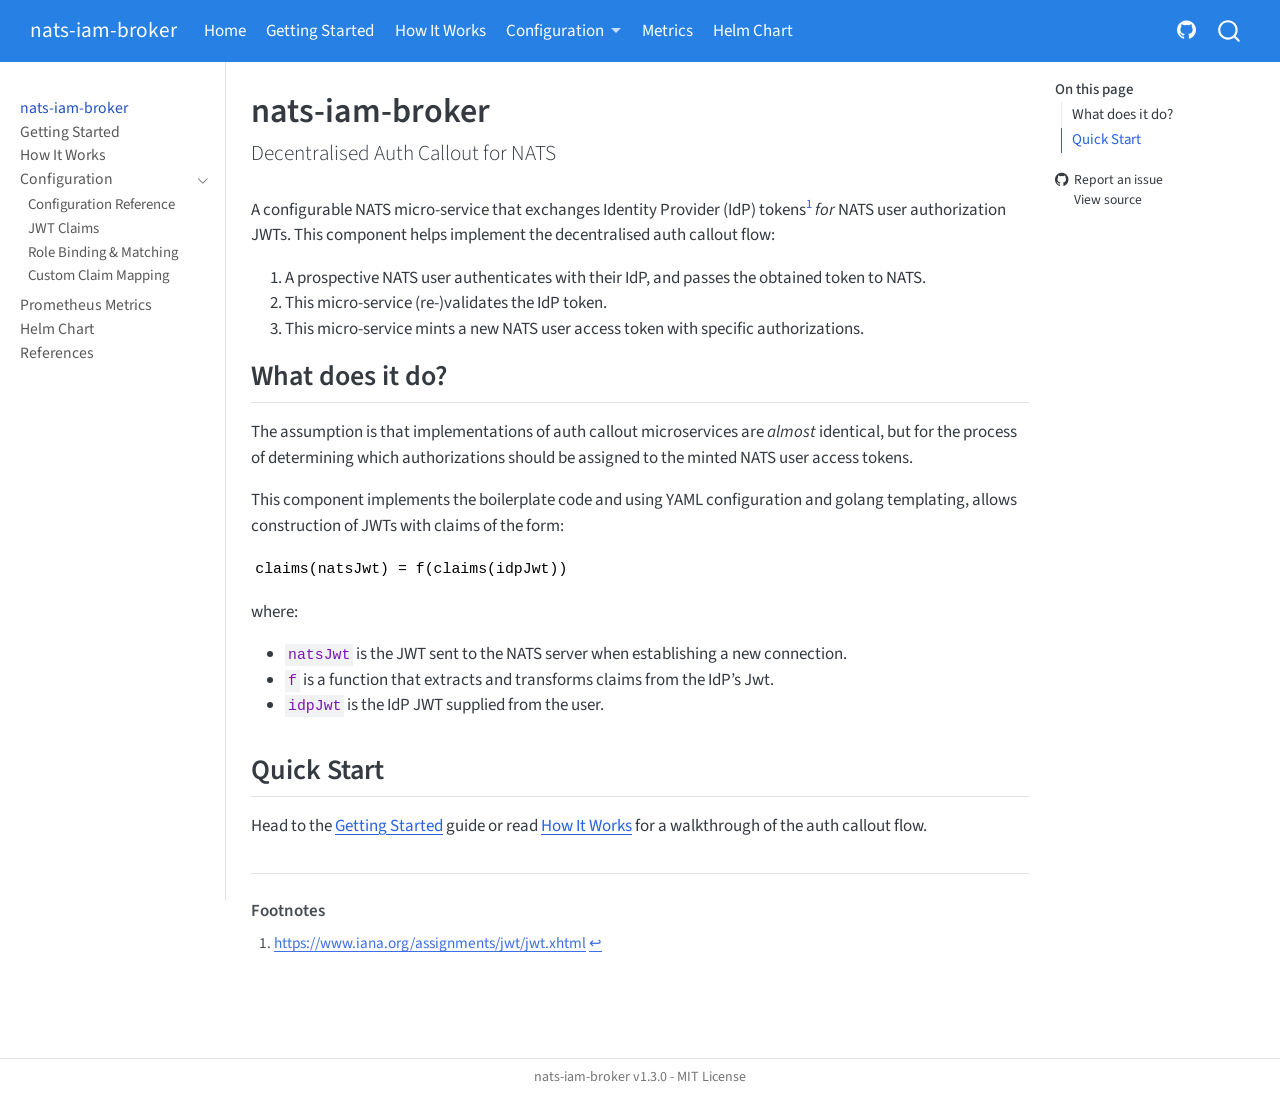
<file: index.html>
<!DOCTYPE html>
<html xmlns="http://www.w3.org/1999/xhtml" lang="en" xml:lang="en"><head>

<meta charset="utf-8">
<meta name="generator" content="quarto-1.9.37">

<meta name="viewport" content="width=device-width, initial-scale=1.0, user-scalable=yes">


<title>nats-iam-broker</title>
<style>
/* Default styles provided by pandoc.
** See https://pandoc.org/MANUAL.html#variables-for-html for config info.
*/
code{white-space: pre-wrap;}
span.smallcaps{font-variant: small-caps;}
div.columns{display: flex; gap: min(4vw, 1.5em);}
div.column{flex: auto; overflow-x: auto;}
div.hanging-indent{margin-left: 1.5em; text-indent: -1.5em;}
ul.task-list{list-style: none;}
ul.task-list li input[type="checkbox"] {
  width: 0.8em;
  margin: 0 0.8em 0.2em -1em; /* quarto-specific, see https://github.com/quarto-dev/quarto-cli/issues/4556 */ 
  vertical-align: middle;
}
</style>


<script src="site_libs/quarto-nav/quarto-nav.js"></script>
<script src="site_libs/quarto-nav/headroom.min.js"></script>
<script src="site_libs/clipboard/clipboard.min.js"></script>
<script src="site_libs/quarto-search/autocomplete.umd.js"></script>
<script src="site_libs/quarto-search/fuse.min.js"></script>
<script src="site_libs/quarto-search/quarto-search.js"></script>
<meta name="quarto:offset" content="./">
<script src="site_libs/quarto-html/quarto.js" type="module"></script>
<script src="site_libs/quarto-html/tabsets/tabsets.js" type="module"></script>
<script src="site_libs/quarto-html/popper.min.js"></script>
<script src="site_libs/quarto-html/tippy.umd.min.js"></script>
<script src="site_libs/quarto-html/anchor.min.js"></script>
<link href="site_libs/quarto-html/tippy.css" rel="stylesheet">
<link href="site_libs/quarto-html/quarto-syntax-highlighting-7f8f88aac4f3542376d5c11b86a4c14d.css" rel="stylesheet" id="quarto-text-highlighting-styles">
<script src="site_libs/bootstrap/bootstrap.min.js"></script>
<link href="site_libs/bootstrap/bootstrap-icons.css" rel="stylesheet">
<link href="site_libs/bootstrap/bootstrap-840aac0e753819e3ab1ae3d000c40c46.min.css" rel="stylesheet" append-hash="true" id="quarto-bootstrap" data-mode="light">
<script id="quarto-search-options" type="application/json">{
  "location": "navbar",
  "copy-button": false,
  "collapse-after": 3,
  "panel-placement": "end",
  "type": "overlay",
  "limit": 50,
  "keyboard-shortcut": [
    "f",
    "/",
    "s"
  ],
  "show-item-context": false,
  "language": {
    "search-no-results-text": "No results",
    "search-matching-documents-text": "matching documents",
    "search-copy-link-title": "Copy link to search",
    "search-hide-matches-text": "Hide additional matches",
    "search-more-match-text": "more match in this document",
    "search-more-matches-text": "more matches in this document",
    "search-clear-button-title": "Clear",
    "search-text-placeholder": "",
    "search-detached-cancel-button-title": "Cancel",
    "search-submit-button-title": "Submit",
    "search-label": "Search"
  }
}</script>


</head>

<body class="nav-sidebar docked nav-fixed quarto-light">

<div id="quarto-search-results"></div>
  <header id="quarto-header" class="headroom fixed-top">
    <nav class="navbar navbar-expand-lg " data-bs-theme="dark">
      <div class="navbar-container container-fluid">
      <div class="navbar-brand-container mx-auto">
    <a class="navbar-brand" href="./index.html">
    <span class="navbar-title">nats-iam-broker</span>
    </a>
  </div>
            <div id="quarto-search" class="" title="Search"></div>
          <button class="navbar-toggler" type="button" data-bs-toggle="collapse" data-bs-target="#navbarCollapse" aria-controls="navbarCollapse" role="menu" aria-expanded="false" aria-label="Toggle navigation" onclick="if (window.quartoToggleHeadroom) { window.quartoToggleHeadroom(); }">
  <span class="navbar-toggler-icon"></span>
</button>
          <div class="collapse navbar-collapse" id="navbarCollapse">
            <ul class="navbar-nav navbar-nav-scroll me-auto">
  <li class="nav-item">
    <a class="nav-link active" href="./index.html" aria-current="page"> 
<span class="menu-text">Home</span></a>
  </li>  
  <li class="nav-item">
    <a class="nav-link" href="./getting-started.html"> 
<span class="menu-text">Getting Started</span></a>
  </li>  
  <li class="nav-item">
    <a class="nav-link" href="./examples.html"> 
<span class="menu-text">How It Works</span></a>
  </li>  
  <li class="nav-item dropdown ">
    <a class="nav-link dropdown-toggle" href="#" id="nav-menu-configuration" role="link" data-bs-toggle="dropdown" aria-expanded="false">
 <span class="menu-text">Configuration</span>
    </a>
    <ul class="dropdown-menu" aria-labelledby="nav-menu-configuration">    
        <li>
    <a class="dropdown-item" href="./configuration.html">
 <span class="dropdown-text">Reference</span></a>
  </li>  
        <li>
    <a class="dropdown-item" href="./claims.html">
 <span class="dropdown-text">JWT Claims</span></a>
  </li>  
        <li>
    <a class="dropdown-item" href="./role-binding.html">
 <span class="dropdown-text">Role Binding &amp; Matching</span></a>
  </li>  
        <li>
    <a class="dropdown-item" href="./custom-claims.html">
 <span class="dropdown-text">Custom Claim Mapping</span></a>
  </li>  
    </ul>
  </li>
  <li class="nav-item">
    <a class="nav-link" href="./metrics.html"> 
<span class="menu-text">Metrics</span></a>
  </li>  
  <li class="nav-item">
    <a class="nav-link" href="./helm.html"> 
<span class="menu-text">Helm Chart</span></a>
  </li>  
</ul>
            <ul class="navbar-nav navbar-nav-scroll ms-auto">
  <li class="nav-item compact">
    <a class="nav-link" href="https://github.com/jr200-labs/nats-iam-broker"> <i class="bi bi-github" role="img">
</i> 
<span class="menu-text"></span></a>
  </li>  
</ul>
          </div> <!-- /navcollapse -->
            <div class="quarto-navbar-tools">
</div>
      </div> <!-- /container-fluid -->
    </nav>
  <nav class="quarto-secondary-nav">
    <div class="container-fluid d-flex">
      <button type="button" class="quarto-btn-toggle btn" data-bs-toggle="collapse" role="button" data-bs-target=".quarto-sidebar-collapse-item" aria-controls="quarto-sidebar" aria-expanded="false" aria-label="Toggle sidebar navigation" onclick="if (window.quartoToggleHeadroom) { window.quartoToggleHeadroom(); }">
        <i class="bi bi-layout-text-sidebar-reverse"></i>
      </button>
        <nav class="quarto-page-breadcrumbs" aria-label="breadcrumb"><ol class="breadcrumb"><li class="breadcrumb-item"><a href="./index.html">nats-iam-broker</a></li></ol></nav>
        <a class="flex-grow-1" role="navigation" data-bs-toggle="collapse" data-bs-target=".quarto-sidebar-collapse-item" aria-controls="quarto-sidebar" aria-expanded="false" aria-label="Toggle sidebar navigation" onclick="if (window.quartoToggleHeadroom) { window.quartoToggleHeadroom(); }">      
        </a>
    </div>
  </nav>
</header>
<!-- content -->
<div id="quarto-content" class="quarto-container page-columns page-rows-contents page-layout-article page-navbar">
<!-- sidebar -->
  <nav id="quarto-sidebar" class="sidebar collapse collapse-horizontal quarto-sidebar-collapse-item sidebar-navigation docked overflow-auto">
    <div class="sidebar-menu-container"> 
    <ul class="list-unstyled mt-1">
        <li class="sidebar-item">
  <div class="sidebar-item-container"> 
  <a href="./index.html" class="sidebar-item-text sidebar-link active">
 <span class="menu-text">nats-iam-broker</span></a>
  </div>
</li>
        <li class="sidebar-item">
  <div class="sidebar-item-container"> 
  <a href="./getting-started.html" class="sidebar-item-text sidebar-link">
 <span class="menu-text">Getting Started</span></a>
  </div>
</li>
        <li class="sidebar-item">
  <div class="sidebar-item-container"> 
  <a href="./examples.html" class="sidebar-item-text sidebar-link">
 <span class="menu-text">How It Works</span></a>
  </div>
</li>
        <li class="sidebar-item sidebar-item-section">
      <div class="sidebar-item-container"> 
            <a class="sidebar-item-text sidebar-link text-start" data-bs-toggle="collapse" data-bs-target="#quarto-sidebar-section-1" role="navigation" aria-expanded="true">
 <span class="menu-text">Configuration</span></a>
          <a class="sidebar-item-toggle text-start" data-bs-toggle="collapse" data-bs-target="#quarto-sidebar-section-1" role="navigation" aria-expanded="true" aria-label="Toggle section">
            <i class="bi bi-chevron-right ms-2"></i>
          </a> 
      </div>
      <ul id="quarto-sidebar-section-1" class="collapse list-unstyled sidebar-section depth1 show">  
          <li class="sidebar-item">
  <div class="sidebar-item-container"> 
  <a href="./configuration.html" class="sidebar-item-text sidebar-link">
 <span class="menu-text">Configuration Reference</span></a>
  </div>
</li>
          <li class="sidebar-item">
  <div class="sidebar-item-container"> 
  <a href="./claims.html" class="sidebar-item-text sidebar-link">
 <span class="menu-text">JWT Claims</span></a>
  </div>
</li>
          <li class="sidebar-item">
  <div class="sidebar-item-container"> 
  <a href="./role-binding.html" class="sidebar-item-text sidebar-link">
 <span class="menu-text">Role Binding &amp; Matching</span></a>
  </div>
</li>
          <li class="sidebar-item">
  <div class="sidebar-item-container"> 
  <a href="./custom-claims.html" class="sidebar-item-text sidebar-link">
 <span class="menu-text">Custom Claim Mapping</span></a>
  </div>
</li>
      </ul>
  </li>
        <li class="sidebar-item">
  <div class="sidebar-item-container"> 
  <a href="./metrics.html" class="sidebar-item-text sidebar-link">
 <span class="menu-text">Prometheus Metrics</span></a>
  </div>
</li>
        <li class="sidebar-item">
  <div class="sidebar-item-container"> 
  <a href="./helm.html" class="sidebar-item-text sidebar-link">
 <span class="menu-text">Helm Chart</span></a>
  </div>
</li>
        <li class="sidebar-item">
  <div class="sidebar-item-container"> 
  <a href="./references.html" class="sidebar-item-text sidebar-link">
 <span class="menu-text">References</span></a>
  </div>
</li>
    </ul>
    </div>
</nav>
<div id="quarto-sidebar-glass" class="quarto-sidebar-collapse-item" data-bs-toggle="collapse" data-bs-target=".quarto-sidebar-collapse-item"></div>
<!-- margin-sidebar -->
    <div id="quarto-margin-sidebar" class="sidebar margin-sidebar">
        <nav id="TOC" role="doc-toc" class="toc-active">
    <h2 id="toc-title">On this page</h2>
   
  <ul>
  <li><a href="#what-does-it-do" id="toc-what-does-it-do" class="nav-link active" data-scroll-target="#what-does-it-do">What does it do?</a></li>
  <li><a href="#quick-start" id="toc-quick-start" class="nav-link" data-scroll-target="#quick-start">Quick Start</a></li>
  </ul>
<div class="toc-actions"><ul><li><a href="https://github.com/jr200-labs/nats-iam-broker/issues/new" class="toc-action"><i class="bi bi-github"></i>Report an issue</a></li><li><a href="https://github.com/jr200-labs/nats-iam-broker/blob/main/index.qmd" class="toc-action"><i class="bi empty"></i>View source</a></li></ul></div></nav>
    </div>
<!-- main -->
<main class="content" id="quarto-document-content">

<header id="title-block-header" class="quarto-title-block default">
<div class="quarto-title">
<h1 class="title">nats-iam-broker</h1>
<p class="subtitle lead">Decentralised Auth Callout for NATS</p>
</div>



<div class="quarto-title-meta">

    
  
    
  </div>
  


</header>


<p>A configurable NATS micro-service that exchanges Identity Provider (IdP) tokens<a href="#fn1" class="footnote-ref" id="fnref1" role="doc-noteref"><sup>1</sup></a> <em>for</em> NATS user authorization JWTs. This component helps implement the decentralised auth callout flow:</p>
<ol type="1">
<li>A prospective NATS user authenticates with their IdP, and passes the obtained token to NATS.</li>
<li>This micro-service (re-)validates the IdP token.</li>
<li>This micro-service mints a new NATS user access token with specific authorizations.</li>
</ol>
<section id="what-does-it-do" class="level2">
<h2 class="anchored" data-anchor-id="what-does-it-do">What does it do?</h2>
<p>The assumption is that implementations of auth callout microservices are <em>almost</em> identical, but for the process of determining which authorizations should be assigned to the minted NATS user access tokens.</p>
<p>This component implements the boilerplate code and using YAML configuration and golang templating, allows construction of JWTs with claims of the form:</p>
<pre><code>claims(natsJwt) = f(claims(idpJwt))</code></pre>
<p>where:</p>
<ul>
<li><code>natsJwt</code> is the JWT sent to the NATS server when establishing a new connection.</li>
<li><code>f</code> is a function that extracts and transforms claims from the IdP’s Jwt.</li>
<li><code>idpJwt</code> is the IdP JWT supplied from the user.</li>
</ul>
</section>
<section id="quick-start" class="level2">
<h2 class="anchored" data-anchor-id="quick-start">Quick Start</h2>
<p>Head to the <a href="./getting-started.html">Getting Started</a> guide or read <a href="./examples.html">How It Works</a> for a walkthrough of the auth callout flow.</p>


</section>


<div id="quarto-appendix" class="default"><section id="footnotes" class="footnotes footnotes-end-of-document" role="doc-endnotes"><h2 class="anchored quarto-appendix-heading">Footnotes</h2>

<ol>
<li id="fn1"><p><a href="https://www.iana.org/assignments/jwt/jwt.xhtml" class="uri">https://www.iana.org/assignments/jwt/jwt.xhtml</a><a href="#fnref1" class="footnote-back" role="doc-backlink">↩︎</a></p></li>
</ol>
</section></div></main> <!-- /main -->
<script id="quarto-html-after-body" type="application/javascript">
  window.document.addEventListener("DOMContentLoaded", function (event) {
    const icon = "";
    const anchorJS = new window.AnchorJS();
    anchorJS.options = {
      placement: 'right',
      icon: icon
    };
    anchorJS.add('.anchored');
    const isCodeAnnotation = (el) => {
      for (const clz of el.classList) {
        if (clz.startsWith('code-annotation-')) {                     
          return true;
        }
      }
      return false;
    }
    const onCopySuccess = function(e) {
      // button target
      const button = e.trigger;
      // don't keep focus
      button.blur();
      // flash "checked"
      button.classList.add('code-copy-button-checked');
      var currentTitle = button.getAttribute("title");
      button.setAttribute("title", "Copied!");
      let tooltip;
      if (window.bootstrap) {
        button.setAttribute("data-bs-toggle", "tooltip");
        button.setAttribute("data-bs-placement", "left");
        button.setAttribute("data-bs-title", "Copied!");
        tooltip = new bootstrap.Tooltip(button, 
          { trigger: "manual", 
            customClass: "code-copy-button-tooltip",
            offset: [0, -8]});
        tooltip.show();    
      }
      setTimeout(function() {
        if (tooltip) {
          tooltip.hide();
          button.removeAttribute("data-bs-title");
          button.removeAttribute("data-bs-toggle");
          button.removeAttribute("data-bs-placement");
        }
        button.setAttribute("title", currentTitle);
        button.classList.remove('code-copy-button-checked');
      }, 1000);
      // clear code selection
      e.clearSelection();
    }
    const getTextToCopy = function(trigger) {
      const outerScaffold = trigger.parentElement.cloneNode(true);
      const codeEl = outerScaffold.querySelector('code');
      for (const childEl of codeEl.children) {
        if (isCodeAnnotation(childEl)) {
          childEl.remove();
        }
      }
      return codeEl.innerText;
    }
    const clipboard = new window.ClipboardJS('.code-copy-button:not([data-in-quarto-modal])', {
      text: getTextToCopy
    });
    clipboard.on('success', onCopySuccess);
    if (window.document.getElementById('quarto-embedded-source-code-modal')) {
      const clipboardModal = new window.ClipboardJS('.code-copy-button[data-in-quarto-modal]', {
        text: getTextToCopy,
        container: window.document.getElementById('quarto-embedded-source-code-modal')
      });
      clipboardModal.on('success', onCopySuccess);
    }
      var localhostRegex = new RegExp(/^(?:http|https):\/\/localhost\:?[0-9]*\//);
      var mailtoRegex = new RegExp(/^mailto:/);
        var filterRegex = new RegExp("https:\/\/jr200-labs\.github\.io\/nats-iam-broker\/");
      var isInternal = (href) => {
          return filterRegex.test(href) || localhostRegex.test(href) || mailtoRegex.test(href);
      }
      // Inspect non-navigation links and adorn them if external
     var links = window.document.querySelectorAll('a[href]:not(.nav-link):not(.navbar-brand):not(.toc-action):not(.sidebar-link):not(.sidebar-item-toggle):not(.pagination-link):not(.no-external):not([aria-hidden]):not(.dropdown-item):not(.quarto-navigation-tool):not(.about-link)');
      for (var i=0; i<links.length; i++) {
        const link = links[i];
        if (!isInternal(link.href)) {
          // undo the damage that might have been done by quarto-nav.js in the case of
          // links that we want to consider external
          if (link.dataset.originalHref !== undefined) {
            link.href = link.dataset.originalHref;
          }
        }
      }
    function tippyHover(el, contentFn, onTriggerFn, onUntriggerFn) {
      const config = {
        allowHTML: true,
        maxWidth: 500,
        delay: 100,
        arrow: false,
        appendTo: function(el) {
            return el.parentElement;
        },
        interactive: true,
        interactiveBorder: 10,
        theme: 'quarto',
        placement: 'bottom-start',
      };
      if (contentFn) {
        config.content = contentFn;
      }
      if (onTriggerFn) {
        config.onTrigger = onTriggerFn;
      }
      if (onUntriggerFn) {
        config.onUntrigger = onUntriggerFn;
      }
      window.tippy(el, config); 
    }
    const noterefs = window.document.querySelectorAll('a[role="doc-noteref"]');
    for (var i=0; i<noterefs.length; i++) {
      const ref = noterefs[i];
      tippyHover(ref, function() {
        // use id or data attribute instead here
        let href = ref.getAttribute('data-footnote-href') || ref.getAttribute('href');
        try { href = new URL(href).hash; } catch {}
        const id = href.replace(/^#\/?/, "");
        const note = window.document.getElementById(id);
        if (note) {
          return note.innerHTML;
        } else {
          return "";
        }
      });
    }
    const xrefs = window.document.querySelectorAll('a.quarto-xref');
    const processXRef = (id, note) => {
      // Strip column container classes
      const stripColumnClz = (el) => {
        el.classList.remove("page-full", "page-columns");
        if (el.children) {
          for (const child of el.children) {
            stripColumnClz(child);
          }
        }
      }
      stripColumnClz(note)
      if (id === null || id.startsWith('sec-')) {
        // Special case sections, only their first couple elements
        const container = document.createElement("div");
        if (note.children && note.children.length > 2) {
          container.appendChild(note.children[0].cloneNode(true));
          for (let i = 1; i < note.children.length; i++) {
            const child = note.children[i];
            if (child.tagName === "P" && child.innerText === "") {
              continue;
            } else {
              container.appendChild(child.cloneNode(true));
              break;
            }
          }
          if (window.Quarto?.typesetMath) {
            window.Quarto.typesetMath(container);
          }
          return container.innerHTML
        } else {
          if (window.Quarto?.typesetMath) {
            window.Quarto.typesetMath(note);
          }
          return note.innerHTML;
        }
      } else {
        // Remove any anchor links if they are present
        const anchorLink = note.querySelector('a.anchorjs-link');
        if (anchorLink) {
          anchorLink.remove();
        }
        if (window.Quarto?.typesetMath) {
          window.Quarto.typesetMath(note);
        }
        if (note.classList.contains("callout")) {
          return note.outerHTML;
        } else {
          return note.innerHTML;
        }
      }
    }
    for (var i=0; i<xrefs.length; i++) {
      const xref = xrefs[i];
      tippyHover(xref, undefined, function(instance) {
        instance.disable();
        let url = xref.getAttribute('href');
        let hash = undefined; 
        if (url.startsWith('#')) {
          hash = url;
        } else {
          try { hash = new URL(url).hash; } catch {}
        }
        if (hash) {
          const id = hash.replace(/^#\/?/, "");
          const note = window.document.getElementById(id);
          if (note !== null) {
            try {
              const html = processXRef(id, note.cloneNode(true));
              instance.setContent(html);
            } finally {
              instance.enable();
              instance.show();
            }
          } else {
            // See if we can fetch this
            fetch(url.split('#')[0])
            .then(res => res.text())
            .then(html => {
              const parser = new DOMParser();
              const htmlDoc = parser.parseFromString(html, "text/html");
              const note = htmlDoc.getElementById(id);
              if (note !== null) {
                const html = processXRef(id, note);
                instance.setContent(html);
              } 
            }).finally(() => {
              instance.enable();
              instance.show();
            });
          }
        } else {
          // See if we can fetch a full url (with no hash to target)
          // This is a special case and we should probably do some content thinning / targeting
          fetch(url)
          .then(res => res.text())
          .then(html => {
            const parser = new DOMParser();
            const htmlDoc = parser.parseFromString(html, "text/html");
            const note = htmlDoc.querySelector('main.content');
            if (note !== null) {
              // This should only happen for chapter cross references
              // (since there is no id in the URL)
              // remove the first header
              if (note.children.length > 0 && note.children[0].tagName === "HEADER") {
                note.children[0].remove();
              }
              const html = processXRef(null, note);
              instance.setContent(html);
            } 
          }).finally(() => {
            instance.enable();
            instance.show();
          });
        }
      }, function(instance) {
      });
    }
        let selectedAnnoteEl;
        const selectorForAnnotation = ( cell, annotation) => {
          let cellAttr = 'data-code-cell="' + cell + '"';
          let lineAttr = 'data-code-annotation="' +  annotation + '"';
          const selector = 'span[' + cellAttr + '][' + lineAttr + ']';
          return selector;
        }
        const selectCodeLines = (annoteEl) => {
          const doc = window.document;
          const targetCell = annoteEl.getAttribute("data-target-cell");
          const targetAnnotation = annoteEl.getAttribute("data-target-annotation");
          const annoteSpan = window.document.querySelector(selectorForAnnotation(targetCell, targetAnnotation));
          const lines = annoteSpan.getAttribute("data-code-lines").split(",");
          const lineIds = lines.map((line) => {
            return targetCell + "-" + line;
          })
          let top = null;
          let height = null;
          let parent = null;
          if (lineIds.length > 0) {
              //compute the position of the single el (top and bottom and make a div)
              const el = window.document.getElementById(lineIds[0]);
              top = el.offsetTop;
              height = el.offsetHeight;
              parent = el.parentElement.parentElement;
            if (lineIds.length > 1) {
              const lastEl = window.document.getElementById(lineIds[lineIds.length - 1]);
              const bottom = lastEl.offsetTop + lastEl.offsetHeight;
              height = bottom - top;
            }
            if (top !== null && height !== null && parent !== null) {
              // cook up a div (if necessary) and position it 
              let div = window.document.getElementById("code-annotation-line-highlight");
              if (div === null) {
                div = window.document.createElement("div");
                div.setAttribute("id", "code-annotation-line-highlight");
                div.style.position = 'absolute';
                parent.appendChild(div);
              }
              div.style.top = top - 2 + "px";
              div.style.height = height + 4 + "px";
              div.style.left = 0;
              let gutterDiv = window.document.getElementById("code-annotation-line-highlight-gutter");
              if (gutterDiv === null) {
                gutterDiv = window.document.createElement("div");
                gutterDiv.setAttribute("id", "code-annotation-line-highlight-gutter");
                gutterDiv.style.position = 'absolute';
                const codeCell = window.document.getElementById(targetCell);
                const gutter = codeCell.querySelector('.code-annotation-gutter');
                gutter.appendChild(gutterDiv);
              }
              gutterDiv.style.top = top - 2 + "px";
              gutterDiv.style.height = height + 4 + "px";
            }
            selectedAnnoteEl = annoteEl;
          }
        };
        const unselectCodeLines = () => {
          const elementsIds = ["code-annotation-line-highlight", "code-annotation-line-highlight-gutter"];
          elementsIds.forEach((elId) => {
            const div = window.document.getElementById(elId);
            if (div) {
              div.remove();
            }
          });
          selectedAnnoteEl = undefined;
        };
          // Handle positioning of the toggle
      window.addEventListener(
        "resize",
        throttle(() => {
          elRect = undefined;
          if (selectedAnnoteEl) {
            selectCodeLines(selectedAnnoteEl);
          }
        }, 10)
      );
      function throttle(fn, ms) {
      let throttle = false;
      let timer;
        return (...args) => {
          if(!throttle) { // first call gets through
              fn.apply(this, args);
              throttle = true;
          } else { // all the others get throttled
              if(timer) clearTimeout(timer); // cancel #2
              timer = setTimeout(() => {
                fn.apply(this, args);
                timer = throttle = false;
              }, ms);
          }
        };
      }
        // Attach click handler to the DT
        const annoteDls = window.document.querySelectorAll('dt[data-target-cell]');
        for (const annoteDlNode of annoteDls) {
          annoteDlNode.addEventListener('click', (event) => {
            const clickedEl = event.target;
            if (clickedEl !== selectedAnnoteEl) {
              unselectCodeLines();
              const activeEl = window.document.querySelector('dt[data-target-cell].code-annotation-active');
              if (activeEl) {
                activeEl.classList.remove('code-annotation-active');
              }
              selectCodeLines(clickedEl);
              clickedEl.classList.add('code-annotation-active');
            } else {
              // Unselect the line
              unselectCodeLines();
              clickedEl.classList.remove('code-annotation-active');
            }
          });
        }
    const findCites = (el) => {
      const parentEl = el.parentElement;
      if (parentEl) {
        const cites = parentEl.dataset.cites;
        if (cites) {
          return {
            el,
            cites: cites.split(' ')
          };
        } else {
          return findCites(el.parentElement)
        }
      } else {
        return undefined;
      }
    };
    var bibliorefs = window.document.querySelectorAll('a[role="doc-biblioref"]');
    for (var i=0; i<bibliorefs.length; i++) {
      const ref = bibliorefs[i];
      const citeInfo = findCites(ref);
      if (citeInfo) {
        tippyHover(citeInfo.el, function() {
          var popup = window.document.createElement('div');
          citeInfo.cites.forEach(function(cite) {
            var citeDiv = window.document.createElement('div');
            citeDiv.classList.add('hanging-indent');
            citeDiv.classList.add('csl-entry');
            var biblioDiv = window.document.getElementById('ref-' + cite);
            if (biblioDiv) {
              citeDiv.innerHTML = biblioDiv.innerHTML;
            }
            popup.appendChild(citeDiv);
          });
          return popup.innerHTML;
        });
      }
    }
  });
  </script>
</div> <!-- /content -->
<footer class="footer">
  <div class="nav-footer">
    <div class="nav-footer-left">
      &nbsp;
    </div>   
    <div class="nav-footer-center">
<p>nats-iam-broker v1.3.0 - MIT License</p>
<div class="toc-actions d-sm-block d-md-none"><ul><li><a href="https://github.com/jr200-labs/nats-iam-broker/issues/new" class="toc-action"><i class="bi bi-github"></i>Report an issue</a></li><li><a href="https://github.com/jr200-labs/nats-iam-broker/blob/main/index.qmd" class="toc-action"><i class="bi empty"></i>View source</a></li></ul></div></div>
    <div class="nav-footer-right">
      &nbsp;
    </div>
  </div>
</footer>




</body></html>
</file>
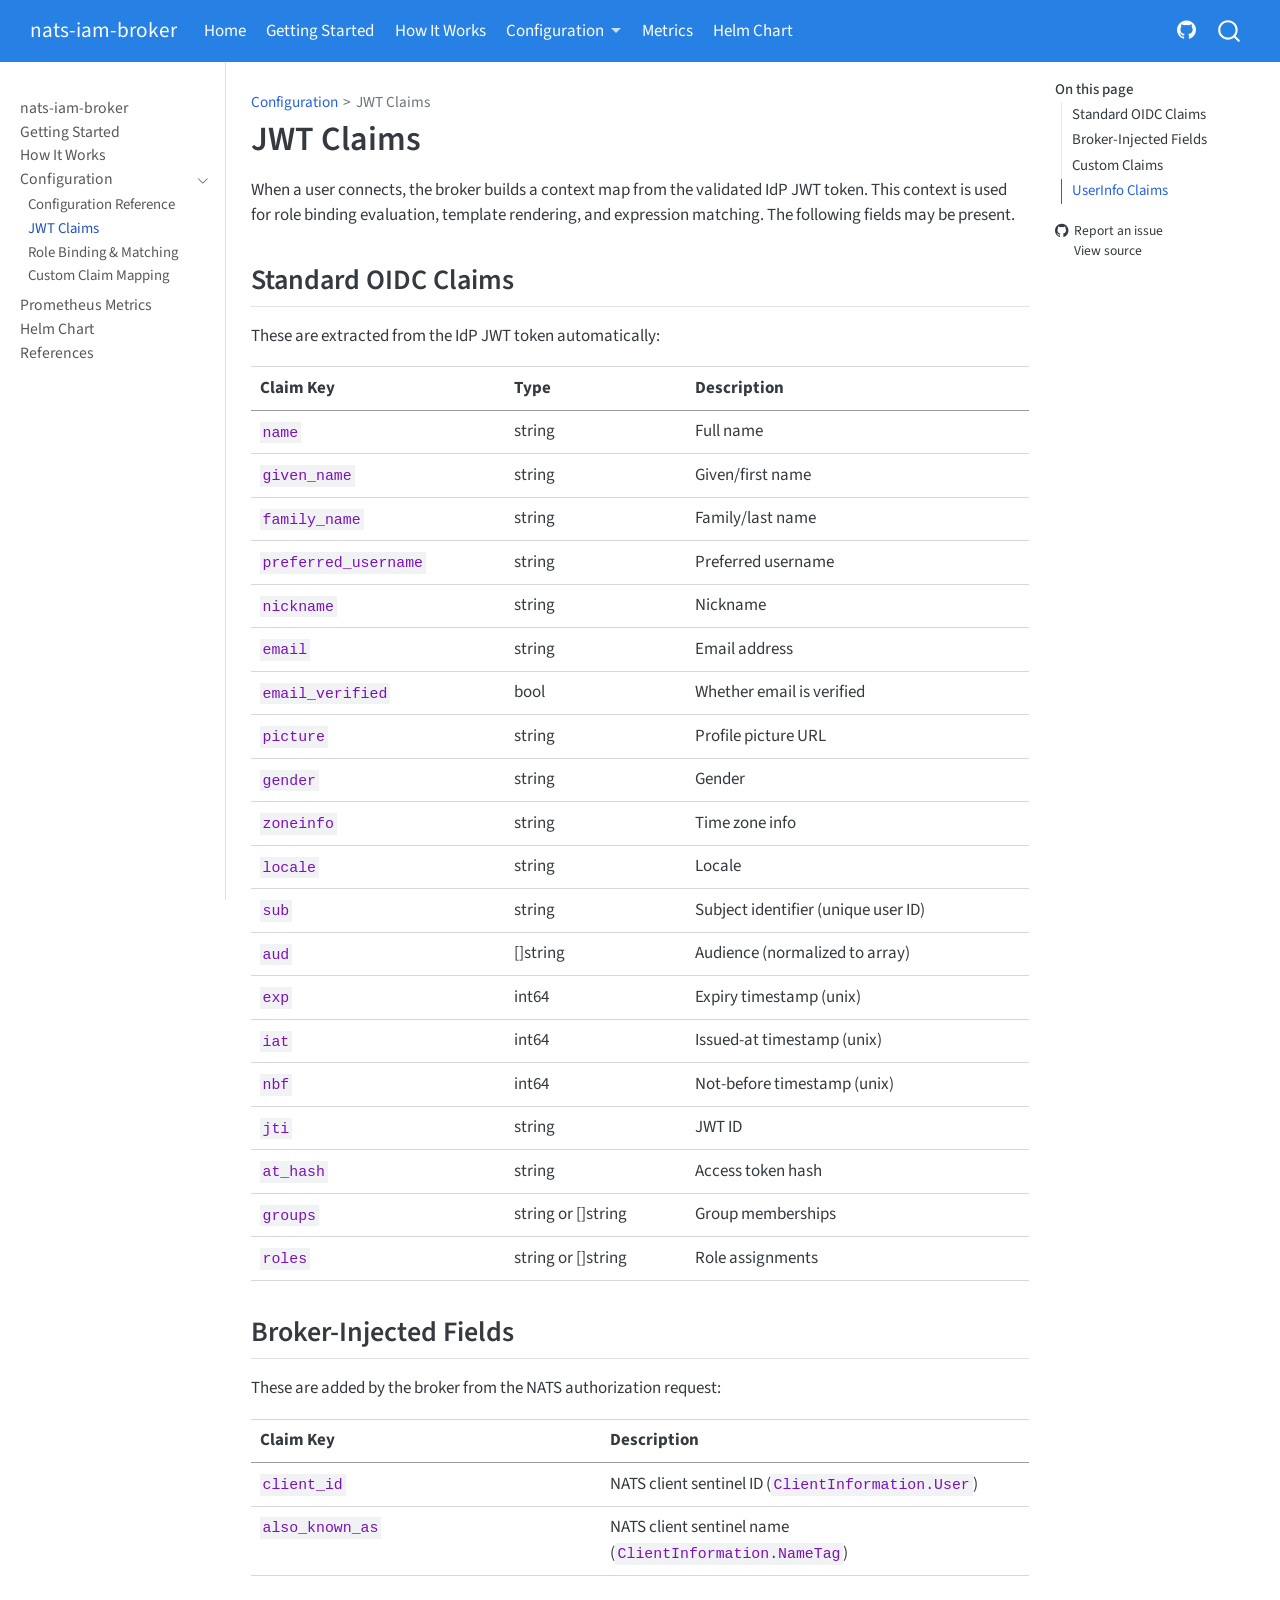
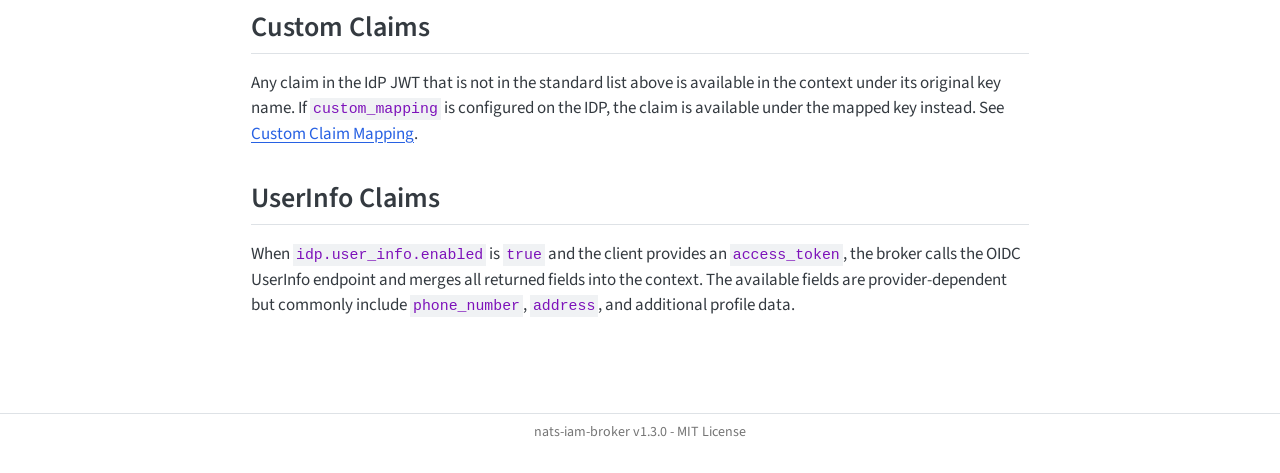
<file: claims.html>
<!DOCTYPE html>
<html xmlns="http://www.w3.org/1999/xhtml" lang="en" xml:lang="en"><head>

<meta charset="utf-8">
<meta name="generator" content="quarto-1.9.37">

<meta name="viewport" content="width=device-width, initial-scale=1.0, user-scalable=yes">


<title>JWT Claims – nats-iam-broker</title>
<style>
/* Default styles provided by pandoc.
** See https://pandoc.org/MANUAL.html#variables-for-html for config info.
*/
code{white-space: pre-wrap;}
span.smallcaps{font-variant: small-caps;}
div.columns{display: flex; gap: min(4vw, 1.5em);}
div.column{flex: auto; overflow-x: auto;}
div.hanging-indent{margin-left: 1.5em; text-indent: -1.5em;}
ul.task-list{list-style: none;}
ul.task-list li input[type="checkbox"] {
  width: 0.8em;
  margin: 0 0.8em 0.2em -1em; /* quarto-specific, see https://github.com/quarto-dev/quarto-cli/issues/4556 */ 
  vertical-align: middle;
}
</style>


<script src="site_libs/quarto-nav/quarto-nav.js"></script>
<script src="site_libs/quarto-nav/headroom.min.js"></script>
<script src="site_libs/clipboard/clipboard.min.js"></script>
<script src="site_libs/quarto-search/autocomplete.umd.js"></script>
<script src="site_libs/quarto-search/fuse.min.js"></script>
<script src="site_libs/quarto-search/quarto-search.js"></script>
<meta name="quarto:offset" content="./">
<script src="site_libs/quarto-html/quarto.js" type="module"></script>
<script src="site_libs/quarto-html/tabsets/tabsets.js" type="module"></script>
<script src="site_libs/quarto-html/popper.min.js"></script>
<script src="site_libs/quarto-html/tippy.umd.min.js"></script>
<script src="site_libs/quarto-html/anchor.min.js"></script>
<link href="site_libs/quarto-html/tippy.css" rel="stylesheet">
<link href="site_libs/quarto-html/quarto-syntax-highlighting-7f8f88aac4f3542376d5c11b86a4c14d.css" rel="stylesheet" id="quarto-text-highlighting-styles">
<script src="site_libs/bootstrap/bootstrap.min.js"></script>
<link href="site_libs/bootstrap/bootstrap-icons.css" rel="stylesheet">
<link href="site_libs/bootstrap/bootstrap-840aac0e753819e3ab1ae3d000c40c46.min.css" rel="stylesheet" append-hash="true" id="quarto-bootstrap" data-mode="light">
<script id="quarto-search-options" type="application/json">{
  "location": "navbar",
  "copy-button": false,
  "collapse-after": 3,
  "panel-placement": "end",
  "type": "overlay",
  "limit": 50,
  "keyboard-shortcut": [
    "f",
    "/",
    "s"
  ],
  "show-item-context": false,
  "language": {
    "search-no-results-text": "No results",
    "search-matching-documents-text": "matching documents",
    "search-copy-link-title": "Copy link to search",
    "search-hide-matches-text": "Hide additional matches",
    "search-more-match-text": "more match in this document",
    "search-more-matches-text": "more matches in this document",
    "search-clear-button-title": "Clear",
    "search-text-placeholder": "",
    "search-detached-cancel-button-title": "Cancel",
    "search-submit-button-title": "Submit",
    "search-label": "Search"
  }
}</script>


</head>

<body class="nav-sidebar docked nav-fixed quarto-light">

<div id="quarto-search-results"></div>
  <header id="quarto-header" class="headroom fixed-top">
    <nav class="navbar navbar-expand-lg " data-bs-theme="dark">
      <div class="navbar-container container-fluid">
      <div class="navbar-brand-container mx-auto">
    <a class="navbar-brand" href="./index.html">
    <span class="navbar-title">nats-iam-broker</span>
    </a>
  </div>
            <div id="quarto-search" class="" title="Search"></div>
          <button class="navbar-toggler" type="button" data-bs-toggle="collapse" data-bs-target="#navbarCollapse" aria-controls="navbarCollapse" role="menu" aria-expanded="false" aria-label="Toggle navigation" onclick="if (window.quartoToggleHeadroom) { window.quartoToggleHeadroom(); }">
  <span class="navbar-toggler-icon"></span>
</button>
          <div class="collapse navbar-collapse" id="navbarCollapse">
            <ul class="navbar-nav navbar-nav-scroll me-auto">
  <li class="nav-item">
    <a class="nav-link active" href="./index.html" aria-current="page"> 
<span class="menu-text">Home</span></a>
  </li>  
  <li class="nav-item">
    <a class="nav-link" href="./getting-started.html"> 
<span class="menu-text">Getting Started</span></a>
  </li>  
  <li class="nav-item">
    <a class="nav-link" href="./examples.html"> 
<span class="menu-text">How It Works</span></a>
  </li>  
  <li class="nav-item dropdown ">
    <a class="nav-link dropdown-toggle" href="#" id="nav-menu-configuration" role="link" data-bs-toggle="dropdown" aria-expanded="false">
 <span class="menu-text">Configuration</span>
    </a>
    <ul class="dropdown-menu" aria-labelledby="nav-menu-configuration">    
        <li>
    <a class="dropdown-item" href="./configuration.html">
 <span class="dropdown-text">Reference</span></a>
  </li>  
        <li>
    <a class="dropdown-item" href="./claims.html">
 <span class="dropdown-text">JWT Claims</span></a>
  </li>  
        <li>
    <a class="dropdown-item" href="./role-binding.html">
 <span class="dropdown-text">Role Binding &amp; Matching</span></a>
  </li>  
        <li>
    <a class="dropdown-item" href="./custom-claims.html">
 <span class="dropdown-text">Custom Claim Mapping</span></a>
  </li>  
    </ul>
  </li>
  <li class="nav-item">
    <a class="nav-link" href="./metrics.html"> 
<span class="menu-text">Metrics</span></a>
  </li>  
  <li class="nav-item">
    <a class="nav-link" href="./helm.html"> 
<span class="menu-text">Helm Chart</span></a>
  </li>  
</ul>
            <ul class="navbar-nav navbar-nav-scroll ms-auto">
  <li class="nav-item compact">
    <a class="nav-link" href="https://github.com/jr200-labs/nats-iam-broker"> <i class="bi bi-github" role="img">
</i> 
<span class="menu-text"></span></a>
  </li>  
</ul>
          </div> <!-- /navcollapse -->
            <div class="quarto-navbar-tools">
</div>
      </div> <!-- /container-fluid -->
    </nav>
  <nav class="quarto-secondary-nav">
    <div class="container-fluid d-flex">
      <button type="button" class="quarto-btn-toggle btn" data-bs-toggle="collapse" role="button" data-bs-target=".quarto-sidebar-collapse-item" aria-controls="quarto-sidebar" aria-expanded="false" aria-label="Toggle sidebar navigation" onclick="if (window.quartoToggleHeadroom) { window.quartoToggleHeadroom(); }">
        <i class="bi bi-layout-text-sidebar-reverse"></i>
      </button>
        <nav class="quarto-page-breadcrumbs" aria-label="breadcrumb"><ol class="breadcrumb"><li class="breadcrumb-item"><a href="./configuration.html">Configuration</a></li><li class="breadcrumb-item"><a href="./claims.html">JWT Claims</a></li></ol></nav>
        <a class="flex-grow-1" role="navigation" data-bs-toggle="collapse" data-bs-target=".quarto-sidebar-collapse-item" aria-controls="quarto-sidebar" aria-expanded="false" aria-label="Toggle sidebar navigation" onclick="if (window.quartoToggleHeadroom) { window.quartoToggleHeadroom(); }">      
        </a>
    </div>
  </nav>
</header>
<!-- content -->
<div id="quarto-content" class="quarto-container page-columns page-rows-contents page-layout-article page-navbar">
<!-- sidebar -->
  <nav id="quarto-sidebar" class="sidebar collapse collapse-horizontal quarto-sidebar-collapse-item sidebar-navigation docked overflow-auto">
    <div class="sidebar-menu-container"> 
    <ul class="list-unstyled mt-1">
        <li class="sidebar-item">
  <div class="sidebar-item-container"> 
  <a href="./index.html" class="sidebar-item-text sidebar-link">
 <span class="menu-text">nats-iam-broker</span></a>
  </div>
</li>
        <li class="sidebar-item">
  <div class="sidebar-item-container"> 
  <a href="./getting-started.html" class="sidebar-item-text sidebar-link">
 <span class="menu-text">Getting Started</span></a>
  </div>
</li>
        <li class="sidebar-item">
  <div class="sidebar-item-container"> 
  <a href="./examples.html" class="sidebar-item-text sidebar-link">
 <span class="menu-text">How It Works</span></a>
  </div>
</li>
        <li class="sidebar-item sidebar-item-section">
      <div class="sidebar-item-container"> 
            <a class="sidebar-item-text sidebar-link text-start" data-bs-toggle="collapse" data-bs-target="#quarto-sidebar-section-1" role="navigation" aria-expanded="true">
 <span class="menu-text">Configuration</span></a>
          <a class="sidebar-item-toggle text-start" data-bs-toggle="collapse" data-bs-target="#quarto-sidebar-section-1" role="navigation" aria-expanded="true" aria-label="Toggle section">
            <i class="bi bi-chevron-right ms-2"></i>
          </a> 
      </div>
      <ul id="quarto-sidebar-section-1" class="collapse list-unstyled sidebar-section depth1 show">  
          <li class="sidebar-item">
  <div class="sidebar-item-container"> 
  <a href="./configuration.html" class="sidebar-item-text sidebar-link">
 <span class="menu-text">Configuration Reference</span></a>
  </div>
</li>
          <li class="sidebar-item">
  <div class="sidebar-item-container"> 
  <a href="./claims.html" class="sidebar-item-text sidebar-link active">
 <span class="menu-text">JWT Claims</span></a>
  </div>
</li>
          <li class="sidebar-item">
  <div class="sidebar-item-container"> 
  <a href="./role-binding.html" class="sidebar-item-text sidebar-link">
 <span class="menu-text">Role Binding &amp; Matching</span></a>
  </div>
</li>
          <li class="sidebar-item">
  <div class="sidebar-item-container"> 
  <a href="./custom-claims.html" class="sidebar-item-text sidebar-link">
 <span class="menu-text">Custom Claim Mapping</span></a>
  </div>
</li>
      </ul>
  </li>
        <li class="sidebar-item">
  <div class="sidebar-item-container"> 
  <a href="./metrics.html" class="sidebar-item-text sidebar-link">
 <span class="menu-text">Prometheus Metrics</span></a>
  </div>
</li>
        <li class="sidebar-item">
  <div class="sidebar-item-container"> 
  <a href="./helm.html" class="sidebar-item-text sidebar-link">
 <span class="menu-text">Helm Chart</span></a>
  </div>
</li>
        <li class="sidebar-item">
  <div class="sidebar-item-container"> 
  <a href="./references.html" class="sidebar-item-text sidebar-link">
 <span class="menu-text">References</span></a>
  </div>
</li>
    </ul>
    </div>
</nav>
<div id="quarto-sidebar-glass" class="quarto-sidebar-collapse-item" data-bs-toggle="collapse" data-bs-target=".quarto-sidebar-collapse-item"></div>
<!-- margin-sidebar -->
    <div id="quarto-margin-sidebar" class="sidebar margin-sidebar">
        <nav id="TOC" role="doc-toc" class="toc-active">
    <h2 id="toc-title">On this page</h2>
   
  <ul>
  <li><a href="#standard-oidc-claims" id="toc-standard-oidc-claims" class="nav-link active" data-scroll-target="#standard-oidc-claims">Standard OIDC Claims</a></li>
  <li><a href="#broker-injected-fields" id="toc-broker-injected-fields" class="nav-link" data-scroll-target="#broker-injected-fields">Broker-Injected Fields</a></li>
  <li><a href="#custom-claims" id="toc-custom-claims" class="nav-link" data-scroll-target="#custom-claims">Custom Claims</a></li>
  <li><a href="#userinfo-claims" id="toc-userinfo-claims" class="nav-link" data-scroll-target="#userinfo-claims">UserInfo Claims</a></li>
  </ul>
<div class="toc-actions"><ul><li><a href="https://github.com/jr200-labs/nats-iam-broker/issues/new" class="toc-action"><i class="bi bi-github"></i>Report an issue</a></li><li><a href="https://github.com/jr200-labs/nats-iam-broker/blob/main/claims.qmd" class="toc-action"><i class="bi empty"></i>View source</a></li></ul></div></nav>
    </div>
<!-- main -->
<main class="content" id="quarto-document-content">

<header id="title-block-header" class="quarto-title-block default"><nav class="quarto-page-breadcrumbs quarto-title-breadcrumbs d-none d-lg-block" aria-label="breadcrumb"><ol class="breadcrumb"><li class="breadcrumb-item"><a href="./configuration.html">Configuration</a></li><li class="breadcrumb-item"><a href="./claims.html">JWT Claims</a></li></ol></nav>
<div class="quarto-title">
<h1 class="title">JWT Claims</h1>
</div>



<div class="quarto-title-meta">

    
  
    
  </div>
  


</header>


<p>When a user connects, the broker builds a context map from the validated IdP JWT token. This context is used for role binding evaluation, template rendering, and expression matching. The following fields may be present.</p>
<section id="standard-oidc-claims" class="level2">
<h2 class="anchored" data-anchor-id="standard-oidc-claims">Standard OIDC Claims</h2>
<p>These are extracted from the IdP JWT token automatically:</p>
<table class="caption-top table">
<thead>
<tr class="header">
<th>Claim Key</th>
<th>Type</th>
<th>Description</th>
</tr>
</thead>
<tbody>
<tr class="odd">
<td><code>name</code></td>
<td>string</td>
<td>Full name</td>
</tr>
<tr class="even">
<td><code>given_name</code></td>
<td>string</td>
<td>Given/first name</td>
</tr>
<tr class="odd">
<td><code>family_name</code></td>
<td>string</td>
<td>Family/last name</td>
</tr>
<tr class="even">
<td><code>preferred_username</code></td>
<td>string</td>
<td>Preferred username</td>
</tr>
<tr class="odd">
<td><code>nickname</code></td>
<td>string</td>
<td>Nickname</td>
</tr>
<tr class="even">
<td><code>email</code></td>
<td>string</td>
<td>Email address</td>
</tr>
<tr class="odd">
<td><code>email_verified</code></td>
<td>bool</td>
<td>Whether email is verified</td>
</tr>
<tr class="even">
<td><code>picture</code></td>
<td>string</td>
<td>Profile picture URL</td>
</tr>
<tr class="odd">
<td><code>gender</code></td>
<td>string</td>
<td>Gender</td>
</tr>
<tr class="even">
<td><code>zoneinfo</code></td>
<td>string</td>
<td>Time zone info</td>
</tr>
<tr class="odd">
<td><code>locale</code></td>
<td>string</td>
<td>Locale</td>
</tr>
<tr class="even">
<td><code>sub</code></td>
<td>string</td>
<td>Subject identifier (unique user ID)</td>
</tr>
<tr class="odd">
<td><code>aud</code></td>
<td>[]string</td>
<td>Audience (normalized to array)</td>
</tr>
<tr class="even">
<td><code>exp</code></td>
<td>int64</td>
<td>Expiry timestamp (unix)</td>
</tr>
<tr class="odd">
<td><code>iat</code></td>
<td>int64</td>
<td>Issued-at timestamp (unix)</td>
</tr>
<tr class="even">
<td><code>nbf</code></td>
<td>int64</td>
<td>Not-before timestamp (unix)</td>
</tr>
<tr class="odd">
<td><code>jti</code></td>
<td>string</td>
<td>JWT ID</td>
</tr>
<tr class="even">
<td><code>at_hash</code></td>
<td>string</td>
<td>Access token hash</td>
</tr>
<tr class="odd">
<td><code>groups</code></td>
<td>string or []string</td>
<td>Group memberships</td>
</tr>
<tr class="even">
<td><code>roles</code></td>
<td>string or []string</td>
<td>Role assignments</td>
</tr>
</tbody>
</table>
</section>
<section id="broker-injected-fields" class="level2">
<h2 class="anchored" data-anchor-id="broker-injected-fields">Broker-Injected Fields</h2>
<p>These are added by the broker from the NATS authorization request:</p>
<table class="caption-top table">
<colgroup>
<col style="width: 45%">
<col style="width: 55%">
</colgroup>
<thead>
<tr class="header">
<th>Claim Key</th>
<th>Description</th>
</tr>
</thead>
<tbody>
<tr class="odd">
<td><code>client_id</code></td>
<td>NATS client sentinel ID (<code>ClientInformation.User</code>)</td>
</tr>
<tr class="even">
<td><code>also_known_as</code></td>
<td>NATS client sentinel name (<code>ClientInformation.NameTag</code>)</td>
</tr>
</tbody>
</table>
</section>
<section id="custom-claims" class="level2">
<h2 class="anchored" data-anchor-id="custom-claims">Custom Claims</h2>
<p>Any claim in the IdP JWT that is not in the standard list above is available in the context under its original key name. If <code>custom_mapping</code> is configured on the IDP, the claim is available under the mapped key instead. See <a href="./custom-claims.html">Custom Claim Mapping</a>.</p>
</section>
<section id="userinfo-claims" class="level2">
<h2 class="anchored" data-anchor-id="userinfo-claims">UserInfo Claims</h2>
<p>When <code>idp.user_info.enabled</code> is <code>true</code> and the client provides an <code>access_token</code>, the broker calls the OIDC UserInfo endpoint and merges all returned fields into the context. The available fields are provider-dependent but commonly include <code>phone_number</code>, <code>address</code>, and additional profile data.</p>


</section>

</main> <!-- /main -->
<script id="quarto-html-after-body" type="application/javascript">
  window.document.addEventListener("DOMContentLoaded", function (event) {
    const icon = "";
    const anchorJS = new window.AnchorJS();
    anchorJS.options = {
      placement: 'right',
      icon: icon
    };
    anchorJS.add('.anchored');
    const isCodeAnnotation = (el) => {
      for (const clz of el.classList) {
        if (clz.startsWith('code-annotation-')) {                     
          return true;
        }
      }
      return false;
    }
    const onCopySuccess = function(e) {
      // button target
      const button = e.trigger;
      // don't keep focus
      button.blur();
      // flash "checked"
      button.classList.add('code-copy-button-checked');
      var currentTitle = button.getAttribute("title");
      button.setAttribute("title", "Copied!");
      let tooltip;
      if (window.bootstrap) {
        button.setAttribute("data-bs-toggle", "tooltip");
        button.setAttribute("data-bs-placement", "left");
        button.setAttribute("data-bs-title", "Copied!");
        tooltip = new bootstrap.Tooltip(button, 
          { trigger: "manual", 
            customClass: "code-copy-button-tooltip",
            offset: [0, -8]});
        tooltip.show();    
      }
      setTimeout(function() {
        if (tooltip) {
          tooltip.hide();
          button.removeAttribute("data-bs-title");
          button.removeAttribute("data-bs-toggle");
          button.removeAttribute("data-bs-placement");
        }
        button.setAttribute("title", currentTitle);
        button.classList.remove('code-copy-button-checked');
      }, 1000);
      // clear code selection
      e.clearSelection();
    }
    const getTextToCopy = function(trigger) {
      const outerScaffold = trigger.parentElement.cloneNode(true);
      const codeEl = outerScaffold.querySelector('code');
      for (const childEl of codeEl.children) {
        if (isCodeAnnotation(childEl)) {
          childEl.remove();
        }
      }
      return codeEl.innerText;
    }
    const clipboard = new window.ClipboardJS('.code-copy-button:not([data-in-quarto-modal])', {
      text: getTextToCopy
    });
    clipboard.on('success', onCopySuccess);
    if (window.document.getElementById('quarto-embedded-source-code-modal')) {
      const clipboardModal = new window.ClipboardJS('.code-copy-button[data-in-quarto-modal]', {
        text: getTextToCopy,
        container: window.document.getElementById('quarto-embedded-source-code-modal')
      });
      clipboardModal.on('success', onCopySuccess);
    }
      var localhostRegex = new RegExp(/^(?:http|https):\/\/localhost\:?[0-9]*\//);
      var mailtoRegex = new RegExp(/^mailto:/);
        var filterRegex = new RegExp("https:\/\/jr200-labs\.github\.io\/nats-iam-broker\/");
      var isInternal = (href) => {
          return filterRegex.test(href) || localhostRegex.test(href) || mailtoRegex.test(href);
      }
      // Inspect non-navigation links and adorn them if external
     var links = window.document.querySelectorAll('a[href]:not(.nav-link):not(.navbar-brand):not(.toc-action):not(.sidebar-link):not(.sidebar-item-toggle):not(.pagination-link):not(.no-external):not([aria-hidden]):not(.dropdown-item):not(.quarto-navigation-tool):not(.about-link)');
      for (var i=0; i<links.length; i++) {
        const link = links[i];
        if (!isInternal(link.href)) {
          // undo the damage that might have been done by quarto-nav.js in the case of
          // links that we want to consider external
          if (link.dataset.originalHref !== undefined) {
            link.href = link.dataset.originalHref;
          }
        }
      }
    function tippyHover(el, contentFn, onTriggerFn, onUntriggerFn) {
      const config = {
        allowHTML: true,
        maxWidth: 500,
        delay: 100,
        arrow: false,
        appendTo: function(el) {
            return el.parentElement;
        },
        interactive: true,
        interactiveBorder: 10,
        theme: 'quarto',
        placement: 'bottom-start',
      };
      if (contentFn) {
        config.content = contentFn;
      }
      if (onTriggerFn) {
        config.onTrigger = onTriggerFn;
      }
      if (onUntriggerFn) {
        config.onUntrigger = onUntriggerFn;
      }
      window.tippy(el, config); 
    }
    const noterefs = window.document.querySelectorAll('a[role="doc-noteref"]');
    for (var i=0; i<noterefs.length; i++) {
      const ref = noterefs[i];
      tippyHover(ref, function() {
        // use id or data attribute instead here
        let href = ref.getAttribute('data-footnote-href') || ref.getAttribute('href');
        try { href = new URL(href).hash; } catch {}
        const id = href.replace(/^#\/?/, "");
        const note = window.document.getElementById(id);
        if (note) {
          return note.innerHTML;
        } else {
          return "";
        }
      });
    }
    const xrefs = window.document.querySelectorAll('a.quarto-xref');
    const processXRef = (id, note) => {
      // Strip column container classes
      const stripColumnClz = (el) => {
        el.classList.remove("page-full", "page-columns");
        if (el.children) {
          for (const child of el.children) {
            stripColumnClz(child);
          }
        }
      }
      stripColumnClz(note)
      if (id === null || id.startsWith('sec-')) {
        // Special case sections, only their first couple elements
        const container = document.createElement("div");
        if (note.children && note.children.length > 2) {
          container.appendChild(note.children[0].cloneNode(true));
          for (let i = 1; i < note.children.length; i++) {
            const child = note.children[i];
            if (child.tagName === "P" && child.innerText === "") {
              continue;
            } else {
              container.appendChild(child.cloneNode(true));
              break;
            }
          }
          if (window.Quarto?.typesetMath) {
            window.Quarto.typesetMath(container);
          }
          return container.innerHTML
        } else {
          if (window.Quarto?.typesetMath) {
            window.Quarto.typesetMath(note);
          }
          return note.innerHTML;
        }
      } else {
        // Remove any anchor links if they are present
        const anchorLink = note.querySelector('a.anchorjs-link');
        if (anchorLink) {
          anchorLink.remove();
        }
        if (window.Quarto?.typesetMath) {
          window.Quarto.typesetMath(note);
        }
        if (note.classList.contains("callout")) {
          return note.outerHTML;
        } else {
          return note.innerHTML;
        }
      }
    }
    for (var i=0; i<xrefs.length; i++) {
      const xref = xrefs[i];
      tippyHover(xref, undefined, function(instance) {
        instance.disable();
        let url = xref.getAttribute('href');
        let hash = undefined; 
        if (url.startsWith('#')) {
          hash = url;
        } else {
          try { hash = new URL(url).hash; } catch {}
        }
        if (hash) {
          const id = hash.replace(/^#\/?/, "");
          const note = window.document.getElementById(id);
          if (note !== null) {
            try {
              const html = processXRef(id, note.cloneNode(true));
              instance.setContent(html);
            } finally {
              instance.enable();
              instance.show();
            }
          } else {
            // See if we can fetch this
            fetch(url.split('#')[0])
            .then(res => res.text())
            .then(html => {
              const parser = new DOMParser();
              const htmlDoc = parser.parseFromString(html, "text/html");
              const note = htmlDoc.getElementById(id);
              if (note !== null) {
                const html = processXRef(id, note);
                instance.setContent(html);
              } 
            }).finally(() => {
              instance.enable();
              instance.show();
            });
          }
        } else {
          // See if we can fetch a full url (with no hash to target)
          // This is a special case and we should probably do some content thinning / targeting
          fetch(url)
          .then(res => res.text())
          .then(html => {
            const parser = new DOMParser();
            const htmlDoc = parser.parseFromString(html, "text/html");
            const note = htmlDoc.querySelector('main.content');
            if (note !== null) {
              // This should only happen for chapter cross references
              // (since there is no id in the URL)
              // remove the first header
              if (note.children.length > 0 && note.children[0].tagName === "HEADER") {
                note.children[0].remove();
              }
              const html = processXRef(null, note);
              instance.setContent(html);
            } 
          }).finally(() => {
            instance.enable();
            instance.show();
          });
        }
      }, function(instance) {
      });
    }
        let selectedAnnoteEl;
        const selectorForAnnotation = ( cell, annotation) => {
          let cellAttr = 'data-code-cell="' + cell + '"';
          let lineAttr = 'data-code-annotation="' +  annotation + '"';
          const selector = 'span[' + cellAttr + '][' + lineAttr + ']';
          return selector;
        }
        const selectCodeLines = (annoteEl) => {
          const doc = window.document;
          const targetCell = annoteEl.getAttribute("data-target-cell");
          const targetAnnotation = annoteEl.getAttribute("data-target-annotation");
          const annoteSpan = window.document.querySelector(selectorForAnnotation(targetCell, targetAnnotation));
          const lines = annoteSpan.getAttribute("data-code-lines").split(",");
          const lineIds = lines.map((line) => {
            return targetCell + "-" + line;
          })
          let top = null;
          let height = null;
          let parent = null;
          if (lineIds.length > 0) {
              //compute the position of the single el (top and bottom and make a div)
              const el = window.document.getElementById(lineIds[0]);
              top = el.offsetTop;
              height = el.offsetHeight;
              parent = el.parentElement.parentElement;
            if (lineIds.length > 1) {
              const lastEl = window.document.getElementById(lineIds[lineIds.length - 1]);
              const bottom = lastEl.offsetTop + lastEl.offsetHeight;
              height = bottom - top;
            }
            if (top !== null && height !== null && parent !== null) {
              // cook up a div (if necessary) and position it 
              let div = window.document.getElementById("code-annotation-line-highlight");
              if (div === null) {
                div = window.document.createElement("div");
                div.setAttribute("id", "code-annotation-line-highlight");
                div.style.position = 'absolute';
                parent.appendChild(div);
              }
              div.style.top = top - 2 + "px";
              div.style.height = height + 4 + "px";
              div.style.left = 0;
              let gutterDiv = window.document.getElementById("code-annotation-line-highlight-gutter");
              if (gutterDiv === null) {
                gutterDiv = window.document.createElement("div");
                gutterDiv.setAttribute("id", "code-annotation-line-highlight-gutter");
                gutterDiv.style.position = 'absolute';
                const codeCell = window.document.getElementById(targetCell);
                const gutter = codeCell.querySelector('.code-annotation-gutter');
                gutter.appendChild(gutterDiv);
              }
              gutterDiv.style.top = top - 2 + "px";
              gutterDiv.style.height = height + 4 + "px";
            }
            selectedAnnoteEl = annoteEl;
          }
        };
        const unselectCodeLines = () => {
          const elementsIds = ["code-annotation-line-highlight", "code-annotation-line-highlight-gutter"];
          elementsIds.forEach((elId) => {
            const div = window.document.getElementById(elId);
            if (div) {
              div.remove();
            }
          });
          selectedAnnoteEl = undefined;
        };
          // Handle positioning of the toggle
      window.addEventListener(
        "resize",
        throttle(() => {
          elRect = undefined;
          if (selectedAnnoteEl) {
            selectCodeLines(selectedAnnoteEl);
          }
        }, 10)
      );
      function throttle(fn, ms) {
      let throttle = false;
      let timer;
        return (...args) => {
          if(!throttle) { // first call gets through
              fn.apply(this, args);
              throttle = true;
          } else { // all the others get throttled
              if(timer) clearTimeout(timer); // cancel #2
              timer = setTimeout(() => {
                fn.apply(this, args);
                timer = throttle = false;
              }, ms);
          }
        };
      }
        // Attach click handler to the DT
        const annoteDls = window.document.querySelectorAll('dt[data-target-cell]');
        for (const annoteDlNode of annoteDls) {
          annoteDlNode.addEventListener('click', (event) => {
            const clickedEl = event.target;
            if (clickedEl !== selectedAnnoteEl) {
              unselectCodeLines();
              const activeEl = window.document.querySelector('dt[data-target-cell].code-annotation-active');
              if (activeEl) {
                activeEl.classList.remove('code-annotation-active');
              }
              selectCodeLines(clickedEl);
              clickedEl.classList.add('code-annotation-active');
            } else {
              // Unselect the line
              unselectCodeLines();
              clickedEl.classList.remove('code-annotation-active');
            }
          });
        }
    const findCites = (el) => {
      const parentEl = el.parentElement;
      if (parentEl) {
        const cites = parentEl.dataset.cites;
        if (cites) {
          return {
            el,
            cites: cites.split(' ')
          };
        } else {
          return findCites(el.parentElement)
        }
      } else {
        return undefined;
      }
    };
    var bibliorefs = window.document.querySelectorAll('a[role="doc-biblioref"]');
    for (var i=0; i<bibliorefs.length; i++) {
      const ref = bibliorefs[i];
      const citeInfo = findCites(ref);
      if (citeInfo) {
        tippyHover(citeInfo.el, function() {
          var popup = window.document.createElement('div');
          citeInfo.cites.forEach(function(cite) {
            var citeDiv = window.document.createElement('div');
            citeDiv.classList.add('hanging-indent');
            citeDiv.classList.add('csl-entry');
            var biblioDiv = window.document.getElementById('ref-' + cite);
            if (biblioDiv) {
              citeDiv.innerHTML = biblioDiv.innerHTML;
            }
            popup.appendChild(citeDiv);
          });
          return popup.innerHTML;
        });
      }
    }
  });
  </script>
</div> <!-- /content -->
<footer class="footer">
  <div class="nav-footer">
    <div class="nav-footer-left">
      &nbsp;
    </div>   
    <div class="nav-footer-center">
<p>nats-iam-broker v1.3.0 - MIT License</p>
<div class="toc-actions d-sm-block d-md-none"><ul><li><a href="https://github.com/jr200-labs/nats-iam-broker/issues/new" class="toc-action"><i class="bi bi-github"></i>Report an issue</a></li><li><a href="https://github.com/jr200-labs/nats-iam-broker/blob/main/claims.qmd" class="toc-action"><i class="bi empty"></i>View source</a></li></ul></div></div>
    <div class="nav-footer-right">
      &nbsp;
    </div>
  </div>
</footer>




</body></html>
</file>
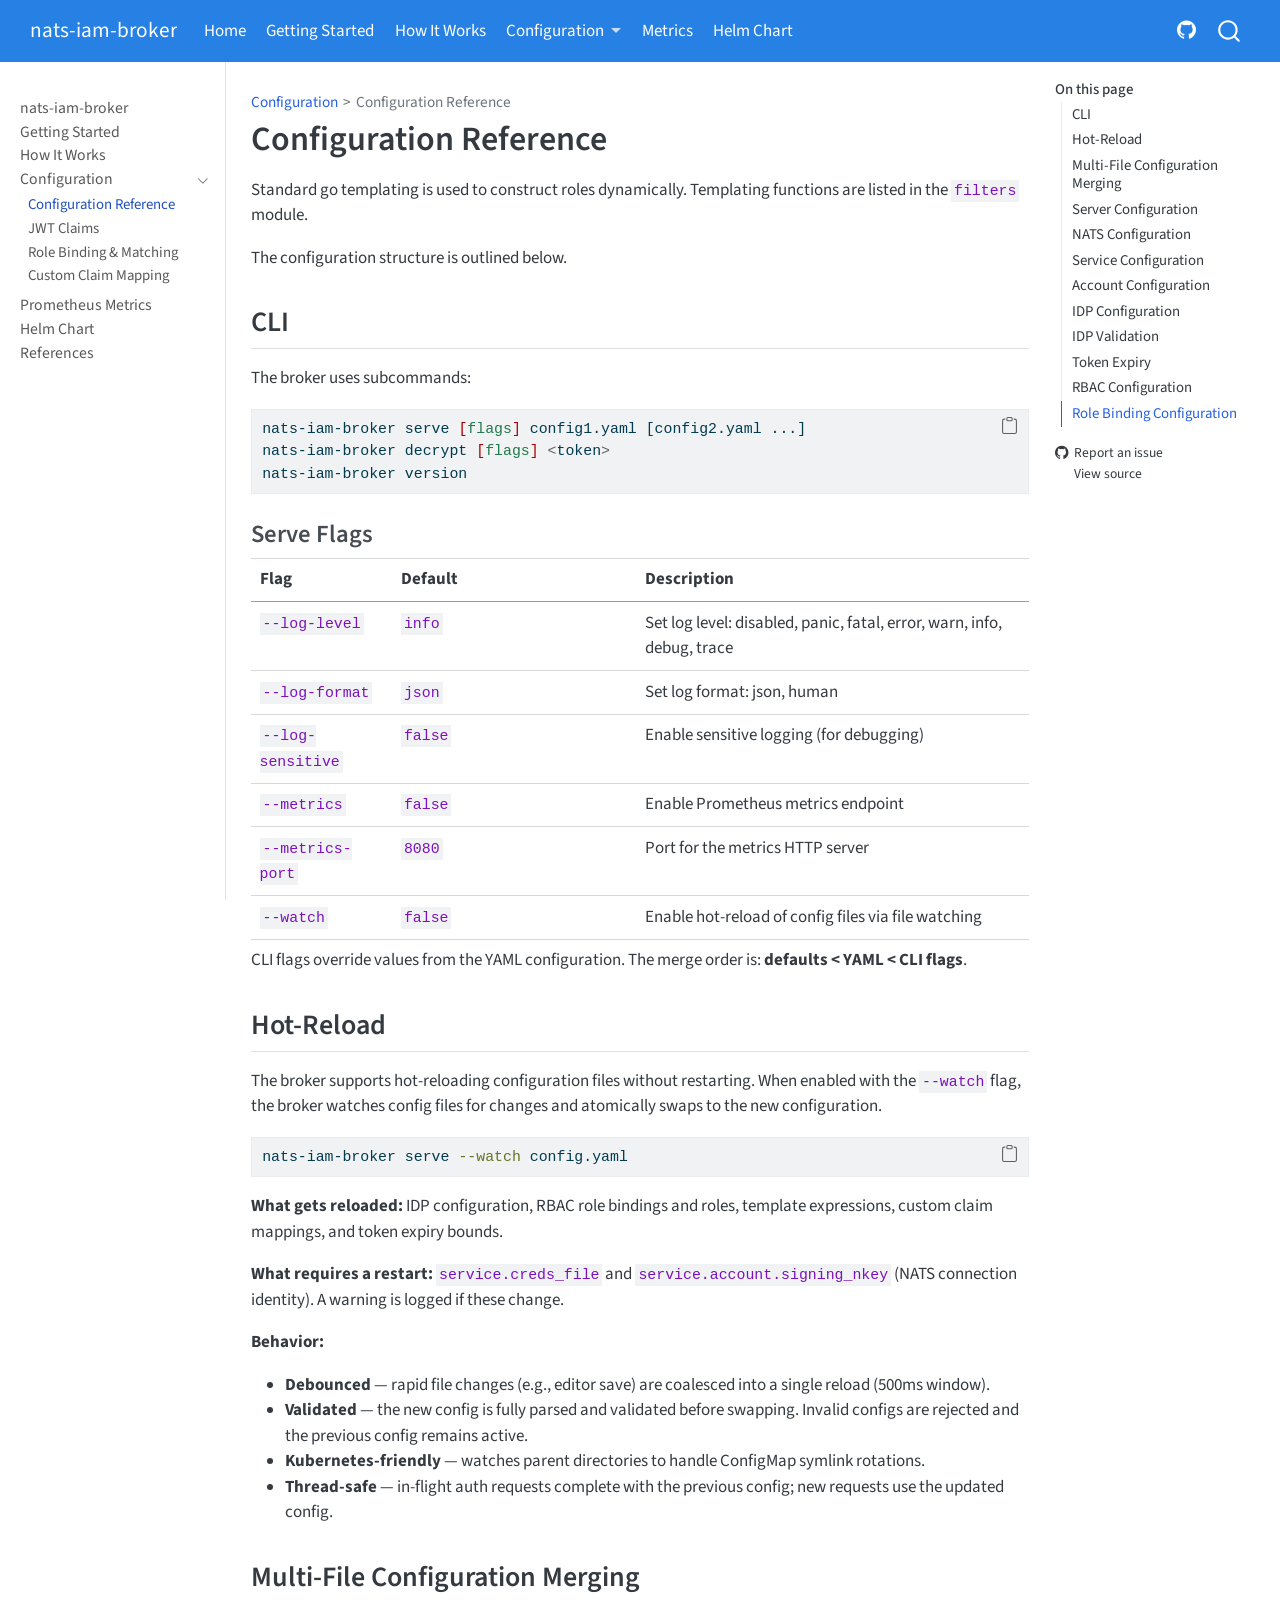
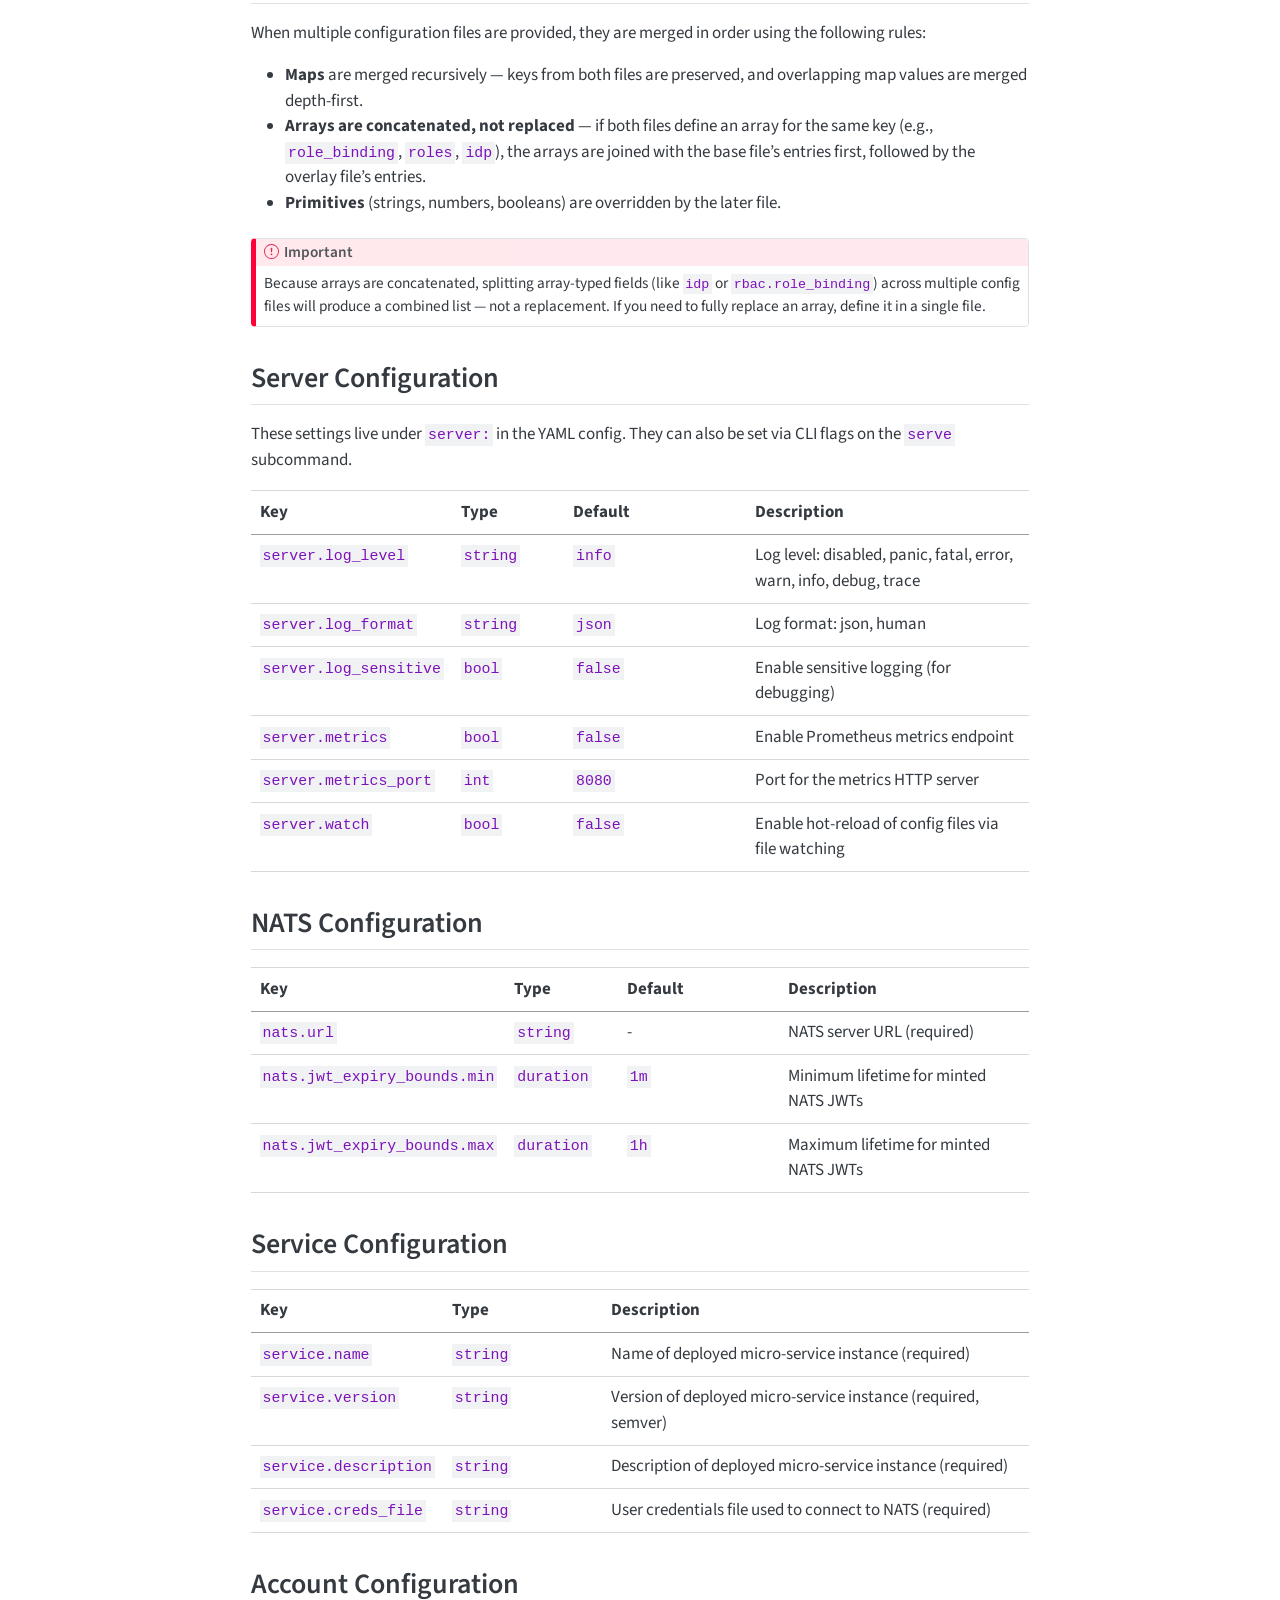
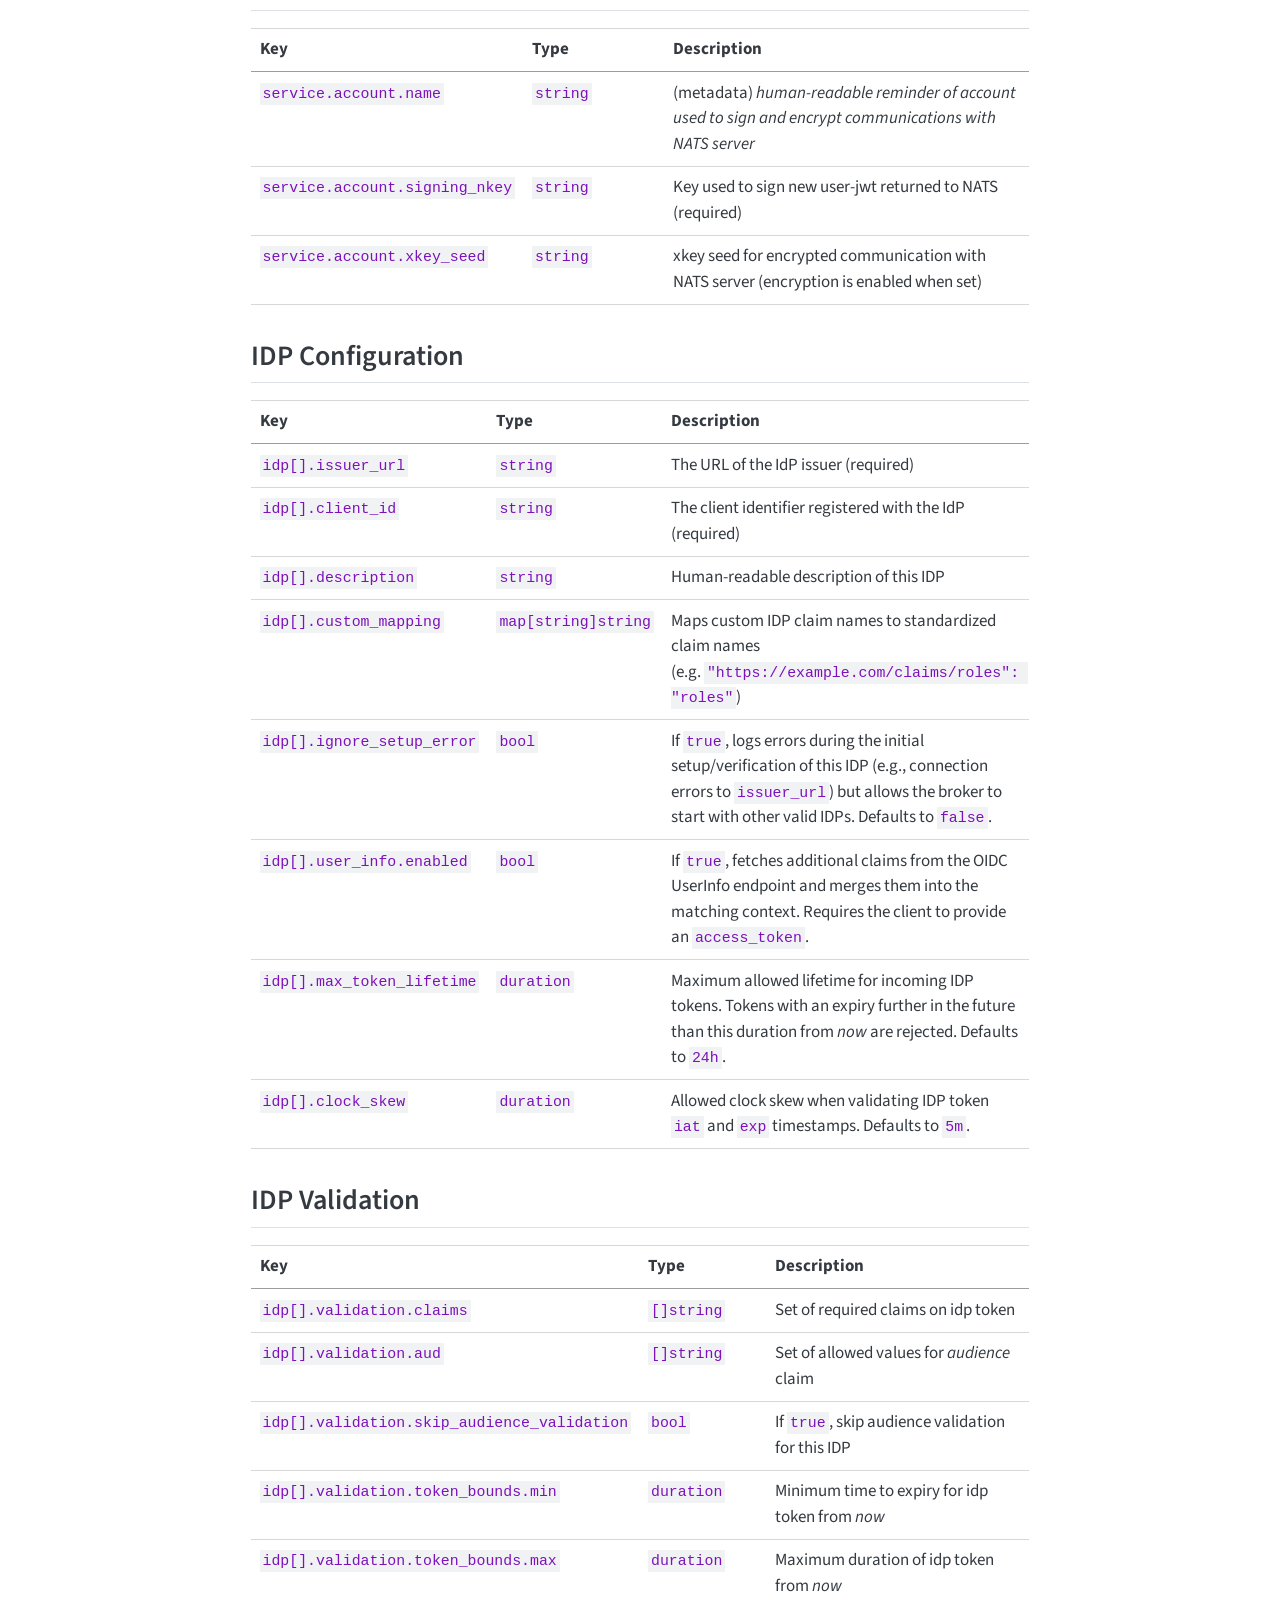
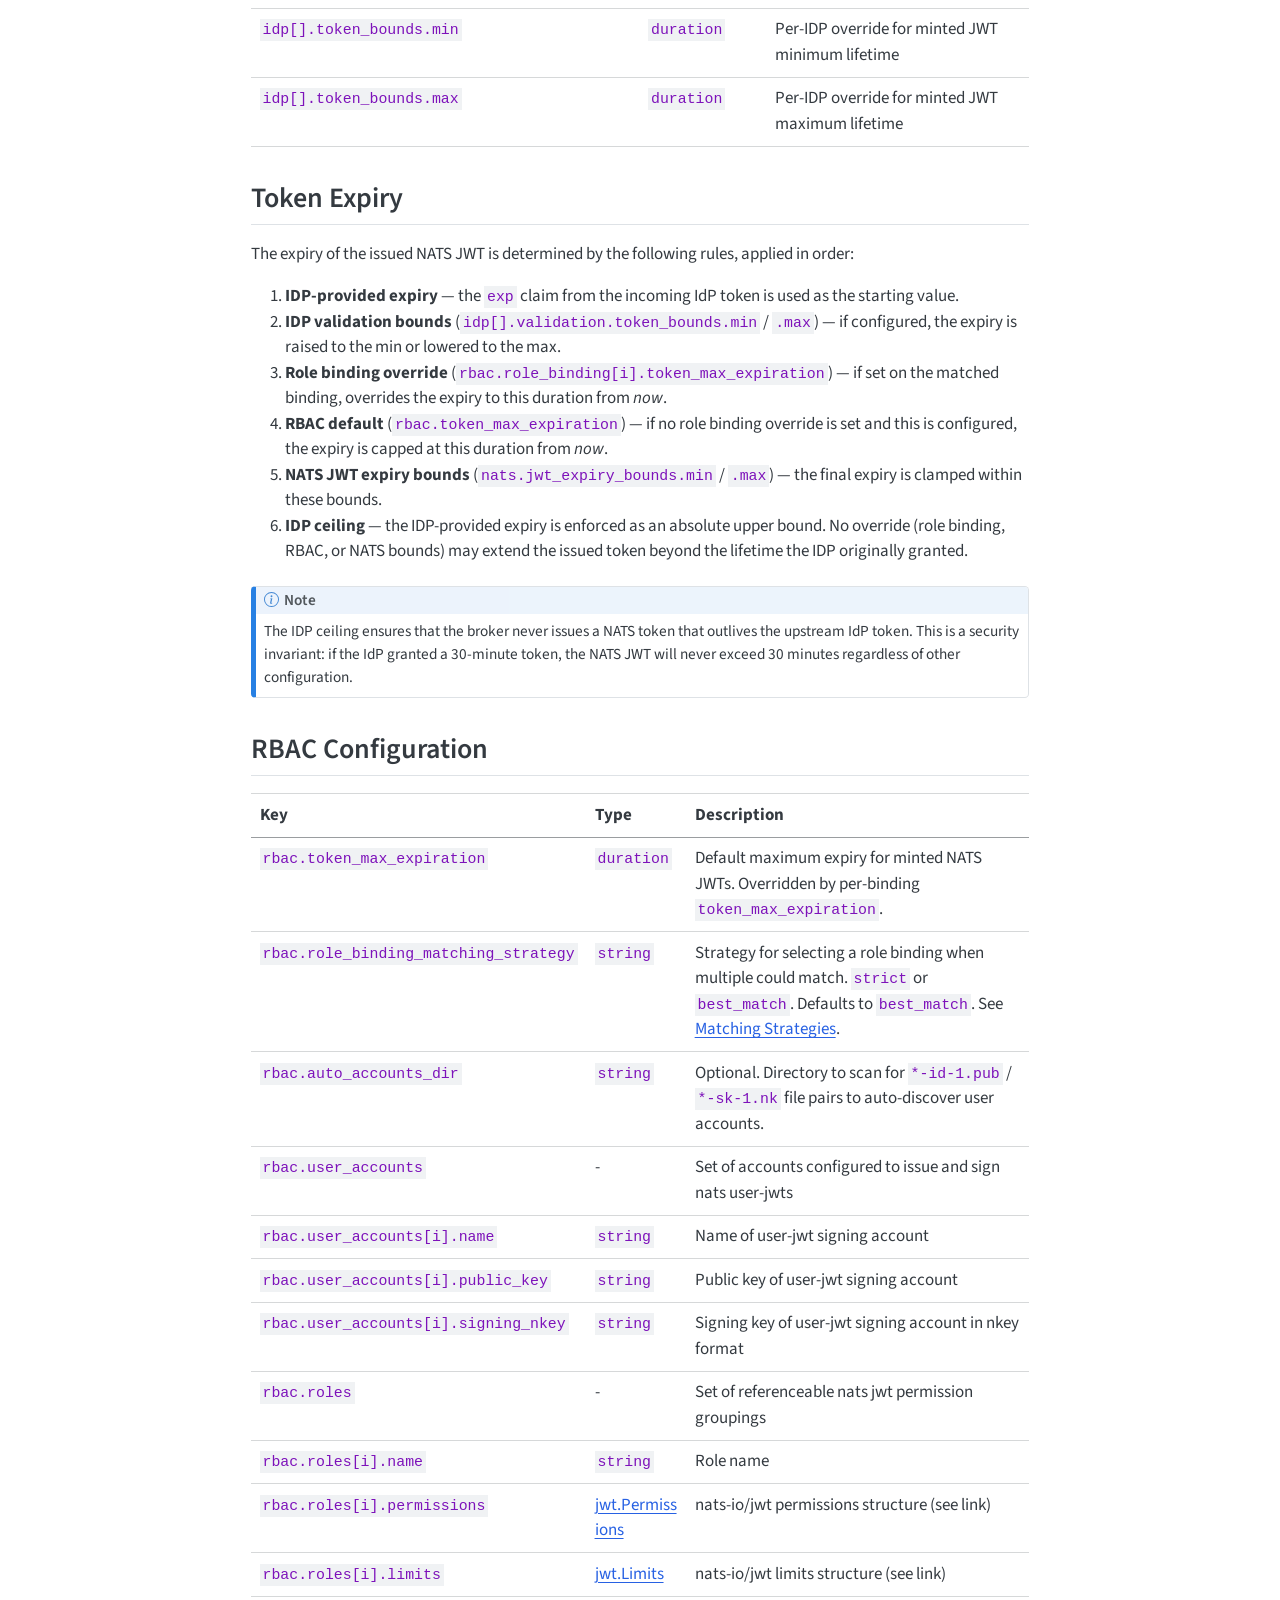
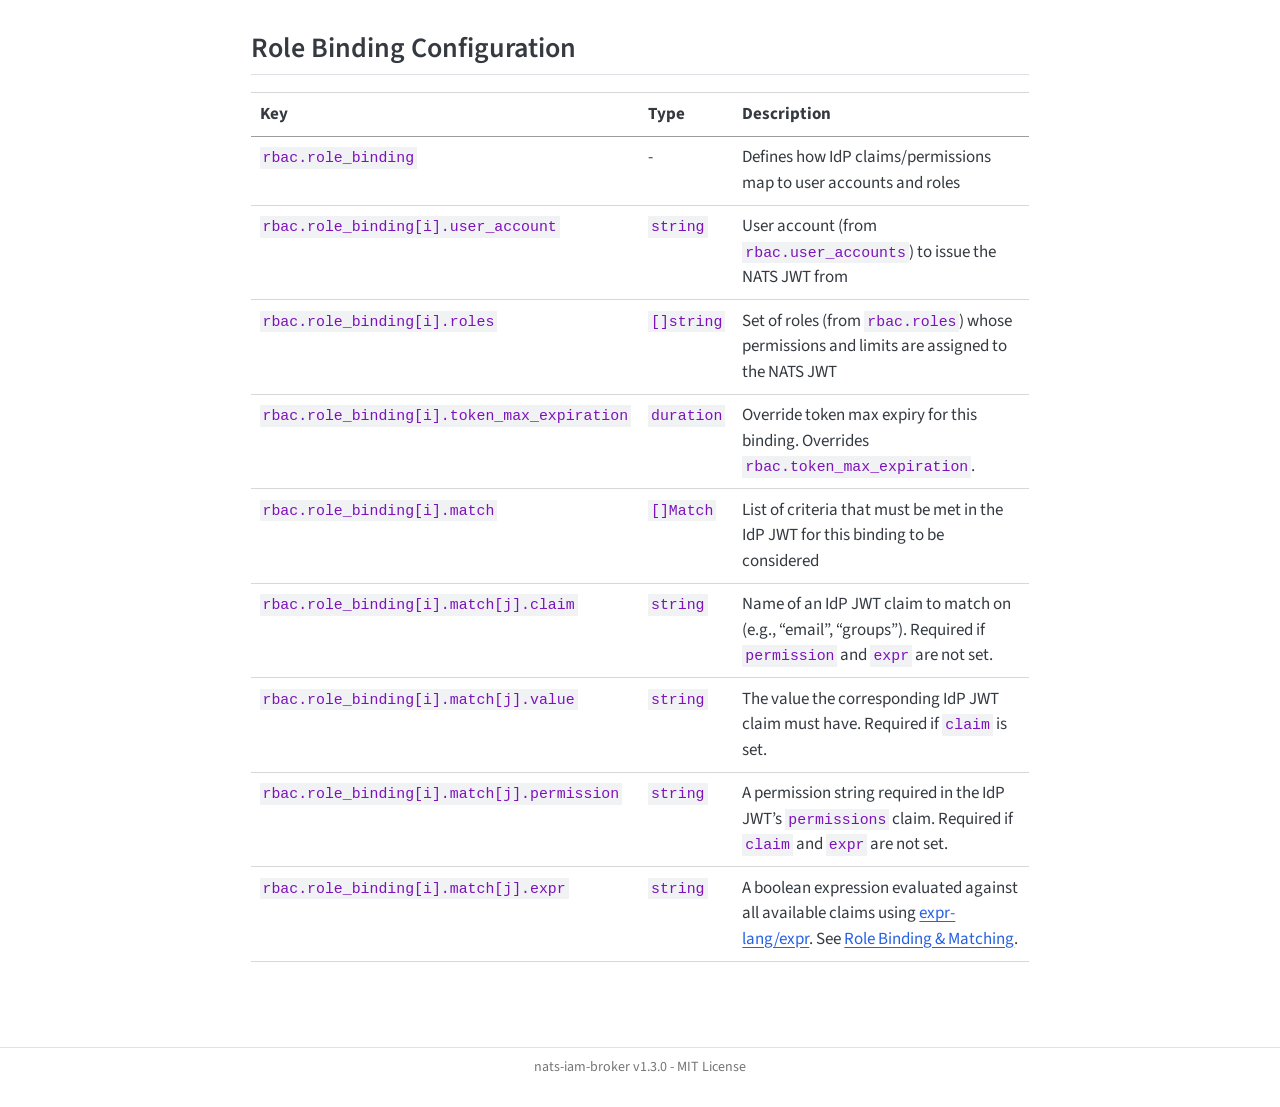
<file: configuration.html>
<!DOCTYPE html>
<html xmlns="http://www.w3.org/1999/xhtml" lang="en" xml:lang="en"><head>

<meta charset="utf-8">
<meta name="generator" content="quarto-1.9.37">

<meta name="viewport" content="width=device-width, initial-scale=1.0, user-scalable=yes">


<title>Configuration Reference – nats-iam-broker</title>
<style>
/* Default styles provided by pandoc.
** See https://pandoc.org/MANUAL.html#variables-for-html for config info.
*/
code{white-space: pre-wrap;}
span.smallcaps{font-variant: small-caps;}
div.columns{display: flex; gap: min(4vw, 1.5em);}
div.column{flex: auto; overflow-x: auto;}
div.hanging-indent{margin-left: 1.5em; text-indent: -1.5em;}
ul.task-list{list-style: none;}
ul.task-list li input[type="checkbox"] {
  width: 0.8em;
  margin: 0 0.8em 0.2em -1em; /* quarto-specific, see https://github.com/quarto-dev/quarto-cli/issues/4556 */ 
  vertical-align: middle;
}
/* CSS for syntax highlighting */
html { -webkit-text-size-adjust: 100%; }
pre > code.sourceCode { white-space: pre; position: relative; }
pre > code.sourceCode > span { display: inline-block; line-height: 1.25; }
pre > code.sourceCode > span:empty { height: 1.2em; }
.sourceCode { overflow: visible; }
code.sourceCode > span { color: inherit; text-decoration: inherit; }
div.sourceCode { margin: 1em 0; }
pre.sourceCode { margin: 0; }
@media screen {
div.sourceCode { overflow: auto; }
}
@media print {
pre > code.sourceCode { white-space: pre-wrap; }
pre > code.sourceCode > span { text-indent: -5em; padding-left: 5em; }
}
pre.numberSource code
  { counter-reset: source-line 0; }
pre.numberSource code > span
  { position: relative; left: -4em; counter-increment: source-line; }
pre.numberSource code > span > a:first-child::before
  { content: counter(source-line);
    position: relative; left: -1em; text-align: right; vertical-align: baseline;
    border: none; display: inline-block;
    -webkit-touch-callout: none; -webkit-user-select: none;
    -khtml-user-select: none; -moz-user-select: none;
    -ms-user-select: none; user-select: none;
    padding: 0 4px; width: 4em;
  }
pre.numberSource { margin-left: 3em;  padding-left: 4px; }
div.sourceCode
  {   }
@media screen {
pre > code.sourceCode > span > a:first-child::before { text-decoration: underline; }
}
</style>


<script src="site_libs/quarto-nav/quarto-nav.js"></script>
<script src="site_libs/quarto-nav/headroom.min.js"></script>
<script src="site_libs/clipboard/clipboard.min.js"></script>
<script src="site_libs/quarto-search/autocomplete.umd.js"></script>
<script src="site_libs/quarto-search/fuse.min.js"></script>
<script src="site_libs/quarto-search/quarto-search.js"></script>
<meta name="quarto:offset" content="./">
<script src="site_libs/quarto-html/quarto.js" type="module"></script>
<script src="site_libs/quarto-html/tabsets/tabsets.js" type="module"></script>
<script src="site_libs/quarto-html/popper.min.js"></script>
<script src="site_libs/quarto-html/tippy.umd.min.js"></script>
<script src="site_libs/quarto-html/anchor.min.js"></script>
<link href="site_libs/quarto-html/tippy.css" rel="stylesheet">
<link href="site_libs/quarto-html/quarto-syntax-highlighting-7f8f88aac4f3542376d5c11b86a4c14d.css" rel="stylesheet" id="quarto-text-highlighting-styles">
<script src="site_libs/bootstrap/bootstrap.min.js"></script>
<link href="site_libs/bootstrap/bootstrap-icons.css" rel="stylesheet">
<link href="site_libs/bootstrap/bootstrap-840aac0e753819e3ab1ae3d000c40c46.min.css" rel="stylesheet" append-hash="true" id="quarto-bootstrap" data-mode="light">
<script id="quarto-search-options" type="application/json">{
  "location": "navbar",
  "copy-button": false,
  "collapse-after": 3,
  "panel-placement": "end",
  "type": "overlay",
  "limit": 50,
  "keyboard-shortcut": [
    "f",
    "/",
    "s"
  ],
  "show-item-context": false,
  "language": {
    "search-no-results-text": "No results",
    "search-matching-documents-text": "matching documents",
    "search-copy-link-title": "Copy link to search",
    "search-hide-matches-text": "Hide additional matches",
    "search-more-match-text": "more match in this document",
    "search-more-matches-text": "more matches in this document",
    "search-clear-button-title": "Clear",
    "search-text-placeholder": "",
    "search-detached-cancel-button-title": "Cancel",
    "search-submit-button-title": "Submit",
    "search-label": "Search"
  }
}</script>


</head>

<body class="nav-sidebar docked nav-fixed quarto-light">

<div id="quarto-search-results"></div>
  <header id="quarto-header" class="headroom fixed-top">
    <nav class="navbar navbar-expand-lg " data-bs-theme="dark">
      <div class="navbar-container container-fluid">
      <div class="navbar-brand-container mx-auto">
    <a class="navbar-brand" href="./index.html">
    <span class="navbar-title">nats-iam-broker</span>
    </a>
  </div>
            <div id="quarto-search" class="" title="Search"></div>
          <button class="navbar-toggler" type="button" data-bs-toggle="collapse" data-bs-target="#navbarCollapse" aria-controls="navbarCollapse" role="menu" aria-expanded="false" aria-label="Toggle navigation" onclick="if (window.quartoToggleHeadroom) { window.quartoToggleHeadroom(); }">
  <span class="navbar-toggler-icon"></span>
</button>
          <div class="collapse navbar-collapse" id="navbarCollapse">
            <ul class="navbar-nav navbar-nav-scroll me-auto">
  <li class="nav-item">
    <a class="nav-link active" href="./index.html" aria-current="page"> 
<span class="menu-text">Home</span></a>
  </li>  
  <li class="nav-item">
    <a class="nav-link" href="./getting-started.html"> 
<span class="menu-text">Getting Started</span></a>
  </li>  
  <li class="nav-item">
    <a class="nav-link" href="./examples.html"> 
<span class="menu-text">How It Works</span></a>
  </li>  
  <li class="nav-item dropdown ">
    <a class="nav-link dropdown-toggle" href="#" id="nav-menu-configuration" role="link" data-bs-toggle="dropdown" aria-expanded="false">
 <span class="menu-text">Configuration</span>
    </a>
    <ul class="dropdown-menu" aria-labelledby="nav-menu-configuration">    
        <li>
    <a class="dropdown-item" href="./configuration.html">
 <span class="dropdown-text">Reference</span></a>
  </li>  
        <li>
    <a class="dropdown-item" href="./claims.html">
 <span class="dropdown-text">JWT Claims</span></a>
  </li>  
        <li>
    <a class="dropdown-item" href="./role-binding.html">
 <span class="dropdown-text">Role Binding &amp; Matching</span></a>
  </li>  
        <li>
    <a class="dropdown-item" href="./custom-claims.html">
 <span class="dropdown-text">Custom Claim Mapping</span></a>
  </li>  
    </ul>
  </li>
  <li class="nav-item">
    <a class="nav-link" href="./metrics.html"> 
<span class="menu-text">Metrics</span></a>
  </li>  
  <li class="nav-item">
    <a class="nav-link" href="./helm.html"> 
<span class="menu-text">Helm Chart</span></a>
  </li>  
</ul>
            <ul class="navbar-nav navbar-nav-scroll ms-auto">
  <li class="nav-item compact">
    <a class="nav-link" href="https://github.com/jr200-labs/nats-iam-broker"> <i class="bi bi-github" role="img">
</i> 
<span class="menu-text"></span></a>
  </li>  
</ul>
          </div> <!-- /navcollapse -->
            <div class="quarto-navbar-tools">
</div>
      </div> <!-- /container-fluid -->
    </nav>
  <nav class="quarto-secondary-nav">
    <div class="container-fluid d-flex">
      <button type="button" class="quarto-btn-toggle btn" data-bs-toggle="collapse" role="button" data-bs-target=".quarto-sidebar-collapse-item" aria-controls="quarto-sidebar" aria-expanded="false" aria-label="Toggle sidebar navigation" onclick="if (window.quartoToggleHeadroom) { window.quartoToggleHeadroom(); }">
        <i class="bi bi-layout-text-sidebar-reverse"></i>
      </button>
        <nav class="quarto-page-breadcrumbs" aria-label="breadcrumb"><ol class="breadcrumb"><li class="breadcrumb-item"><a href="./configuration.html">Configuration</a></li><li class="breadcrumb-item"><a href="./configuration.html">Configuration Reference</a></li></ol></nav>
        <a class="flex-grow-1" role="navigation" data-bs-toggle="collapse" data-bs-target=".quarto-sidebar-collapse-item" aria-controls="quarto-sidebar" aria-expanded="false" aria-label="Toggle sidebar navigation" onclick="if (window.quartoToggleHeadroom) { window.quartoToggleHeadroom(); }">      
        </a>
    </div>
  </nav>
</header>
<!-- content -->
<div id="quarto-content" class="quarto-container page-columns page-rows-contents page-layout-article page-navbar">
<!-- sidebar -->
  <nav id="quarto-sidebar" class="sidebar collapse collapse-horizontal quarto-sidebar-collapse-item sidebar-navigation docked overflow-auto">
    <div class="sidebar-menu-container"> 
    <ul class="list-unstyled mt-1">
        <li class="sidebar-item">
  <div class="sidebar-item-container"> 
  <a href="./index.html" class="sidebar-item-text sidebar-link">
 <span class="menu-text">nats-iam-broker</span></a>
  </div>
</li>
        <li class="sidebar-item">
  <div class="sidebar-item-container"> 
  <a href="./getting-started.html" class="sidebar-item-text sidebar-link">
 <span class="menu-text">Getting Started</span></a>
  </div>
</li>
        <li class="sidebar-item">
  <div class="sidebar-item-container"> 
  <a href="./examples.html" class="sidebar-item-text sidebar-link">
 <span class="menu-text">How It Works</span></a>
  </div>
</li>
        <li class="sidebar-item sidebar-item-section">
      <div class="sidebar-item-container"> 
            <a class="sidebar-item-text sidebar-link text-start" data-bs-toggle="collapse" data-bs-target="#quarto-sidebar-section-1" role="navigation" aria-expanded="true">
 <span class="menu-text">Configuration</span></a>
          <a class="sidebar-item-toggle text-start" data-bs-toggle="collapse" data-bs-target="#quarto-sidebar-section-1" role="navigation" aria-expanded="true" aria-label="Toggle section">
            <i class="bi bi-chevron-right ms-2"></i>
          </a> 
      </div>
      <ul id="quarto-sidebar-section-1" class="collapse list-unstyled sidebar-section depth1 show">  
          <li class="sidebar-item">
  <div class="sidebar-item-container"> 
  <a href="./configuration.html" class="sidebar-item-text sidebar-link active">
 <span class="menu-text">Configuration Reference</span></a>
  </div>
</li>
          <li class="sidebar-item">
  <div class="sidebar-item-container"> 
  <a href="./claims.html" class="sidebar-item-text sidebar-link">
 <span class="menu-text">JWT Claims</span></a>
  </div>
</li>
          <li class="sidebar-item">
  <div class="sidebar-item-container"> 
  <a href="./role-binding.html" class="sidebar-item-text sidebar-link">
 <span class="menu-text">Role Binding &amp; Matching</span></a>
  </div>
</li>
          <li class="sidebar-item">
  <div class="sidebar-item-container"> 
  <a href="./custom-claims.html" class="sidebar-item-text sidebar-link">
 <span class="menu-text">Custom Claim Mapping</span></a>
  </div>
</li>
      </ul>
  </li>
        <li class="sidebar-item">
  <div class="sidebar-item-container"> 
  <a href="./metrics.html" class="sidebar-item-text sidebar-link">
 <span class="menu-text">Prometheus Metrics</span></a>
  </div>
</li>
        <li class="sidebar-item">
  <div class="sidebar-item-container"> 
  <a href="./helm.html" class="sidebar-item-text sidebar-link">
 <span class="menu-text">Helm Chart</span></a>
  </div>
</li>
        <li class="sidebar-item">
  <div class="sidebar-item-container"> 
  <a href="./references.html" class="sidebar-item-text sidebar-link">
 <span class="menu-text">References</span></a>
  </div>
</li>
    </ul>
    </div>
</nav>
<div id="quarto-sidebar-glass" class="quarto-sidebar-collapse-item" data-bs-toggle="collapse" data-bs-target=".quarto-sidebar-collapse-item"></div>
<!-- margin-sidebar -->
    <div id="quarto-margin-sidebar" class="sidebar margin-sidebar">
        <nav id="TOC" role="doc-toc" class="toc-active">
    <h2 id="toc-title">On this page</h2>
   
  <ul>
  <li><a href="#cli" id="toc-cli" class="nav-link active" data-scroll-target="#cli">CLI</a>
  <ul class="collapse">
  <li><a href="#serve-flags" id="toc-serve-flags" class="nav-link" data-scroll-target="#serve-flags">Serve Flags</a></li>
  </ul></li>
  <li><a href="#sec-hot-reload" id="toc-sec-hot-reload" class="nav-link" data-scroll-target="#sec-hot-reload">Hot-Reload</a></li>
  <li><a href="#sec-multi-file-merging" id="toc-sec-multi-file-merging" class="nav-link" data-scroll-target="#sec-multi-file-merging">Multi-File Configuration Merging</a></li>
  <li><a href="#server-configuration" id="toc-server-configuration" class="nav-link" data-scroll-target="#server-configuration">Server Configuration</a></li>
  <li><a href="#nats-configuration" id="toc-nats-configuration" class="nav-link" data-scroll-target="#nats-configuration">NATS Configuration</a></li>
  <li><a href="#service-configuration" id="toc-service-configuration" class="nav-link" data-scroll-target="#service-configuration">Service Configuration</a></li>
  <li><a href="#account-configuration" id="toc-account-configuration" class="nav-link" data-scroll-target="#account-configuration">Account Configuration</a></li>
  <li><a href="#idp-configuration" id="toc-idp-configuration" class="nav-link" data-scroll-target="#idp-configuration">IDP Configuration</a></li>
  <li><a href="#idp-validation" id="toc-idp-validation" class="nav-link" data-scroll-target="#idp-validation">IDP Validation</a></li>
  <li><a href="#sec-token-expiry" id="toc-sec-token-expiry" class="nav-link" data-scroll-target="#sec-token-expiry">Token Expiry</a></li>
  <li><a href="#rbac-configuration" id="toc-rbac-configuration" class="nav-link" data-scroll-target="#rbac-configuration">RBAC Configuration</a></li>
  <li><a href="#role-binding-configuration" id="toc-role-binding-configuration" class="nav-link" data-scroll-target="#role-binding-configuration">Role Binding Configuration</a></li>
  </ul>
<div class="toc-actions"><ul><li><a href="https://github.com/jr200-labs/nats-iam-broker/issues/new" class="toc-action"><i class="bi bi-github"></i>Report an issue</a></li><li><a href="https://github.com/jr200-labs/nats-iam-broker/blob/main/configuration.qmd" class="toc-action"><i class="bi empty"></i>View source</a></li></ul></div></nav>
    </div>
<!-- main -->
<main class="content" id="quarto-document-content">

<header id="title-block-header" class="quarto-title-block default"><nav class="quarto-page-breadcrumbs quarto-title-breadcrumbs d-none d-lg-block" aria-label="breadcrumb"><ol class="breadcrumb"><li class="breadcrumb-item"><a href="./configuration.html">Configuration</a></li><li class="breadcrumb-item"><a href="./configuration.html">Configuration Reference</a></li></ol></nav>
<div class="quarto-title">
<h1 class="title">Configuration Reference</h1>
</div>



<div class="quarto-title-meta">

    
  
    
  </div>
  


</header>


<p>Standard go templating is used to construct roles dynamically. Templating functions are listed in the <code>filters</code> module.</p>
<p>The configuration structure is outlined below.</p>
<section id="cli" class="level2">
<h2 class="anchored" data-anchor-id="cli">CLI</h2>
<p>The broker uses subcommands:</p>
<div class="code-copy-outer-scaffold"><div class="sourceCode" id="cb1"><pre class="sourceCode bash code-with-copy"><code class="sourceCode bash"><span id="cb1-1"><a href="#cb1-1" aria-hidden="true" tabindex="-1"></a><span class="ex">nats-iam-broker</span> serve <span class="pp">[</span><span class="ss">flags</span><span class="pp">]</span> config1.yaml [config2.yaml ...]</span>
<span id="cb1-2"><a href="#cb1-2" aria-hidden="true" tabindex="-1"></a><span class="ex">nats-iam-broker</span> decrypt <span class="pp">[</span><span class="ss">flags</span><span class="pp">]</span> <span class="op">&lt;</span>token<span class="op">&gt;</span></span>
<span id="cb1-3"><a href="#cb1-3" aria-hidden="true" tabindex="-1"></a><span class="ex">nats-iam-broker</span> version</span></code></pre></div><button title="Copy to Clipboard" class="code-copy-button"><i class="bi"></i></button></div>
<section id="serve-flags" class="level3">
<h3 class="anchored" data-anchor-id="serve-flags">Serve Flags</h3>
<table class="caption-top table">
<colgroup>
<col style="width: 18%">
<col style="width: 31%">
<col style="width: 50%">
</colgroup>
<thead>
<tr class="header">
<th>Flag</th>
<th>Default</th>
<th>Description</th>
</tr>
</thead>
<tbody>
<tr class="odd">
<td><code>--log-level</code></td>
<td><code>info</code></td>
<td>Set log level: disabled, panic, fatal, error, warn, info, debug, trace</td>
</tr>
<tr class="even">
<td><code>--log-format</code></td>
<td><code>json</code></td>
<td>Set log format: json, human</td>
</tr>
<tr class="odd">
<td><code>--log-sensitive</code></td>
<td><code>false</code></td>
<td>Enable sensitive logging (for debugging)</td>
</tr>
<tr class="even">
<td><code>--metrics</code></td>
<td><code>false</code></td>
<td>Enable Prometheus metrics endpoint</td>
</tr>
<tr class="odd">
<td><code>--metrics-port</code></td>
<td><code>8080</code></td>
<td>Port for the metrics HTTP server</td>
</tr>
<tr class="even">
<td><code>--watch</code></td>
<td><code>false</code></td>
<td>Enable hot-reload of config files via file watching</td>
</tr>
</tbody>
</table>
<p>CLI flags override values from the YAML configuration. The merge order is: <strong>defaults &lt; YAML &lt; CLI flags</strong>.</p>
</section>
</section>
<section id="sec-hot-reload" class="level2">
<h2 class="anchored" data-anchor-id="sec-hot-reload">Hot-Reload</h2>
<p>The broker supports hot-reloading configuration files without restarting. When enabled with the <code>--watch</code> flag, the broker watches config files for changes and atomically swaps to the new configuration.</p>
<div class="code-copy-outer-scaffold"><div class="sourceCode" id="cb2"><pre class="sourceCode bash code-with-copy"><code class="sourceCode bash"><span id="cb2-1"><a href="#cb2-1" aria-hidden="true" tabindex="-1"></a><span class="ex">nats-iam-broker</span> serve <span class="at">--watch</span> config.yaml</span></code></pre></div><button title="Copy to Clipboard" class="code-copy-button"><i class="bi"></i></button></div>
<p><strong>What gets reloaded:</strong> IDP configuration, RBAC role bindings and roles, template expressions, custom claim mappings, and token expiry bounds.</p>
<p><strong>What requires a restart:</strong> <code>service.creds_file</code> and <code>service.account.signing_nkey</code> (NATS connection identity). A warning is logged if these change.</p>
<p><strong>Behavior:</strong></p>
<ul>
<li><strong>Debounced</strong> — rapid file changes (e.g., editor save) are coalesced into a single reload (500ms window).</li>
<li><strong>Validated</strong> — the new config is fully parsed and validated before swapping. Invalid configs are rejected and the previous config remains active.</li>
<li><strong>Kubernetes-friendly</strong> — watches parent directories to handle ConfigMap symlink rotations.</li>
<li><strong>Thread-safe</strong> — in-flight auth requests complete with the previous config; new requests use the updated config.</li>
</ul>
</section>
<section id="sec-multi-file-merging" class="level2">
<h2 class="anchored" data-anchor-id="sec-multi-file-merging">Multi-File Configuration Merging</h2>
<p>When multiple configuration files are provided, they are merged in order using the following rules:</p>
<ul>
<li><strong>Maps</strong> are merged recursively — keys from both files are preserved, and overlapping map values are merged depth-first.</li>
<li><strong>Arrays are concatenated, not replaced</strong> — if both files define an array for the same key (e.g., <code>role_binding</code>, <code>roles</code>, <code>idp</code>), the arrays are joined with the base file’s entries first, followed by the overlay file’s entries.</li>
<li><strong>Primitives</strong> (strings, numbers, booleans) are overridden by the later file.</li>
</ul>
<div class="callout callout-style-default callout-important callout-titled">
<div class="callout-header d-flex align-content-center">
<div class="callout-icon-container">
<i class="callout-icon"></i>
</div>
<div class="callout-title-container flex-fill">
Important
</div>
</div>
<div class="callout-body-container callout-body">
<p>Because arrays are concatenated, splitting array-typed fields (like <code>idp</code> or <code>rbac.role_binding</code>) across multiple config files will produce a combined list — not a replacement. If you need to fully replace an array, define it in a single file.</p>
</div>
</div>
</section>
<section id="server-configuration" class="level2">
<h2 class="anchored" data-anchor-id="server-configuration">Server Configuration</h2>
<p>These settings live under <code>server:</code> in the YAML config. They can also be set via CLI flags on the <code>serve</code> subcommand.</p>
<table class="caption-top table">
<colgroup>
<col style="width: 12%">
<col style="width: 16%">
<col style="width: 28%">
<col style="width: 44%">
</colgroup>
<thead>
<tr class="header">
<th>Key</th>
<th>Type</th>
<th>Default</th>
<th>Description</th>
</tr>
</thead>
<tbody>
<tr class="odd">
<td><code>server.log_level</code></td>
<td><code>string</code></td>
<td><code>info</code></td>
<td>Log level: disabled, panic, fatal, error, warn, info, debug, trace</td>
</tr>
<tr class="even">
<td><code>server.log_format</code></td>
<td><code>string</code></td>
<td><code>json</code></td>
<td>Log format: json, human</td>
</tr>
<tr class="odd">
<td><code>server.log_sensitive</code></td>
<td><code>bool</code></td>
<td><code>false</code></td>
<td>Enable sensitive logging (for debugging)</td>
</tr>
<tr class="even">
<td><code>server.metrics</code></td>
<td><code>bool</code></td>
<td><code>false</code></td>
<td>Enable Prometheus metrics endpoint</td>
</tr>
<tr class="odd">
<td><code>server.metrics_port</code></td>
<td><code>int</code></td>
<td><code>8080</code></td>
<td>Port for the metrics HTTP server</td>
</tr>
<tr class="even">
<td><code>server.watch</code></td>
<td><code>bool</code></td>
<td><code>false</code></td>
<td>Enable hot-reload of config files via file watching</td>
</tr>
</tbody>
</table>
</section>
<section id="nats-configuration" class="level2">
<h2 class="anchored" data-anchor-id="nats-configuration">NATS Configuration</h2>
<table class="caption-top table">
<colgroup>
<col style="width: 12%">
<col style="width: 16%">
<col style="width: 28%">
<col style="width: 44%">
</colgroup>
<thead>
<tr class="header">
<th>Key</th>
<th>Type</th>
<th>Default</th>
<th>Description</th>
</tr>
</thead>
<tbody>
<tr class="odd">
<td><code>nats.url</code></td>
<td><code>string</code></td>
<td>-</td>
<td>NATS server URL (required)</td>
</tr>
<tr class="even">
<td><code>nats.jwt_expiry_bounds.min</code></td>
<td><code>duration</code></td>
<td><code>1m</code></td>
<td>Minimum lifetime for minted NATS JWTs</td>
</tr>
<tr class="odd">
<td><code>nats.jwt_expiry_bounds.max</code></td>
<td><code>duration</code></td>
<td><code>1h</code></td>
<td>Maximum lifetime for minted NATS JWTs</td>
</tr>
</tbody>
</table>
</section>
<section id="service-configuration" class="level2">
<h2 class="anchored" data-anchor-id="service-configuration">Service Configuration</h2>
<table class="caption-top table">
<colgroup>
<col style="width: 16%">
<col style="width: 22%">
<col style="width: 61%">
</colgroup>
<thead>
<tr class="header">
<th>Key</th>
<th>Type</th>
<th>Description</th>
</tr>
</thead>
<tbody>
<tr class="odd">
<td><code>service.name</code></td>
<td><code>string</code></td>
<td>Name of deployed micro-service instance (required)</td>
</tr>
<tr class="even">
<td><code>service.version</code></td>
<td><code>string</code></td>
<td>Version of deployed micro-service instance (required, semver)</td>
</tr>
<tr class="odd">
<td><code>service.description</code></td>
<td><code>string</code></td>
<td>Description of deployed micro-service instance (required)</td>
</tr>
<tr class="even">
<td><code>service.creds_file</code></td>
<td><code>string</code></td>
<td>User credentials file used to connect to NATS (required)</td>
</tr>
</tbody>
</table>
</section>
<section id="account-configuration" class="level2">
<h2 class="anchored" data-anchor-id="account-configuration">Account Configuration</h2>
<table class="caption-top table">
<colgroup>
<col style="width: 16%">
<col style="width: 22%">
<col style="width: 61%">
</colgroup>
<thead>
<tr class="header">
<th>Key</th>
<th>Type</th>
<th>Description</th>
</tr>
</thead>
<tbody>
<tr class="odd">
<td><code>service.account.name</code></td>
<td><code>string</code></td>
<td>(metadata) <em>human-readable reminder of account used to sign and encrypt communications with NATS server</em></td>
</tr>
<tr class="even">
<td><code>service.account.signing_nkey</code></td>
<td><code>string</code></td>
<td>Key used to sign new user-jwt returned to NATS (required)</td>
</tr>
<tr class="odd">
<td><code>service.account.xkey_seed</code></td>
<td><code>string</code></td>
<td>xkey seed for encrypted communication with NATS server (encryption is enabled when set)</td>
</tr>
</tbody>
</table>
</section>
<section id="idp-configuration" class="level2">
<h2 class="anchored" data-anchor-id="idp-configuration">IDP Configuration</h2>
<table class="caption-top table">
<colgroup>
<col style="width: 16%">
<col style="width: 22%">
<col style="width: 61%">
</colgroup>
<thead>
<tr class="header">
<th>Key</th>
<th>Type</th>
<th>Description</th>
</tr>
</thead>
<tbody>
<tr class="odd">
<td><code>idp[].issuer_url</code></td>
<td><code>string</code></td>
<td>The URL of the IdP issuer (required)</td>
</tr>
<tr class="even">
<td><code>idp[].client_id</code></td>
<td><code>string</code></td>
<td>The client identifier registered with the IdP (required)</td>
</tr>
<tr class="odd">
<td><code>idp[].description</code></td>
<td><code>string</code></td>
<td>Human-readable description of this IDP</td>
</tr>
<tr class="even">
<td><code>idp[].custom_mapping</code></td>
<td><code>map[string]string</code></td>
<td>Maps custom IDP claim names to standardized claim names (e.g.&nbsp;<code>"https://example.com/claims/roles": "roles"</code>)</td>
</tr>
<tr class="odd">
<td><code>idp[].ignore_setup_error</code></td>
<td><code>bool</code></td>
<td>If <code>true</code>, logs errors during the initial setup/verification of this IDP (e.g., connection errors to <code>issuer_url</code>) but allows the broker to start with other valid IDPs. Defaults to <code>false</code>.</td>
</tr>
<tr class="even">
<td><code>idp[].user_info.enabled</code></td>
<td><code>bool</code></td>
<td>If <code>true</code>, fetches additional claims from the OIDC UserInfo endpoint and merges them into the matching context. Requires the client to provide an <code>access_token</code>.</td>
</tr>
<tr class="odd">
<td><code>idp[].max_token_lifetime</code></td>
<td><code>duration</code></td>
<td>Maximum allowed lifetime for incoming IDP tokens. Tokens with an expiry further in the future than this duration from <em>now</em> are rejected. Defaults to <code>24h</code>.</td>
</tr>
<tr class="even">
<td><code>idp[].clock_skew</code></td>
<td><code>duration</code></td>
<td>Allowed clock skew when validating IDP token <code>iat</code> and <code>exp</code> timestamps. Defaults to <code>5m</code>.</td>
</tr>
</tbody>
</table>
</section>
<section id="idp-validation" class="level2">
<h2 class="anchored" data-anchor-id="idp-validation">IDP Validation</h2>
<table class="caption-top table">
<colgroup>
<col style="width: 16%">
<col style="width: 22%">
<col style="width: 61%">
</colgroup>
<thead>
<tr class="header">
<th>Key</th>
<th>Type</th>
<th>Description</th>
</tr>
</thead>
<tbody>
<tr class="odd">
<td><code>idp[].validation.claims</code></td>
<td><code>[]string</code></td>
<td>Set of required claims on idp token</td>
</tr>
<tr class="even">
<td><code>idp[].validation.aud</code></td>
<td><code>[]string</code></td>
<td>Set of allowed values for <em>audience</em> claim</td>
</tr>
<tr class="odd">
<td><code>idp[].validation.skip_audience_validation</code></td>
<td><code>bool</code></td>
<td>If <code>true</code>, skip audience validation for this IDP</td>
</tr>
<tr class="even">
<td><code>idp[].validation.token_bounds.min</code></td>
<td><code>duration</code></td>
<td>Minimum time to expiry for idp token from <em>now</em></td>
</tr>
<tr class="odd">
<td><code>idp[].validation.token_bounds.max</code></td>
<td><code>duration</code></td>
<td>Maximum duration of idp token from <em>now</em></td>
</tr>
<tr class="even">
<td><code>idp[].token_bounds.min</code></td>
<td><code>duration</code></td>
<td>Per-IDP override for minted JWT minimum lifetime</td>
</tr>
<tr class="odd">
<td><code>idp[].token_bounds.max</code></td>
<td><code>duration</code></td>
<td>Per-IDP override for minted JWT maximum lifetime</td>
</tr>
</tbody>
</table>
</section>
<section id="sec-token-expiry" class="level2">
<h2 class="anchored" data-anchor-id="sec-token-expiry">Token Expiry</h2>
<p>The expiry of the issued NATS JWT is determined by the following rules, applied in order:</p>
<ol type="1">
<li><strong>IDP-provided expiry</strong> — the <code>exp</code> claim from the incoming IdP token is used as the starting value.</li>
<li><strong>IDP validation bounds</strong> (<code>idp[].validation.token_bounds.min</code> / <code>.max</code>) — if configured, the expiry is raised to the min or lowered to the max.</li>
<li><strong>Role binding override</strong> (<code>rbac.role_binding[i].token_max_expiration</code>) — if set on the matched binding, overrides the expiry to this duration from <em>now</em>.</li>
<li><strong>RBAC default</strong> (<code>rbac.token_max_expiration</code>) — if no role binding override is set and this is configured, the expiry is capped at this duration from <em>now</em>.</li>
<li><strong>NATS JWT expiry bounds</strong> (<code>nats.jwt_expiry_bounds.min</code> / <code>.max</code>) — the final expiry is clamped within these bounds.</li>
<li><strong>IDP ceiling</strong> — the IDP-provided expiry is enforced as an absolute upper bound. No override (role binding, RBAC, or NATS bounds) may extend the issued token beyond the lifetime the IDP originally granted.</li>
</ol>
<div class="callout callout-style-default callout-note callout-titled">
<div class="callout-header d-flex align-content-center">
<div class="callout-icon-container">
<i class="callout-icon"></i>
</div>
<div class="callout-title-container flex-fill">
Note
</div>
</div>
<div class="callout-body-container callout-body">
<p>The IDP ceiling ensures that the broker never issues a NATS token that outlives the upstream IdP token. This is a security invariant: if the IdP granted a 30-minute token, the NATS JWT will never exceed 30 minutes regardless of other configuration.</p>
</div>
</div>
</section>
<section id="rbac-configuration" class="level2">
<h2 class="anchored" data-anchor-id="rbac-configuration">RBAC Configuration</h2>
<table class="caption-top table">
<thead>
<tr class="header">
<th>Key</th>
<th>Type</th>
<th>Description</th>
</tr>
</thead>
<tbody>
<tr class="odd">
<td><code>rbac.token_max_expiration</code></td>
<td><code>duration</code></td>
<td>Default maximum expiry for minted NATS JWTs. Overridden by per-binding <code>token_max_expiration</code>.</td>
</tr>
<tr class="even">
<td><code>rbac.role_binding_matching_strategy</code></td>
<td><code>string</code></td>
<td>Strategy for selecting a role binding when multiple could match. <code>strict</code> or <code>best_match</code>. Defaults to <code>best_match</code>. See <a href="./role-binding.html#sec-matching-strategies">Matching Strategies</a>.</td>
</tr>
<tr class="odd">
<td><code>rbac.auto_accounts_dir</code></td>
<td><code>string</code></td>
<td>Optional. Directory to scan for <code>*-id-1.pub</code> / <code>*-sk-1.nk</code> file pairs to auto-discover user accounts.</td>
</tr>
<tr class="even">
<td><code>rbac.user_accounts</code></td>
<td>-</td>
<td>Set of accounts configured to issue and sign nats user-jwts</td>
</tr>
<tr class="odd">
<td><code>rbac.user_accounts[i].name</code></td>
<td><code>string</code></td>
<td>Name of user-jwt signing account</td>
</tr>
<tr class="even">
<td><code>rbac.user_accounts[i].public_key</code></td>
<td><code>string</code></td>
<td>Public key of user-jwt signing account</td>
</tr>
<tr class="odd">
<td><code>rbac.user_accounts[i].signing_nkey</code></td>
<td><code>string</code></td>
<td>Signing key of user-jwt signing account in nkey format</td>
</tr>
<tr class="even">
<td><code>rbac.roles</code></td>
<td>-</td>
<td>Set of referenceable nats jwt permission groupings</td>
</tr>
<tr class="odd">
<td><code>rbac.roles[i].name</code></td>
<td><code>string</code></td>
<td>Role name</td>
</tr>
<tr class="even">
<td><code>rbac.roles[i].permissions</code></td>
<td><a href="https://github.com/nats-io/jwt/blob/main/v2/types.go">jwt.Permissions</a></td>
<td>nats-io/jwt permissions structure (see link)</td>
</tr>
<tr class="odd">
<td><code>rbac.roles[i].limits</code></td>
<td><a href="https://github.com/nats-io/jwt/blob/main/v2/types.go">jwt.Limits</a></td>
<td>nats-io/jwt limits structure (see link)</td>
</tr>
</tbody>
</table>
</section>
<section id="role-binding-configuration" class="level2">
<h2 class="anchored" data-anchor-id="role-binding-configuration">Role Binding Configuration</h2>
<table class="caption-top table">
<thead>
<tr class="header">
<th>Key</th>
<th>Type</th>
<th>Description</th>
</tr>
</thead>
<tbody>
<tr class="odd">
<td><code>rbac.role_binding</code></td>
<td>-</td>
<td>Defines how IdP claims/permissions map to user accounts and roles</td>
</tr>
<tr class="even">
<td><code>rbac.role_binding[i].user_account</code></td>
<td><code>string</code></td>
<td>User account (from <code>rbac.user_accounts</code>) to issue the NATS JWT from</td>
</tr>
<tr class="odd">
<td><code>rbac.role_binding[i].roles</code></td>
<td><code>[]string</code></td>
<td>Set of roles (from <code>rbac.roles</code>) whose permissions and limits are assigned to the NATS JWT</td>
</tr>
<tr class="even">
<td><code>rbac.role_binding[i].token_max_expiration</code></td>
<td><code>duration</code></td>
<td>Override token max expiry for this binding. Overrides <code>rbac.token_max_expiration</code>.</td>
</tr>
<tr class="odd">
<td><code>rbac.role_binding[i].match</code></td>
<td><code>[]Match</code></td>
<td>List of criteria that must be met in the IdP JWT for this binding to be considered</td>
</tr>
<tr class="even">
<td><code>rbac.role_binding[i].match[j].claim</code></td>
<td><code>string</code></td>
<td>Name of an IdP JWT claim to match on (e.g., “email”, “groups”). Required if <code>permission</code> and <code>expr</code> are not set.</td>
</tr>
<tr class="odd">
<td><code>rbac.role_binding[i].match[j].value</code></td>
<td><code>string</code></td>
<td>The value the corresponding IdP JWT claim must have. Required if <code>claim</code> is set.</td>
</tr>
<tr class="even">
<td><code>rbac.role_binding[i].match[j].permission</code></td>
<td><code>string</code></td>
<td>A permission string required in the IdP JWT’s <code>permissions</code> claim. Required if <code>claim</code> and <code>expr</code> are not set.</td>
</tr>
<tr class="odd">
<td><code>rbac.role_binding[i].match[j].expr</code></td>
<td><code>string</code></td>
<td>A boolean expression evaluated against all available claims using <a href="https://github.com/expr-lang/expr">expr-lang/expr</a>. See <a href="./role-binding.html">Role Binding &amp; Matching</a>.</td>
</tr>
</tbody>
</table>


</section>

</main> <!-- /main -->
<script id="quarto-html-after-body" type="application/javascript">
  window.document.addEventListener("DOMContentLoaded", function (event) {
    const icon = "";
    const anchorJS = new window.AnchorJS();
    anchorJS.options = {
      placement: 'right',
      icon: icon
    };
    anchorJS.add('.anchored');
    const isCodeAnnotation = (el) => {
      for (const clz of el.classList) {
        if (clz.startsWith('code-annotation-')) {                     
          return true;
        }
      }
      return false;
    }
    const onCopySuccess = function(e) {
      // button target
      const button = e.trigger;
      // don't keep focus
      button.blur();
      // flash "checked"
      button.classList.add('code-copy-button-checked');
      var currentTitle = button.getAttribute("title");
      button.setAttribute("title", "Copied!");
      let tooltip;
      if (window.bootstrap) {
        button.setAttribute("data-bs-toggle", "tooltip");
        button.setAttribute("data-bs-placement", "left");
        button.setAttribute("data-bs-title", "Copied!");
        tooltip = new bootstrap.Tooltip(button, 
          { trigger: "manual", 
            customClass: "code-copy-button-tooltip",
            offset: [0, -8]});
        tooltip.show();    
      }
      setTimeout(function() {
        if (tooltip) {
          tooltip.hide();
          button.removeAttribute("data-bs-title");
          button.removeAttribute("data-bs-toggle");
          button.removeAttribute("data-bs-placement");
        }
        button.setAttribute("title", currentTitle);
        button.classList.remove('code-copy-button-checked');
      }, 1000);
      // clear code selection
      e.clearSelection();
    }
    const getTextToCopy = function(trigger) {
      const outerScaffold = trigger.parentElement.cloneNode(true);
      const codeEl = outerScaffold.querySelector('code');
      for (const childEl of codeEl.children) {
        if (isCodeAnnotation(childEl)) {
          childEl.remove();
        }
      }
      return codeEl.innerText;
    }
    const clipboard = new window.ClipboardJS('.code-copy-button:not([data-in-quarto-modal])', {
      text: getTextToCopy
    });
    clipboard.on('success', onCopySuccess);
    if (window.document.getElementById('quarto-embedded-source-code-modal')) {
      const clipboardModal = new window.ClipboardJS('.code-copy-button[data-in-quarto-modal]', {
        text: getTextToCopy,
        container: window.document.getElementById('quarto-embedded-source-code-modal')
      });
      clipboardModal.on('success', onCopySuccess);
    }
      var localhostRegex = new RegExp(/^(?:http|https):\/\/localhost\:?[0-9]*\//);
      var mailtoRegex = new RegExp(/^mailto:/);
        var filterRegex = new RegExp("https:\/\/jr200-labs\.github\.io\/nats-iam-broker\/");
      var isInternal = (href) => {
          return filterRegex.test(href) || localhostRegex.test(href) || mailtoRegex.test(href);
      }
      // Inspect non-navigation links and adorn them if external
     var links = window.document.querySelectorAll('a[href]:not(.nav-link):not(.navbar-brand):not(.toc-action):not(.sidebar-link):not(.sidebar-item-toggle):not(.pagination-link):not(.no-external):not([aria-hidden]):not(.dropdown-item):not(.quarto-navigation-tool):not(.about-link)');
      for (var i=0; i<links.length; i++) {
        const link = links[i];
        if (!isInternal(link.href)) {
          // undo the damage that might have been done by quarto-nav.js in the case of
          // links that we want to consider external
          if (link.dataset.originalHref !== undefined) {
            link.href = link.dataset.originalHref;
          }
        }
      }
    function tippyHover(el, contentFn, onTriggerFn, onUntriggerFn) {
      const config = {
        allowHTML: true,
        maxWidth: 500,
        delay: 100,
        arrow: false,
        appendTo: function(el) {
            return el.parentElement;
        },
        interactive: true,
        interactiveBorder: 10,
        theme: 'quarto',
        placement: 'bottom-start',
      };
      if (contentFn) {
        config.content = contentFn;
      }
      if (onTriggerFn) {
        config.onTrigger = onTriggerFn;
      }
      if (onUntriggerFn) {
        config.onUntrigger = onUntriggerFn;
      }
      window.tippy(el, config); 
    }
    const noterefs = window.document.querySelectorAll('a[role="doc-noteref"]');
    for (var i=0; i<noterefs.length; i++) {
      const ref = noterefs[i];
      tippyHover(ref, function() {
        // use id or data attribute instead here
        let href = ref.getAttribute('data-footnote-href') || ref.getAttribute('href');
        try { href = new URL(href).hash; } catch {}
        const id = href.replace(/^#\/?/, "");
        const note = window.document.getElementById(id);
        if (note) {
          return note.innerHTML;
        } else {
          return "";
        }
      });
    }
    const xrefs = window.document.querySelectorAll('a.quarto-xref');
    const processXRef = (id, note) => {
      // Strip column container classes
      const stripColumnClz = (el) => {
        el.classList.remove("page-full", "page-columns");
        if (el.children) {
          for (const child of el.children) {
            stripColumnClz(child);
          }
        }
      }
      stripColumnClz(note)
      if (id === null || id.startsWith('sec-')) {
        // Special case sections, only their first couple elements
        const container = document.createElement("div");
        if (note.children && note.children.length > 2) {
          container.appendChild(note.children[0].cloneNode(true));
          for (let i = 1; i < note.children.length; i++) {
            const child = note.children[i];
            if (child.tagName === "P" && child.innerText === "") {
              continue;
            } else {
              container.appendChild(child.cloneNode(true));
              break;
            }
          }
          if (window.Quarto?.typesetMath) {
            window.Quarto.typesetMath(container);
          }
          return container.innerHTML
        } else {
          if (window.Quarto?.typesetMath) {
            window.Quarto.typesetMath(note);
          }
          return note.innerHTML;
        }
      } else {
        // Remove any anchor links if they are present
        const anchorLink = note.querySelector('a.anchorjs-link');
        if (anchorLink) {
          anchorLink.remove();
        }
        if (window.Quarto?.typesetMath) {
          window.Quarto.typesetMath(note);
        }
        if (note.classList.contains("callout")) {
          return note.outerHTML;
        } else {
          return note.innerHTML;
        }
      }
    }
    for (var i=0; i<xrefs.length; i++) {
      const xref = xrefs[i];
      tippyHover(xref, undefined, function(instance) {
        instance.disable();
        let url = xref.getAttribute('href');
        let hash = undefined; 
        if (url.startsWith('#')) {
          hash = url;
        } else {
          try { hash = new URL(url).hash; } catch {}
        }
        if (hash) {
          const id = hash.replace(/^#\/?/, "");
          const note = window.document.getElementById(id);
          if (note !== null) {
            try {
              const html = processXRef(id, note.cloneNode(true));
              instance.setContent(html);
            } finally {
              instance.enable();
              instance.show();
            }
          } else {
            // See if we can fetch this
            fetch(url.split('#')[0])
            .then(res => res.text())
            .then(html => {
              const parser = new DOMParser();
              const htmlDoc = parser.parseFromString(html, "text/html");
              const note = htmlDoc.getElementById(id);
              if (note !== null) {
                const html = processXRef(id, note);
                instance.setContent(html);
              } 
            }).finally(() => {
              instance.enable();
              instance.show();
            });
          }
        } else {
          // See if we can fetch a full url (with no hash to target)
          // This is a special case and we should probably do some content thinning / targeting
          fetch(url)
          .then(res => res.text())
          .then(html => {
            const parser = new DOMParser();
            const htmlDoc = parser.parseFromString(html, "text/html");
            const note = htmlDoc.querySelector('main.content');
            if (note !== null) {
              // This should only happen for chapter cross references
              // (since there is no id in the URL)
              // remove the first header
              if (note.children.length > 0 && note.children[0].tagName === "HEADER") {
                note.children[0].remove();
              }
              const html = processXRef(null, note);
              instance.setContent(html);
            } 
          }).finally(() => {
            instance.enable();
            instance.show();
          });
        }
      }, function(instance) {
      });
    }
        let selectedAnnoteEl;
        const selectorForAnnotation = ( cell, annotation) => {
          let cellAttr = 'data-code-cell="' + cell + '"';
          let lineAttr = 'data-code-annotation="' +  annotation + '"';
          const selector = 'span[' + cellAttr + '][' + lineAttr + ']';
          return selector;
        }
        const selectCodeLines = (annoteEl) => {
          const doc = window.document;
          const targetCell = annoteEl.getAttribute("data-target-cell");
          const targetAnnotation = annoteEl.getAttribute("data-target-annotation");
          const annoteSpan = window.document.querySelector(selectorForAnnotation(targetCell, targetAnnotation));
          const lines = annoteSpan.getAttribute("data-code-lines").split(",");
          const lineIds = lines.map((line) => {
            return targetCell + "-" + line;
          })
          let top = null;
          let height = null;
          let parent = null;
          if (lineIds.length > 0) {
              //compute the position of the single el (top and bottom and make a div)
              const el = window.document.getElementById(lineIds[0]);
              top = el.offsetTop;
              height = el.offsetHeight;
              parent = el.parentElement.parentElement;
            if (lineIds.length > 1) {
              const lastEl = window.document.getElementById(lineIds[lineIds.length - 1]);
              const bottom = lastEl.offsetTop + lastEl.offsetHeight;
              height = bottom - top;
            }
            if (top !== null && height !== null && parent !== null) {
              // cook up a div (if necessary) and position it 
              let div = window.document.getElementById("code-annotation-line-highlight");
              if (div === null) {
                div = window.document.createElement("div");
                div.setAttribute("id", "code-annotation-line-highlight");
                div.style.position = 'absolute';
                parent.appendChild(div);
              }
              div.style.top = top - 2 + "px";
              div.style.height = height + 4 + "px";
              div.style.left = 0;
              let gutterDiv = window.document.getElementById("code-annotation-line-highlight-gutter");
              if (gutterDiv === null) {
                gutterDiv = window.document.createElement("div");
                gutterDiv.setAttribute("id", "code-annotation-line-highlight-gutter");
                gutterDiv.style.position = 'absolute';
                const codeCell = window.document.getElementById(targetCell);
                const gutter = codeCell.querySelector('.code-annotation-gutter');
                gutter.appendChild(gutterDiv);
              }
              gutterDiv.style.top = top - 2 + "px";
              gutterDiv.style.height = height + 4 + "px";
            }
            selectedAnnoteEl = annoteEl;
          }
        };
        const unselectCodeLines = () => {
          const elementsIds = ["code-annotation-line-highlight", "code-annotation-line-highlight-gutter"];
          elementsIds.forEach((elId) => {
            const div = window.document.getElementById(elId);
            if (div) {
              div.remove();
            }
          });
          selectedAnnoteEl = undefined;
        };
          // Handle positioning of the toggle
      window.addEventListener(
        "resize",
        throttle(() => {
          elRect = undefined;
          if (selectedAnnoteEl) {
            selectCodeLines(selectedAnnoteEl);
          }
        }, 10)
      );
      function throttle(fn, ms) {
      let throttle = false;
      let timer;
        return (...args) => {
          if(!throttle) { // first call gets through
              fn.apply(this, args);
              throttle = true;
          } else { // all the others get throttled
              if(timer) clearTimeout(timer); // cancel #2
              timer = setTimeout(() => {
                fn.apply(this, args);
                timer = throttle = false;
              }, ms);
          }
        };
      }
        // Attach click handler to the DT
        const annoteDls = window.document.querySelectorAll('dt[data-target-cell]');
        for (const annoteDlNode of annoteDls) {
          annoteDlNode.addEventListener('click', (event) => {
            const clickedEl = event.target;
            if (clickedEl !== selectedAnnoteEl) {
              unselectCodeLines();
              const activeEl = window.document.querySelector('dt[data-target-cell].code-annotation-active');
              if (activeEl) {
                activeEl.classList.remove('code-annotation-active');
              }
              selectCodeLines(clickedEl);
              clickedEl.classList.add('code-annotation-active');
            } else {
              // Unselect the line
              unselectCodeLines();
              clickedEl.classList.remove('code-annotation-active');
            }
          });
        }
    const findCites = (el) => {
      const parentEl = el.parentElement;
      if (parentEl) {
        const cites = parentEl.dataset.cites;
        if (cites) {
          return {
            el,
            cites: cites.split(' ')
          };
        } else {
          return findCites(el.parentElement)
        }
      } else {
        return undefined;
      }
    };
    var bibliorefs = window.document.querySelectorAll('a[role="doc-biblioref"]');
    for (var i=0; i<bibliorefs.length; i++) {
      const ref = bibliorefs[i];
      const citeInfo = findCites(ref);
      if (citeInfo) {
        tippyHover(citeInfo.el, function() {
          var popup = window.document.createElement('div');
          citeInfo.cites.forEach(function(cite) {
            var citeDiv = window.document.createElement('div');
            citeDiv.classList.add('hanging-indent');
            citeDiv.classList.add('csl-entry');
            var biblioDiv = window.document.getElementById('ref-' + cite);
            if (biblioDiv) {
              citeDiv.innerHTML = biblioDiv.innerHTML;
            }
            popup.appendChild(citeDiv);
          });
          return popup.innerHTML;
        });
      }
    }
  });
  </script>
</div> <!-- /content -->
<footer class="footer">
  <div class="nav-footer">
    <div class="nav-footer-left">
      &nbsp;
    </div>   
    <div class="nav-footer-center">
<p>nats-iam-broker v1.3.0 - MIT License</p>
<div class="toc-actions d-sm-block d-md-none"><ul><li><a href="https://github.com/jr200-labs/nats-iam-broker/issues/new" class="toc-action"><i class="bi bi-github"></i>Report an issue</a></li><li><a href="https://github.com/jr200-labs/nats-iam-broker/blob/main/configuration.qmd" class="toc-action"><i class="bi empty"></i>View source</a></li></ul></div></div>
    <div class="nav-footer-right">
      &nbsp;
    </div>
  </div>
</footer>




</body></html>
</file>
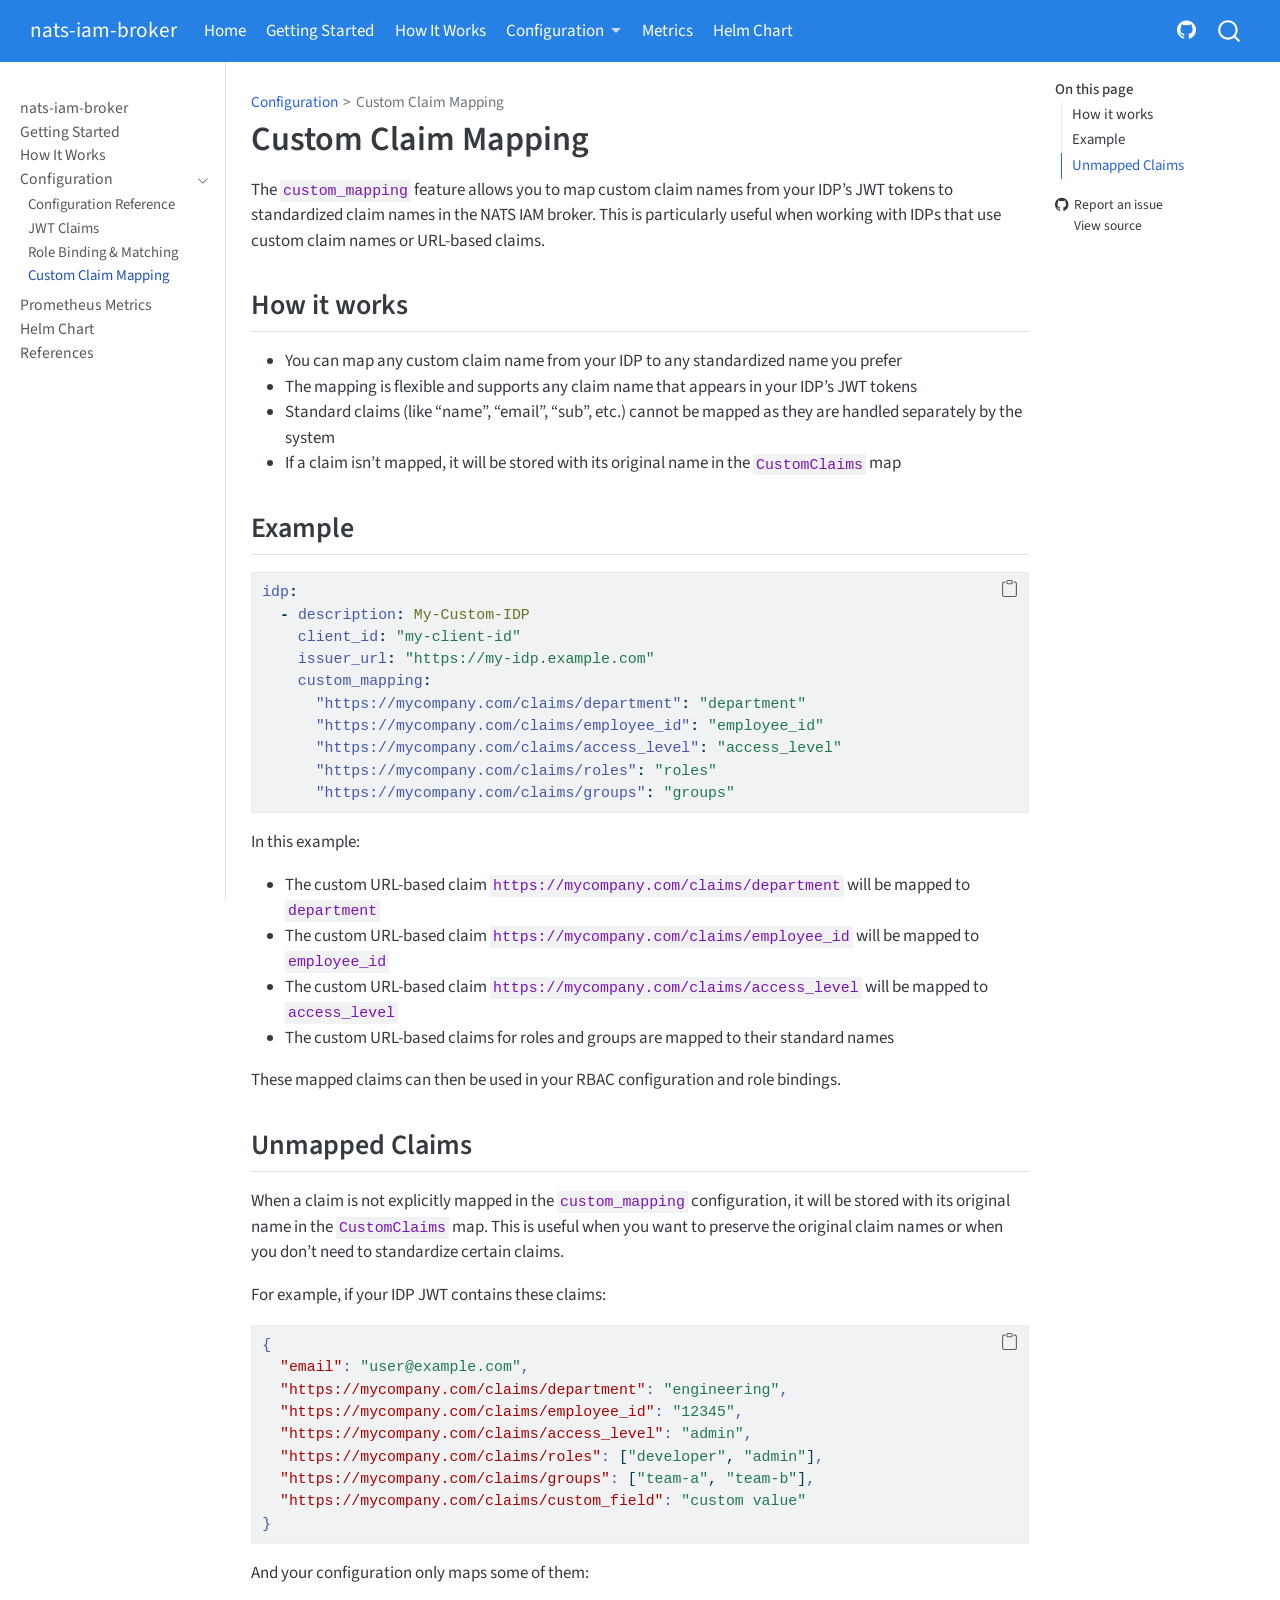
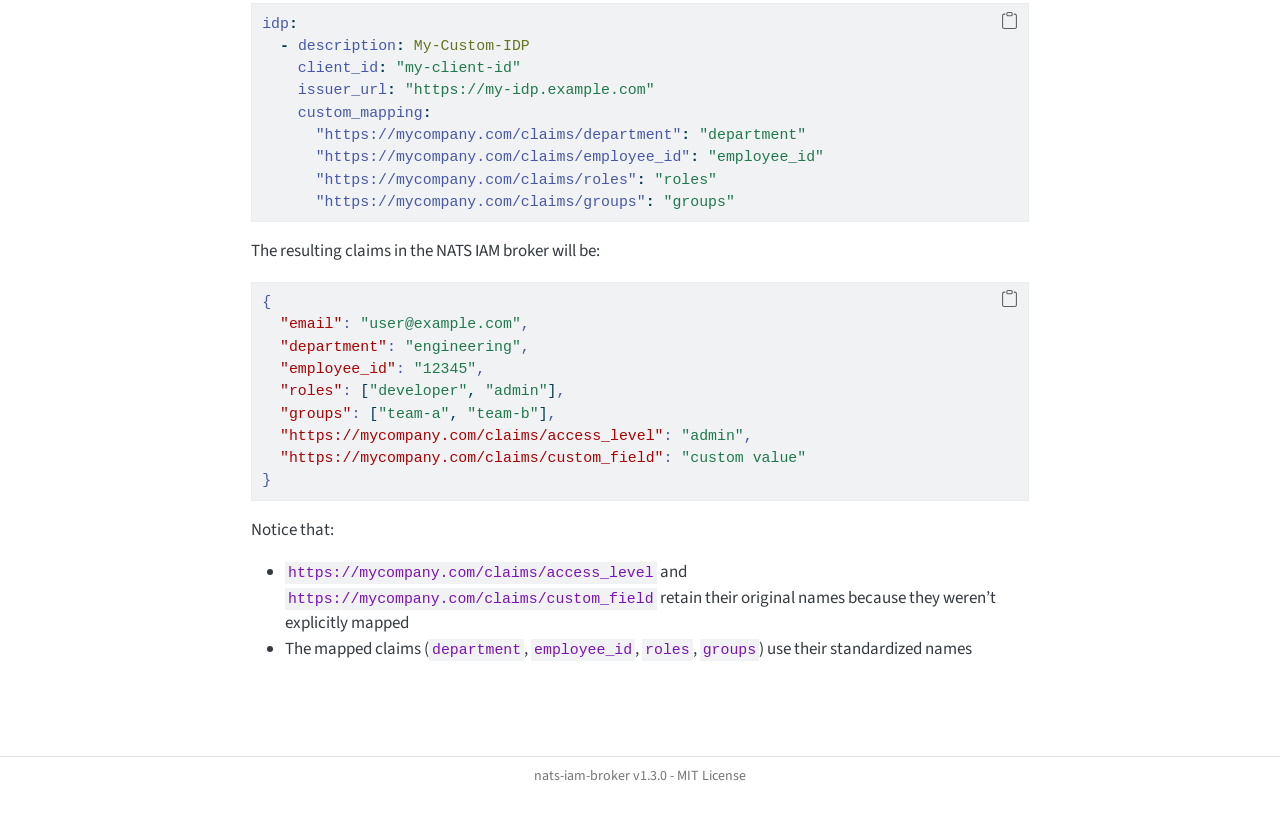
<file: custom-claims.html>
<!DOCTYPE html>
<html xmlns="http://www.w3.org/1999/xhtml" lang="en" xml:lang="en"><head>

<meta charset="utf-8">
<meta name="generator" content="quarto-1.9.37">

<meta name="viewport" content="width=device-width, initial-scale=1.0, user-scalable=yes">


<title>Custom Claim Mapping – nats-iam-broker</title>
<style>
/* Default styles provided by pandoc.
** See https://pandoc.org/MANUAL.html#variables-for-html for config info.
*/
code{white-space: pre-wrap;}
span.smallcaps{font-variant: small-caps;}
div.columns{display: flex; gap: min(4vw, 1.5em);}
div.column{flex: auto; overflow-x: auto;}
div.hanging-indent{margin-left: 1.5em; text-indent: -1.5em;}
ul.task-list{list-style: none;}
ul.task-list li input[type="checkbox"] {
  width: 0.8em;
  margin: 0 0.8em 0.2em -1em; /* quarto-specific, see https://github.com/quarto-dev/quarto-cli/issues/4556 */ 
  vertical-align: middle;
}
/* CSS for syntax highlighting */
html { -webkit-text-size-adjust: 100%; }
pre > code.sourceCode { white-space: pre; position: relative; }
pre > code.sourceCode > span { display: inline-block; line-height: 1.25; }
pre > code.sourceCode > span:empty { height: 1.2em; }
.sourceCode { overflow: visible; }
code.sourceCode > span { color: inherit; text-decoration: inherit; }
div.sourceCode { margin: 1em 0; }
pre.sourceCode { margin: 0; }
@media screen {
div.sourceCode { overflow: auto; }
}
@media print {
pre > code.sourceCode { white-space: pre-wrap; }
pre > code.sourceCode > span { text-indent: -5em; padding-left: 5em; }
}
pre.numberSource code
  { counter-reset: source-line 0; }
pre.numberSource code > span
  { position: relative; left: -4em; counter-increment: source-line; }
pre.numberSource code > span > a:first-child::before
  { content: counter(source-line);
    position: relative; left: -1em; text-align: right; vertical-align: baseline;
    border: none; display: inline-block;
    -webkit-touch-callout: none; -webkit-user-select: none;
    -khtml-user-select: none; -moz-user-select: none;
    -ms-user-select: none; user-select: none;
    padding: 0 4px; width: 4em;
  }
pre.numberSource { margin-left: 3em;  padding-left: 4px; }
div.sourceCode
  {   }
@media screen {
pre > code.sourceCode > span > a:first-child::before { text-decoration: underline; }
}
</style>


<script src="site_libs/quarto-nav/quarto-nav.js"></script>
<script src="site_libs/quarto-nav/headroom.min.js"></script>
<script src="site_libs/clipboard/clipboard.min.js"></script>
<script src="site_libs/quarto-search/autocomplete.umd.js"></script>
<script src="site_libs/quarto-search/fuse.min.js"></script>
<script src="site_libs/quarto-search/quarto-search.js"></script>
<meta name="quarto:offset" content="./">
<script src="site_libs/quarto-html/quarto.js" type="module"></script>
<script src="site_libs/quarto-html/tabsets/tabsets.js" type="module"></script>
<script src="site_libs/quarto-html/popper.min.js"></script>
<script src="site_libs/quarto-html/tippy.umd.min.js"></script>
<script src="site_libs/quarto-html/anchor.min.js"></script>
<link href="site_libs/quarto-html/tippy.css" rel="stylesheet">
<link href="site_libs/quarto-html/quarto-syntax-highlighting-7f8f88aac4f3542376d5c11b86a4c14d.css" rel="stylesheet" id="quarto-text-highlighting-styles">
<script src="site_libs/bootstrap/bootstrap.min.js"></script>
<link href="site_libs/bootstrap/bootstrap-icons.css" rel="stylesheet">
<link href="site_libs/bootstrap/bootstrap-840aac0e753819e3ab1ae3d000c40c46.min.css" rel="stylesheet" append-hash="true" id="quarto-bootstrap" data-mode="light">
<script id="quarto-search-options" type="application/json">{
  "location": "navbar",
  "copy-button": false,
  "collapse-after": 3,
  "panel-placement": "end",
  "type": "overlay",
  "limit": 50,
  "keyboard-shortcut": [
    "f",
    "/",
    "s"
  ],
  "show-item-context": false,
  "language": {
    "search-no-results-text": "No results",
    "search-matching-documents-text": "matching documents",
    "search-copy-link-title": "Copy link to search",
    "search-hide-matches-text": "Hide additional matches",
    "search-more-match-text": "more match in this document",
    "search-more-matches-text": "more matches in this document",
    "search-clear-button-title": "Clear",
    "search-text-placeholder": "",
    "search-detached-cancel-button-title": "Cancel",
    "search-submit-button-title": "Submit",
    "search-label": "Search"
  }
}</script>


</head>

<body class="nav-sidebar docked nav-fixed quarto-light">

<div id="quarto-search-results"></div>
  <header id="quarto-header" class="headroom fixed-top">
    <nav class="navbar navbar-expand-lg " data-bs-theme="dark">
      <div class="navbar-container container-fluid">
      <div class="navbar-brand-container mx-auto">
    <a class="navbar-brand" href="./index.html">
    <span class="navbar-title">nats-iam-broker</span>
    </a>
  </div>
            <div id="quarto-search" class="" title="Search"></div>
          <button class="navbar-toggler" type="button" data-bs-toggle="collapse" data-bs-target="#navbarCollapse" aria-controls="navbarCollapse" role="menu" aria-expanded="false" aria-label="Toggle navigation" onclick="if (window.quartoToggleHeadroom) { window.quartoToggleHeadroom(); }">
  <span class="navbar-toggler-icon"></span>
</button>
          <div class="collapse navbar-collapse" id="navbarCollapse">
            <ul class="navbar-nav navbar-nav-scroll me-auto">
  <li class="nav-item">
    <a class="nav-link active" href="./index.html" aria-current="page"> 
<span class="menu-text">Home</span></a>
  </li>  
  <li class="nav-item">
    <a class="nav-link" href="./getting-started.html"> 
<span class="menu-text">Getting Started</span></a>
  </li>  
  <li class="nav-item">
    <a class="nav-link" href="./examples.html"> 
<span class="menu-text">How It Works</span></a>
  </li>  
  <li class="nav-item dropdown ">
    <a class="nav-link dropdown-toggle" href="#" id="nav-menu-configuration" role="link" data-bs-toggle="dropdown" aria-expanded="false">
 <span class="menu-text">Configuration</span>
    </a>
    <ul class="dropdown-menu" aria-labelledby="nav-menu-configuration">    
        <li>
    <a class="dropdown-item" href="./configuration.html">
 <span class="dropdown-text">Reference</span></a>
  </li>  
        <li>
    <a class="dropdown-item" href="./claims.html">
 <span class="dropdown-text">JWT Claims</span></a>
  </li>  
        <li>
    <a class="dropdown-item" href="./role-binding.html">
 <span class="dropdown-text">Role Binding &amp; Matching</span></a>
  </li>  
        <li>
    <a class="dropdown-item" href="./custom-claims.html">
 <span class="dropdown-text">Custom Claim Mapping</span></a>
  </li>  
    </ul>
  </li>
  <li class="nav-item">
    <a class="nav-link" href="./metrics.html"> 
<span class="menu-text">Metrics</span></a>
  </li>  
  <li class="nav-item">
    <a class="nav-link" href="./helm.html"> 
<span class="menu-text">Helm Chart</span></a>
  </li>  
</ul>
            <ul class="navbar-nav navbar-nav-scroll ms-auto">
  <li class="nav-item compact">
    <a class="nav-link" href="https://github.com/jr200-labs/nats-iam-broker"> <i class="bi bi-github" role="img">
</i> 
<span class="menu-text"></span></a>
  </li>  
</ul>
          </div> <!-- /navcollapse -->
            <div class="quarto-navbar-tools">
</div>
      </div> <!-- /container-fluid -->
    </nav>
  <nav class="quarto-secondary-nav">
    <div class="container-fluid d-flex">
      <button type="button" class="quarto-btn-toggle btn" data-bs-toggle="collapse" role="button" data-bs-target=".quarto-sidebar-collapse-item" aria-controls="quarto-sidebar" aria-expanded="false" aria-label="Toggle sidebar navigation" onclick="if (window.quartoToggleHeadroom) { window.quartoToggleHeadroom(); }">
        <i class="bi bi-layout-text-sidebar-reverse"></i>
      </button>
        <nav class="quarto-page-breadcrumbs" aria-label="breadcrumb"><ol class="breadcrumb"><li class="breadcrumb-item"><a href="./configuration.html">Configuration</a></li><li class="breadcrumb-item"><a href="./custom-claims.html">Custom Claim Mapping</a></li></ol></nav>
        <a class="flex-grow-1" role="navigation" data-bs-toggle="collapse" data-bs-target=".quarto-sidebar-collapse-item" aria-controls="quarto-sidebar" aria-expanded="false" aria-label="Toggle sidebar navigation" onclick="if (window.quartoToggleHeadroom) { window.quartoToggleHeadroom(); }">      
        </a>
    </div>
  </nav>
</header>
<!-- content -->
<div id="quarto-content" class="quarto-container page-columns page-rows-contents page-layout-article page-navbar">
<!-- sidebar -->
  <nav id="quarto-sidebar" class="sidebar collapse collapse-horizontal quarto-sidebar-collapse-item sidebar-navigation docked overflow-auto">
    <div class="sidebar-menu-container"> 
    <ul class="list-unstyled mt-1">
        <li class="sidebar-item">
  <div class="sidebar-item-container"> 
  <a href="./index.html" class="sidebar-item-text sidebar-link">
 <span class="menu-text">nats-iam-broker</span></a>
  </div>
</li>
        <li class="sidebar-item">
  <div class="sidebar-item-container"> 
  <a href="./getting-started.html" class="sidebar-item-text sidebar-link">
 <span class="menu-text">Getting Started</span></a>
  </div>
</li>
        <li class="sidebar-item">
  <div class="sidebar-item-container"> 
  <a href="./examples.html" class="sidebar-item-text sidebar-link">
 <span class="menu-text">How It Works</span></a>
  </div>
</li>
        <li class="sidebar-item sidebar-item-section">
      <div class="sidebar-item-container"> 
            <a class="sidebar-item-text sidebar-link text-start" data-bs-toggle="collapse" data-bs-target="#quarto-sidebar-section-1" role="navigation" aria-expanded="true">
 <span class="menu-text">Configuration</span></a>
          <a class="sidebar-item-toggle text-start" data-bs-toggle="collapse" data-bs-target="#quarto-sidebar-section-1" role="navigation" aria-expanded="true" aria-label="Toggle section">
            <i class="bi bi-chevron-right ms-2"></i>
          </a> 
      </div>
      <ul id="quarto-sidebar-section-1" class="collapse list-unstyled sidebar-section depth1 show">  
          <li class="sidebar-item">
  <div class="sidebar-item-container"> 
  <a href="./configuration.html" class="sidebar-item-text sidebar-link">
 <span class="menu-text">Configuration Reference</span></a>
  </div>
</li>
          <li class="sidebar-item">
  <div class="sidebar-item-container"> 
  <a href="./claims.html" class="sidebar-item-text sidebar-link">
 <span class="menu-text">JWT Claims</span></a>
  </div>
</li>
          <li class="sidebar-item">
  <div class="sidebar-item-container"> 
  <a href="./role-binding.html" class="sidebar-item-text sidebar-link">
 <span class="menu-text">Role Binding &amp; Matching</span></a>
  </div>
</li>
          <li class="sidebar-item">
  <div class="sidebar-item-container"> 
  <a href="./custom-claims.html" class="sidebar-item-text sidebar-link active">
 <span class="menu-text">Custom Claim Mapping</span></a>
  </div>
</li>
      </ul>
  </li>
        <li class="sidebar-item">
  <div class="sidebar-item-container"> 
  <a href="./metrics.html" class="sidebar-item-text sidebar-link">
 <span class="menu-text">Prometheus Metrics</span></a>
  </div>
</li>
        <li class="sidebar-item">
  <div class="sidebar-item-container"> 
  <a href="./helm.html" class="sidebar-item-text sidebar-link">
 <span class="menu-text">Helm Chart</span></a>
  </div>
</li>
        <li class="sidebar-item">
  <div class="sidebar-item-container"> 
  <a href="./references.html" class="sidebar-item-text sidebar-link">
 <span class="menu-text">References</span></a>
  </div>
</li>
    </ul>
    </div>
</nav>
<div id="quarto-sidebar-glass" class="quarto-sidebar-collapse-item" data-bs-toggle="collapse" data-bs-target=".quarto-sidebar-collapse-item"></div>
<!-- margin-sidebar -->
    <div id="quarto-margin-sidebar" class="sidebar margin-sidebar">
        <nav id="TOC" role="doc-toc" class="toc-active">
    <h2 id="toc-title">On this page</h2>
   
  <ul>
  <li><a href="#how-it-works" id="toc-how-it-works" class="nav-link active" data-scroll-target="#how-it-works">How it works</a></li>
  <li><a href="#example" id="toc-example" class="nav-link" data-scroll-target="#example">Example</a></li>
  <li><a href="#unmapped-claims" id="toc-unmapped-claims" class="nav-link" data-scroll-target="#unmapped-claims">Unmapped Claims</a></li>
  </ul>
<div class="toc-actions"><ul><li><a href="https://github.com/jr200-labs/nats-iam-broker/issues/new" class="toc-action"><i class="bi bi-github"></i>Report an issue</a></li><li><a href="https://github.com/jr200-labs/nats-iam-broker/blob/main/custom-claims.qmd" class="toc-action"><i class="bi empty"></i>View source</a></li></ul></div></nav>
    </div>
<!-- main -->
<main class="content" id="quarto-document-content">

<header id="title-block-header" class="quarto-title-block default"><nav class="quarto-page-breadcrumbs quarto-title-breadcrumbs d-none d-lg-block" aria-label="breadcrumb"><ol class="breadcrumb"><li class="breadcrumb-item"><a href="./configuration.html">Configuration</a></li><li class="breadcrumb-item"><a href="./custom-claims.html">Custom Claim Mapping</a></li></ol></nav>
<div class="quarto-title">
<h1 class="title">Custom Claim Mapping</h1>
</div>



<div class="quarto-title-meta">

    
  
    
  </div>
  


</header>


<p>The <code>custom_mapping</code> feature allows you to map custom claim names from your IDP’s JWT tokens to standardized claim names in the NATS IAM broker. This is particularly useful when working with IDPs that use custom claim names or URL-based claims.</p>
<section id="how-it-works" class="level2">
<h2 class="anchored" data-anchor-id="how-it-works">How it works</h2>
<ul>
<li>You can map any custom claim name from your IDP to any standardized name you prefer</li>
<li>The mapping is flexible and supports any claim name that appears in your IDP’s JWT tokens</li>
<li>Standard claims (like “name”, “email”, “sub”, etc.) cannot be mapped as they are handled separately by the system</li>
<li>If a claim isn’t mapped, it will be stored with its original name in the <code>CustomClaims</code> map</li>
</ul>
</section>
<section id="example" class="level2">
<h2 class="anchored" data-anchor-id="example">Example</h2>
<div class="code-copy-outer-scaffold"><div class="sourceCode" id="cb1"><pre class="sourceCode yaml code-with-copy"><code class="sourceCode yaml"><span id="cb1-1"><a href="#cb1-1" aria-hidden="true" tabindex="-1"></a><span class="fu">idp</span><span class="kw">:</span></span>
<span id="cb1-2"><a href="#cb1-2" aria-hidden="true" tabindex="-1"></a><span class="at">  </span><span class="kw">-</span><span class="at"> </span><span class="fu">description</span><span class="kw">:</span><span class="at"> My-Custom-IDP</span></span>
<span id="cb1-3"><a href="#cb1-3" aria-hidden="true" tabindex="-1"></a><span class="at">    </span><span class="fu">client_id</span><span class="kw">:</span><span class="at"> </span><span class="st">"my-client-id"</span></span>
<span id="cb1-4"><a href="#cb1-4" aria-hidden="true" tabindex="-1"></a><span class="at">    </span><span class="fu">issuer_url</span><span class="kw">:</span><span class="at"> </span><span class="st">"https://my-idp.example.com"</span></span>
<span id="cb1-5"><a href="#cb1-5" aria-hidden="true" tabindex="-1"></a><span class="at">    </span><span class="fu">custom_mapping</span><span class="kw">:</span></span>
<span id="cb1-6"><a href="#cb1-6" aria-hidden="true" tabindex="-1"></a><span class="at">      </span><span class="fu">"https://mycompany.com/claims/department"</span><span class="kw">:</span><span class="at"> </span><span class="st">"department"</span></span>
<span id="cb1-7"><a href="#cb1-7" aria-hidden="true" tabindex="-1"></a><span class="at">      </span><span class="fu">"https://mycompany.com/claims/employee_id"</span><span class="kw">:</span><span class="at"> </span><span class="st">"employee_id"</span></span>
<span id="cb1-8"><a href="#cb1-8" aria-hidden="true" tabindex="-1"></a><span class="at">      </span><span class="fu">"https://mycompany.com/claims/access_level"</span><span class="kw">:</span><span class="at"> </span><span class="st">"access_level"</span></span>
<span id="cb1-9"><a href="#cb1-9" aria-hidden="true" tabindex="-1"></a><span class="at">      </span><span class="fu">"https://mycompany.com/claims/roles"</span><span class="kw">:</span><span class="at"> </span><span class="st">"roles"</span></span>
<span id="cb1-10"><a href="#cb1-10" aria-hidden="true" tabindex="-1"></a><span class="at">      </span><span class="fu">"https://mycompany.com/claims/groups"</span><span class="kw">:</span><span class="at"> </span><span class="st">"groups"</span></span></code></pre></div><button title="Copy to Clipboard" class="code-copy-button"><i class="bi"></i></button></div>
<p>In this example:</p>
<ul>
<li>The custom URL-based claim <code>https://mycompany.com/claims/department</code> will be mapped to <code>department</code></li>
<li>The custom URL-based claim <code>https://mycompany.com/claims/employee_id</code> will be mapped to <code>employee_id</code></li>
<li>The custom URL-based claim <code>https://mycompany.com/claims/access_level</code> will be mapped to <code>access_level</code></li>
<li>The custom URL-based claims for roles and groups are mapped to their standard names</li>
</ul>
<p>These mapped claims can then be used in your RBAC configuration and role bindings.</p>
</section>
<section id="unmapped-claims" class="level2">
<h2 class="anchored" data-anchor-id="unmapped-claims">Unmapped Claims</h2>
<p>When a claim is not explicitly mapped in the <code>custom_mapping</code> configuration, it will be stored with its original name in the <code>CustomClaims</code> map. This is useful when you want to preserve the original claim names or when you don’t need to standardize certain claims.</p>
<p>For example, if your IDP JWT contains these claims:</p>
<div class="code-copy-outer-scaffold"><div class="sourceCode" id="cb2"><pre class="sourceCode json code-with-copy"><code class="sourceCode json"><span id="cb2-1"><a href="#cb2-1" aria-hidden="true" tabindex="-1"></a><span class="fu">{</span></span>
<span id="cb2-2"><a href="#cb2-2" aria-hidden="true" tabindex="-1"></a>  <span class="dt">"email"</span><span class="fu">:</span> <span class="st">"user@example.com"</span><span class="fu">,</span></span>
<span id="cb2-3"><a href="#cb2-3" aria-hidden="true" tabindex="-1"></a>  <span class="dt">"https://mycompany.com/claims/department"</span><span class="fu">:</span> <span class="st">"engineering"</span><span class="fu">,</span></span>
<span id="cb2-4"><a href="#cb2-4" aria-hidden="true" tabindex="-1"></a>  <span class="dt">"https://mycompany.com/claims/employee_id"</span><span class="fu">:</span> <span class="st">"12345"</span><span class="fu">,</span></span>
<span id="cb2-5"><a href="#cb2-5" aria-hidden="true" tabindex="-1"></a>  <span class="dt">"https://mycompany.com/claims/access_level"</span><span class="fu">:</span> <span class="st">"admin"</span><span class="fu">,</span></span>
<span id="cb2-6"><a href="#cb2-6" aria-hidden="true" tabindex="-1"></a>  <span class="dt">"https://mycompany.com/claims/roles"</span><span class="fu">:</span> <span class="ot">[</span><span class="st">"developer"</span><span class="ot">,</span> <span class="st">"admin"</span><span class="ot">]</span><span class="fu">,</span></span>
<span id="cb2-7"><a href="#cb2-7" aria-hidden="true" tabindex="-1"></a>  <span class="dt">"https://mycompany.com/claims/groups"</span><span class="fu">:</span> <span class="ot">[</span><span class="st">"team-a"</span><span class="ot">,</span> <span class="st">"team-b"</span><span class="ot">]</span><span class="fu">,</span></span>
<span id="cb2-8"><a href="#cb2-8" aria-hidden="true" tabindex="-1"></a>  <span class="dt">"https://mycompany.com/claims/custom_field"</span><span class="fu">:</span> <span class="st">"custom value"</span></span>
<span id="cb2-9"><a href="#cb2-9" aria-hidden="true" tabindex="-1"></a><span class="fu">}</span></span></code></pre></div><button title="Copy to Clipboard" class="code-copy-button"><i class="bi"></i></button></div>
<p>And your configuration only maps some of them:</p>
<div class="code-copy-outer-scaffold"><div class="sourceCode" id="cb3"><pre class="sourceCode yaml code-with-copy"><code class="sourceCode yaml"><span id="cb3-1"><a href="#cb3-1" aria-hidden="true" tabindex="-1"></a><span class="fu">idp</span><span class="kw">:</span></span>
<span id="cb3-2"><a href="#cb3-2" aria-hidden="true" tabindex="-1"></a><span class="at">  </span><span class="kw">-</span><span class="at"> </span><span class="fu">description</span><span class="kw">:</span><span class="at"> My-Custom-IDP</span></span>
<span id="cb3-3"><a href="#cb3-3" aria-hidden="true" tabindex="-1"></a><span class="at">    </span><span class="fu">client_id</span><span class="kw">:</span><span class="at"> </span><span class="st">"my-client-id"</span></span>
<span id="cb3-4"><a href="#cb3-4" aria-hidden="true" tabindex="-1"></a><span class="at">    </span><span class="fu">issuer_url</span><span class="kw">:</span><span class="at"> </span><span class="st">"https://my-idp.example.com"</span></span>
<span id="cb3-5"><a href="#cb3-5" aria-hidden="true" tabindex="-1"></a><span class="at">    </span><span class="fu">custom_mapping</span><span class="kw">:</span></span>
<span id="cb3-6"><a href="#cb3-6" aria-hidden="true" tabindex="-1"></a><span class="at">      </span><span class="fu">"https://mycompany.com/claims/department"</span><span class="kw">:</span><span class="at"> </span><span class="st">"department"</span></span>
<span id="cb3-7"><a href="#cb3-7" aria-hidden="true" tabindex="-1"></a><span class="at">      </span><span class="fu">"https://mycompany.com/claims/employee_id"</span><span class="kw">:</span><span class="at"> </span><span class="st">"employee_id"</span></span>
<span id="cb3-8"><a href="#cb3-8" aria-hidden="true" tabindex="-1"></a><span class="at">      </span><span class="fu">"https://mycompany.com/claims/roles"</span><span class="kw">:</span><span class="at"> </span><span class="st">"roles"</span></span>
<span id="cb3-9"><a href="#cb3-9" aria-hidden="true" tabindex="-1"></a><span class="at">      </span><span class="fu">"https://mycompany.com/claims/groups"</span><span class="kw">:</span><span class="at"> </span><span class="st">"groups"</span></span></code></pre></div><button title="Copy to Clipboard" class="code-copy-button"><i class="bi"></i></button></div>
<p>The resulting claims in the NATS IAM broker will be:</p>
<div class="code-copy-outer-scaffold"><div class="sourceCode" id="cb4"><pre class="sourceCode json code-with-copy"><code class="sourceCode json"><span id="cb4-1"><a href="#cb4-1" aria-hidden="true" tabindex="-1"></a><span class="fu">{</span></span>
<span id="cb4-2"><a href="#cb4-2" aria-hidden="true" tabindex="-1"></a>  <span class="dt">"email"</span><span class="fu">:</span> <span class="st">"user@example.com"</span><span class="fu">,</span></span>
<span id="cb4-3"><a href="#cb4-3" aria-hidden="true" tabindex="-1"></a>  <span class="dt">"department"</span><span class="fu">:</span> <span class="st">"engineering"</span><span class="fu">,</span></span>
<span id="cb4-4"><a href="#cb4-4" aria-hidden="true" tabindex="-1"></a>  <span class="dt">"employee_id"</span><span class="fu">:</span> <span class="st">"12345"</span><span class="fu">,</span></span>
<span id="cb4-5"><a href="#cb4-5" aria-hidden="true" tabindex="-1"></a>  <span class="dt">"roles"</span><span class="fu">:</span> <span class="ot">[</span><span class="st">"developer"</span><span class="ot">,</span> <span class="st">"admin"</span><span class="ot">]</span><span class="fu">,</span></span>
<span id="cb4-6"><a href="#cb4-6" aria-hidden="true" tabindex="-1"></a>  <span class="dt">"groups"</span><span class="fu">:</span> <span class="ot">[</span><span class="st">"team-a"</span><span class="ot">,</span> <span class="st">"team-b"</span><span class="ot">]</span><span class="fu">,</span></span>
<span id="cb4-7"><a href="#cb4-7" aria-hidden="true" tabindex="-1"></a>  <span class="dt">"https://mycompany.com/claims/access_level"</span><span class="fu">:</span> <span class="st">"admin"</span><span class="fu">,</span></span>
<span id="cb4-8"><a href="#cb4-8" aria-hidden="true" tabindex="-1"></a>  <span class="dt">"https://mycompany.com/claims/custom_field"</span><span class="fu">:</span> <span class="st">"custom value"</span></span>
<span id="cb4-9"><a href="#cb4-9" aria-hidden="true" tabindex="-1"></a><span class="fu">}</span></span></code></pre></div><button title="Copy to Clipboard" class="code-copy-button"><i class="bi"></i></button></div>
<p>Notice that:</p>
<ul>
<li><code>https://mycompany.com/claims/access_level</code> and <code>https://mycompany.com/claims/custom_field</code> retain their original names because they weren’t explicitly mapped</li>
<li>The mapped claims (<code>department</code>, <code>employee_id</code>, <code>roles</code>, <code>groups</code>) use their standardized names</li>
</ul>


</section>

</main> <!-- /main -->
<script id="quarto-html-after-body" type="application/javascript">
  window.document.addEventListener("DOMContentLoaded", function (event) {
    const icon = "";
    const anchorJS = new window.AnchorJS();
    anchorJS.options = {
      placement: 'right',
      icon: icon
    };
    anchorJS.add('.anchored');
    const isCodeAnnotation = (el) => {
      for (const clz of el.classList) {
        if (clz.startsWith('code-annotation-')) {                     
          return true;
        }
      }
      return false;
    }
    const onCopySuccess = function(e) {
      // button target
      const button = e.trigger;
      // don't keep focus
      button.blur();
      // flash "checked"
      button.classList.add('code-copy-button-checked');
      var currentTitle = button.getAttribute("title");
      button.setAttribute("title", "Copied!");
      let tooltip;
      if (window.bootstrap) {
        button.setAttribute("data-bs-toggle", "tooltip");
        button.setAttribute("data-bs-placement", "left");
        button.setAttribute("data-bs-title", "Copied!");
        tooltip = new bootstrap.Tooltip(button, 
          { trigger: "manual", 
            customClass: "code-copy-button-tooltip",
            offset: [0, -8]});
        tooltip.show();    
      }
      setTimeout(function() {
        if (tooltip) {
          tooltip.hide();
          button.removeAttribute("data-bs-title");
          button.removeAttribute("data-bs-toggle");
          button.removeAttribute("data-bs-placement");
        }
        button.setAttribute("title", currentTitle);
        button.classList.remove('code-copy-button-checked');
      }, 1000);
      // clear code selection
      e.clearSelection();
    }
    const getTextToCopy = function(trigger) {
      const outerScaffold = trigger.parentElement.cloneNode(true);
      const codeEl = outerScaffold.querySelector('code');
      for (const childEl of codeEl.children) {
        if (isCodeAnnotation(childEl)) {
          childEl.remove();
        }
      }
      return codeEl.innerText;
    }
    const clipboard = new window.ClipboardJS('.code-copy-button:not([data-in-quarto-modal])', {
      text: getTextToCopy
    });
    clipboard.on('success', onCopySuccess);
    if (window.document.getElementById('quarto-embedded-source-code-modal')) {
      const clipboardModal = new window.ClipboardJS('.code-copy-button[data-in-quarto-modal]', {
        text: getTextToCopy,
        container: window.document.getElementById('quarto-embedded-source-code-modal')
      });
      clipboardModal.on('success', onCopySuccess);
    }
      var localhostRegex = new RegExp(/^(?:http|https):\/\/localhost\:?[0-9]*\//);
      var mailtoRegex = new RegExp(/^mailto:/);
        var filterRegex = new RegExp("https:\/\/jr200-labs\.github\.io\/nats-iam-broker\/");
      var isInternal = (href) => {
          return filterRegex.test(href) || localhostRegex.test(href) || mailtoRegex.test(href);
      }
      // Inspect non-navigation links and adorn them if external
     var links = window.document.querySelectorAll('a[href]:not(.nav-link):not(.navbar-brand):not(.toc-action):not(.sidebar-link):not(.sidebar-item-toggle):not(.pagination-link):not(.no-external):not([aria-hidden]):not(.dropdown-item):not(.quarto-navigation-tool):not(.about-link)');
      for (var i=0; i<links.length; i++) {
        const link = links[i];
        if (!isInternal(link.href)) {
          // undo the damage that might have been done by quarto-nav.js in the case of
          // links that we want to consider external
          if (link.dataset.originalHref !== undefined) {
            link.href = link.dataset.originalHref;
          }
        }
      }
    function tippyHover(el, contentFn, onTriggerFn, onUntriggerFn) {
      const config = {
        allowHTML: true,
        maxWidth: 500,
        delay: 100,
        arrow: false,
        appendTo: function(el) {
            return el.parentElement;
        },
        interactive: true,
        interactiveBorder: 10,
        theme: 'quarto',
        placement: 'bottom-start',
      };
      if (contentFn) {
        config.content = contentFn;
      }
      if (onTriggerFn) {
        config.onTrigger = onTriggerFn;
      }
      if (onUntriggerFn) {
        config.onUntrigger = onUntriggerFn;
      }
      window.tippy(el, config); 
    }
    const noterefs = window.document.querySelectorAll('a[role="doc-noteref"]');
    for (var i=0; i<noterefs.length; i++) {
      const ref = noterefs[i];
      tippyHover(ref, function() {
        // use id or data attribute instead here
        let href = ref.getAttribute('data-footnote-href') || ref.getAttribute('href');
        try { href = new URL(href).hash; } catch {}
        const id = href.replace(/^#\/?/, "");
        const note = window.document.getElementById(id);
        if (note) {
          return note.innerHTML;
        } else {
          return "";
        }
      });
    }
    const xrefs = window.document.querySelectorAll('a.quarto-xref');
    const processXRef = (id, note) => {
      // Strip column container classes
      const stripColumnClz = (el) => {
        el.classList.remove("page-full", "page-columns");
        if (el.children) {
          for (const child of el.children) {
            stripColumnClz(child);
          }
        }
      }
      stripColumnClz(note)
      if (id === null || id.startsWith('sec-')) {
        // Special case sections, only their first couple elements
        const container = document.createElement("div");
        if (note.children && note.children.length > 2) {
          container.appendChild(note.children[0].cloneNode(true));
          for (let i = 1; i < note.children.length; i++) {
            const child = note.children[i];
            if (child.tagName === "P" && child.innerText === "") {
              continue;
            } else {
              container.appendChild(child.cloneNode(true));
              break;
            }
          }
          if (window.Quarto?.typesetMath) {
            window.Quarto.typesetMath(container);
          }
          return container.innerHTML
        } else {
          if (window.Quarto?.typesetMath) {
            window.Quarto.typesetMath(note);
          }
          return note.innerHTML;
        }
      } else {
        // Remove any anchor links if they are present
        const anchorLink = note.querySelector('a.anchorjs-link');
        if (anchorLink) {
          anchorLink.remove();
        }
        if (window.Quarto?.typesetMath) {
          window.Quarto.typesetMath(note);
        }
        if (note.classList.contains("callout")) {
          return note.outerHTML;
        } else {
          return note.innerHTML;
        }
      }
    }
    for (var i=0; i<xrefs.length; i++) {
      const xref = xrefs[i];
      tippyHover(xref, undefined, function(instance) {
        instance.disable();
        let url = xref.getAttribute('href');
        let hash = undefined; 
        if (url.startsWith('#')) {
          hash = url;
        } else {
          try { hash = new URL(url).hash; } catch {}
        }
        if (hash) {
          const id = hash.replace(/^#\/?/, "");
          const note = window.document.getElementById(id);
          if (note !== null) {
            try {
              const html = processXRef(id, note.cloneNode(true));
              instance.setContent(html);
            } finally {
              instance.enable();
              instance.show();
            }
          } else {
            // See if we can fetch this
            fetch(url.split('#')[0])
            .then(res => res.text())
            .then(html => {
              const parser = new DOMParser();
              const htmlDoc = parser.parseFromString(html, "text/html");
              const note = htmlDoc.getElementById(id);
              if (note !== null) {
                const html = processXRef(id, note);
                instance.setContent(html);
              } 
            }).finally(() => {
              instance.enable();
              instance.show();
            });
          }
        } else {
          // See if we can fetch a full url (with no hash to target)
          // This is a special case and we should probably do some content thinning / targeting
          fetch(url)
          .then(res => res.text())
          .then(html => {
            const parser = new DOMParser();
            const htmlDoc = parser.parseFromString(html, "text/html");
            const note = htmlDoc.querySelector('main.content');
            if (note !== null) {
              // This should only happen for chapter cross references
              // (since there is no id in the URL)
              // remove the first header
              if (note.children.length > 0 && note.children[0].tagName === "HEADER") {
                note.children[0].remove();
              }
              const html = processXRef(null, note);
              instance.setContent(html);
            } 
          }).finally(() => {
            instance.enable();
            instance.show();
          });
        }
      }, function(instance) {
      });
    }
        let selectedAnnoteEl;
        const selectorForAnnotation = ( cell, annotation) => {
          let cellAttr = 'data-code-cell="' + cell + '"';
          let lineAttr = 'data-code-annotation="' +  annotation + '"';
          const selector = 'span[' + cellAttr + '][' + lineAttr + ']';
          return selector;
        }
        const selectCodeLines = (annoteEl) => {
          const doc = window.document;
          const targetCell = annoteEl.getAttribute("data-target-cell");
          const targetAnnotation = annoteEl.getAttribute("data-target-annotation");
          const annoteSpan = window.document.querySelector(selectorForAnnotation(targetCell, targetAnnotation));
          const lines = annoteSpan.getAttribute("data-code-lines").split(",");
          const lineIds = lines.map((line) => {
            return targetCell + "-" + line;
          })
          let top = null;
          let height = null;
          let parent = null;
          if (lineIds.length > 0) {
              //compute the position of the single el (top and bottom and make a div)
              const el = window.document.getElementById(lineIds[0]);
              top = el.offsetTop;
              height = el.offsetHeight;
              parent = el.parentElement.parentElement;
            if (lineIds.length > 1) {
              const lastEl = window.document.getElementById(lineIds[lineIds.length - 1]);
              const bottom = lastEl.offsetTop + lastEl.offsetHeight;
              height = bottom - top;
            }
            if (top !== null && height !== null && parent !== null) {
              // cook up a div (if necessary) and position it 
              let div = window.document.getElementById("code-annotation-line-highlight");
              if (div === null) {
                div = window.document.createElement("div");
                div.setAttribute("id", "code-annotation-line-highlight");
                div.style.position = 'absolute';
                parent.appendChild(div);
              }
              div.style.top = top - 2 + "px";
              div.style.height = height + 4 + "px";
              div.style.left = 0;
              let gutterDiv = window.document.getElementById("code-annotation-line-highlight-gutter");
              if (gutterDiv === null) {
                gutterDiv = window.document.createElement("div");
                gutterDiv.setAttribute("id", "code-annotation-line-highlight-gutter");
                gutterDiv.style.position = 'absolute';
                const codeCell = window.document.getElementById(targetCell);
                const gutter = codeCell.querySelector('.code-annotation-gutter');
                gutter.appendChild(gutterDiv);
              }
              gutterDiv.style.top = top - 2 + "px";
              gutterDiv.style.height = height + 4 + "px";
            }
            selectedAnnoteEl = annoteEl;
          }
        };
        const unselectCodeLines = () => {
          const elementsIds = ["code-annotation-line-highlight", "code-annotation-line-highlight-gutter"];
          elementsIds.forEach((elId) => {
            const div = window.document.getElementById(elId);
            if (div) {
              div.remove();
            }
          });
          selectedAnnoteEl = undefined;
        };
          // Handle positioning of the toggle
      window.addEventListener(
        "resize",
        throttle(() => {
          elRect = undefined;
          if (selectedAnnoteEl) {
            selectCodeLines(selectedAnnoteEl);
          }
        }, 10)
      );
      function throttle(fn, ms) {
      let throttle = false;
      let timer;
        return (...args) => {
          if(!throttle) { // first call gets through
              fn.apply(this, args);
              throttle = true;
          } else { // all the others get throttled
              if(timer) clearTimeout(timer); // cancel #2
              timer = setTimeout(() => {
                fn.apply(this, args);
                timer = throttle = false;
              }, ms);
          }
        };
      }
        // Attach click handler to the DT
        const annoteDls = window.document.querySelectorAll('dt[data-target-cell]');
        for (const annoteDlNode of annoteDls) {
          annoteDlNode.addEventListener('click', (event) => {
            const clickedEl = event.target;
            if (clickedEl !== selectedAnnoteEl) {
              unselectCodeLines();
              const activeEl = window.document.querySelector('dt[data-target-cell].code-annotation-active');
              if (activeEl) {
                activeEl.classList.remove('code-annotation-active');
              }
              selectCodeLines(clickedEl);
              clickedEl.classList.add('code-annotation-active');
            } else {
              // Unselect the line
              unselectCodeLines();
              clickedEl.classList.remove('code-annotation-active');
            }
          });
        }
    const findCites = (el) => {
      const parentEl = el.parentElement;
      if (parentEl) {
        const cites = parentEl.dataset.cites;
        if (cites) {
          return {
            el,
            cites: cites.split(' ')
          };
        } else {
          return findCites(el.parentElement)
        }
      } else {
        return undefined;
      }
    };
    var bibliorefs = window.document.querySelectorAll('a[role="doc-biblioref"]');
    for (var i=0; i<bibliorefs.length; i++) {
      const ref = bibliorefs[i];
      const citeInfo = findCites(ref);
      if (citeInfo) {
        tippyHover(citeInfo.el, function() {
          var popup = window.document.createElement('div');
          citeInfo.cites.forEach(function(cite) {
            var citeDiv = window.document.createElement('div');
            citeDiv.classList.add('hanging-indent');
            citeDiv.classList.add('csl-entry');
            var biblioDiv = window.document.getElementById('ref-' + cite);
            if (biblioDiv) {
              citeDiv.innerHTML = biblioDiv.innerHTML;
            }
            popup.appendChild(citeDiv);
          });
          return popup.innerHTML;
        });
      }
    }
  });
  </script>
</div> <!-- /content -->
<footer class="footer">
  <div class="nav-footer">
    <div class="nav-footer-left">
      &nbsp;
    </div>   
    <div class="nav-footer-center">
<p>nats-iam-broker v1.3.0 - MIT License</p>
<div class="toc-actions d-sm-block d-md-none"><ul><li><a href="https://github.com/jr200-labs/nats-iam-broker/issues/new" class="toc-action"><i class="bi bi-github"></i>Report an issue</a></li><li><a href="https://github.com/jr200-labs/nats-iam-broker/blob/main/custom-claims.qmd" class="toc-action"><i class="bi empty"></i>View source</a></li></ul></div></div>
    <div class="nav-footer-right">
      &nbsp;
    </div>
  </div>
</footer>




</body></html>
</file>
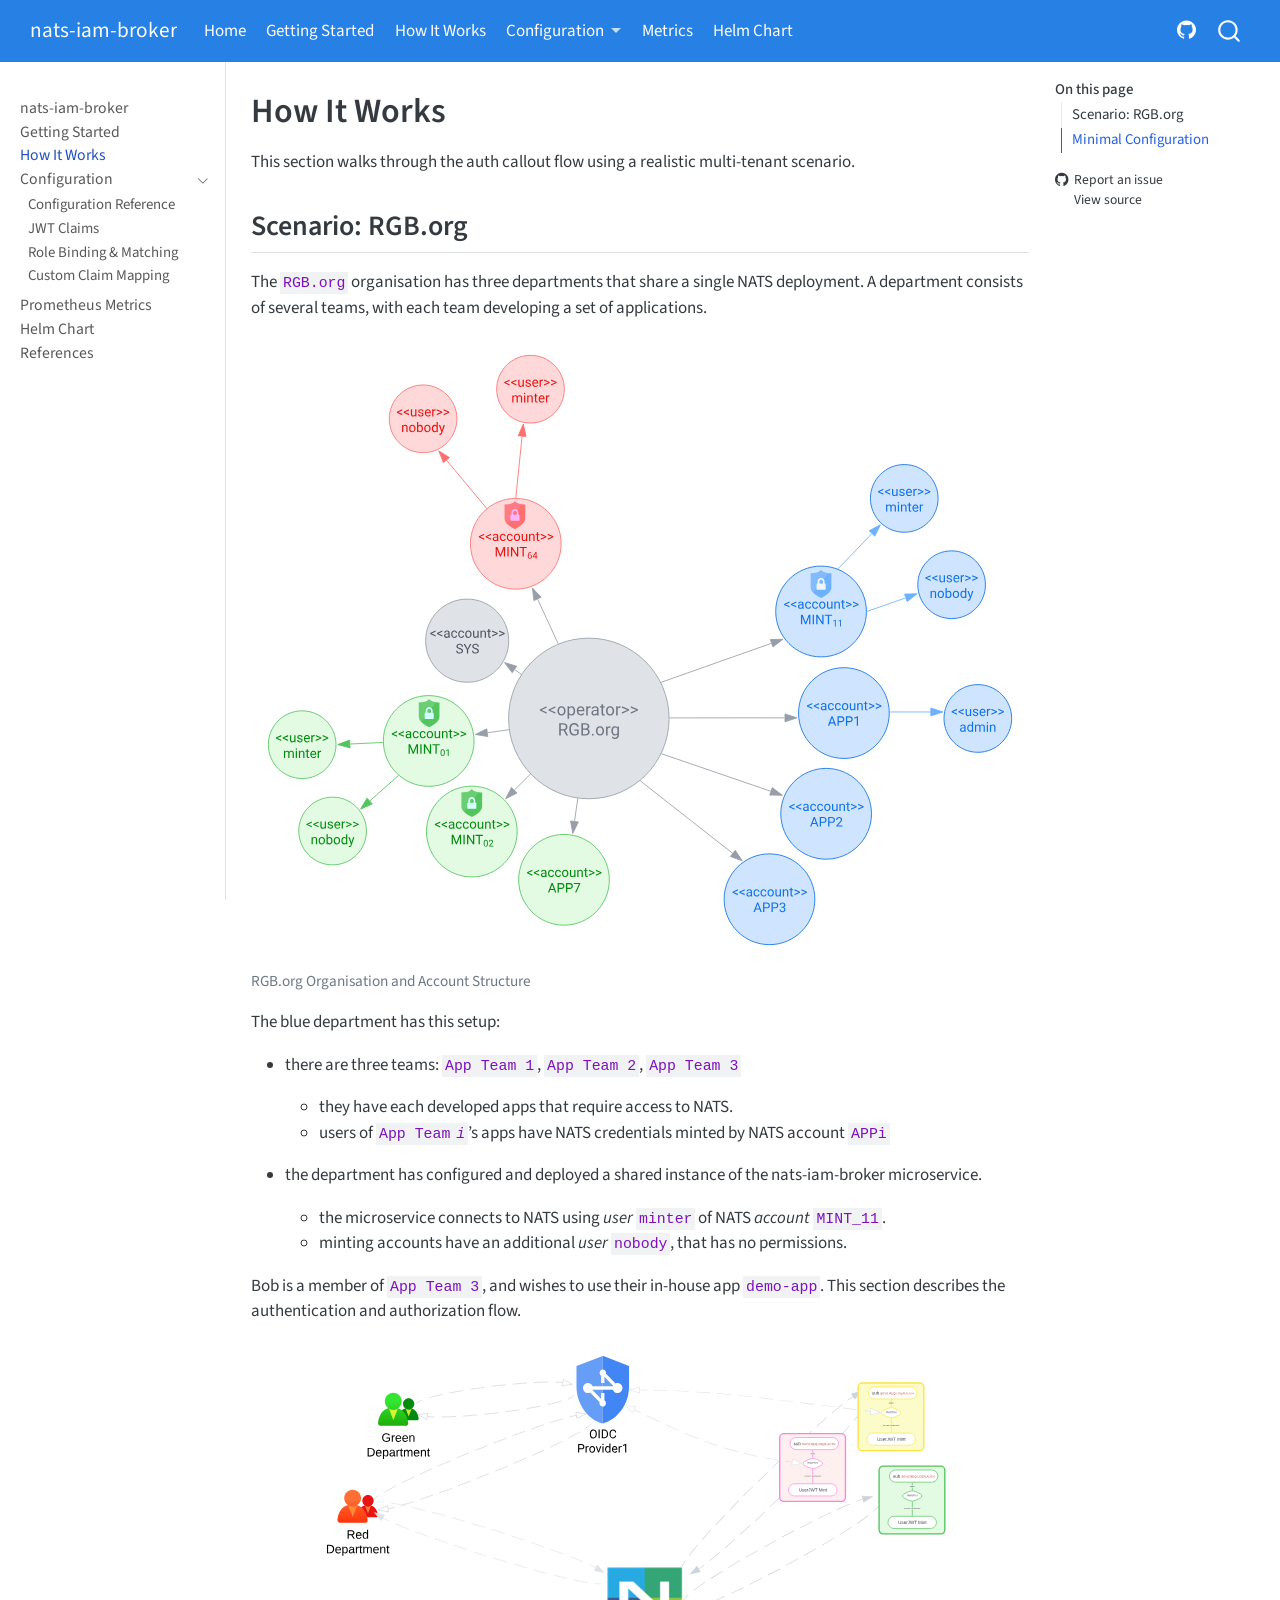
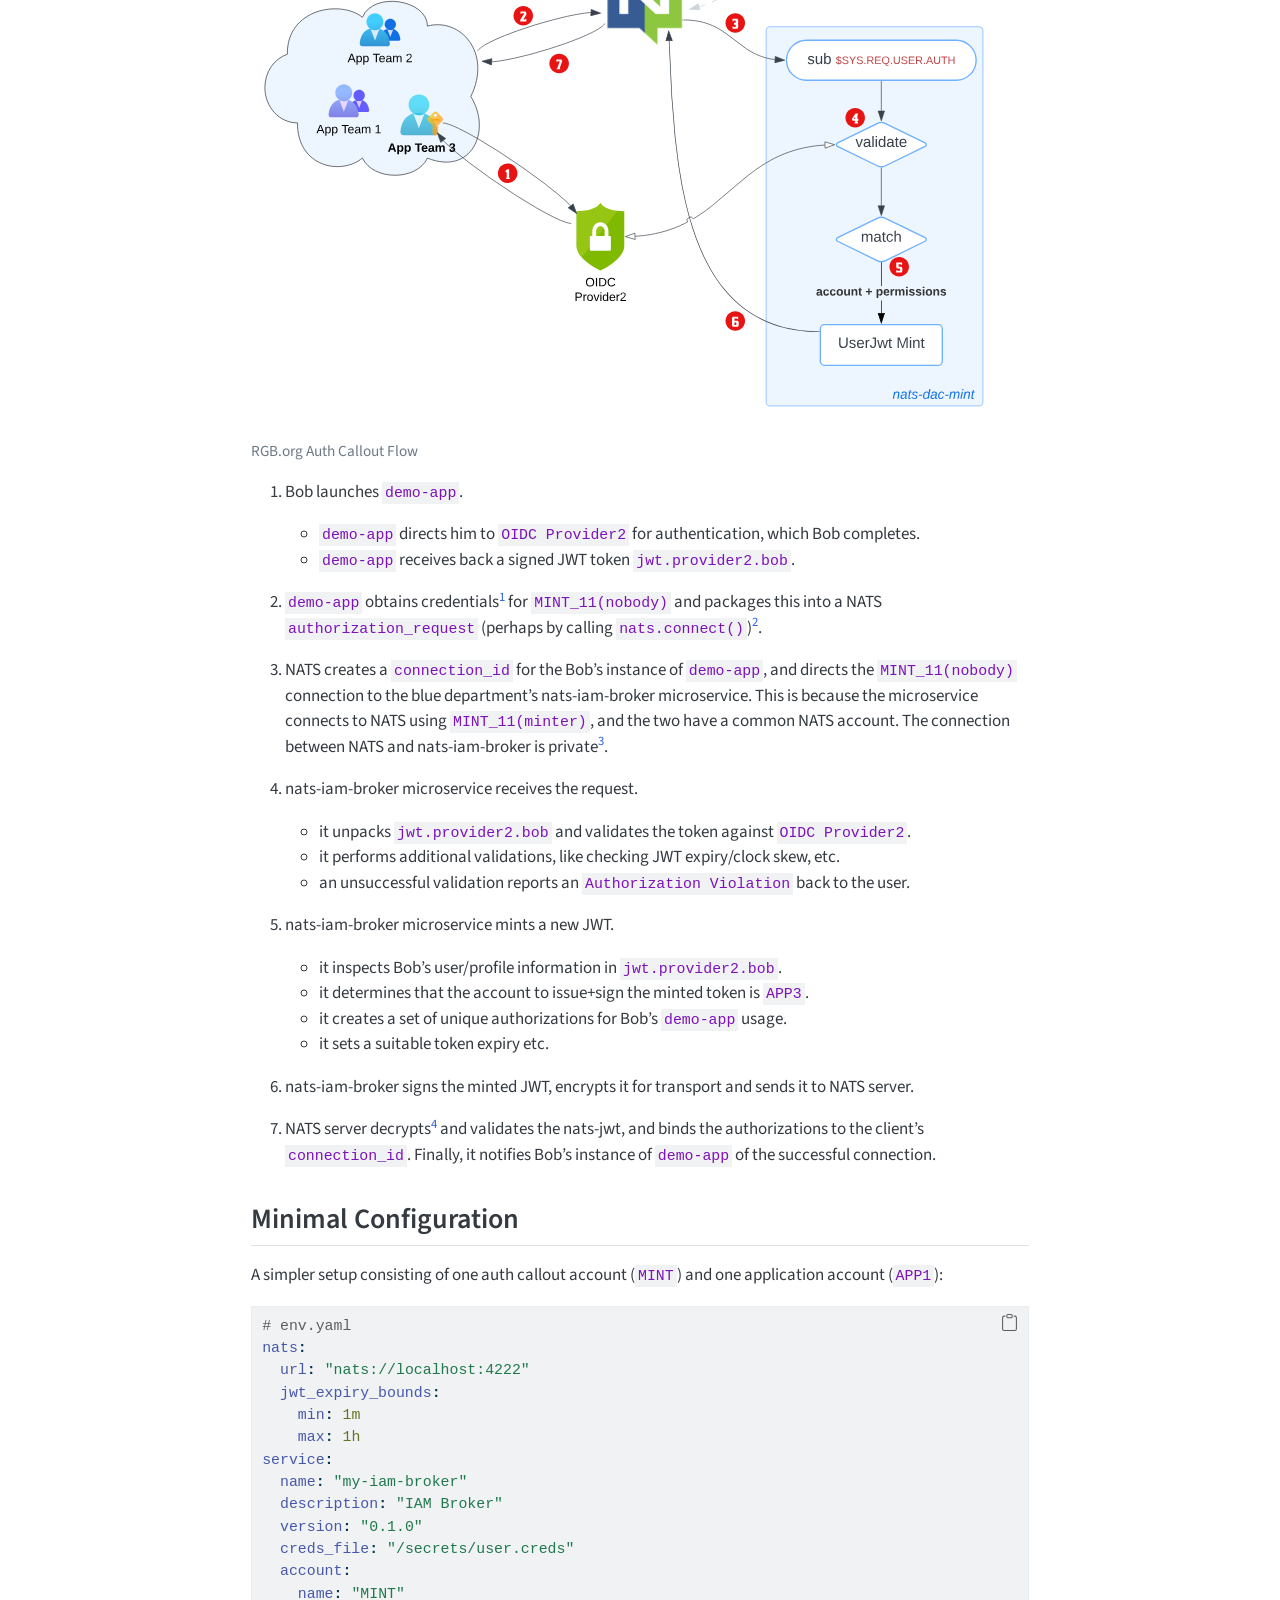
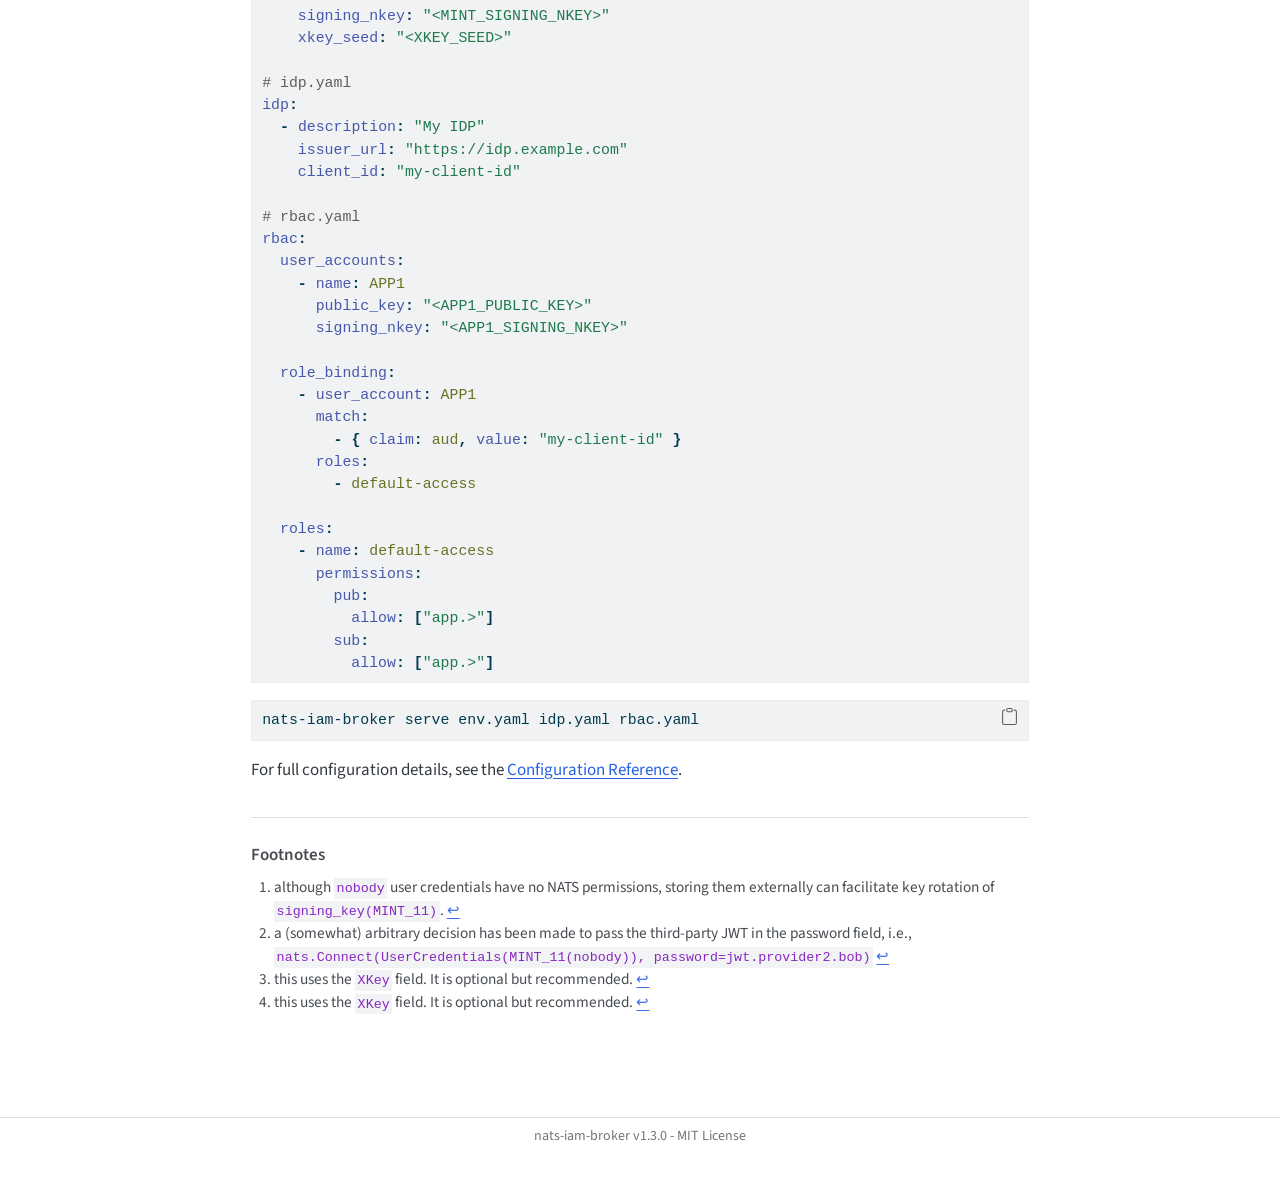
<file: examples.html>
<!DOCTYPE html>
<html xmlns="http://www.w3.org/1999/xhtml" lang="en" xml:lang="en"><head>

<meta charset="utf-8">
<meta name="generator" content="quarto-1.9.37">

<meta name="viewport" content="width=device-width, initial-scale=1.0, user-scalable=yes">


<title>How It Works – nats-iam-broker</title>
<style>
/* Default styles provided by pandoc.
** See https://pandoc.org/MANUAL.html#variables-for-html for config info.
*/
code{white-space: pre-wrap;}
span.smallcaps{font-variant: small-caps;}
div.columns{display: flex; gap: min(4vw, 1.5em);}
div.column{flex: auto; overflow-x: auto;}
div.hanging-indent{margin-left: 1.5em; text-indent: -1.5em;}
ul.task-list{list-style: none;}
ul.task-list li input[type="checkbox"] {
  width: 0.8em;
  margin: 0 0.8em 0.2em -1em; /* quarto-specific, see https://github.com/quarto-dev/quarto-cli/issues/4556 */ 
  vertical-align: middle;
}
/* CSS for syntax highlighting */
html { -webkit-text-size-adjust: 100%; }
pre > code.sourceCode { white-space: pre; position: relative; }
pre > code.sourceCode > span { display: inline-block; line-height: 1.25; }
pre > code.sourceCode > span:empty { height: 1.2em; }
.sourceCode { overflow: visible; }
code.sourceCode > span { color: inherit; text-decoration: inherit; }
div.sourceCode { margin: 1em 0; }
pre.sourceCode { margin: 0; }
@media screen {
div.sourceCode { overflow: auto; }
}
@media print {
pre > code.sourceCode { white-space: pre-wrap; }
pre > code.sourceCode > span { text-indent: -5em; padding-left: 5em; }
}
pre.numberSource code
  { counter-reset: source-line 0; }
pre.numberSource code > span
  { position: relative; left: -4em; counter-increment: source-line; }
pre.numberSource code > span > a:first-child::before
  { content: counter(source-line);
    position: relative; left: -1em; text-align: right; vertical-align: baseline;
    border: none; display: inline-block;
    -webkit-touch-callout: none; -webkit-user-select: none;
    -khtml-user-select: none; -moz-user-select: none;
    -ms-user-select: none; user-select: none;
    padding: 0 4px; width: 4em;
  }
pre.numberSource { margin-left: 3em;  padding-left: 4px; }
div.sourceCode
  {   }
@media screen {
pre > code.sourceCode > span > a:first-child::before { text-decoration: underline; }
}
</style>


<script src="site_libs/quarto-nav/quarto-nav.js"></script>
<script src="site_libs/quarto-nav/headroom.min.js"></script>
<script src="site_libs/clipboard/clipboard.min.js"></script>
<script src="site_libs/quarto-search/autocomplete.umd.js"></script>
<script src="site_libs/quarto-search/fuse.min.js"></script>
<script src="site_libs/quarto-search/quarto-search.js"></script>
<meta name="quarto:offset" content="./">
<script src="site_libs/quarto-html/quarto.js" type="module"></script>
<script src="site_libs/quarto-html/tabsets/tabsets.js" type="module"></script>
<script src="site_libs/quarto-html/popper.min.js"></script>
<script src="site_libs/quarto-html/tippy.umd.min.js"></script>
<script src="site_libs/quarto-html/anchor.min.js"></script>
<link href="site_libs/quarto-html/tippy.css" rel="stylesheet">
<link href="site_libs/quarto-html/quarto-syntax-highlighting-7f8f88aac4f3542376d5c11b86a4c14d.css" rel="stylesheet" id="quarto-text-highlighting-styles">
<script src="site_libs/bootstrap/bootstrap.min.js"></script>
<link href="site_libs/bootstrap/bootstrap-icons.css" rel="stylesheet">
<link href="site_libs/bootstrap/bootstrap-840aac0e753819e3ab1ae3d000c40c46.min.css" rel="stylesheet" append-hash="true" id="quarto-bootstrap" data-mode="light">
<script id="quarto-search-options" type="application/json">{
  "location": "navbar",
  "copy-button": false,
  "collapse-after": 3,
  "panel-placement": "end",
  "type": "overlay",
  "limit": 50,
  "keyboard-shortcut": [
    "f",
    "/",
    "s"
  ],
  "show-item-context": false,
  "language": {
    "search-no-results-text": "No results",
    "search-matching-documents-text": "matching documents",
    "search-copy-link-title": "Copy link to search",
    "search-hide-matches-text": "Hide additional matches",
    "search-more-match-text": "more match in this document",
    "search-more-matches-text": "more matches in this document",
    "search-clear-button-title": "Clear",
    "search-text-placeholder": "",
    "search-detached-cancel-button-title": "Cancel",
    "search-submit-button-title": "Submit",
    "search-label": "Search"
  }
}</script>


</head>

<body class="nav-sidebar docked nav-fixed quarto-light">

<div id="quarto-search-results"></div>
  <header id="quarto-header" class="headroom fixed-top">
    <nav class="navbar navbar-expand-lg " data-bs-theme="dark">
      <div class="navbar-container container-fluid">
      <div class="navbar-brand-container mx-auto">
    <a class="navbar-brand" href="./index.html">
    <span class="navbar-title">nats-iam-broker</span>
    </a>
  </div>
            <div id="quarto-search" class="" title="Search"></div>
          <button class="navbar-toggler" type="button" data-bs-toggle="collapse" data-bs-target="#navbarCollapse" aria-controls="navbarCollapse" role="menu" aria-expanded="false" aria-label="Toggle navigation" onclick="if (window.quartoToggleHeadroom) { window.quartoToggleHeadroom(); }">
  <span class="navbar-toggler-icon"></span>
</button>
          <div class="collapse navbar-collapse" id="navbarCollapse">
            <ul class="navbar-nav navbar-nav-scroll me-auto">
  <li class="nav-item">
    <a class="nav-link active" href="./index.html" aria-current="page"> 
<span class="menu-text">Home</span></a>
  </li>  
  <li class="nav-item">
    <a class="nav-link" href="./getting-started.html"> 
<span class="menu-text">Getting Started</span></a>
  </li>  
  <li class="nav-item">
    <a class="nav-link" href="./examples.html"> 
<span class="menu-text">How It Works</span></a>
  </li>  
  <li class="nav-item dropdown ">
    <a class="nav-link dropdown-toggle" href="#" id="nav-menu-configuration" role="link" data-bs-toggle="dropdown" aria-expanded="false">
 <span class="menu-text">Configuration</span>
    </a>
    <ul class="dropdown-menu" aria-labelledby="nav-menu-configuration">    
        <li>
    <a class="dropdown-item" href="./configuration.html">
 <span class="dropdown-text">Reference</span></a>
  </li>  
        <li>
    <a class="dropdown-item" href="./claims.html">
 <span class="dropdown-text">JWT Claims</span></a>
  </li>  
        <li>
    <a class="dropdown-item" href="./role-binding.html">
 <span class="dropdown-text">Role Binding &amp; Matching</span></a>
  </li>  
        <li>
    <a class="dropdown-item" href="./custom-claims.html">
 <span class="dropdown-text">Custom Claim Mapping</span></a>
  </li>  
    </ul>
  </li>
  <li class="nav-item">
    <a class="nav-link" href="./metrics.html"> 
<span class="menu-text">Metrics</span></a>
  </li>  
  <li class="nav-item">
    <a class="nav-link" href="./helm.html"> 
<span class="menu-text">Helm Chart</span></a>
  </li>  
</ul>
            <ul class="navbar-nav navbar-nav-scroll ms-auto">
  <li class="nav-item compact">
    <a class="nav-link" href="https://github.com/jr200-labs/nats-iam-broker"> <i class="bi bi-github" role="img">
</i> 
<span class="menu-text"></span></a>
  </li>  
</ul>
          </div> <!-- /navcollapse -->
            <div class="quarto-navbar-tools">
</div>
      </div> <!-- /container-fluid -->
    </nav>
  <nav class="quarto-secondary-nav">
    <div class="container-fluid d-flex">
      <button type="button" class="quarto-btn-toggle btn" data-bs-toggle="collapse" role="button" data-bs-target=".quarto-sidebar-collapse-item" aria-controls="quarto-sidebar" aria-expanded="false" aria-label="Toggle sidebar navigation" onclick="if (window.quartoToggleHeadroom) { window.quartoToggleHeadroom(); }">
        <i class="bi bi-layout-text-sidebar-reverse"></i>
      </button>
        <nav class="quarto-page-breadcrumbs" aria-label="breadcrumb"><ol class="breadcrumb"><li class="breadcrumb-item"><a href="./examples.html">How It Works</a></li></ol></nav>
        <a class="flex-grow-1" role="navigation" data-bs-toggle="collapse" data-bs-target=".quarto-sidebar-collapse-item" aria-controls="quarto-sidebar" aria-expanded="false" aria-label="Toggle sidebar navigation" onclick="if (window.quartoToggleHeadroom) { window.quartoToggleHeadroom(); }">      
        </a>
    </div>
  </nav>
</header>
<!-- content -->
<div id="quarto-content" class="quarto-container page-columns page-rows-contents page-layout-article page-navbar">
<!-- sidebar -->
  <nav id="quarto-sidebar" class="sidebar collapse collapse-horizontal quarto-sidebar-collapse-item sidebar-navigation docked overflow-auto">
    <div class="sidebar-menu-container"> 
    <ul class="list-unstyled mt-1">
        <li class="sidebar-item">
  <div class="sidebar-item-container"> 
  <a href="./index.html" class="sidebar-item-text sidebar-link">
 <span class="menu-text">nats-iam-broker</span></a>
  </div>
</li>
        <li class="sidebar-item">
  <div class="sidebar-item-container"> 
  <a href="./getting-started.html" class="sidebar-item-text sidebar-link">
 <span class="menu-text">Getting Started</span></a>
  </div>
</li>
        <li class="sidebar-item">
  <div class="sidebar-item-container"> 
  <a href="./examples.html" class="sidebar-item-text sidebar-link active">
 <span class="menu-text">How It Works</span></a>
  </div>
</li>
        <li class="sidebar-item sidebar-item-section">
      <div class="sidebar-item-container"> 
            <a class="sidebar-item-text sidebar-link text-start" data-bs-toggle="collapse" data-bs-target="#quarto-sidebar-section-1" role="navigation" aria-expanded="true">
 <span class="menu-text">Configuration</span></a>
          <a class="sidebar-item-toggle text-start" data-bs-toggle="collapse" data-bs-target="#quarto-sidebar-section-1" role="navigation" aria-expanded="true" aria-label="Toggle section">
            <i class="bi bi-chevron-right ms-2"></i>
          </a> 
      </div>
      <ul id="quarto-sidebar-section-1" class="collapse list-unstyled sidebar-section depth1 show">  
          <li class="sidebar-item">
  <div class="sidebar-item-container"> 
  <a href="./configuration.html" class="sidebar-item-text sidebar-link">
 <span class="menu-text">Configuration Reference</span></a>
  </div>
</li>
          <li class="sidebar-item">
  <div class="sidebar-item-container"> 
  <a href="./claims.html" class="sidebar-item-text sidebar-link">
 <span class="menu-text">JWT Claims</span></a>
  </div>
</li>
          <li class="sidebar-item">
  <div class="sidebar-item-container"> 
  <a href="./role-binding.html" class="sidebar-item-text sidebar-link">
 <span class="menu-text">Role Binding &amp; Matching</span></a>
  </div>
</li>
          <li class="sidebar-item">
  <div class="sidebar-item-container"> 
  <a href="./custom-claims.html" class="sidebar-item-text sidebar-link">
 <span class="menu-text">Custom Claim Mapping</span></a>
  </div>
</li>
      </ul>
  </li>
        <li class="sidebar-item">
  <div class="sidebar-item-container"> 
  <a href="./metrics.html" class="sidebar-item-text sidebar-link">
 <span class="menu-text">Prometheus Metrics</span></a>
  </div>
</li>
        <li class="sidebar-item">
  <div class="sidebar-item-container"> 
  <a href="./helm.html" class="sidebar-item-text sidebar-link">
 <span class="menu-text">Helm Chart</span></a>
  </div>
</li>
        <li class="sidebar-item">
  <div class="sidebar-item-container"> 
  <a href="./references.html" class="sidebar-item-text sidebar-link">
 <span class="menu-text">References</span></a>
  </div>
</li>
    </ul>
    </div>
</nav>
<div id="quarto-sidebar-glass" class="quarto-sidebar-collapse-item" data-bs-toggle="collapse" data-bs-target=".quarto-sidebar-collapse-item"></div>
<!-- margin-sidebar -->
    <div id="quarto-margin-sidebar" class="sidebar margin-sidebar">
        <nav id="TOC" role="doc-toc" class="toc-active">
    <h2 id="toc-title">On this page</h2>
   
  <ul>
  <li><a href="#sec-rgb-org" id="toc-sec-rgb-org" class="nav-link active" data-scroll-target="#sec-rgb-org">Scenario: RGB.org</a></li>
  <li><a href="#minimal-configuration" id="toc-minimal-configuration" class="nav-link" data-scroll-target="#minimal-configuration">Minimal Configuration</a></li>
  </ul>
<div class="toc-actions"><ul><li><a href="https://github.com/jr200-labs/nats-iam-broker/issues/new" class="toc-action"><i class="bi bi-github"></i>Report an issue</a></li><li><a href="https://github.com/jr200-labs/nats-iam-broker/blob/main/examples.qmd" class="toc-action"><i class="bi empty"></i>View source</a></li></ul></div></nav>
    </div>
<!-- main -->
<main class="content" id="quarto-document-content">

<header id="title-block-header" class="quarto-title-block default">
<div class="quarto-title">
<h1 class="title">How It Works</h1>
</div>



<div class="quarto-title-meta">

    
  
    
  </div>
  


</header>


<p>This section walks through the auth callout flow using a realistic multi-tenant scenario.</p>
<section id="sec-rgb-org" class="level2">
<h2 class="anchored" data-anchor-id="sec-rgb-org">Scenario: RGB.org</h2>
<p>The <code>RGB.org</code> organisation has three departments that share a single NATS deployment. A department consists of several teams, with each team developing a set of applications.</p>
<div class="quarto-figure quarto-figure-center">
<figure class="figure">
<p><img src="images/example_rgb_org_oac.svg" class="img-fluid figure-img"></p>
<figcaption>RGB.org Organisation and Account Structure</figcaption>
</figure>
</div>
<p>The blue department has this setup:</p>
<ul>
<li><p>there are three teams: <code>App Team 1</code>, <code>App Team 2</code>, <code>App Team 3</code></p>
<ul>
<li>they have each developed apps that require access to NATS.</li>
<li>users of <code>App Team</code><em><code>i</code></em>’s apps have NATS credentials minted by NATS account <code>APPi</code></li>
</ul></li>
<li><p>the department has configured and deployed a shared instance of the nats-iam-broker microservice.</p>
<ul>
<li>the microservice connects to NATS using <em>user</em> <code>minter</code> of NATS <em>account</em> <code>MINT_11</code>.</li>
<li>minting accounts have an additional <em>user</em> <code>nobody</code>, that has no permissions.</li>
</ul></li>
</ul>
<p>Bob is a member of <code>App Team 3</code>, and wishes to use their in-house app <code>demo-app</code>. This section describes the authentication and authorization flow.</p>
<div class="quarto-figure quarto-figure-center">
<figure class="figure">
<p><img src="images/example_rgb_org_flow.svg" class="img-fluid figure-img"></p>
<figcaption>RGB.org Auth Callout Flow</figcaption>
</figure>
</div>
<ol type="1">
<li><p>Bob launches <code>demo-app</code>.</p>
<ul>
<li><code>demo-app</code> directs him to <code>OIDC Provider2</code> for authentication, which Bob completes.</li>
<li><code>demo-app</code> receives back a signed JWT token <code>jwt.provider2.bob</code>.</li>
</ul></li>
<li><p><code>demo-app</code> obtains credentials<a href="#fn1" class="footnote-ref" id="fnref1" role="doc-noteref"><sup>1</sup></a> for <code>MINT_11(nobody)</code> and packages this into a NATS <code>authorization_request</code> (perhaps by calling <code>nats.connect()</code>)<a href="#fn2" class="footnote-ref" id="fnref2" role="doc-noteref"><sup>2</sup></a>.</p></li>
<li><p>NATS creates a <code>connection_id</code> for the Bob’s instance of <code>demo-app</code>, and directs the <code>MINT_11(nobody)</code> connection to the blue department’s nats-iam-broker microservice. This is because the microservice connects to NATS using <code>MINT_11(minter)</code>, and the two have a common NATS account. The connection between NATS and nats-iam-broker is private<a href="#fn3" class="footnote-ref" id="fnref3" role="doc-noteref"><sup>3</sup></a>.</p></li>
<li><p>nats-iam-broker microservice receives the request.</p>
<ul>
<li>it unpacks <code>jwt.provider2.bob</code> and validates the token against <code>OIDC Provider2</code>.</li>
<li>it performs additional validations, like checking JWT expiry/clock skew, etc.</li>
<li>an unsuccessful validation reports an <code>Authorization Violation</code> back to the user.</li>
</ul></li>
<li><p>nats-iam-broker microservice mints a new JWT.</p>
<ul>
<li>it inspects Bob’s user/profile information in <code>jwt.provider2.bob</code>.</li>
<li>it determines that the account to issue+sign the minted token is <code>APP3</code>.</li>
<li>it creates a set of unique authorizations for Bob’s <code>demo-app</code> usage.</li>
<li>it sets a suitable token expiry etc.</li>
</ul></li>
<li><p>nats-iam-broker signs the minted JWT, encrypts it for transport and sends it to NATS server.</p></li>
<li><p>NATS server decrypts<a href="#fn4" class="footnote-ref" id="fnref4" role="doc-noteref"><sup>4</sup></a> and validates the nats-jwt, and binds the authorizations to the client’s <code>connection_id</code>. Finally, it notifies Bob’s instance of <code>demo-app</code> of the successful connection.</p></li>
</ol>
</section>
<section id="minimal-configuration" class="level2">
<h2 class="anchored" data-anchor-id="minimal-configuration">Minimal Configuration</h2>
<p>A simpler setup consisting of one auth callout account (<code>MINT</code>) and one application account (<code>APP1</code>):</p>
<div class="code-copy-outer-scaffold"><div class="sourceCode" id="cb1"><pre class="sourceCode yaml code-with-copy"><code class="sourceCode yaml"><span id="cb1-1"><a href="#cb1-1" aria-hidden="true" tabindex="-1"></a><span class="co"># env.yaml</span></span>
<span id="cb1-2"><a href="#cb1-2" aria-hidden="true" tabindex="-1"></a><span class="fu">nats</span><span class="kw">:</span></span>
<span id="cb1-3"><a href="#cb1-3" aria-hidden="true" tabindex="-1"></a><span class="at">  </span><span class="fu">url</span><span class="kw">:</span><span class="at"> </span><span class="st">"nats://localhost:4222"</span></span>
<span id="cb1-4"><a href="#cb1-4" aria-hidden="true" tabindex="-1"></a><span class="at">  </span><span class="fu">jwt_expiry_bounds</span><span class="kw">:</span></span>
<span id="cb1-5"><a href="#cb1-5" aria-hidden="true" tabindex="-1"></a><span class="at">    </span><span class="fu">min</span><span class="kw">:</span><span class="at"> 1m</span></span>
<span id="cb1-6"><a href="#cb1-6" aria-hidden="true" tabindex="-1"></a><span class="at">    </span><span class="fu">max</span><span class="kw">:</span><span class="at"> 1h</span></span>
<span id="cb1-7"><a href="#cb1-7" aria-hidden="true" tabindex="-1"></a><span class="fu">service</span><span class="kw">:</span></span>
<span id="cb1-8"><a href="#cb1-8" aria-hidden="true" tabindex="-1"></a><span class="at">  </span><span class="fu">name</span><span class="kw">:</span><span class="at"> </span><span class="st">"my-iam-broker"</span></span>
<span id="cb1-9"><a href="#cb1-9" aria-hidden="true" tabindex="-1"></a><span class="at">  </span><span class="fu">description</span><span class="kw">:</span><span class="at"> </span><span class="st">"IAM Broker"</span></span>
<span id="cb1-10"><a href="#cb1-10" aria-hidden="true" tabindex="-1"></a><span class="at">  </span><span class="fu">version</span><span class="kw">:</span><span class="at"> </span><span class="st">"0.1.0"</span></span>
<span id="cb1-11"><a href="#cb1-11" aria-hidden="true" tabindex="-1"></a><span class="at">  </span><span class="fu">creds_file</span><span class="kw">:</span><span class="at"> </span><span class="st">"/secrets/user.creds"</span></span>
<span id="cb1-12"><a href="#cb1-12" aria-hidden="true" tabindex="-1"></a><span class="at">  </span><span class="fu">account</span><span class="kw">:</span></span>
<span id="cb1-13"><a href="#cb1-13" aria-hidden="true" tabindex="-1"></a><span class="at">    </span><span class="fu">name</span><span class="kw">:</span><span class="at"> </span><span class="st">"MINT"</span></span>
<span id="cb1-14"><a href="#cb1-14" aria-hidden="true" tabindex="-1"></a><span class="at">    </span><span class="fu">signing_nkey</span><span class="kw">:</span><span class="at"> </span><span class="st">"&lt;MINT_SIGNING_NKEY&gt;"</span></span>
<span id="cb1-15"><a href="#cb1-15" aria-hidden="true" tabindex="-1"></a><span class="at">    </span><span class="fu">xkey_seed</span><span class="kw">:</span><span class="at"> </span><span class="st">"&lt;XKEY_SEED&gt;"</span></span>
<span id="cb1-16"><a href="#cb1-16" aria-hidden="true" tabindex="-1"></a></span>
<span id="cb1-17"><a href="#cb1-17" aria-hidden="true" tabindex="-1"></a><span class="co"># idp.yaml</span></span>
<span id="cb1-18"><a href="#cb1-18" aria-hidden="true" tabindex="-1"></a><span class="fu">idp</span><span class="kw">:</span></span>
<span id="cb1-19"><a href="#cb1-19" aria-hidden="true" tabindex="-1"></a><span class="at">  </span><span class="kw">-</span><span class="at"> </span><span class="fu">description</span><span class="kw">:</span><span class="at"> </span><span class="st">"My IDP"</span></span>
<span id="cb1-20"><a href="#cb1-20" aria-hidden="true" tabindex="-1"></a><span class="at">    </span><span class="fu">issuer_url</span><span class="kw">:</span><span class="at"> </span><span class="st">"https://idp.example.com"</span></span>
<span id="cb1-21"><a href="#cb1-21" aria-hidden="true" tabindex="-1"></a><span class="at">    </span><span class="fu">client_id</span><span class="kw">:</span><span class="at"> </span><span class="st">"my-client-id"</span></span>
<span id="cb1-22"><a href="#cb1-22" aria-hidden="true" tabindex="-1"></a></span>
<span id="cb1-23"><a href="#cb1-23" aria-hidden="true" tabindex="-1"></a><span class="co"># rbac.yaml</span></span>
<span id="cb1-24"><a href="#cb1-24" aria-hidden="true" tabindex="-1"></a><span class="fu">rbac</span><span class="kw">:</span></span>
<span id="cb1-25"><a href="#cb1-25" aria-hidden="true" tabindex="-1"></a><span class="at">  </span><span class="fu">user_accounts</span><span class="kw">:</span></span>
<span id="cb1-26"><a href="#cb1-26" aria-hidden="true" tabindex="-1"></a><span class="at">    </span><span class="kw">-</span><span class="at"> </span><span class="fu">name</span><span class="kw">:</span><span class="at"> APP1</span></span>
<span id="cb1-27"><a href="#cb1-27" aria-hidden="true" tabindex="-1"></a><span class="at">      </span><span class="fu">public_key</span><span class="kw">:</span><span class="at"> </span><span class="st">"&lt;APP1_PUBLIC_KEY&gt;"</span></span>
<span id="cb1-28"><a href="#cb1-28" aria-hidden="true" tabindex="-1"></a><span class="at">      </span><span class="fu">signing_nkey</span><span class="kw">:</span><span class="at"> </span><span class="st">"&lt;APP1_SIGNING_NKEY&gt;"</span></span>
<span id="cb1-29"><a href="#cb1-29" aria-hidden="true" tabindex="-1"></a></span>
<span id="cb1-30"><a href="#cb1-30" aria-hidden="true" tabindex="-1"></a><span class="at">  </span><span class="fu">role_binding</span><span class="kw">:</span></span>
<span id="cb1-31"><a href="#cb1-31" aria-hidden="true" tabindex="-1"></a><span class="at">    </span><span class="kw">-</span><span class="at"> </span><span class="fu">user_account</span><span class="kw">:</span><span class="at"> APP1</span></span>
<span id="cb1-32"><a href="#cb1-32" aria-hidden="true" tabindex="-1"></a><span class="at">      </span><span class="fu">match</span><span class="kw">:</span></span>
<span id="cb1-33"><a href="#cb1-33" aria-hidden="true" tabindex="-1"></a><span class="at">        </span><span class="kw">-</span><span class="at"> </span><span class="kw">{</span><span class="at"> </span><span class="fu">claim</span><span class="kw">:</span><span class="at"> aud</span><span class="kw">,</span><span class="at"> </span><span class="fu">value</span><span class="kw">:</span><span class="at"> </span><span class="st">"my-client-id"</span><span class="at"> </span><span class="kw">}</span></span>
<span id="cb1-34"><a href="#cb1-34" aria-hidden="true" tabindex="-1"></a><span class="at">      </span><span class="fu">roles</span><span class="kw">:</span></span>
<span id="cb1-35"><a href="#cb1-35" aria-hidden="true" tabindex="-1"></a><span class="at">        </span><span class="kw">-</span><span class="at"> default-access</span></span>
<span id="cb1-36"><a href="#cb1-36" aria-hidden="true" tabindex="-1"></a></span>
<span id="cb1-37"><a href="#cb1-37" aria-hidden="true" tabindex="-1"></a><span class="at">  </span><span class="fu">roles</span><span class="kw">:</span></span>
<span id="cb1-38"><a href="#cb1-38" aria-hidden="true" tabindex="-1"></a><span class="at">    </span><span class="kw">-</span><span class="at"> </span><span class="fu">name</span><span class="kw">:</span><span class="at"> default-access</span></span>
<span id="cb1-39"><a href="#cb1-39" aria-hidden="true" tabindex="-1"></a><span class="at">      </span><span class="fu">permissions</span><span class="kw">:</span></span>
<span id="cb1-40"><a href="#cb1-40" aria-hidden="true" tabindex="-1"></a><span class="at">        </span><span class="fu">pub</span><span class="kw">:</span></span>
<span id="cb1-41"><a href="#cb1-41" aria-hidden="true" tabindex="-1"></a><span class="at">          </span><span class="fu">allow</span><span class="kw">:</span><span class="at"> </span><span class="kw">[</span><span class="st">"app.&gt;"</span><span class="kw">]</span></span>
<span id="cb1-42"><a href="#cb1-42" aria-hidden="true" tabindex="-1"></a><span class="at">        </span><span class="fu">sub</span><span class="kw">:</span></span>
<span id="cb1-43"><a href="#cb1-43" aria-hidden="true" tabindex="-1"></a><span class="at">          </span><span class="fu">allow</span><span class="kw">:</span><span class="at"> </span><span class="kw">[</span><span class="st">"app.&gt;"</span><span class="kw">]</span></span></code></pre></div><button title="Copy to Clipboard" class="code-copy-button"><i class="bi"></i></button></div>
<div class="code-copy-outer-scaffold"><div class="sourceCode" id="cb2"><pre class="sourceCode bash code-with-copy"><code class="sourceCode bash"><span id="cb2-1"><a href="#cb2-1" aria-hidden="true" tabindex="-1"></a><span class="ex">nats-iam-broker</span> serve env.yaml idp.yaml rbac.yaml</span></code></pre></div><button title="Copy to Clipboard" class="code-copy-button"><i class="bi"></i></button></div>
<p>For full configuration details, see the <a href="./configuration.html">Configuration Reference</a>.</p>


</section>


<div id="quarto-appendix" class="default"><section id="footnotes" class="footnotes footnotes-end-of-document" role="doc-endnotes"><h2 class="anchored quarto-appendix-heading">Footnotes</h2>

<ol>
<li id="fn1"><p>although <code>nobody</code> user credentials have no NATS permissions, storing them externally can facilitate key rotation of <code>signing_key(MINT_11)</code>.<a href="#fnref1" class="footnote-back" role="doc-backlink">↩︎</a></p></li>
<li id="fn2"><p>a (somewhat) arbitrary decision has been made to pass the third-party JWT in the password field, i.e., <code>nats.Connect(UserCredentials(MINT_11(nobody)), password=jwt.provider2.bob)</code><a href="#fnref2" class="footnote-back" role="doc-backlink">↩︎</a></p></li>
<li id="fn3"><p>this uses the <code>XKey</code> field. It is optional but recommended.<a href="#fnref3" class="footnote-back" role="doc-backlink">↩︎</a></p></li>
<li id="fn4"><p>this uses the <code>XKey</code> field. It is optional but recommended.<a href="#fnref4" class="footnote-back" role="doc-backlink">↩︎</a></p></li>
</ol>
</section></div></main> <!-- /main -->
<script id="quarto-html-after-body" type="application/javascript">
  window.document.addEventListener("DOMContentLoaded", function (event) {
    const icon = "";
    const anchorJS = new window.AnchorJS();
    anchorJS.options = {
      placement: 'right',
      icon: icon
    };
    anchorJS.add('.anchored');
    const isCodeAnnotation = (el) => {
      for (const clz of el.classList) {
        if (clz.startsWith('code-annotation-')) {                     
          return true;
        }
      }
      return false;
    }
    const onCopySuccess = function(e) {
      // button target
      const button = e.trigger;
      // don't keep focus
      button.blur();
      // flash "checked"
      button.classList.add('code-copy-button-checked');
      var currentTitle = button.getAttribute("title");
      button.setAttribute("title", "Copied!");
      let tooltip;
      if (window.bootstrap) {
        button.setAttribute("data-bs-toggle", "tooltip");
        button.setAttribute("data-bs-placement", "left");
        button.setAttribute("data-bs-title", "Copied!");
        tooltip = new bootstrap.Tooltip(button, 
          { trigger: "manual", 
            customClass: "code-copy-button-tooltip",
            offset: [0, -8]});
        tooltip.show();    
      }
      setTimeout(function() {
        if (tooltip) {
          tooltip.hide();
          button.removeAttribute("data-bs-title");
          button.removeAttribute("data-bs-toggle");
          button.removeAttribute("data-bs-placement");
        }
        button.setAttribute("title", currentTitle);
        button.classList.remove('code-copy-button-checked');
      }, 1000);
      // clear code selection
      e.clearSelection();
    }
    const getTextToCopy = function(trigger) {
      const outerScaffold = trigger.parentElement.cloneNode(true);
      const codeEl = outerScaffold.querySelector('code');
      for (const childEl of codeEl.children) {
        if (isCodeAnnotation(childEl)) {
          childEl.remove();
        }
      }
      return codeEl.innerText;
    }
    const clipboard = new window.ClipboardJS('.code-copy-button:not([data-in-quarto-modal])', {
      text: getTextToCopy
    });
    clipboard.on('success', onCopySuccess);
    if (window.document.getElementById('quarto-embedded-source-code-modal')) {
      const clipboardModal = new window.ClipboardJS('.code-copy-button[data-in-quarto-modal]', {
        text: getTextToCopy,
        container: window.document.getElementById('quarto-embedded-source-code-modal')
      });
      clipboardModal.on('success', onCopySuccess);
    }
      var localhostRegex = new RegExp(/^(?:http|https):\/\/localhost\:?[0-9]*\//);
      var mailtoRegex = new RegExp(/^mailto:/);
        var filterRegex = new RegExp("https:\/\/jr200-labs\.github\.io\/nats-iam-broker\/");
      var isInternal = (href) => {
          return filterRegex.test(href) || localhostRegex.test(href) || mailtoRegex.test(href);
      }
      // Inspect non-navigation links and adorn them if external
     var links = window.document.querySelectorAll('a[href]:not(.nav-link):not(.navbar-brand):not(.toc-action):not(.sidebar-link):not(.sidebar-item-toggle):not(.pagination-link):not(.no-external):not([aria-hidden]):not(.dropdown-item):not(.quarto-navigation-tool):not(.about-link)');
      for (var i=0; i<links.length; i++) {
        const link = links[i];
        if (!isInternal(link.href)) {
          // undo the damage that might have been done by quarto-nav.js in the case of
          // links that we want to consider external
          if (link.dataset.originalHref !== undefined) {
            link.href = link.dataset.originalHref;
          }
        }
      }
    function tippyHover(el, contentFn, onTriggerFn, onUntriggerFn) {
      const config = {
        allowHTML: true,
        maxWidth: 500,
        delay: 100,
        arrow: false,
        appendTo: function(el) {
            return el.parentElement;
        },
        interactive: true,
        interactiveBorder: 10,
        theme: 'quarto',
        placement: 'bottom-start',
      };
      if (contentFn) {
        config.content = contentFn;
      }
      if (onTriggerFn) {
        config.onTrigger = onTriggerFn;
      }
      if (onUntriggerFn) {
        config.onUntrigger = onUntriggerFn;
      }
      window.tippy(el, config); 
    }
    const noterefs = window.document.querySelectorAll('a[role="doc-noteref"]');
    for (var i=0; i<noterefs.length; i++) {
      const ref = noterefs[i];
      tippyHover(ref, function() {
        // use id or data attribute instead here
        let href = ref.getAttribute('data-footnote-href') || ref.getAttribute('href');
        try { href = new URL(href).hash; } catch {}
        const id = href.replace(/^#\/?/, "");
        const note = window.document.getElementById(id);
        if (note) {
          return note.innerHTML;
        } else {
          return "";
        }
      });
    }
    const xrefs = window.document.querySelectorAll('a.quarto-xref');
    const processXRef = (id, note) => {
      // Strip column container classes
      const stripColumnClz = (el) => {
        el.classList.remove("page-full", "page-columns");
        if (el.children) {
          for (const child of el.children) {
            stripColumnClz(child);
          }
        }
      }
      stripColumnClz(note)
      if (id === null || id.startsWith('sec-')) {
        // Special case sections, only their first couple elements
        const container = document.createElement("div");
        if (note.children && note.children.length > 2) {
          container.appendChild(note.children[0].cloneNode(true));
          for (let i = 1; i < note.children.length; i++) {
            const child = note.children[i];
            if (child.tagName === "P" && child.innerText === "") {
              continue;
            } else {
              container.appendChild(child.cloneNode(true));
              break;
            }
          }
          if (window.Quarto?.typesetMath) {
            window.Quarto.typesetMath(container);
          }
          return container.innerHTML
        } else {
          if (window.Quarto?.typesetMath) {
            window.Quarto.typesetMath(note);
          }
          return note.innerHTML;
        }
      } else {
        // Remove any anchor links if they are present
        const anchorLink = note.querySelector('a.anchorjs-link');
        if (anchorLink) {
          anchorLink.remove();
        }
        if (window.Quarto?.typesetMath) {
          window.Quarto.typesetMath(note);
        }
        if (note.classList.contains("callout")) {
          return note.outerHTML;
        } else {
          return note.innerHTML;
        }
      }
    }
    for (var i=0; i<xrefs.length; i++) {
      const xref = xrefs[i];
      tippyHover(xref, undefined, function(instance) {
        instance.disable();
        let url = xref.getAttribute('href');
        let hash = undefined; 
        if (url.startsWith('#')) {
          hash = url;
        } else {
          try { hash = new URL(url).hash; } catch {}
        }
        if (hash) {
          const id = hash.replace(/^#\/?/, "");
          const note = window.document.getElementById(id);
          if (note !== null) {
            try {
              const html = processXRef(id, note.cloneNode(true));
              instance.setContent(html);
            } finally {
              instance.enable();
              instance.show();
            }
          } else {
            // See if we can fetch this
            fetch(url.split('#')[0])
            .then(res => res.text())
            .then(html => {
              const parser = new DOMParser();
              const htmlDoc = parser.parseFromString(html, "text/html");
              const note = htmlDoc.getElementById(id);
              if (note !== null) {
                const html = processXRef(id, note);
                instance.setContent(html);
              } 
            }).finally(() => {
              instance.enable();
              instance.show();
            });
          }
        } else {
          // See if we can fetch a full url (with no hash to target)
          // This is a special case and we should probably do some content thinning / targeting
          fetch(url)
          .then(res => res.text())
          .then(html => {
            const parser = new DOMParser();
            const htmlDoc = parser.parseFromString(html, "text/html");
            const note = htmlDoc.querySelector('main.content');
            if (note !== null) {
              // This should only happen for chapter cross references
              // (since there is no id in the URL)
              // remove the first header
              if (note.children.length > 0 && note.children[0].tagName === "HEADER") {
                note.children[0].remove();
              }
              const html = processXRef(null, note);
              instance.setContent(html);
            } 
          }).finally(() => {
            instance.enable();
            instance.show();
          });
        }
      }, function(instance) {
      });
    }
        let selectedAnnoteEl;
        const selectorForAnnotation = ( cell, annotation) => {
          let cellAttr = 'data-code-cell="' + cell + '"';
          let lineAttr = 'data-code-annotation="' +  annotation + '"';
          const selector = 'span[' + cellAttr + '][' + lineAttr + ']';
          return selector;
        }
        const selectCodeLines = (annoteEl) => {
          const doc = window.document;
          const targetCell = annoteEl.getAttribute("data-target-cell");
          const targetAnnotation = annoteEl.getAttribute("data-target-annotation");
          const annoteSpan = window.document.querySelector(selectorForAnnotation(targetCell, targetAnnotation));
          const lines = annoteSpan.getAttribute("data-code-lines").split(",");
          const lineIds = lines.map((line) => {
            return targetCell + "-" + line;
          })
          let top = null;
          let height = null;
          let parent = null;
          if (lineIds.length > 0) {
              //compute the position of the single el (top and bottom and make a div)
              const el = window.document.getElementById(lineIds[0]);
              top = el.offsetTop;
              height = el.offsetHeight;
              parent = el.parentElement.parentElement;
            if (lineIds.length > 1) {
              const lastEl = window.document.getElementById(lineIds[lineIds.length - 1]);
              const bottom = lastEl.offsetTop + lastEl.offsetHeight;
              height = bottom - top;
            }
            if (top !== null && height !== null && parent !== null) {
              // cook up a div (if necessary) and position it 
              let div = window.document.getElementById("code-annotation-line-highlight");
              if (div === null) {
                div = window.document.createElement("div");
                div.setAttribute("id", "code-annotation-line-highlight");
                div.style.position = 'absolute';
                parent.appendChild(div);
              }
              div.style.top = top - 2 + "px";
              div.style.height = height + 4 + "px";
              div.style.left = 0;
              let gutterDiv = window.document.getElementById("code-annotation-line-highlight-gutter");
              if (gutterDiv === null) {
                gutterDiv = window.document.createElement("div");
                gutterDiv.setAttribute("id", "code-annotation-line-highlight-gutter");
                gutterDiv.style.position = 'absolute';
                const codeCell = window.document.getElementById(targetCell);
                const gutter = codeCell.querySelector('.code-annotation-gutter');
                gutter.appendChild(gutterDiv);
              }
              gutterDiv.style.top = top - 2 + "px";
              gutterDiv.style.height = height + 4 + "px";
            }
            selectedAnnoteEl = annoteEl;
          }
        };
        const unselectCodeLines = () => {
          const elementsIds = ["code-annotation-line-highlight", "code-annotation-line-highlight-gutter"];
          elementsIds.forEach((elId) => {
            const div = window.document.getElementById(elId);
            if (div) {
              div.remove();
            }
          });
          selectedAnnoteEl = undefined;
        };
          // Handle positioning of the toggle
      window.addEventListener(
        "resize",
        throttle(() => {
          elRect = undefined;
          if (selectedAnnoteEl) {
            selectCodeLines(selectedAnnoteEl);
          }
        }, 10)
      );
      function throttle(fn, ms) {
      let throttle = false;
      let timer;
        return (...args) => {
          if(!throttle) { // first call gets through
              fn.apply(this, args);
              throttle = true;
          } else { // all the others get throttled
              if(timer) clearTimeout(timer); // cancel #2
              timer = setTimeout(() => {
                fn.apply(this, args);
                timer = throttle = false;
              }, ms);
          }
        };
      }
        // Attach click handler to the DT
        const annoteDls = window.document.querySelectorAll('dt[data-target-cell]');
        for (const annoteDlNode of annoteDls) {
          annoteDlNode.addEventListener('click', (event) => {
            const clickedEl = event.target;
            if (clickedEl !== selectedAnnoteEl) {
              unselectCodeLines();
              const activeEl = window.document.querySelector('dt[data-target-cell].code-annotation-active');
              if (activeEl) {
                activeEl.classList.remove('code-annotation-active');
              }
              selectCodeLines(clickedEl);
              clickedEl.classList.add('code-annotation-active');
            } else {
              // Unselect the line
              unselectCodeLines();
              clickedEl.classList.remove('code-annotation-active');
            }
          });
        }
    const findCites = (el) => {
      const parentEl = el.parentElement;
      if (parentEl) {
        const cites = parentEl.dataset.cites;
        if (cites) {
          return {
            el,
            cites: cites.split(' ')
          };
        } else {
          return findCites(el.parentElement)
        }
      } else {
        return undefined;
      }
    };
    var bibliorefs = window.document.querySelectorAll('a[role="doc-biblioref"]');
    for (var i=0; i<bibliorefs.length; i++) {
      const ref = bibliorefs[i];
      const citeInfo = findCites(ref);
      if (citeInfo) {
        tippyHover(citeInfo.el, function() {
          var popup = window.document.createElement('div');
          citeInfo.cites.forEach(function(cite) {
            var citeDiv = window.document.createElement('div');
            citeDiv.classList.add('hanging-indent');
            citeDiv.classList.add('csl-entry');
            var biblioDiv = window.document.getElementById('ref-' + cite);
            if (biblioDiv) {
              citeDiv.innerHTML = biblioDiv.innerHTML;
            }
            popup.appendChild(citeDiv);
          });
          return popup.innerHTML;
        });
      }
    }
  });
  </script>
</div> <!-- /content -->
<footer class="footer">
  <div class="nav-footer">
    <div class="nav-footer-left">
      &nbsp;
    </div>   
    <div class="nav-footer-center">
<p>nats-iam-broker v1.3.0 - MIT License</p>
<div class="toc-actions d-sm-block d-md-none"><ul><li><a href="https://github.com/jr200-labs/nats-iam-broker/issues/new" class="toc-action"><i class="bi bi-github"></i>Report an issue</a></li><li><a href="https://github.com/jr200-labs/nats-iam-broker/blob/main/examples.qmd" class="toc-action"><i class="bi empty"></i>View source</a></li></ul></div></div>
    <div class="nav-footer-right">
      &nbsp;
    </div>
  </div>
</footer>




</body></html>
</file>
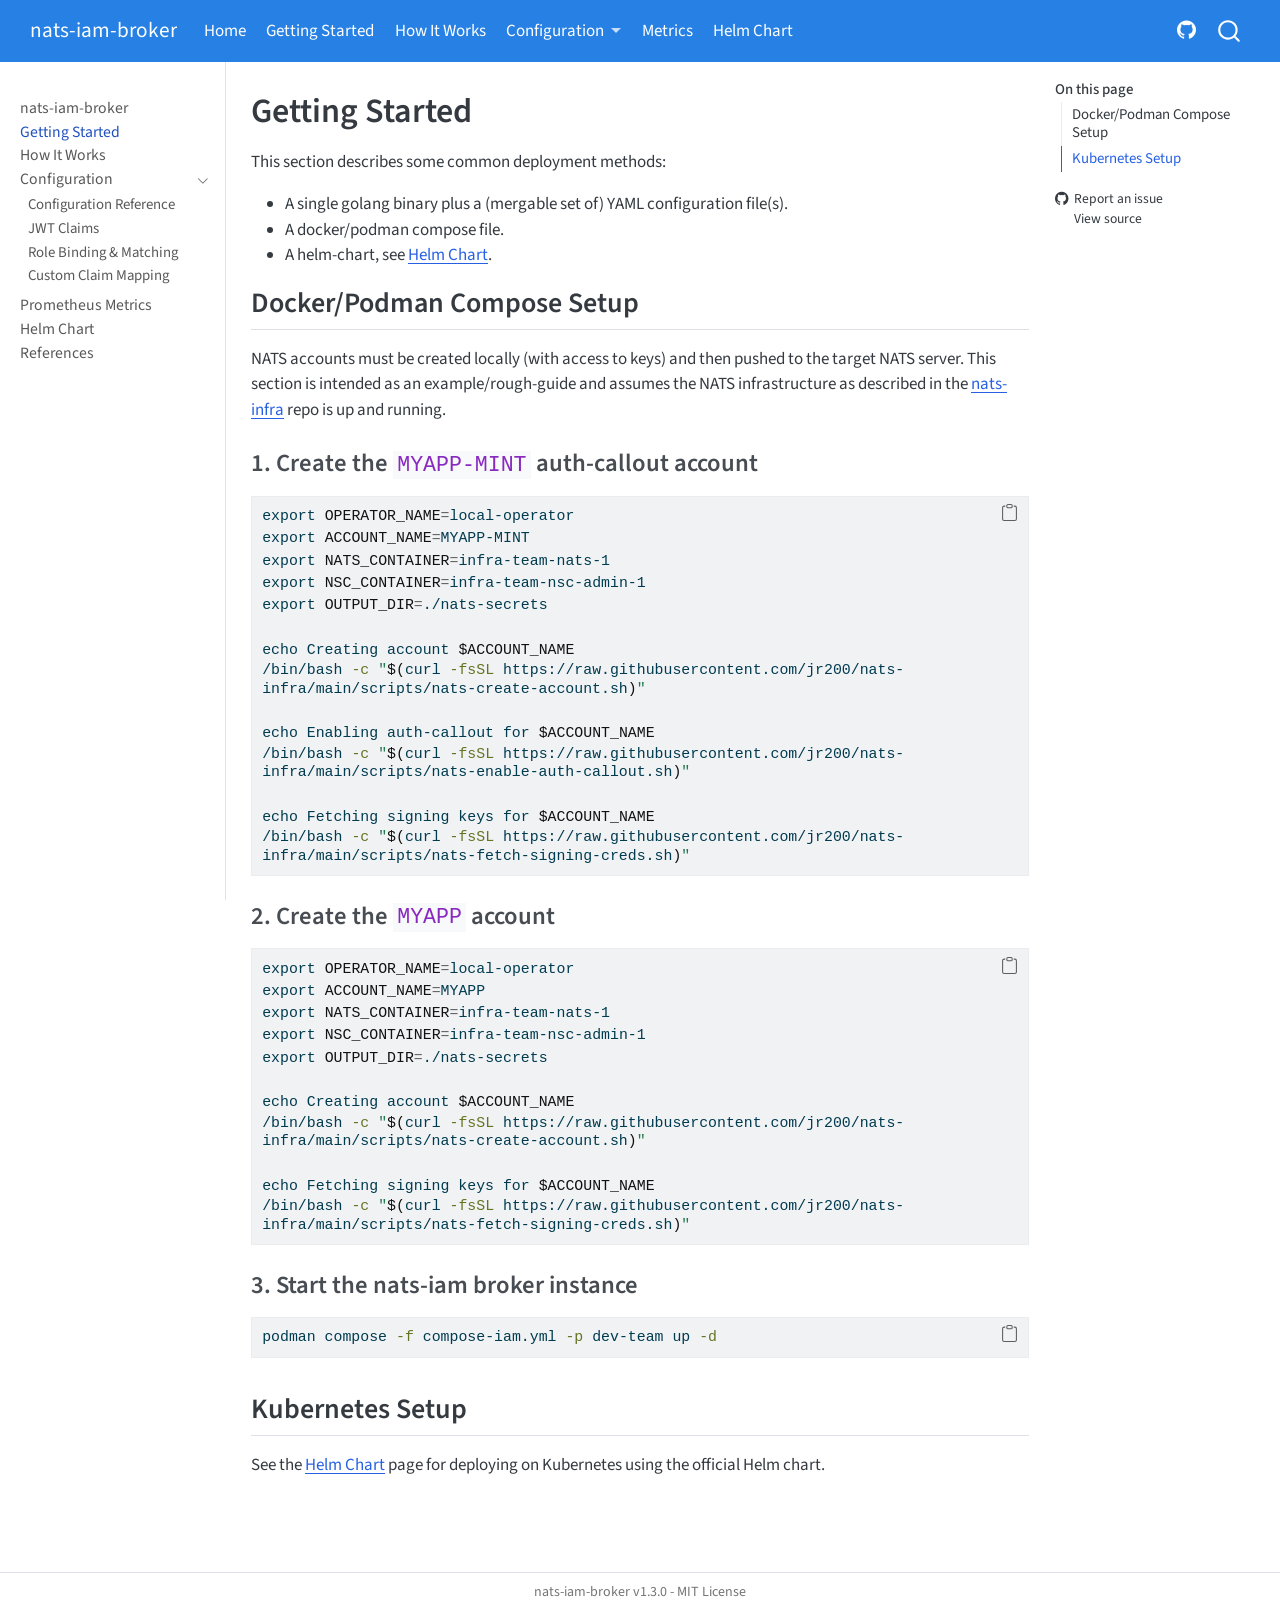
<file: getting-started.html>
<!DOCTYPE html>
<html xmlns="http://www.w3.org/1999/xhtml" lang="en" xml:lang="en"><head>

<meta charset="utf-8">
<meta name="generator" content="quarto-1.9.37">

<meta name="viewport" content="width=device-width, initial-scale=1.0, user-scalable=yes">


<title>Getting Started – nats-iam-broker</title>
<style>
/* Default styles provided by pandoc.
** See https://pandoc.org/MANUAL.html#variables-for-html for config info.
*/
code{white-space: pre-wrap;}
span.smallcaps{font-variant: small-caps;}
div.columns{display: flex; gap: min(4vw, 1.5em);}
div.column{flex: auto; overflow-x: auto;}
div.hanging-indent{margin-left: 1.5em; text-indent: -1.5em;}
ul.task-list{list-style: none;}
ul.task-list li input[type="checkbox"] {
  width: 0.8em;
  margin: 0 0.8em 0.2em -1em; /* quarto-specific, see https://github.com/quarto-dev/quarto-cli/issues/4556 */ 
  vertical-align: middle;
}
/* CSS for syntax highlighting */
html { -webkit-text-size-adjust: 100%; }
pre > code.sourceCode { white-space: pre; position: relative; }
pre > code.sourceCode > span { display: inline-block; line-height: 1.25; }
pre > code.sourceCode > span:empty { height: 1.2em; }
.sourceCode { overflow: visible; }
code.sourceCode > span { color: inherit; text-decoration: inherit; }
div.sourceCode { margin: 1em 0; }
pre.sourceCode { margin: 0; }
@media screen {
div.sourceCode { overflow: auto; }
}
@media print {
pre > code.sourceCode { white-space: pre-wrap; }
pre > code.sourceCode > span { text-indent: -5em; padding-left: 5em; }
}
pre.numberSource code
  { counter-reset: source-line 0; }
pre.numberSource code > span
  { position: relative; left: -4em; counter-increment: source-line; }
pre.numberSource code > span > a:first-child::before
  { content: counter(source-line);
    position: relative; left: -1em; text-align: right; vertical-align: baseline;
    border: none; display: inline-block;
    -webkit-touch-callout: none; -webkit-user-select: none;
    -khtml-user-select: none; -moz-user-select: none;
    -ms-user-select: none; user-select: none;
    padding: 0 4px; width: 4em;
  }
pre.numberSource { margin-left: 3em;  padding-left: 4px; }
div.sourceCode
  {   }
@media screen {
pre > code.sourceCode > span > a:first-child::before { text-decoration: underline; }
}
</style>


<script src="site_libs/quarto-nav/quarto-nav.js"></script>
<script src="site_libs/quarto-nav/headroom.min.js"></script>
<script src="site_libs/clipboard/clipboard.min.js"></script>
<script src="site_libs/quarto-search/autocomplete.umd.js"></script>
<script src="site_libs/quarto-search/fuse.min.js"></script>
<script src="site_libs/quarto-search/quarto-search.js"></script>
<meta name="quarto:offset" content="./">
<script src="site_libs/quarto-html/quarto.js" type="module"></script>
<script src="site_libs/quarto-html/tabsets/tabsets.js" type="module"></script>
<script src="site_libs/quarto-html/popper.min.js"></script>
<script src="site_libs/quarto-html/tippy.umd.min.js"></script>
<script src="site_libs/quarto-html/anchor.min.js"></script>
<link href="site_libs/quarto-html/tippy.css" rel="stylesheet">
<link href="site_libs/quarto-html/quarto-syntax-highlighting-7f8f88aac4f3542376d5c11b86a4c14d.css" rel="stylesheet" id="quarto-text-highlighting-styles">
<script src="site_libs/bootstrap/bootstrap.min.js"></script>
<link href="site_libs/bootstrap/bootstrap-icons.css" rel="stylesheet">
<link href="site_libs/bootstrap/bootstrap-840aac0e753819e3ab1ae3d000c40c46.min.css" rel="stylesheet" append-hash="true" id="quarto-bootstrap" data-mode="light">
<script id="quarto-search-options" type="application/json">{
  "location": "navbar",
  "copy-button": false,
  "collapse-after": 3,
  "panel-placement": "end",
  "type": "overlay",
  "limit": 50,
  "keyboard-shortcut": [
    "f",
    "/",
    "s"
  ],
  "show-item-context": false,
  "language": {
    "search-no-results-text": "No results",
    "search-matching-documents-text": "matching documents",
    "search-copy-link-title": "Copy link to search",
    "search-hide-matches-text": "Hide additional matches",
    "search-more-match-text": "more match in this document",
    "search-more-matches-text": "more matches in this document",
    "search-clear-button-title": "Clear",
    "search-text-placeholder": "",
    "search-detached-cancel-button-title": "Cancel",
    "search-submit-button-title": "Submit",
    "search-label": "Search"
  }
}</script>


</head>

<body class="nav-sidebar docked nav-fixed quarto-light">

<div id="quarto-search-results"></div>
  <header id="quarto-header" class="headroom fixed-top">
    <nav class="navbar navbar-expand-lg " data-bs-theme="dark">
      <div class="navbar-container container-fluid">
      <div class="navbar-brand-container mx-auto">
    <a class="navbar-brand" href="./index.html">
    <span class="navbar-title">nats-iam-broker</span>
    </a>
  </div>
            <div id="quarto-search" class="" title="Search"></div>
          <button class="navbar-toggler" type="button" data-bs-toggle="collapse" data-bs-target="#navbarCollapse" aria-controls="navbarCollapse" role="menu" aria-expanded="false" aria-label="Toggle navigation" onclick="if (window.quartoToggleHeadroom) { window.quartoToggleHeadroom(); }">
  <span class="navbar-toggler-icon"></span>
</button>
          <div class="collapse navbar-collapse" id="navbarCollapse">
            <ul class="navbar-nav navbar-nav-scroll me-auto">
  <li class="nav-item">
    <a class="nav-link active" href="./index.html" aria-current="page"> 
<span class="menu-text">Home</span></a>
  </li>  
  <li class="nav-item">
    <a class="nav-link" href="./getting-started.html"> 
<span class="menu-text">Getting Started</span></a>
  </li>  
  <li class="nav-item">
    <a class="nav-link" href="./examples.html"> 
<span class="menu-text">How It Works</span></a>
  </li>  
  <li class="nav-item dropdown ">
    <a class="nav-link dropdown-toggle" href="#" id="nav-menu-configuration" role="link" data-bs-toggle="dropdown" aria-expanded="false">
 <span class="menu-text">Configuration</span>
    </a>
    <ul class="dropdown-menu" aria-labelledby="nav-menu-configuration">    
        <li>
    <a class="dropdown-item" href="./configuration.html">
 <span class="dropdown-text">Reference</span></a>
  </li>  
        <li>
    <a class="dropdown-item" href="./claims.html">
 <span class="dropdown-text">JWT Claims</span></a>
  </li>  
        <li>
    <a class="dropdown-item" href="./role-binding.html">
 <span class="dropdown-text">Role Binding &amp; Matching</span></a>
  </li>  
        <li>
    <a class="dropdown-item" href="./custom-claims.html">
 <span class="dropdown-text">Custom Claim Mapping</span></a>
  </li>  
    </ul>
  </li>
  <li class="nav-item">
    <a class="nav-link" href="./metrics.html"> 
<span class="menu-text">Metrics</span></a>
  </li>  
  <li class="nav-item">
    <a class="nav-link" href="./helm.html"> 
<span class="menu-text">Helm Chart</span></a>
  </li>  
</ul>
            <ul class="navbar-nav navbar-nav-scroll ms-auto">
  <li class="nav-item compact">
    <a class="nav-link" href="https://github.com/jr200-labs/nats-iam-broker"> <i class="bi bi-github" role="img">
</i> 
<span class="menu-text"></span></a>
  </li>  
</ul>
          </div> <!-- /navcollapse -->
            <div class="quarto-navbar-tools">
</div>
      </div> <!-- /container-fluid -->
    </nav>
  <nav class="quarto-secondary-nav">
    <div class="container-fluid d-flex">
      <button type="button" class="quarto-btn-toggle btn" data-bs-toggle="collapse" role="button" data-bs-target=".quarto-sidebar-collapse-item" aria-controls="quarto-sidebar" aria-expanded="false" aria-label="Toggle sidebar navigation" onclick="if (window.quartoToggleHeadroom) { window.quartoToggleHeadroom(); }">
        <i class="bi bi-layout-text-sidebar-reverse"></i>
      </button>
        <nav class="quarto-page-breadcrumbs" aria-label="breadcrumb"><ol class="breadcrumb"><li class="breadcrumb-item"><a href="./getting-started.html">Getting Started</a></li></ol></nav>
        <a class="flex-grow-1" role="navigation" data-bs-toggle="collapse" data-bs-target=".quarto-sidebar-collapse-item" aria-controls="quarto-sidebar" aria-expanded="false" aria-label="Toggle sidebar navigation" onclick="if (window.quartoToggleHeadroom) { window.quartoToggleHeadroom(); }">      
        </a>
    </div>
  </nav>
</header>
<!-- content -->
<div id="quarto-content" class="quarto-container page-columns page-rows-contents page-layout-article page-navbar">
<!-- sidebar -->
  <nav id="quarto-sidebar" class="sidebar collapse collapse-horizontal quarto-sidebar-collapse-item sidebar-navigation docked overflow-auto">
    <div class="sidebar-menu-container"> 
    <ul class="list-unstyled mt-1">
        <li class="sidebar-item">
  <div class="sidebar-item-container"> 
  <a href="./index.html" class="sidebar-item-text sidebar-link">
 <span class="menu-text">nats-iam-broker</span></a>
  </div>
</li>
        <li class="sidebar-item">
  <div class="sidebar-item-container"> 
  <a href="./getting-started.html" class="sidebar-item-text sidebar-link active">
 <span class="menu-text">Getting Started</span></a>
  </div>
</li>
        <li class="sidebar-item">
  <div class="sidebar-item-container"> 
  <a href="./examples.html" class="sidebar-item-text sidebar-link">
 <span class="menu-text">How It Works</span></a>
  </div>
</li>
        <li class="sidebar-item sidebar-item-section">
      <div class="sidebar-item-container"> 
            <a class="sidebar-item-text sidebar-link text-start" data-bs-toggle="collapse" data-bs-target="#quarto-sidebar-section-1" role="navigation" aria-expanded="true">
 <span class="menu-text">Configuration</span></a>
          <a class="sidebar-item-toggle text-start" data-bs-toggle="collapse" data-bs-target="#quarto-sidebar-section-1" role="navigation" aria-expanded="true" aria-label="Toggle section">
            <i class="bi bi-chevron-right ms-2"></i>
          </a> 
      </div>
      <ul id="quarto-sidebar-section-1" class="collapse list-unstyled sidebar-section depth1 show">  
          <li class="sidebar-item">
  <div class="sidebar-item-container"> 
  <a href="./configuration.html" class="sidebar-item-text sidebar-link">
 <span class="menu-text">Configuration Reference</span></a>
  </div>
</li>
          <li class="sidebar-item">
  <div class="sidebar-item-container"> 
  <a href="./claims.html" class="sidebar-item-text sidebar-link">
 <span class="menu-text">JWT Claims</span></a>
  </div>
</li>
          <li class="sidebar-item">
  <div class="sidebar-item-container"> 
  <a href="./role-binding.html" class="sidebar-item-text sidebar-link">
 <span class="menu-text">Role Binding &amp; Matching</span></a>
  </div>
</li>
          <li class="sidebar-item">
  <div class="sidebar-item-container"> 
  <a href="./custom-claims.html" class="sidebar-item-text sidebar-link">
 <span class="menu-text">Custom Claim Mapping</span></a>
  </div>
</li>
      </ul>
  </li>
        <li class="sidebar-item">
  <div class="sidebar-item-container"> 
  <a href="./metrics.html" class="sidebar-item-text sidebar-link">
 <span class="menu-text">Prometheus Metrics</span></a>
  </div>
</li>
        <li class="sidebar-item">
  <div class="sidebar-item-container"> 
  <a href="./helm.html" class="sidebar-item-text sidebar-link">
 <span class="menu-text">Helm Chart</span></a>
  </div>
</li>
        <li class="sidebar-item">
  <div class="sidebar-item-container"> 
  <a href="./references.html" class="sidebar-item-text sidebar-link">
 <span class="menu-text">References</span></a>
  </div>
</li>
    </ul>
    </div>
</nav>
<div id="quarto-sidebar-glass" class="quarto-sidebar-collapse-item" data-bs-toggle="collapse" data-bs-target=".quarto-sidebar-collapse-item"></div>
<!-- margin-sidebar -->
    <div id="quarto-margin-sidebar" class="sidebar margin-sidebar">
        <nav id="TOC" role="doc-toc" class="toc-active">
    <h2 id="toc-title">On this page</h2>
   
  <ul>
  <li><a href="#dockerpodman-compose-setup" id="toc-dockerpodman-compose-setup" class="nav-link active" data-scroll-target="#dockerpodman-compose-setup">Docker/Podman Compose Setup</a>
  <ul class="collapse">
  <li><a href="#create-the-myapp-mint-auth-callout-account" id="toc-create-the-myapp-mint-auth-callout-account" class="nav-link" data-scroll-target="#create-the-myapp-mint-auth-callout-account">1. Create the <code>MYAPP-MINT</code> auth-callout account</a></li>
  <li><a href="#create-the-myapp-account" id="toc-create-the-myapp-account" class="nav-link" data-scroll-target="#create-the-myapp-account">2. Create the <code>MYAPP</code> account</a></li>
  <li><a href="#start-the-nats-iam-broker-instance" id="toc-start-the-nats-iam-broker-instance" class="nav-link" data-scroll-target="#start-the-nats-iam-broker-instance">3. Start the nats-iam broker instance</a></li>
  </ul></li>
  <li><a href="#kubernetes-setup" id="toc-kubernetes-setup" class="nav-link" data-scroll-target="#kubernetes-setup">Kubernetes Setup</a></li>
  </ul>
<div class="toc-actions"><ul><li><a href="https://github.com/jr200-labs/nats-iam-broker/issues/new" class="toc-action"><i class="bi bi-github"></i>Report an issue</a></li><li><a href="https://github.com/jr200-labs/nats-iam-broker/blob/main/getting-started.qmd" class="toc-action"><i class="bi empty"></i>View source</a></li></ul></div></nav>
    </div>
<!-- main -->
<main class="content" id="quarto-document-content">

<header id="title-block-header" class="quarto-title-block default">
<div class="quarto-title">
<h1 class="title">Getting Started</h1>
</div>



<div class="quarto-title-meta">

    
  
    
  </div>
  


</header>


<p>This section describes some common deployment methods:</p>
<ul>
<li>A single golang binary plus a (mergable set of) YAML configuration file(s).</li>
<li>A docker/podman compose file.</li>
<li>A helm-chart, see <a href="./helm.html">Helm Chart</a>.</li>
</ul>
<section id="dockerpodman-compose-setup" class="level2">
<h2 class="anchored" data-anchor-id="dockerpodman-compose-setup">Docker/Podman Compose Setup</h2>
<p>NATS accounts must be created locally (with access to keys) and then pushed to the target NATS server. This section is intended as an example/rough-guide and assumes the NATS infrastructure as described in the <a href="https://github.com/jr200/nats-infra/tree/main">nats-infra</a> repo is up and running.</p>
<section id="create-the-myapp-mint-auth-callout-account" class="level3">
<h3 class="anchored" data-anchor-id="create-the-myapp-mint-auth-callout-account">1. Create the <code>MYAPP-MINT</code> auth-callout account</h3>
<div class="code-copy-outer-scaffold"><div class="sourceCode" id="cb1"><pre class="sourceCode bash code-with-copy"><code class="sourceCode bash"><span id="cb1-1"><a href="#cb1-1" aria-hidden="true" tabindex="-1"></a><span class="bu">export</span> <span class="va">OPERATOR_NAME</span><span class="op">=</span>local-operator</span>
<span id="cb1-2"><a href="#cb1-2" aria-hidden="true" tabindex="-1"></a><span class="bu">export</span> <span class="va">ACCOUNT_NAME</span><span class="op">=</span>MYAPP-MINT</span>
<span id="cb1-3"><a href="#cb1-3" aria-hidden="true" tabindex="-1"></a><span class="bu">export</span> <span class="va">NATS_CONTAINER</span><span class="op">=</span>infra-team-nats-1</span>
<span id="cb1-4"><a href="#cb1-4" aria-hidden="true" tabindex="-1"></a><span class="bu">export</span> <span class="va">NSC_CONTAINER</span><span class="op">=</span>infra-team-nsc-admin-1</span>
<span id="cb1-5"><a href="#cb1-5" aria-hidden="true" tabindex="-1"></a><span class="bu">export</span> <span class="va">OUTPUT_DIR</span><span class="op">=</span>./nats-secrets</span>
<span id="cb1-6"><a href="#cb1-6" aria-hidden="true" tabindex="-1"></a></span>
<span id="cb1-7"><a href="#cb1-7" aria-hidden="true" tabindex="-1"></a><span class="bu">echo</span> Creating account <span class="va">$ACCOUNT_NAME</span></span>
<span id="cb1-8"><a href="#cb1-8" aria-hidden="true" tabindex="-1"></a><span class="ex">/bin/bash</span> <span class="at">-c</span> <span class="st">"</span><span class="va">$(</span><span class="ex">curl</span> <span class="at">-fsSL</span> https://raw.githubusercontent.com/jr200/nats-infra/main/scripts/nats-create-account.sh<span class="va">)</span><span class="st">"</span></span>
<span id="cb1-9"><a href="#cb1-9" aria-hidden="true" tabindex="-1"></a></span>
<span id="cb1-10"><a href="#cb1-10" aria-hidden="true" tabindex="-1"></a><span class="bu">echo</span> Enabling auth-callout for <span class="va">$ACCOUNT_NAME</span></span>
<span id="cb1-11"><a href="#cb1-11" aria-hidden="true" tabindex="-1"></a><span class="ex">/bin/bash</span> <span class="at">-c</span> <span class="st">"</span><span class="va">$(</span><span class="ex">curl</span> <span class="at">-fsSL</span> https://raw.githubusercontent.com/jr200/nats-infra/main/scripts/nats-enable-auth-callout.sh<span class="va">)</span><span class="st">"</span></span>
<span id="cb1-12"><a href="#cb1-12" aria-hidden="true" tabindex="-1"></a></span>
<span id="cb1-13"><a href="#cb1-13" aria-hidden="true" tabindex="-1"></a><span class="bu">echo</span> Fetching signing keys for <span class="va">$ACCOUNT_NAME</span></span>
<span id="cb1-14"><a href="#cb1-14" aria-hidden="true" tabindex="-1"></a><span class="ex">/bin/bash</span> <span class="at">-c</span> <span class="st">"</span><span class="va">$(</span><span class="ex">curl</span> <span class="at">-fsSL</span> https://raw.githubusercontent.com/jr200/nats-infra/main/scripts/nats-fetch-signing-creds.sh<span class="va">)</span><span class="st">"</span></span></code></pre></div><button title="Copy to Clipboard" class="code-copy-button"><i class="bi"></i></button></div>
</section>
<section id="create-the-myapp-account" class="level3">
<h3 class="anchored" data-anchor-id="create-the-myapp-account">2. Create the <code>MYAPP</code> account</h3>
<div class="code-copy-outer-scaffold"><div class="sourceCode" id="cb2"><pre class="sourceCode bash code-with-copy"><code class="sourceCode bash"><span id="cb2-1"><a href="#cb2-1" aria-hidden="true" tabindex="-1"></a><span class="bu">export</span> <span class="va">OPERATOR_NAME</span><span class="op">=</span>local-operator</span>
<span id="cb2-2"><a href="#cb2-2" aria-hidden="true" tabindex="-1"></a><span class="bu">export</span> <span class="va">ACCOUNT_NAME</span><span class="op">=</span>MYAPP</span>
<span id="cb2-3"><a href="#cb2-3" aria-hidden="true" tabindex="-1"></a><span class="bu">export</span> <span class="va">NATS_CONTAINER</span><span class="op">=</span>infra-team-nats-1</span>
<span id="cb2-4"><a href="#cb2-4" aria-hidden="true" tabindex="-1"></a><span class="bu">export</span> <span class="va">NSC_CONTAINER</span><span class="op">=</span>infra-team-nsc-admin-1</span>
<span id="cb2-5"><a href="#cb2-5" aria-hidden="true" tabindex="-1"></a><span class="bu">export</span> <span class="va">OUTPUT_DIR</span><span class="op">=</span>./nats-secrets</span>
<span id="cb2-6"><a href="#cb2-6" aria-hidden="true" tabindex="-1"></a></span>
<span id="cb2-7"><a href="#cb2-7" aria-hidden="true" tabindex="-1"></a><span class="bu">echo</span> Creating account <span class="va">$ACCOUNT_NAME</span></span>
<span id="cb2-8"><a href="#cb2-8" aria-hidden="true" tabindex="-1"></a><span class="ex">/bin/bash</span> <span class="at">-c</span> <span class="st">"</span><span class="va">$(</span><span class="ex">curl</span> <span class="at">-fsSL</span> https://raw.githubusercontent.com/jr200/nats-infra/main/scripts/nats-create-account.sh<span class="va">)</span><span class="st">"</span></span>
<span id="cb2-9"><a href="#cb2-9" aria-hidden="true" tabindex="-1"></a></span>
<span id="cb2-10"><a href="#cb2-10" aria-hidden="true" tabindex="-1"></a><span class="bu">echo</span> Fetching signing keys for <span class="va">$ACCOUNT_NAME</span></span>
<span id="cb2-11"><a href="#cb2-11" aria-hidden="true" tabindex="-1"></a><span class="ex">/bin/bash</span> <span class="at">-c</span> <span class="st">"</span><span class="va">$(</span><span class="ex">curl</span> <span class="at">-fsSL</span> https://raw.githubusercontent.com/jr200/nats-infra/main/scripts/nats-fetch-signing-creds.sh<span class="va">)</span><span class="st">"</span></span></code></pre></div><button title="Copy to Clipboard" class="code-copy-button"><i class="bi"></i></button></div>
</section>
<section id="start-the-nats-iam-broker-instance" class="level3">
<h3 class="anchored" data-anchor-id="start-the-nats-iam-broker-instance">3. Start the nats-iam broker instance</h3>
<div class="code-copy-outer-scaffold"><div class="sourceCode" id="cb3"><pre class="sourceCode bash code-with-copy"><code class="sourceCode bash"><span id="cb3-1"><a href="#cb3-1" aria-hidden="true" tabindex="-1"></a><span class="ex">podman</span> compose <span class="at">-f</span> compose-iam.yml <span class="at">-p</span> dev-team up <span class="at">-d</span></span></code></pre></div><button title="Copy to Clipboard" class="code-copy-button"><i class="bi"></i></button></div>
</section>
</section>
<section id="kubernetes-setup" class="level2">
<h2 class="anchored" data-anchor-id="kubernetes-setup">Kubernetes Setup</h2>
<p>See the <a href="./helm.html">Helm Chart</a> page for deploying on Kubernetes using the official Helm chart.</p>


</section>

</main> <!-- /main -->
<script id="quarto-html-after-body" type="application/javascript">
  window.document.addEventListener("DOMContentLoaded", function (event) {
    const icon = "";
    const anchorJS = new window.AnchorJS();
    anchorJS.options = {
      placement: 'right',
      icon: icon
    };
    anchorJS.add('.anchored');
    const isCodeAnnotation = (el) => {
      for (const clz of el.classList) {
        if (clz.startsWith('code-annotation-')) {                     
          return true;
        }
      }
      return false;
    }
    const onCopySuccess = function(e) {
      // button target
      const button = e.trigger;
      // don't keep focus
      button.blur();
      // flash "checked"
      button.classList.add('code-copy-button-checked');
      var currentTitle = button.getAttribute("title");
      button.setAttribute("title", "Copied!");
      let tooltip;
      if (window.bootstrap) {
        button.setAttribute("data-bs-toggle", "tooltip");
        button.setAttribute("data-bs-placement", "left");
        button.setAttribute("data-bs-title", "Copied!");
        tooltip = new bootstrap.Tooltip(button, 
          { trigger: "manual", 
            customClass: "code-copy-button-tooltip",
            offset: [0, -8]});
        tooltip.show();    
      }
      setTimeout(function() {
        if (tooltip) {
          tooltip.hide();
          button.removeAttribute("data-bs-title");
          button.removeAttribute("data-bs-toggle");
          button.removeAttribute("data-bs-placement");
        }
        button.setAttribute("title", currentTitle);
        button.classList.remove('code-copy-button-checked');
      }, 1000);
      // clear code selection
      e.clearSelection();
    }
    const getTextToCopy = function(trigger) {
      const outerScaffold = trigger.parentElement.cloneNode(true);
      const codeEl = outerScaffold.querySelector('code');
      for (const childEl of codeEl.children) {
        if (isCodeAnnotation(childEl)) {
          childEl.remove();
        }
      }
      return codeEl.innerText;
    }
    const clipboard = new window.ClipboardJS('.code-copy-button:not([data-in-quarto-modal])', {
      text: getTextToCopy
    });
    clipboard.on('success', onCopySuccess);
    if (window.document.getElementById('quarto-embedded-source-code-modal')) {
      const clipboardModal = new window.ClipboardJS('.code-copy-button[data-in-quarto-modal]', {
        text: getTextToCopy,
        container: window.document.getElementById('quarto-embedded-source-code-modal')
      });
      clipboardModal.on('success', onCopySuccess);
    }
      var localhostRegex = new RegExp(/^(?:http|https):\/\/localhost\:?[0-9]*\//);
      var mailtoRegex = new RegExp(/^mailto:/);
        var filterRegex = new RegExp("https:\/\/jr200-labs\.github\.io\/nats-iam-broker\/");
      var isInternal = (href) => {
          return filterRegex.test(href) || localhostRegex.test(href) || mailtoRegex.test(href);
      }
      // Inspect non-navigation links and adorn them if external
     var links = window.document.querySelectorAll('a[href]:not(.nav-link):not(.navbar-brand):not(.toc-action):not(.sidebar-link):not(.sidebar-item-toggle):not(.pagination-link):not(.no-external):not([aria-hidden]):not(.dropdown-item):not(.quarto-navigation-tool):not(.about-link)');
      for (var i=0; i<links.length; i++) {
        const link = links[i];
        if (!isInternal(link.href)) {
          // undo the damage that might have been done by quarto-nav.js in the case of
          // links that we want to consider external
          if (link.dataset.originalHref !== undefined) {
            link.href = link.dataset.originalHref;
          }
        }
      }
    function tippyHover(el, contentFn, onTriggerFn, onUntriggerFn) {
      const config = {
        allowHTML: true,
        maxWidth: 500,
        delay: 100,
        arrow: false,
        appendTo: function(el) {
            return el.parentElement;
        },
        interactive: true,
        interactiveBorder: 10,
        theme: 'quarto',
        placement: 'bottom-start',
      };
      if (contentFn) {
        config.content = contentFn;
      }
      if (onTriggerFn) {
        config.onTrigger = onTriggerFn;
      }
      if (onUntriggerFn) {
        config.onUntrigger = onUntriggerFn;
      }
      window.tippy(el, config); 
    }
    const noterefs = window.document.querySelectorAll('a[role="doc-noteref"]');
    for (var i=0; i<noterefs.length; i++) {
      const ref = noterefs[i];
      tippyHover(ref, function() {
        // use id or data attribute instead here
        let href = ref.getAttribute('data-footnote-href') || ref.getAttribute('href');
        try { href = new URL(href).hash; } catch {}
        const id = href.replace(/^#\/?/, "");
        const note = window.document.getElementById(id);
        if (note) {
          return note.innerHTML;
        } else {
          return "";
        }
      });
    }
    const xrefs = window.document.querySelectorAll('a.quarto-xref');
    const processXRef = (id, note) => {
      // Strip column container classes
      const stripColumnClz = (el) => {
        el.classList.remove("page-full", "page-columns");
        if (el.children) {
          for (const child of el.children) {
            stripColumnClz(child);
          }
        }
      }
      stripColumnClz(note)
      if (id === null || id.startsWith('sec-')) {
        // Special case sections, only their first couple elements
        const container = document.createElement("div");
        if (note.children && note.children.length > 2) {
          container.appendChild(note.children[0].cloneNode(true));
          for (let i = 1; i < note.children.length; i++) {
            const child = note.children[i];
            if (child.tagName === "P" && child.innerText === "") {
              continue;
            } else {
              container.appendChild(child.cloneNode(true));
              break;
            }
          }
          if (window.Quarto?.typesetMath) {
            window.Quarto.typesetMath(container);
          }
          return container.innerHTML
        } else {
          if (window.Quarto?.typesetMath) {
            window.Quarto.typesetMath(note);
          }
          return note.innerHTML;
        }
      } else {
        // Remove any anchor links if they are present
        const anchorLink = note.querySelector('a.anchorjs-link');
        if (anchorLink) {
          anchorLink.remove();
        }
        if (window.Quarto?.typesetMath) {
          window.Quarto.typesetMath(note);
        }
        if (note.classList.contains("callout")) {
          return note.outerHTML;
        } else {
          return note.innerHTML;
        }
      }
    }
    for (var i=0; i<xrefs.length; i++) {
      const xref = xrefs[i];
      tippyHover(xref, undefined, function(instance) {
        instance.disable();
        let url = xref.getAttribute('href');
        let hash = undefined; 
        if (url.startsWith('#')) {
          hash = url;
        } else {
          try { hash = new URL(url).hash; } catch {}
        }
        if (hash) {
          const id = hash.replace(/^#\/?/, "");
          const note = window.document.getElementById(id);
          if (note !== null) {
            try {
              const html = processXRef(id, note.cloneNode(true));
              instance.setContent(html);
            } finally {
              instance.enable();
              instance.show();
            }
          } else {
            // See if we can fetch this
            fetch(url.split('#')[0])
            .then(res => res.text())
            .then(html => {
              const parser = new DOMParser();
              const htmlDoc = parser.parseFromString(html, "text/html");
              const note = htmlDoc.getElementById(id);
              if (note !== null) {
                const html = processXRef(id, note);
                instance.setContent(html);
              } 
            }).finally(() => {
              instance.enable();
              instance.show();
            });
          }
        } else {
          // See if we can fetch a full url (with no hash to target)
          // This is a special case and we should probably do some content thinning / targeting
          fetch(url)
          .then(res => res.text())
          .then(html => {
            const parser = new DOMParser();
            const htmlDoc = parser.parseFromString(html, "text/html");
            const note = htmlDoc.querySelector('main.content');
            if (note !== null) {
              // This should only happen for chapter cross references
              // (since there is no id in the URL)
              // remove the first header
              if (note.children.length > 0 && note.children[0].tagName === "HEADER") {
                note.children[0].remove();
              }
              const html = processXRef(null, note);
              instance.setContent(html);
            } 
          }).finally(() => {
            instance.enable();
            instance.show();
          });
        }
      }, function(instance) {
      });
    }
        let selectedAnnoteEl;
        const selectorForAnnotation = ( cell, annotation) => {
          let cellAttr = 'data-code-cell="' + cell + '"';
          let lineAttr = 'data-code-annotation="' +  annotation + '"';
          const selector = 'span[' + cellAttr + '][' + lineAttr + ']';
          return selector;
        }
        const selectCodeLines = (annoteEl) => {
          const doc = window.document;
          const targetCell = annoteEl.getAttribute("data-target-cell");
          const targetAnnotation = annoteEl.getAttribute("data-target-annotation");
          const annoteSpan = window.document.querySelector(selectorForAnnotation(targetCell, targetAnnotation));
          const lines = annoteSpan.getAttribute("data-code-lines").split(",");
          const lineIds = lines.map((line) => {
            return targetCell + "-" + line;
          })
          let top = null;
          let height = null;
          let parent = null;
          if (lineIds.length > 0) {
              //compute the position of the single el (top and bottom and make a div)
              const el = window.document.getElementById(lineIds[0]);
              top = el.offsetTop;
              height = el.offsetHeight;
              parent = el.parentElement.parentElement;
            if (lineIds.length > 1) {
              const lastEl = window.document.getElementById(lineIds[lineIds.length - 1]);
              const bottom = lastEl.offsetTop + lastEl.offsetHeight;
              height = bottom - top;
            }
            if (top !== null && height !== null && parent !== null) {
              // cook up a div (if necessary) and position it 
              let div = window.document.getElementById("code-annotation-line-highlight");
              if (div === null) {
                div = window.document.createElement("div");
                div.setAttribute("id", "code-annotation-line-highlight");
                div.style.position = 'absolute';
                parent.appendChild(div);
              }
              div.style.top = top - 2 + "px";
              div.style.height = height + 4 + "px";
              div.style.left = 0;
              let gutterDiv = window.document.getElementById("code-annotation-line-highlight-gutter");
              if (gutterDiv === null) {
                gutterDiv = window.document.createElement("div");
                gutterDiv.setAttribute("id", "code-annotation-line-highlight-gutter");
                gutterDiv.style.position = 'absolute';
                const codeCell = window.document.getElementById(targetCell);
                const gutter = codeCell.querySelector('.code-annotation-gutter');
                gutter.appendChild(gutterDiv);
              }
              gutterDiv.style.top = top - 2 + "px";
              gutterDiv.style.height = height + 4 + "px";
            }
            selectedAnnoteEl = annoteEl;
          }
        };
        const unselectCodeLines = () => {
          const elementsIds = ["code-annotation-line-highlight", "code-annotation-line-highlight-gutter"];
          elementsIds.forEach((elId) => {
            const div = window.document.getElementById(elId);
            if (div) {
              div.remove();
            }
          });
          selectedAnnoteEl = undefined;
        };
          // Handle positioning of the toggle
      window.addEventListener(
        "resize",
        throttle(() => {
          elRect = undefined;
          if (selectedAnnoteEl) {
            selectCodeLines(selectedAnnoteEl);
          }
        }, 10)
      );
      function throttle(fn, ms) {
      let throttle = false;
      let timer;
        return (...args) => {
          if(!throttle) { // first call gets through
              fn.apply(this, args);
              throttle = true;
          } else { // all the others get throttled
              if(timer) clearTimeout(timer); // cancel #2
              timer = setTimeout(() => {
                fn.apply(this, args);
                timer = throttle = false;
              }, ms);
          }
        };
      }
        // Attach click handler to the DT
        const annoteDls = window.document.querySelectorAll('dt[data-target-cell]');
        for (const annoteDlNode of annoteDls) {
          annoteDlNode.addEventListener('click', (event) => {
            const clickedEl = event.target;
            if (clickedEl !== selectedAnnoteEl) {
              unselectCodeLines();
              const activeEl = window.document.querySelector('dt[data-target-cell].code-annotation-active');
              if (activeEl) {
                activeEl.classList.remove('code-annotation-active');
              }
              selectCodeLines(clickedEl);
              clickedEl.classList.add('code-annotation-active');
            } else {
              // Unselect the line
              unselectCodeLines();
              clickedEl.classList.remove('code-annotation-active');
            }
          });
        }
    const findCites = (el) => {
      const parentEl = el.parentElement;
      if (parentEl) {
        const cites = parentEl.dataset.cites;
        if (cites) {
          return {
            el,
            cites: cites.split(' ')
          };
        } else {
          return findCites(el.parentElement)
        }
      } else {
        return undefined;
      }
    };
    var bibliorefs = window.document.querySelectorAll('a[role="doc-biblioref"]');
    for (var i=0; i<bibliorefs.length; i++) {
      const ref = bibliorefs[i];
      const citeInfo = findCites(ref);
      if (citeInfo) {
        tippyHover(citeInfo.el, function() {
          var popup = window.document.createElement('div');
          citeInfo.cites.forEach(function(cite) {
            var citeDiv = window.document.createElement('div');
            citeDiv.classList.add('hanging-indent');
            citeDiv.classList.add('csl-entry');
            var biblioDiv = window.document.getElementById('ref-' + cite);
            if (biblioDiv) {
              citeDiv.innerHTML = biblioDiv.innerHTML;
            }
            popup.appendChild(citeDiv);
          });
          return popup.innerHTML;
        });
      }
    }
  });
  </script>
</div> <!-- /content -->
<footer class="footer">
  <div class="nav-footer">
    <div class="nav-footer-left">
      &nbsp;
    </div>   
    <div class="nav-footer-center">
<p>nats-iam-broker v1.3.0 - MIT License</p>
<div class="toc-actions d-sm-block d-md-none"><ul><li><a href="https://github.com/jr200-labs/nats-iam-broker/issues/new" class="toc-action"><i class="bi bi-github"></i>Report an issue</a></li><li><a href="https://github.com/jr200-labs/nats-iam-broker/blob/main/getting-started.qmd" class="toc-action"><i class="bi empty"></i>View source</a></li></ul></div></div>
    <div class="nav-footer-right">
      &nbsp;
    </div>
  </div>
</footer>




</body></html>
</file>
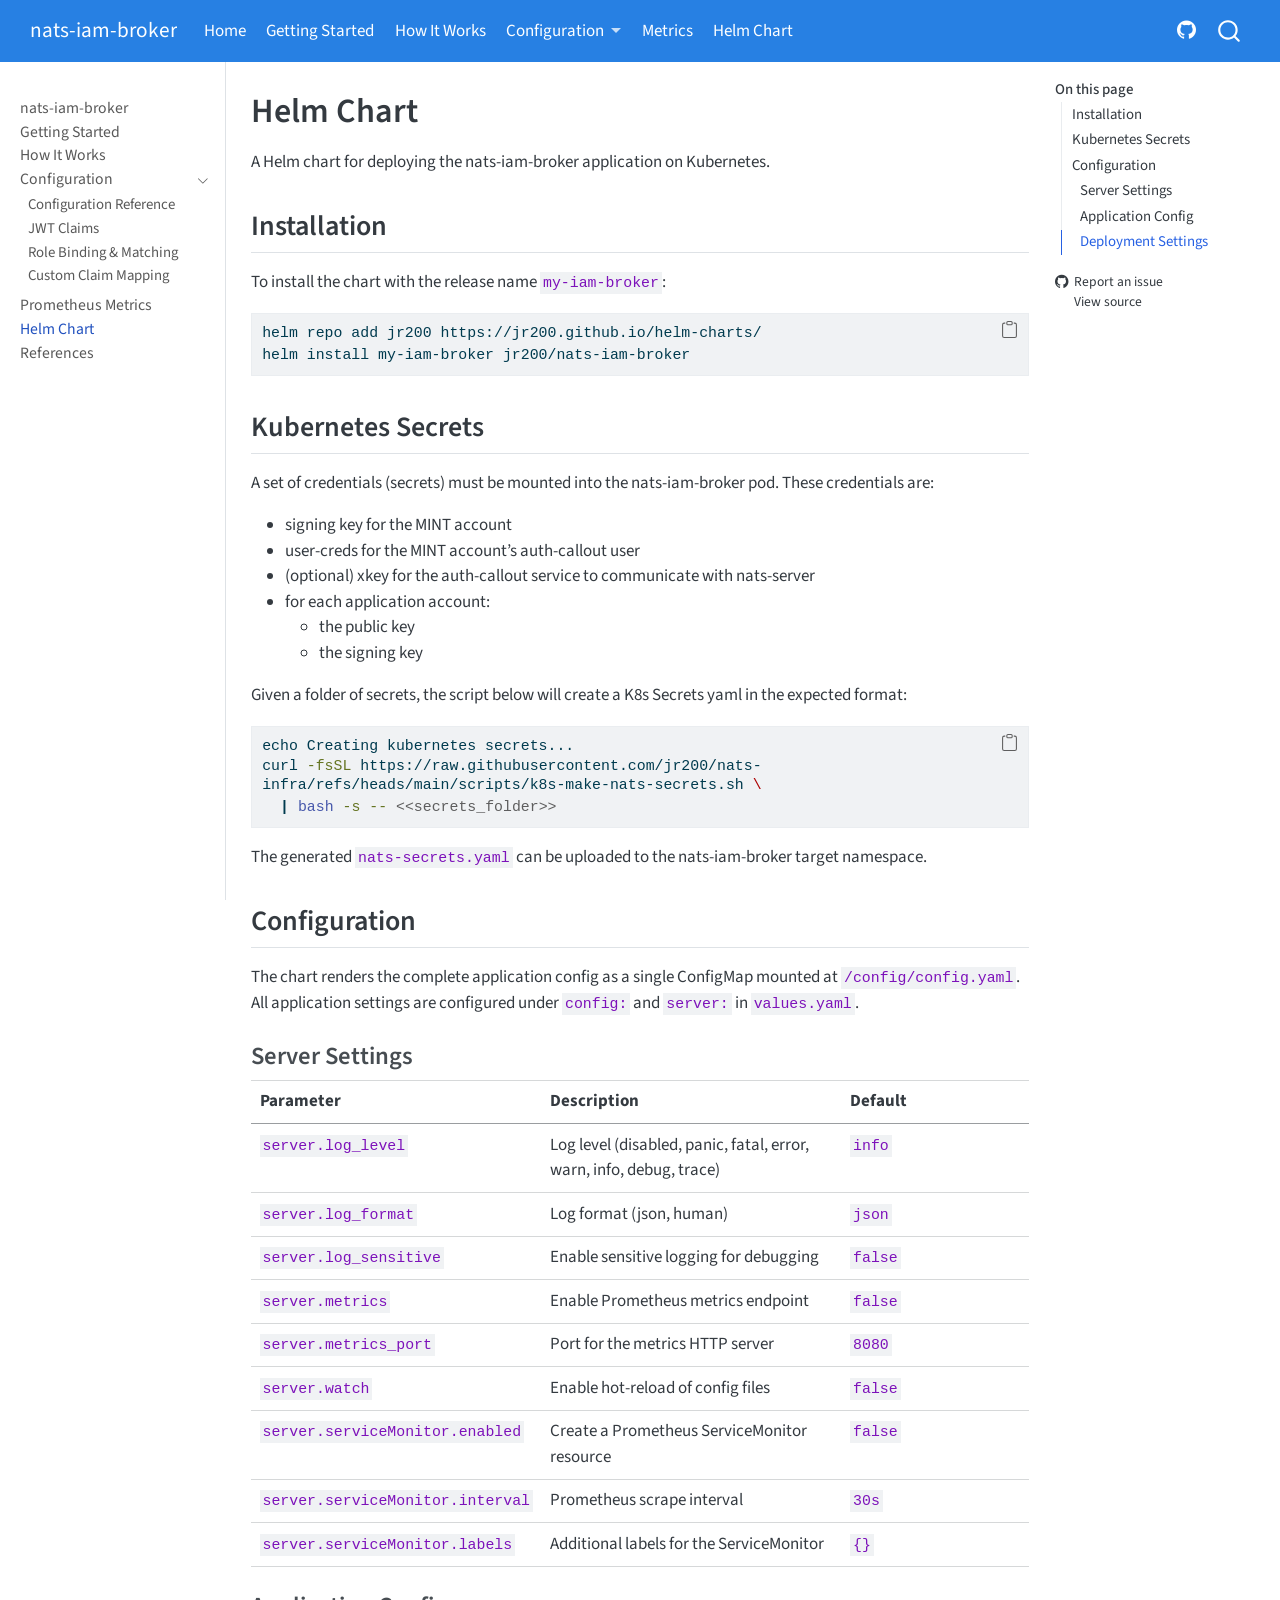
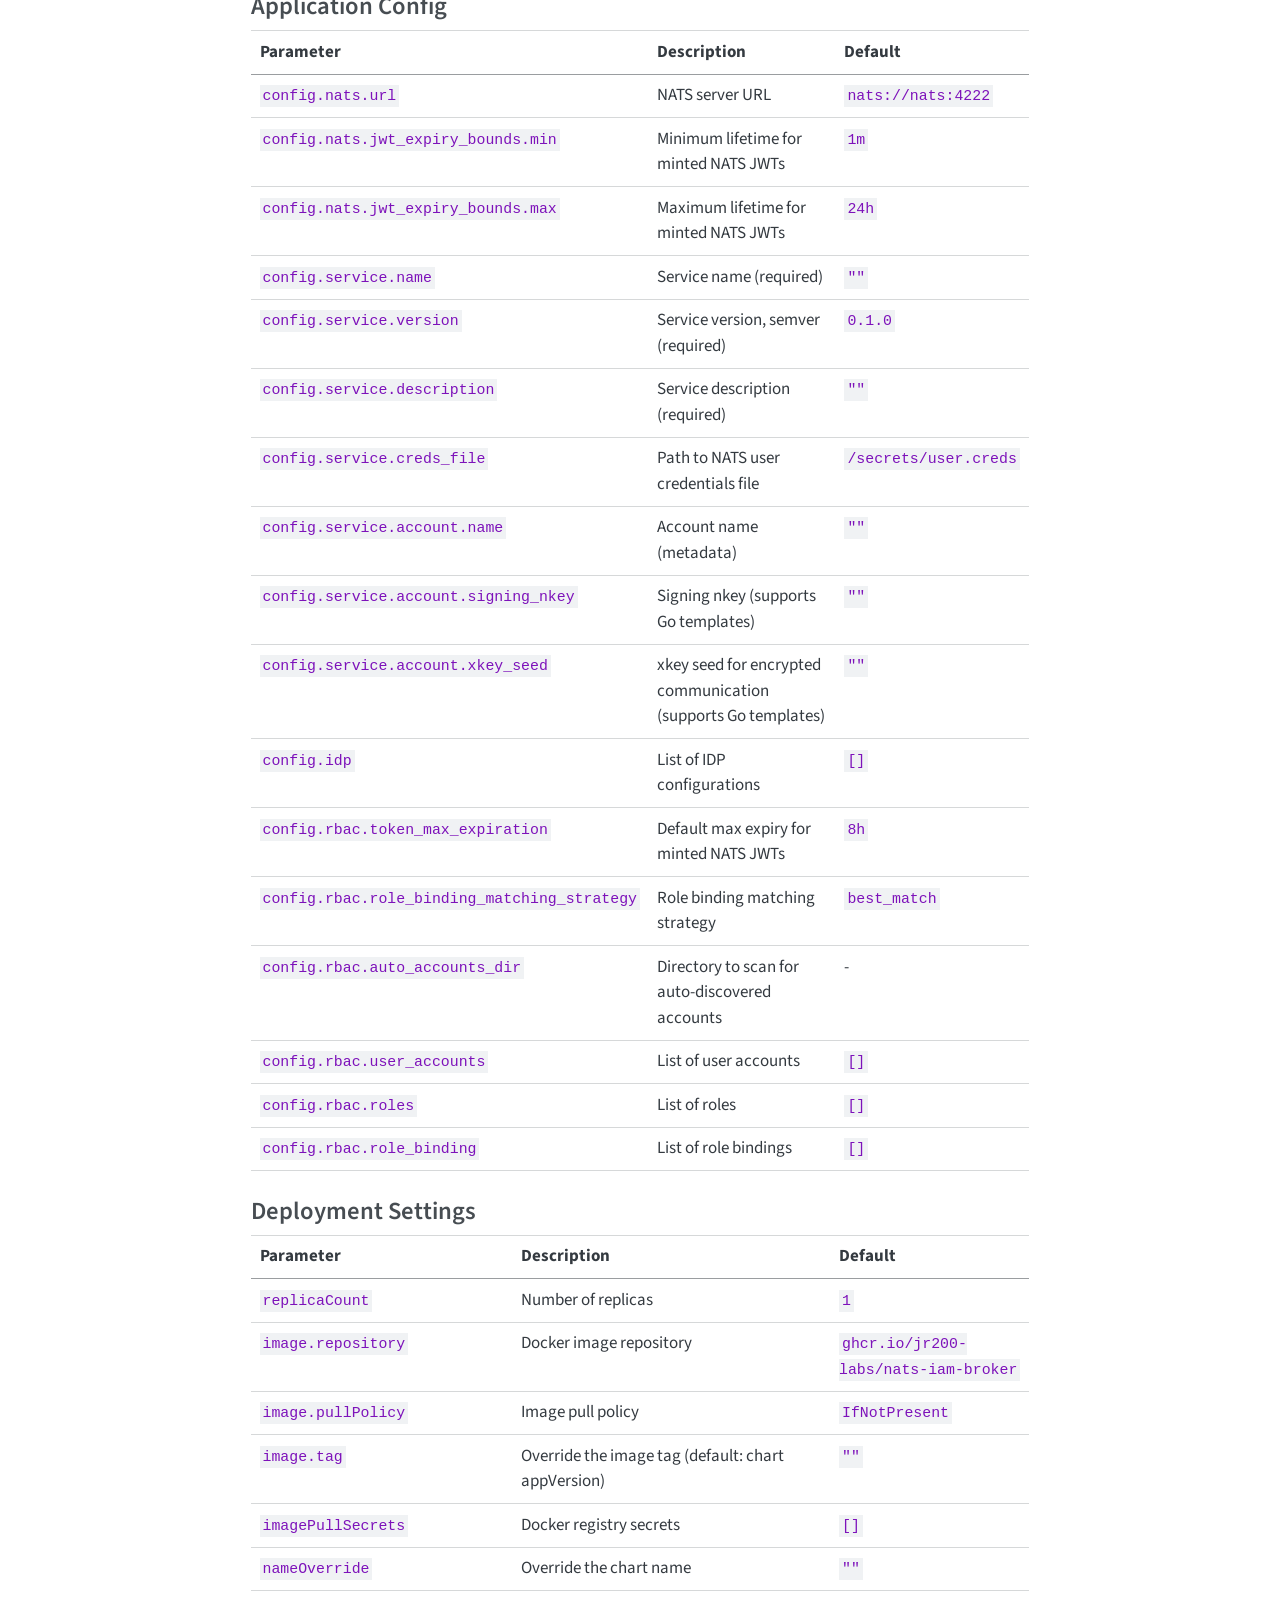
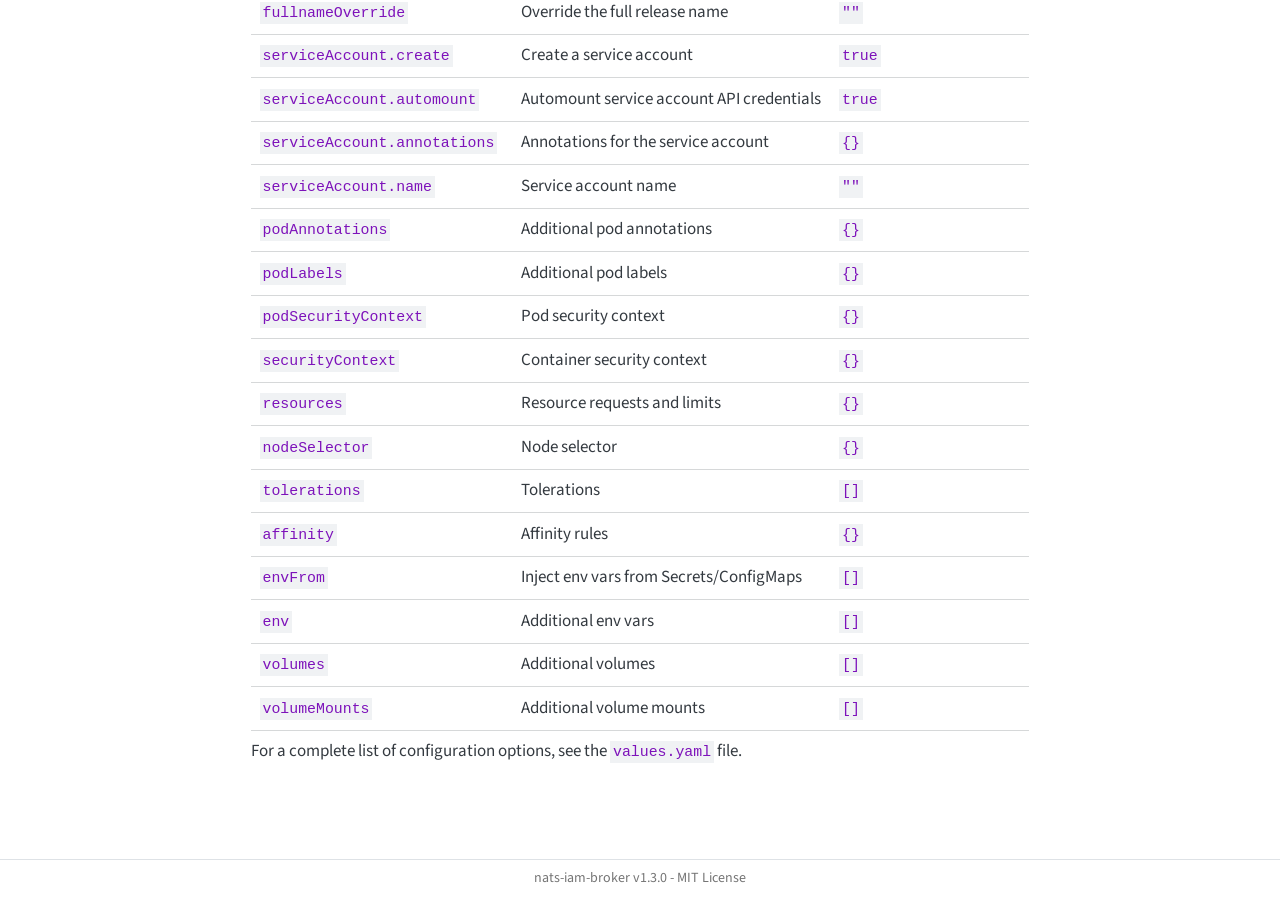
<file: helm.html>
<!DOCTYPE html>
<html xmlns="http://www.w3.org/1999/xhtml" lang="en" xml:lang="en"><head>

<meta charset="utf-8">
<meta name="generator" content="quarto-1.9.37">

<meta name="viewport" content="width=device-width, initial-scale=1.0, user-scalable=yes">


<title>Helm Chart – nats-iam-broker</title>
<style>
/* Default styles provided by pandoc.
** See https://pandoc.org/MANUAL.html#variables-for-html for config info.
*/
code{white-space: pre-wrap;}
span.smallcaps{font-variant: small-caps;}
div.columns{display: flex; gap: min(4vw, 1.5em);}
div.column{flex: auto; overflow-x: auto;}
div.hanging-indent{margin-left: 1.5em; text-indent: -1.5em;}
ul.task-list{list-style: none;}
ul.task-list li input[type="checkbox"] {
  width: 0.8em;
  margin: 0 0.8em 0.2em -1em; /* quarto-specific, see https://github.com/quarto-dev/quarto-cli/issues/4556 */ 
  vertical-align: middle;
}
/* CSS for syntax highlighting */
html { -webkit-text-size-adjust: 100%; }
pre > code.sourceCode { white-space: pre; position: relative; }
pre > code.sourceCode > span { display: inline-block; line-height: 1.25; }
pre > code.sourceCode > span:empty { height: 1.2em; }
.sourceCode { overflow: visible; }
code.sourceCode > span { color: inherit; text-decoration: inherit; }
div.sourceCode { margin: 1em 0; }
pre.sourceCode { margin: 0; }
@media screen {
div.sourceCode { overflow: auto; }
}
@media print {
pre > code.sourceCode { white-space: pre-wrap; }
pre > code.sourceCode > span { text-indent: -5em; padding-left: 5em; }
}
pre.numberSource code
  { counter-reset: source-line 0; }
pre.numberSource code > span
  { position: relative; left: -4em; counter-increment: source-line; }
pre.numberSource code > span > a:first-child::before
  { content: counter(source-line);
    position: relative; left: -1em; text-align: right; vertical-align: baseline;
    border: none; display: inline-block;
    -webkit-touch-callout: none; -webkit-user-select: none;
    -khtml-user-select: none; -moz-user-select: none;
    -ms-user-select: none; user-select: none;
    padding: 0 4px; width: 4em;
  }
pre.numberSource { margin-left: 3em;  padding-left: 4px; }
div.sourceCode
  {   }
@media screen {
pre > code.sourceCode > span > a:first-child::before { text-decoration: underline; }
}
</style>


<script src="site_libs/quarto-nav/quarto-nav.js"></script>
<script src="site_libs/quarto-nav/headroom.min.js"></script>
<script src="site_libs/clipboard/clipboard.min.js"></script>
<script src="site_libs/quarto-search/autocomplete.umd.js"></script>
<script src="site_libs/quarto-search/fuse.min.js"></script>
<script src="site_libs/quarto-search/quarto-search.js"></script>
<meta name="quarto:offset" content="./">
<script src="site_libs/quarto-html/quarto.js" type="module"></script>
<script src="site_libs/quarto-html/tabsets/tabsets.js" type="module"></script>
<script src="site_libs/quarto-html/popper.min.js"></script>
<script src="site_libs/quarto-html/tippy.umd.min.js"></script>
<script src="site_libs/quarto-html/anchor.min.js"></script>
<link href="site_libs/quarto-html/tippy.css" rel="stylesheet">
<link href="site_libs/quarto-html/quarto-syntax-highlighting-7f8f88aac4f3542376d5c11b86a4c14d.css" rel="stylesheet" id="quarto-text-highlighting-styles">
<script src="site_libs/bootstrap/bootstrap.min.js"></script>
<link href="site_libs/bootstrap/bootstrap-icons.css" rel="stylesheet">
<link href="site_libs/bootstrap/bootstrap-840aac0e753819e3ab1ae3d000c40c46.min.css" rel="stylesheet" append-hash="true" id="quarto-bootstrap" data-mode="light">
<script id="quarto-search-options" type="application/json">{
  "location": "navbar",
  "copy-button": false,
  "collapse-after": 3,
  "panel-placement": "end",
  "type": "overlay",
  "limit": 50,
  "keyboard-shortcut": [
    "f",
    "/",
    "s"
  ],
  "show-item-context": false,
  "language": {
    "search-no-results-text": "No results",
    "search-matching-documents-text": "matching documents",
    "search-copy-link-title": "Copy link to search",
    "search-hide-matches-text": "Hide additional matches",
    "search-more-match-text": "more match in this document",
    "search-more-matches-text": "more matches in this document",
    "search-clear-button-title": "Clear",
    "search-text-placeholder": "",
    "search-detached-cancel-button-title": "Cancel",
    "search-submit-button-title": "Submit",
    "search-label": "Search"
  }
}</script>


</head>

<body class="nav-sidebar docked nav-fixed quarto-light">

<div id="quarto-search-results"></div>
  <header id="quarto-header" class="headroom fixed-top">
    <nav class="navbar navbar-expand-lg " data-bs-theme="dark">
      <div class="navbar-container container-fluid">
      <div class="navbar-brand-container mx-auto">
    <a class="navbar-brand" href="./index.html">
    <span class="navbar-title">nats-iam-broker</span>
    </a>
  </div>
            <div id="quarto-search" class="" title="Search"></div>
          <button class="navbar-toggler" type="button" data-bs-toggle="collapse" data-bs-target="#navbarCollapse" aria-controls="navbarCollapse" role="menu" aria-expanded="false" aria-label="Toggle navigation" onclick="if (window.quartoToggleHeadroom) { window.quartoToggleHeadroom(); }">
  <span class="navbar-toggler-icon"></span>
</button>
          <div class="collapse navbar-collapse" id="navbarCollapse">
            <ul class="navbar-nav navbar-nav-scroll me-auto">
  <li class="nav-item">
    <a class="nav-link active" href="./index.html" aria-current="page"> 
<span class="menu-text">Home</span></a>
  </li>  
  <li class="nav-item">
    <a class="nav-link" href="./getting-started.html"> 
<span class="menu-text">Getting Started</span></a>
  </li>  
  <li class="nav-item">
    <a class="nav-link" href="./examples.html"> 
<span class="menu-text">How It Works</span></a>
  </li>  
  <li class="nav-item dropdown ">
    <a class="nav-link dropdown-toggle" href="#" id="nav-menu-configuration" role="link" data-bs-toggle="dropdown" aria-expanded="false">
 <span class="menu-text">Configuration</span>
    </a>
    <ul class="dropdown-menu" aria-labelledby="nav-menu-configuration">    
        <li>
    <a class="dropdown-item" href="./configuration.html">
 <span class="dropdown-text">Reference</span></a>
  </li>  
        <li>
    <a class="dropdown-item" href="./claims.html">
 <span class="dropdown-text">JWT Claims</span></a>
  </li>  
        <li>
    <a class="dropdown-item" href="./role-binding.html">
 <span class="dropdown-text">Role Binding &amp; Matching</span></a>
  </li>  
        <li>
    <a class="dropdown-item" href="./custom-claims.html">
 <span class="dropdown-text">Custom Claim Mapping</span></a>
  </li>  
    </ul>
  </li>
  <li class="nav-item">
    <a class="nav-link" href="./metrics.html"> 
<span class="menu-text">Metrics</span></a>
  </li>  
  <li class="nav-item">
    <a class="nav-link" href="./helm.html"> 
<span class="menu-text">Helm Chart</span></a>
  </li>  
</ul>
            <ul class="navbar-nav navbar-nav-scroll ms-auto">
  <li class="nav-item compact">
    <a class="nav-link" href="https://github.com/jr200-labs/nats-iam-broker"> <i class="bi bi-github" role="img">
</i> 
<span class="menu-text"></span></a>
  </li>  
</ul>
          </div> <!-- /navcollapse -->
            <div class="quarto-navbar-tools">
</div>
      </div> <!-- /container-fluid -->
    </nav>
  <nav class="quarto-secondary-nav">
    <div class="container-fluid d-flex">
      <button type="button" class="quarto-btn-toggle btn" data-bs-toggle="collapse" role="button" data-bs-target=".quarto-sidebar-collapse-item" aria-controls="quarto-sidebar" aria-expanded="false" aria-label="Toggle sidebar navigation" onclick="if (window.quartoToggleHeadroom) { window.quartoToggleHeadroom(); }">
        <i class="bi bi-layout-text-sidebar-reverse"></i>
      </button>
        <nav class="quarto-page-breadcrumbs" aria-label="breadcrumb"><ol class="breadcrumb"><li class="breadcrumb-item"><a href="./helm.html">Helm Chart</a></li></ol></nav>
        <a class="flex-grow-1" role="navigation" data-bs-toggle="collapse" data-bs-target=".quarto-sidebar-collapse-item" aria-controls="quarto-sidebar" aria-expanded="false" aria-label="Toggle sidebar navigation" onclick="if (window.quartoToggleHeadroom) { window.quartoToggleHeadroom(); }">      
        </a>
    </div>
  </nav>
</header>
<!-- content -->
<div id="quarto-content" class="quarto-container page-columns page-rows-contents page-layout-article page-navbar">
<!-- sidebar -->
  <nav id="quarto-sidebar" class="sidebar collapse collapse-horizontal quarto-sidebar-collapse-item sidebar-navigation docked overflow-auto">
    <div class="sidebar-menu-container"> 
    <ul class="list-unstyled mt-1">
        <li class="sidebar-item">
  <div class="sidebar-item-container"> 
  <a href="./index.html" class="sidebar-item-text sidebar-link">
 <span class="menu-text">nats-iam-broker</span></a>
  </div>
</li>
        <li class="sidebar-item">
  <div class="sidebar-item-container"> 
  <a href="./getting-started.html" class="sidebar-item-text sidebar-link">
 <span class="menu-text">Getting Started</span></a>
  </div>
</li>
        <li class="sidebar-item">
  <div class="sidebar-item-container"> 
  <a href="./examples.html" class="sidebar-item-text sidebar-link">
 <span class="menu-text">How It Works</span></a>
  </div>
</li>
        <li class="sidebar-item sidebar-item-section">
      <div class="sidebar-item-container"> 
            <a class="sidebar-item-text sidebar-link text-start" data-bs-toggle="collapse" data-bs-target="#quarto-sidebar-section-1" role="navigation" aria-expanded="true">
 <span class="menu-text">Configuration</span></a>
          <a class="sidebar-item-toggle text-start" data-bs-toggle="collapse" data-bs-target="#quarto-sidebar-section-1" role="navigation" aria-expanded="true" aria-label="Toggle section">
            <i class="bi bi-chevron-right ms-2"></i>
          </a> 
      </div>
      <ul id="quarto-sidebar-section-1" class="collapse list-unstyled sidebar-section depth1 show">  
          <li class="sidebar-item">
  <div class="sidebar-item-container"> 
  <a href="./configuration.html" class="sidebar-item-text sidebar-link">
 <span class="menu-text">Configuration Reference</span></a>
  </div>
</li>
          <li class="sidebar-item">
  <div class="sidebar-item-container"> 
  <a href="./claims.html" class="sidebar-item-text sidebar-link">
 <span class="menu-text">JWT Claims</span></a>
  </div>
</li>
          <li class="sidebar-item">
  <div class="sidebar-item-container"> 
  <a href="./role-binding.html" class="sidebar-item-text sidebar-link">
 <span class="menu-text">Role Binding &amp; Matching</span></a>
  </div>
</li>
          <li class="sidebar-item">
  <div class="sidebar-item-container"> 
  <a href="./custom-claims.html" class="sidebar-item-text sidebar-link">
 <span class="menu-text">Custom Claim Mapping</span></a>
  </div>
</li>
      </ul>
  </li>
        <li class="sidebar-item">
  <div class="sidebar-item-container"> 
  <a href="./metrics.html" class="sidebar-item-text sidebar-link">
 <span class="menu-text">Prometheus Metrics</span></a>
  </div>
</li>
        <li class="sidebar-item">
  <div class="sidebar-item-container"> 
  <a href="./helm.html" class="sidebar-item-text sidebar-link active">
 <span class="menu-text">Helm Chart</span></a>
  </div>
</li>
        <li class="sidebar-item">
  <div class="sidebar-item-container"> 
  <a href="./references.html" class="sidebar-item-text sidebar-link">
 <span class="menu-text">References</span></a>
  </div>
</li>
    </ul>
    </div>
</nav>
<div id="quarto-sidebar-glass" class="quarto-sidebar-collapse-item" data-bs-toggle="collapse" data-bs-target=".quarto-sidebar-collapse-item"></div>
<!-- margin-sidebar -->
    <div id="quarto-margin-sidebar" class="sidebar margin-sidebar">
        <nav id="TOC" role="doc-toc" class="toc-active">
    <h2 id="toc-title">On this page</h2>
   
  <ul>
  <li><a href="#installation" id="toc-installation" class="nav-link active" data-scroll-target="#installation">Installation</a></li>
  <li><a href="#kubernetes-secrets" id="toc-kubernetes-secrets" class="nav-link" data-scroll-target="#kubernetes-secrets">Kubernetes Secrets</a></li>
  <li><a href="#configuration" id="toc-configuration" class="nav-link" data-scroll-target="#configuration">Configuration</a>
  <ul class="collapse">
  <li><a href="#server-settings" id="toc-server-settings" class="nav-link" data-scroll-target="#server-settings">Server Settings</a></li>
  <li><a href="#application-config" id="toc-application-config" class="nav-link" data-scroll-target="#application-config">Application Config</a></li>
  <li><a href="#deployment-settings" id="toc-deployment-settings" class="nav-link" data-scroll-target="#deployment-settings">Deployment Settings</a></li>
  </ul></li>
  </ul>
<div class="toc-actions"><ul><li><a href="https://github.com/jr200-labs/nats-iam-broker/issues/new" class="toc-action"><i class="bi bi-github"></i>Report an issue</a></li><li><a href="https://github.com/jr200-labs/nats-iam-broker/blob/main/helm.qmd" class="toc-action"><i class="bi empty"></i>View source</a></li></ul></div></nav>
    </div>
<!-- main -->
<main class="content" id="quarto-document-content">

<header id="title-block-header" class="quarto-title-block default">
<div class="quarto-title">
<h1 class="title">Helm Chart</h1>
</div>



<div class="quarto-title-meta">

    
  
    
  </div>
  


</header>


<p>A Helm chart for deploying the nats-iam-broker application on Kubernetes.</p>
<section id="installation" class="level2">
<h2 class="anchored" data-anchor-id="installation">Installation</h2>
<p>To install the chart with the release name <code>my-iam-broker</code>:</p>
<div class="code-copy-outer-scaffold"><div class="sourceCode" id="cb1"><pre class="sourceCode bash code-with-copy"><code class="sourceCode bash"><span id="cb1-1"><a href="#cb1-1" aria-hidden="true" tabindex="-1"></a><span class="ex">helm</span> repo add jr200 https://jr200.github.io/helm-charts/</span>
<span id="cb1-2"><a href="#cb1-2" aria-hidden="true" tabindex="-1"></a><span class="ex">helm</span> install my-iam-broker jr200/nats-iam-broker</span></code></pre></div><button title="Copy to Clipboard" class="code-copy-button"><i class="bi"></i></button></div>
</section>
<section id="kubernetes-secrets" class="level2">
<h2 class="anchored" data-anchor-id="kubernetes-secrets">Kubernetes Secrets</h2>
<p>A set of credentials (secrets) must be mounted into the nats-iam-broker pod. These credentials are:</p>
<ul>
<li>signing key for the MINT account</li>
<li>user-creds for the MINT account’s auth-callout user</li>
<li>(optional) xkey for the auth-callout service to communicate with nats-server</li>
<li>for each application account:
<ul>
<li>the public key</li>
<li>the signing key</li>
</ul></li>
</ul>
<p>Given a folder of secrets, the script below will create a K8s Secrets yaml in the expected format:</p>
<div class="code-copy-outer-scaffold"><div class="sourceCode" id="cb2"><pre class="sourceCode bash code-with-copy"><code class="sourceCode bash"><span id="cb2-1"><a href="#cb2-1" aria-hidden="true" tabindex="-1"></a><span class="bu">echo</span> Creating kubernetes secrets...</span>
<span id="cb2-2"><a href="#cb2-2" aria-hidden="true" tabindex="-1"></a><span class="ex">curl</span> <span class="at">-fsSL</span> https://raw.githubusercontent.com/jr200/nats-infra/refs/heads/main/scripts/k8s-make-nats-secrets.sh <span class="dt">\</span></span>
<span id="cb2-3"><a href="#cb2-3" aria-hidden="true" tabindex="-1"></a>  <span class="kw">|</span> <span class="fu">bash</span> <span class="at">-s</span> <span class="at">--</span> <span class="op">&lt;&lt;secrets_folder&gt;&gt;</span></span></code></pre></div><button title="Copy to Clipboard" class="code-copy-button"><i class="bi"></i></button></div>
<p>The generated <code>nats-secrets.yaml</code> can be uploaded to the nats-iam-broker target namespace.</p>
</section>
<section id="configuration" class="level2">
<h2 class="anchored" data-anchor-id="configuration">Configuration</h2>
<p>The chart renders the complete application config as a single ConfigMap mounted at <code>/config/config.yaml</code>. All application settings are configured under <code>config:</code> and <code>server:</code> in <code>values.yaml</code>.</p>
<section id="server-settings" class="level3">
<h3 class="anchored" data-anchor-id="server-settings">Server Settings</h3>
<table class="caption-top table">
<colgroup>
<col style="width: 33%">
<col style="width: 40%">
<col style="width: 25%">
</colgroup>
<thead>
<tr class="header">
<th>Parameter</th>
<th>Description</th>
<th>Default</th>
</tr>
</thead>
<tbody>
<tr class="odd">
<td><code>server.log_level</code></td>
<td>Log level (disabled, panic, fatal, error, warn, info, debug, trace)</td>
<td><code>info</code></td>
</tr>
<tr class="even">
<td><code>server.log_format</code></td>
<td>Log format (json, human)</td>
<td><code>json</code></td>
</tr>
<tr class="odd">
<td><code>server.log_sensitive</code></td>
<td>Enable sensitive logging for debugging</td>
<td><code>false</code></td>
</tr>
<tr class="even">
<td><code>server.metrics</code></td>
<td>Enable Prometheus metrics endpoint</td>
<td><code>false</code></td>
</tr>
<tr class="odd">
<td><code>server.metrics_port</code></td>
<td>Port for the metrics HTTP server</td>
<td><code>8080</code></td>
</tr>
<tr class="even">
<td><code>server.watch</code></td>
<td>Enable hot-reload of config files</td>
<td><code>false</code></td>
</tr>
<tr class="odd">
<td><code>server.serviceMonitor.enabled</code></td>
<td>Create a Prometheus ServiceMonitor resource</td>
<td><code>false</code></td>
</tr>
<tr class="even">
<td><code>server.serviceMonitor.interval</code></td>
<td>Prometheus scrape interval</td>
<td><code>30s</code></td>
</tr>
<tr class="odd">
<td><code>server.serviceMonitor.labels</code></td>
<td>Additional labels for the ServiceMonitor</td>
<td><code>{}</code></td>
</tr>
</tbody>
</table>
</section>
<section id="application-config" class="level3">
<h3 class="anchored" data-anchor-id="application-config">Application Config</h3>
<table class="caption-top table">
<colgroup>
<col style="width: 33%">
<col style="width: 40%">
<col style="width: 25%">
</colgroup>
<thead>
<tr class="header">
<th>Parameter</th>
<th>Description</th>
<th>Default</th>
</tr>
</thead>
<tbody>
<tr class="odd">
<td><code>config.nats.url</code></td>
<td>NATS server URL</td>
<td><code>nats://nats:4222</code></td>
</tr>
<tr class="even">
<td><code>config.nats.jwt_expiry_bounds.min</code></td>
<td>Minimum lifetime for minted NATS JWTs</td>
<td><code>1m</code></td>
</tr>
<tr class="odd">
<td><code>config.nats.jwt_expiry_bounds.max</code></td>
<td>Maximum lifetime for minted NATS JWTs</td>
<td><code>24h</code></td>
</tr>
<tr class="even">
<td><code>config.service.name</code></td>
<td>Service name (required)</td>
<td><code>""</code></td>
</tr>
<tr class="odd">
<td><code>config.service.version</code></td>
<td>Service version, semver (required)</td>
<td><code>0.1.0</code></td>
</tr>
<tr class="even">
<td><code>config.service.description</code></td>
<td>Service description (required)</td>
<td><code>""</code></td>
</tr>
<tr class="odd">
<td><code>config.service.creds_file</code></td>
<td>Path to NATS user credentials file</td>
<td><code>/secrets/user.creds</code></td>
</tr>
<tr class="even">
<td><code>config.service.account.name</code></td>
<td>Account name (metadata)</td>
<td><code>""</code></td>
</tr>
<tr class="odd">
<td><code>config.service.account.signing_nkey</code></td>
<td>Signing nkey (supports Go templates)</td>
<td><code>""</code></td>
</tr>
<tr class="even">
<td><code>config.service.account.xkey_seed</code></td>
<td>xkey seed for encrypted communication (supports Go templates)</td>
<td><code>""</code></td>
</tr>
<tr class="odd">
<td><code>config.idp</code></td>
<td>List of IDP configurations</td>
<td><code>[]</code></td>
</tr>
<tr class="even">
<td><code>config.rbac.token_max_expiration</code></td>
<td>Default max expiry for minted NATS JWTs</td>
<td><code>8h</code></td>
</tr>
<tr class="odd">
<td><code>config.rbac.role_binding_matching_strategy</code></td>
<td>Role binding matching strategy</td>
<td><code>best_match</code></td>
</tr>
<tr class="even">
<td><code>config.rbac.auto_accounts_dir</code></td>
<td>Directory to scan for auto-discovered accounts</td>
<td>-</td>
</tr>
<tr class="odd">
<td><code>config.rbac.user_accounts</code></td>
<td>List of user accounts</td>
<td><code>[]</code></td>
</tr>
<tr class="even">
<td><code>config.rbac.roles</code></td>
<td>List of roles</td>
<td><code>[]</code></td>
</tr>
<tr class="odd">
<td><code>config.rbac.role_binding</code></td>
<td>List of role bindings</td>
<td><code>[]</code></td>
</tr>
</tbody>
</table>
</section>
<section id="deployment-settings" class="level3">
<h3 class="anchored" data-anchor-id="deployment-settings">Deployment Settings</h3>
<table class="caption-top table">
<colgroup>
<col style="width: 33%">
<col style="width: 40%">
<col style="width: 25%">
</colgroup>
<thead>
<tr class="header">
<th>Parameter</th>
<th>Description</th>
<th>Default</th>
</tr>
</thead>
<tbody>
<tr class="odd">
<td><code>replicaCount</code></td>
<td>Number of replicas</td>
<td><code>1</code></td>
</tr>
<tr class="even">
<td><code>image.repository</code></td>
<td>Docker image repository</td>
<td><code>ghcr.io/jr200-labs/nats-iam-broker</code></td>
</tr>
<tr class="odd">
<td><code>image.pullPolicy</code></td>
<td>Image pull policy</td>
<td><code>IfNotPresent</code></td>
</tr>
<tr class="even">
<td><code>image.tag</code></td>
<td>Override the image tag (default: chart appVersion)</td>
<td><code>""</code></td>
</tr>
<tr class="odd">
<td><code>imagePullSecrets</code></td>
<td>Docker registry secrets</td>
<td><code>[]</code></td>
</tr>
<tr class="even">
<td><code>nameOverride</code></td>
<td>Override the chart name</td>
<td><code>""</code></td>
</tr>
<tr class="odd">
<td><code>fullnameOverride</code></td>
<td>Override the full release name</td>
<td><code>""</code></td>
</tr>
<tr class="even">
<td><code>serviceAccount.create</code></td>
<td>Create a service account</td>
<td><code>true</code></td>
</tr>
<tr class="odd">
<td><code>serviceAccount.automount</code></td>
<td>Automount service account API credentials</td>
<td><code>true</code></td>
</tr>
<tr class="even">
<td><code>serviceAccount.annotations</code></td>
<td>Annotations for the service account</td>
<td><code>{}</code></td>
</tr>
<tr class="odd">
<td><code>serviceAccount.name</code></td>
<td>Service account name</td>
<td><code>""</code></td>
</tr>
<tr class="even">
<td><code>podAnnotations</code></td>
<td>Additional pod annotations</td>
<td><code>{}</code></td>
</tr>
<tr class="odd">
<td><code>podLabels</code></td>
<td>Additional pod labels</td>
<td><code>{}</code></td>
</tr>
<tr class="even">
<td><code>podSecurityContext</code></td>
<td>Pod security context</td>
<td><code>{}</code></td>
</tr>
<tr class="odd">
<td><code>securityContext</code></td>
<td>Container security context</td>
<td><code>{}</code></td>
</tr>
<tr class="even">
<td><code>resources</code></td>
<td>Resource requests and limits</td>
<td><code>{}</code></td>
</tr>
<tr class="odd">
<td><code>nodeSelector</code></td>
<td>Node selector</td>
<td><code>{}</code></td>
</tr>
<tr class="even">
<td><code>tolerations</code></td>
<td>Tolerations</td>
<td><code>[]</code></td>
</tr>
<tr class="odd">
<td><code>affinity</code></td>
<td>Affinity rules</td>
<td><code>{}</code></td>
</tr>
<tr class="even">
<td><code>envFrom</code></td>
<td>Inject env vars from Secrets/ConfigMaps</td>
<td><code>[]</code></td>
</tr>
<tr class="odd">
<td><code>env</code></td>
<td>Additional env vars</td>
<td><code>[]</code></td>
</tr>
<tr class="even">
<td><code>volumes</code></td>
<td>Additional volumes</td>
<td><code>[]</code></td>
</tr>
<tr class="odd">
<td><code>volumeMounts</code></td>
<td>Additional volume mounts</td>
<td><code>[]</code></td>
</tr>
</tbody>
</table>
<p>For a complete list of configuration options, see the <code>values.yaml</code> file.</p>


</section>
</section>

</main> <!-- /main -->
<script id="quarto-html-after-body" type="application/javascript">
  window.document.addEventListener("DOMContentLoaded", function (event) {
    const icon = "";
    const anchorJS = new window.AnchorJS();
    anchorJS.options = {
      placement: 'right',
      icon: icon
    };
    anchorJS.add('.anchored');
    const isCodeAnnotation = (el) => {
      for (const clz of el.classList) {
        if (clz.startsWith('code-annotation-')) {                     
          return true;
        }
      }
      return false;
    }
    const onCopySuccess = function(e) {
      // button target
      const button = e.trigger;
      // don't keep focus
      button.blur();
      // flash "checked"
      button.classList.add('code-copy-button-checked');
      var currentTitle = button.getAttribute("title");
      button.setAttribute("title", "Copied!");
      let tooltip;
      if (window.bootstrap) {
        button.setAttribute("data-bs-toggle", "tooltip");
        button.setAttribute("data-bs-placement", "left");
        button.setAttribute("data-bs-title", "Copied!");
        tooltip = new bootstrap.Tooltip(button, 
          { trigger: "manual", 
            customClass: "code-copy-button-tooltip",
            offset: [0, -8]});
        tooltip.show();    
      }
      setTimeout(function() {
        if (tooltip) {
          tooltip.hide();
          button.removeAttribute("data-bs-title");
          button.removeAttribute("data-bs-toggle");
          button.removeAttribute("data-bs-placement");
        }
        button.setAttribute("title", currentTitle);
        button.classList.remove('code-copy-button-checked');
      }, 1000);
      // clear code selection
      e.clearSelection();
    }
    const getTextToCopy = function(trigger) {
      const outerScaffold = trigger.parentElement.cloneNode(true);
      const codeEl = outerScaffold.querySelector('code');
      for (const childEl of codeEl.children) {
        if (isCodeAnnotation(childEl)) {
          childEl.remove();
        }
      }
      return codeEl.innerText;
    }
    const clipboard = new window.ClipboardJS('.code-copy-button:not([data-in-quarto-modal])', {
      text: getTextToCopy
    });
    clipboard.on('success', onCopySuccess);
    if (window.document.getElementById('quarto-embedded-source-code-modal')) {
      const clipboardModal = new window.ClipboardJS('.code-copy-button[data-in-quarto-modal]', {
        text: getTextToCopy,
        container: window.document.getElementById('quarto-embedded-source-code-modal')
      });
      clipboardModal.on('success', onCopySuccess);
    }
      var localhostRegex = new RegExp(/^(?:http|https):\/\/localhost\:?[0-9]*\//);
      var mailtoRegex = new RegExp(/^mailto:/);
        var filterRegex = new RegExp("https:\/\/jr200-labs\.github\.io\/nats-iam-broker\/");
      var isInternal = (href) => {
          return filterRegex.test(href) || localhostRegex.test(href) || mailtoRegex.test(href);
      }
      // Inspect non-navigation links and adorn them if external
     var links = window.document.querySelectorAll('a[href]:not(.nav-link):not(.navbar-brand):not(.toc-action):not(.sidebar-link):not(.sidebar-item-toggle):not(.pagination-link):not(.no-external):not([aria-hidden]):not(.dropdown-item):not(.quarto-navigation-tool):not(.about-link)');
      for (var i=0; i<links.length; i++) {
        const link = links[i];
        if (!isInternal(link.href)) {
          // undo the damage that might have been done by quarto-nav.js in the case of
          // links that we want to consider external
          if (link.dataset.originalHref !== undefined) {
            link.href = link.dataset.originalHref;
          }
        }
      }
    function tippyHover(el, contentFn, onTriggerFn, onUntriggerFn) {
      const config = {
        allowHTML: true,
        maxWidth: 500,
        delay: 100,
        arrow: false,
        appendTo: function(el) {
            return el.parentElement;
        },
        interactive: true,
        interactiveBorder: 10,
        theme: 'quarto',
        placement: 'bottom-start',
      };
      if (contentFn) {
        config.content = contentFn;
      }
      if (onTriggerFn) {
        config.onTrigger = onTriggerFn;
      }
      if (onUntriggerFn) {
        config.onUntrigger = onUntriggerFn;
      }
      window.tippy(el, config); 
    }
    const noterefs = window.document.querySelectorAll('a[role="doc-noteref"]');
    for (var i=0; i<noterefs.length; i++) {
      const ref = noterefs[i];
      tippyHover(ref, function() {
        // use id or data attribute instead here
        let href = ref.getAttribute('data-footnote-href') || ref.getAttribute('href');
        try { href = new URL(href).hash; } catch {}
        const id = href.replace(/^#\/?/, "");
        const note = window.document.getElementById(id);
        if (note) {
          return note.innerHTML;
        } else {
          return "";
        }
      });
    }
    const xrefs = window.document.querySelectorAll('a.quarto-xref');
    const processXRef = (id, note) => {
      // Strip column container classes
      const stripColumnClz = (el) => {
        el.classList.remove("page-full", "page-columns");
        if (el.children) {
          for (const child of el.children) {
            stripColumnClz(child);
          }
        }
      }
      stripColumnClz(note)
      if (id === null || id.startsWith('sec-')) {
        // Special case sections, only their first couple elements
        const container = document.createElement("div");
        if (note.children && note.children.length > 2) {
          container.appendChild(note.children[0].cloneNode(true));
          for (let i = 1; i < note.children.length; i++) {
            const child = note.children[i];
            if (child.tagName === "P" && child.innerText === "") {
              continue;
            } else {
              container.appendChild(child.cloneNode(true));
              break;
            }
          }
          if (window.Quarto?.typesetMath) {
            window.Quarto.typesetMath(container);
          }
          return container.innerHTML
        } else {
          if (window.Quarto?.typesetMath) {
            window.Quarto.typesetMath(note);
          }
          return note.innerHTML;
        }
      } else {
        // Remove any anchor links if they are present
        const anchorLink = note.querySelector('a.anchorjs-link');
        if (anchorLink) {
          anchorLink.remove();
        }
        if (window.Quarto?.typesetMath) {
          window.Quarto.typesetMath(note);
        }
        if (note.classList.contains("callout")) {
          return note.outerHTML;
        } else {
          return note.innerHTML;
        }
      }
    }
    for (var i=0; i<xrefs.length; i++) {
      const xref = xrefs[i];
      tippyHover(xref, undefined, function(instance) {
        instance.disable();
        let url = xref.getAttribute('href');
        let hash = undefined; 
        if (url.startsWith('#')) {
          hash = url;
        } else {
          try { hash = new URL(url).hash; } catch {}
        }
        if (hash) {
          const id = hash.replace(/^#\/?/, "");
          const note = window.document.getElementById(id);
          if (note !== null) {
            try {
              const html = processXRef(id, note.cloneNode(true));
              instance.setContent(html);
            } finally {
              instance.enable();
              instance.show();
            }
          } else {
            // See if we can fetch this
            fetch(url.split('#')[0])
            .then(res => res.text())
            .then(html => {
              const parser = new DOMParser();
              const htmlDoc = parser.parseFromString(html, "text/html");
              const note = htmlDoc.getElementById(id);
              if (note !== null) {
                const html = processXRef(id, note);
                instance.setContent(html);
              } 
            }).finally(() => {
              instance.enable();
              instance.show();
            });
          }
        } else {
          // See if we can fetch a full url (with no hash to target)
          // This is a special case and we should probably do some content thinning / targeting
          fetch(url)
          .then(res => res.text())
          .then(html => {
            const parser = new DOMParser();
            const htmlDoc = parser.parseFromString(html, "text/html");
            const note = htmlDoc.querySelector('main.content');
            if (note !== null) {
              // This should only happen for chapter cross references
              // (since there is no id in the URL)
              // remove the first header
              if (note.children.length > 0 && note.children[0].tagName === "HEADER") {
                note.children[0].remove();
              }
              const html = processXRef(null, note);
              instance.setContent(html);
            } 
          }).finally(() => {
            instance.enable();
            instance.show();
          });
        }
      }, function(instance) {
      });
    }
        let selectedAnnoteEl;
        const selectorForAnnotation = ( cell, annotation) => {
          let cellAttr = 'data-code-cell="' + cell + '"';
          let lineAttr = 'data-code-annotation="' +  annotation + '"';
          const selector = 'span[' + cellAttr + '][' + lineAttr + ']';
          return selector;
        }
        const selectCodeLines = (annoteEl) => {
          const doc = window.document;
          const targetCell = annoteEl.getAttribute("data-target-cell");
          const targetAnnotation = annoteEl.getAttribute("data-target-annotation");
          const annoteSpan = window.document.querySelector(selectorForAnnotation(targetCell, targetAnnotation));
          const lines = annoteSpan.getAttribute("data-code-lines").split(",");
          const lineIds = lines.map((line) => {
            return targetCell + "-" + line;
          })
          let top = null;
          let height = null;
          let parent = null;
          if (lineIds.length > 0) {
              //compute the position of the single el (top and bottom and make a div)
              const el = window.document.getElementById(lineIds[0]);
              top = el.offsetTop;
              height = el.offsetHeight;
              parent = el.parentElement.parentElement;
            if (lineIds.length > 1) {
              const lastEl = window.document.getElementById(lineIds[lineIds.length - 1]);
              const bottom = lastEl.offsetTop + lastEl.offsetHeight;
              height = bottom - top;
            }
            if (top !== null && height !== null && parent !== null) {
              // cook up a div (if necessary) and position it 
              let div = window.document.getElementById("code-annotation-line-highlight");
              if (div === null) {
                div = window.document.createElement("div");
                div.setAttribute("id", "code-annotation-line-highlight");
                div.style.position = 'absolute';
                parent.appendChild(div);
              }
              div.style.top = top - 2 + "px";
              div.style.height = height + 4 + "px";
              div.style.left = 0;
              let gutterDiv = window.document.getElementById("code-annotation-line-highlight-gutter");
              if (gutterDiv === null) {
                gutterDiv = window.document.createElement("div");
                gutterDiv.setAttribute("id", "code-annotation-line-highlight-gutter");
                gutterDiv.style.position = 'absolute';
                const codeCell = window.document.getElementById(targetCell);
                const gutter = codeCell.querySelector('.code-annotation-gutter');
                gutter.appendChild(gutterDiv);
              }
              gutterDiv.style.top = top - 2 + "px";
              gutterDiv.style.height = height + 4 + "px";
            }
            selectedAnnoteEl = annoteEl;
          }
        };
        const unselectCodeLines = () => {
          const elementsIds = ["code-annotation-line-highlight", "code-annotation-line-highlight-gutter"];
          elementsIds.forEach((elId) => {
            const div = window.document.getElementById(elId);
            if (div) {
              div.remove();
            }
          });
          selectedAnnoteEl = undefined;
        };
          // Handle positioning of the toggle
      window.addEventListener(
        "resize",
        throttle(() => {
          elRect = undefined;
          if (selectedAnnoteEl) {
            selectCodeLines(selectedAnnoteEl);
          }
        }, 10)
      );
      function throttle(fn, ms) {
      let throttle = false;
      let timer;
        return (...args) => {
          if(!throttle) { // first call gets through
              fn.apply(this, args);
              throttle = true;
          } else { // all the others get throttled
              if(timer) clearTimeout(timer); // cancel #2
              timer = setTimeout(() => {
                fn.apply(this, args);
                timer = throttle = false;
              }, ms);
          }
        };
      }
        // Attach click handler to the DT
        const annoteDls = window.document.querySelectorAll('dt[data-target-cell]');
        for (const annoteDlNode of annoteDls) {
          annoteDlNode.addEventListener('click', (event) => {
            const clickedEl = event.target;
            if (clickedEl !== selectedAnnoteEl) {
              unselectCodeLines();
              const activeEl = window.document.querySelector('dt[data-target-cell].code-annotation-active');
              if (activeEl) {
                activeEl.classList.remove('code-annotation-active');
              }
              selectCodeLines(clickedEl);
              clickedEl.classList.add('code-annotation-active');
            } else {
              // Unselect the line
              unselectCodeLines();
              clickedEl.classList.remove('code-annotation-active');
            }
          });
        }
    const findCites = (el) => {
      const parentEl = el.parentElement;
      if (parentEl) {
        const cites = parentEl.dataset.cites;
        if (cites) {
          return {
            el,
            cites: cites.split(' ')
          };
        } else {
          return findCites(el.parentElement)
        }
      } else {
        return undefined;
      }
    };
    var bibliorefs = window.document.querySelectorAll('a[role="doc-biblioref"]');
    for (var i=0; i<bibliorefs.length; i++) {
      const ref = bibliorefs[i];
      const citeInfo = findCites(ref);
      if (citeInfo) {
        tippyHover(citeInfo.el, function() {
          var popup = window.document.createElement('div');
          citeInfo.cites.forEach(function(cite) {
            var citeDiv = window.document.createElement('div');
            citeDiv.classList.add('hanging-indent');
            citeDiv.classList.add('csl-entry');
            var biblioDiv = window.document.getElementById('ref-' + cite);
            if (biblioDiv) {
              citeDiv.innerHTML = biblioDiv.innerHTML;
            }
            popup.appendChild(citeDiv);
          });
          return popup.innerHTML;
        });
      }
    }
  });
  </script>
</div> <!-- /content -->
<footer class="footer">
  <div class="nav-footer">
    <div class="nav-footer-left">
      &nbsp;
    </div>   
    <div class="nav-footer-center">
<p>nats-iam-broker v1.3.0 - MIT License</p>
<div class="toc-actions d-sm-block d-md-none"><ul><li><a href="https://github.com/jr200-labs/nats-iam-broker/issues/new" class="toc-action"><i class="bi bi-github"></i>Report an issue</a></li><li><a href="https://github.com/jr200-labs/nats-iam-broker/blob/main/helm.qmd" class="toc-action"><i class="bi empty"></i>View source</a></li></ul></div></div>
    <div class="nav-footer-right">
      &nbsp;
    </div>
  </div>
</footer>




</body></html>
</file>
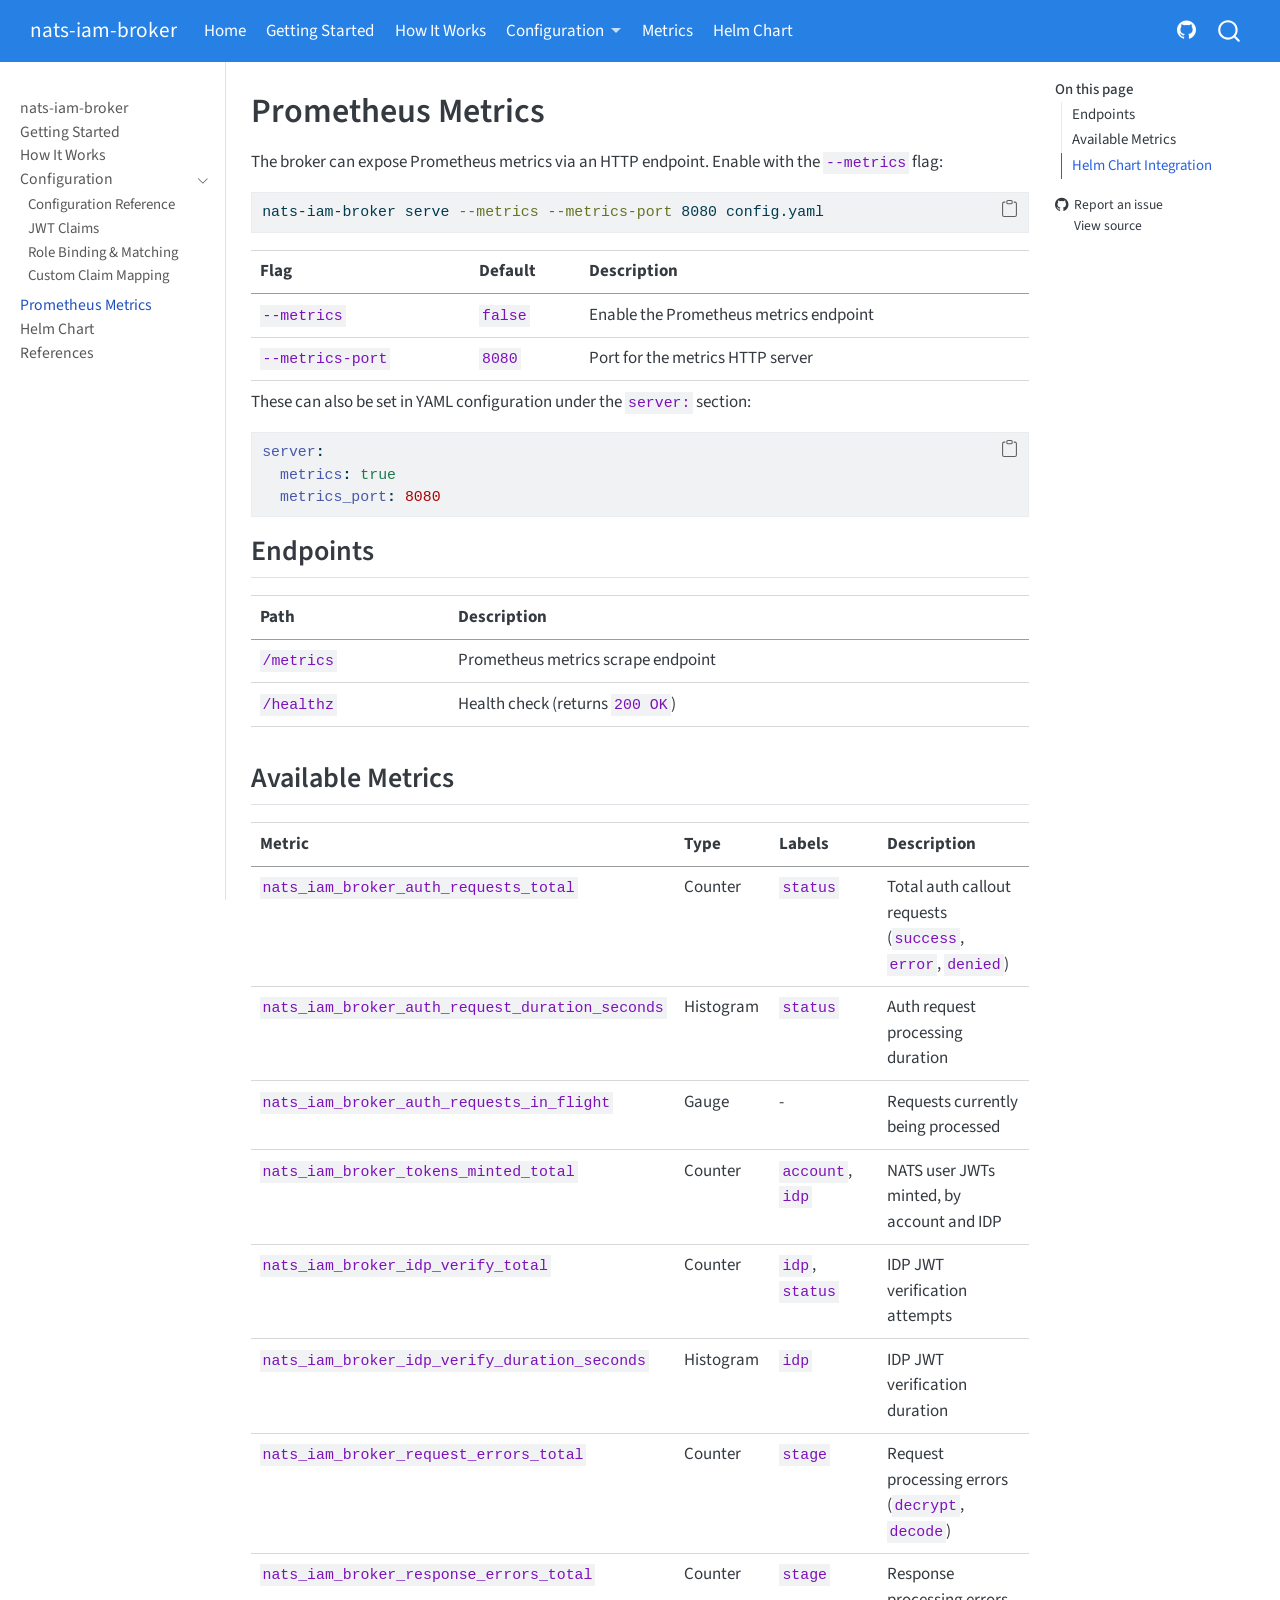
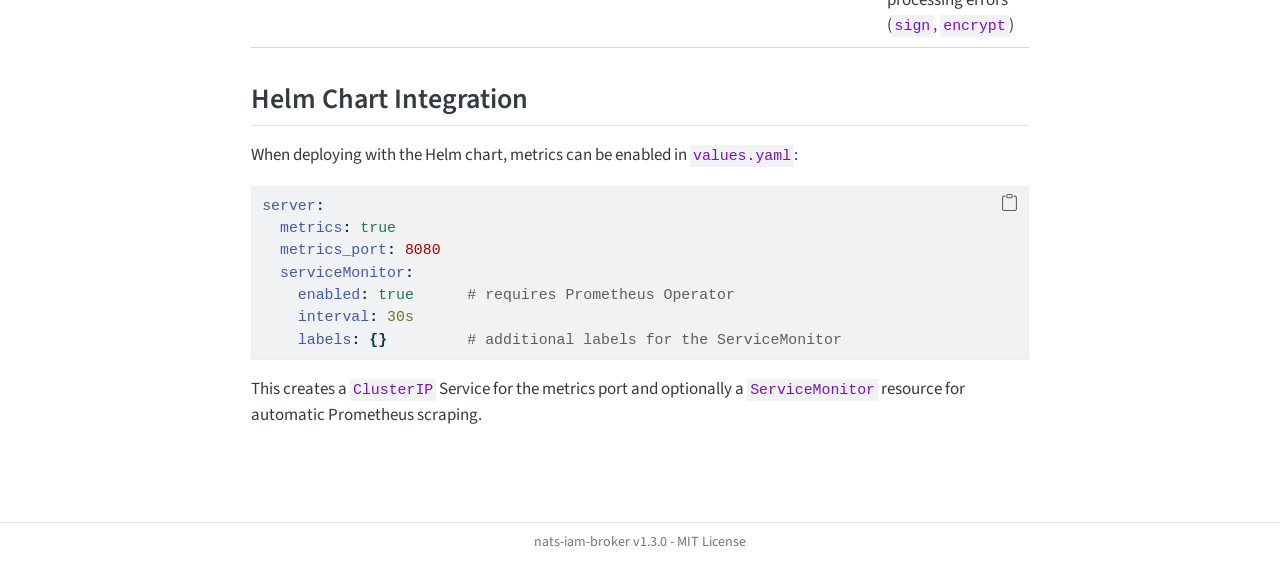
<file: metrics.html>
<!DOCTYPE html>
<html xmlns="http://www.w3.org/1999/xhtml" lang="en" xml:lang="en"><head>

<meta charset="utf-8">
<meta name="generator" content="quarto-1.9.37">

<meta name="viewport" content="width=device-width, initial-scale=1.0, user-scalable=yes">


<title>Prometheus Metrics – nats-iam-broker</title>
<style>
/* Default styles provided by pandoc.
** See https://pandoc.org/MANUAL.html#variables-for-html for config info.
*/
code{white-space: pre-wrap;}
span.smallcaps{font-variant: small-caps;}
div.columns{display: flex; gap: min(4vw, 1.5em);}
div.column{flex: auto; overflow-x: auto;}
div.hanging-indent{margin-left: 1.5em; text-indent: -1.5em;}
ul.task-list{list-style: none;}
ul.task-list li input[type="checkbox"] {
  width: 0.8em;
  margin: 0 0.8em 0.2em -1em; /* quarto-specific, see https://github.com/quarto-dev/quarto-cli/issues/4556 */ 
  vertical-align: middle;
}
/* CSS for syntax highlighting */
html { -webkit-text-size-adjust: 100%; }
pre > code.sourceCode { white-space: pre; position: relative; }
pre > code.sourceCode > span { display: inline-block; line-height: 1.25; }
pre > code.sourceCode > span:empty { height: 1.2em; }
.sourceCode { overflow: visible; }
code.sourceCode > span { color: inherit; text-decoration: inherit; }
div.sourceCode { margin: 1em 0; }
pre.sourceCode { margin: 0; }
@media screen {
div.sourceCode { overflow: auto; }
}
@media print {
pre > code.sourceCode { white-space: pre-wrap; }
pre > code.sourceCode > span { text-indent: -5em; padding-left: 5em; }
}
pre.numberSource code
  { counter-reset: source-line 0; }
pre.numberSource code > span
  { position: relative; left: -4em; counter-increment: source-line; }
pre.numberSource code > span > a:first-child::before
  { content: counter(source-line);
    position: relative; left: -1em; text-align: right; vertical-align: baseline;
    border: none; display: inline-block;
    -webkit-touch-callout: none; -webkit-user-select: none;
    -khtml-user-select: none; -moz-user-select: none;
    -ms-user-select: none; user-select: none;
    padding: 0 4px; width: 4em;
  }
pre.numberSource { margin-left: 3em;  padding-left: 4px; }
div.sourceCode
  {   }
@media screen {
pre > code.sourceCode > span > a:first-child::before { text-decoration: underline; }
}
</style>


<script src="site_libs/quarto-nav/quarto-nav.js"></script>
<script src="site_libs/quarto-nav/headroom.min.js"></script>
<script src="site_libs/clipboard/clipboard.min.js"></script>
<script src="site_libs/quarto-search/autocomplete.umd.js"></script>
<script src="site_libs/quarto-search/fuse.min.js"></script>
<script src="site_libs/quarto-search/quarto-search.js"></script>
<meta name="quarto:offset" content="./">
<script src="site_libs/quarto-html/quarto.js" type="module"></script>
<script src="site_libs/quarto-html/tabsets/tabsets.js" type="module"></script>
<script src="site_libs/quarto-html/popper.min.js"></script>
<script src="site_libs/quarto-html/tippy.umd.min.js"></script>
<script src="site_libs/quarto-html/anchor.min.js"></script>
<link href="site_libs/quarto-html/tippy.css" rel="stylesheet">
<link href="site_libs/quarto-html/quarto-syntax-highlighting-7f8f88aac4f3542376d5c11b86a4c14d.css" rel="stylesheet" id="quarto-text-highlighting-styles">
<script src="site_libs/bootstrap/bootstrap.min.js"></script>
<link href="site_libs/bootstrap/bootstrap-icons.css" rel="stylesheet">
<link href="site_libs/bootstrap/bootstrap-840aac0e753819e3ab1ae3d000c40c46.min.css" rel="stylesheet" append-hash="true" id="quarto-bootstrap" data-mode="light">
<script id="quarto-search-options" type="application/json">{
  "location": "navbar",
  "copy-button": false,
  "collapse-after": 3,
  "panel-placement": "end",
  "type": "overlay",
  "limit": 50,
  "keyboard-shortcut": [
    "f",
    "/",
    "s"
  ],
  "show-item-context": false,
  "language": {
    "search-no-results-text": "No results",
    "search-matching-documents-text": "matching documents",
    "search-copy-link-title": "Copy link to search",
    "search-hide-matches-text": "Hide additional matches",
    "search-more-match-text": "more match in this document",
    "search-more-matches-text": "more matches in this document",
    "search-clear-button-title": "Clear",
    "search-text-placeholder": "",
    "search-detached-cancel-button-title": "Cancel",
    "search-submit-button-title": "Submit",
    "search-label": "Search"
  }
}</script>


</head>

<body class="nav-sidebar docked nav-fixed quarto-light">

<div id="quarto-search-results"></div>
  <header id="quarto-header" class="headroom fixed-top">
    <nav class="navbar navbar-expand-lg " data-bs-theme="dark">
      <div class="navbar-container container-fluid">
      <div class="navbar-brand-container mx-auto">
    <a class="navbar-brand" href="./index.html">
    <span class="navbar-title">nats-iam-broker</span>
    </a>
  </div>
            <div id="quarto-search" class="" title="Search"></div>
          <button class="navbar-toggler" type="button" data-bs-toggle="collapse" data-bs-target="#navbarCollapse" aria-controls="navbarCollapse" role="menu" aria-expanded="false" aria-label="Toggle navigation" onclick="if (window.quartoToggleHeadroom) { window.quartoToggleHeadroom(); }">
  <span class="navbar-toggler-icon"></span>
</button>
          <div class="collapse navbar-collapse" id="navbarCollapse">
            <ul class="navbar-nav navbar-nav-scroll me-auto">
  <li class="nav-item">
    <a class="nav-link active" href="./index.html" aria-current="page"> 
<span class="menu-text">Home</span></a>
  </li>  
  <li class="nav-item">
    <a class="nav-link" href="./getting-started.html"> 
<span class="menu-text">Getting Started</span></a>
  </li>  
  <li class="nav-item">
    <a class="nav-link" href="./examples.html"> 
<span class="menu-text">How It Works</span></a>
  </li>  
  <li class="nav-item dropdown ">
    <a class="nav-link dropdown-toggle" href="#" id="nav-menu-configuration" role="link" data-bs-toggle="dropdown" aria-expanded="false">
 <span class="menu-text">Configuration</span>
    </a>
    <ul class="dropdown-menu" aria-labelledby="nav-menu-configuration">    
        <li>
    <a class="dropdown-item" href="./configuration.html">
 <span class="dropdown-text">Reference</span></a>
  </li>  
        <li>
    <a class="dropdown-item" href="./claims.html">
 <span class="dropdown-text">JWT Claims</span></a>
  </li>  
        <li>
    <a class="dropdown-item" href="./role-binding.html">
 <span class="dropdown-text">Role Binding &amp; Matching</span></a>
  </li>  
        <li>
    <a class="dropdown-item" href="./custom-claims.html">
 <span class="dropdown-text">Custom Claim Mapping</span></a>
  </li>  
    </ul>
  </li>
  <li class="nav-item">
    <a class="nav-link" href="./metrics.html"> 
<span class="menu-text">Metrics</span></a>
  </li>  
  <li class="nav-item">
    <a class="nav-link" href="./helm.html"> 
<span class="menu-text">Helm Chart</span></a>
  </li>  
</ul>
            <ul class="navbar-nav navbar-nav-scroll ms-auto">
  <li class="nav-item compact">
    <a class="nav-link" href="https://github.com/jr200-labs/nats-iam-broker"> <i class="bi bi-github" role="img">
</i> 
<span class="menu-text"></span></a>
  </li>  
</ul>
          </div> <!-- /navcollapse -->
            <div class="quarto-navbar-tools">
</div>
      </div> <!-- /container-fluid -->
    </nav>
  <nav class="quarto-secondary-nav">
    <div class="container-fluid d-flex">
      <button type="button" class="quarto-btn-toggle btn" data-bs-toggle="collapse" role="button" data-bs-target=".quarto-sidebar-collapse-item" aria-controls="quarto-sidebar" aria-expanded="false" aria-label="Toggle sidebar navigation" onclick="if (window.quartoToggleHeadroom) { window.quartoToggleHeadroom(); }">
        <i class="bi bi-layout-text-sidebar-reverse"></i>
      </button>
        <nav class="quarto-page-breadcrumbs" aria-label="breadcrumb"><ol class="breadcrumb"><li class="breadcrumb-item"><a href="./metrics.html">Prometheus Metrics</a></li></ol></nav>
        <a class="flex-grow-1" role="navigation" data-bs-toggle="collapse" data-bs-target=".quarto-sidebar-collapse-item" aria-controls="quarto-sidebar" aria-expanded="false" aria-label="Toggle sidebar navigation" onclick="if (window.quartoToggleHeadroom) { window.quartoToggleHeadroom(); }">      
        </a>
    </div>
  </nav>
</header>
<!-- content -->
<div id="quarto-content" class="quarto-container page-columns page-rows-contents page-layout-article page-navbar">
<!-- sidebar -->
  <nav id="quarto-sidebar" class="sidebar collapse collapse-horizontal quarto-sidebar-collapse-item sidebar-navigation docked overflow-auto">
    <div class="sidebar-menu-container"> 
    <ul class="list-unstyled mt-1">
        <li class="sidebar-item">
  <div class="sidebar-item-container"> 
  <a href="./index.html" class="sidebar-item-text sidebar-link">
 <span class="menu-text">nats-iam-broker</span></a>
  </div>
</li>
        <li class="sidebar-item">
  <div class="sidebar-item-container"> 
  <a href="./getting-started.html" class="sidebar-item-text sidebar-link">
 <span class="menu-text">Getting Started</span></a>
  </div>
</li>
        <li class="sidebar-item">
  <div class="sidebar-item-container"> 
  <a href="./examples.html" class="sidebar-item-text sidebar-link">
 <span class="menu-text">How It Works</span></a>
  </div>
</li>
        <li class="sidebar-item sidebar-item-section">
      <div class="sidebar-item-container"> 
            <a class="sidebar-item-text sidebar-link text-start" data-bs-toggle="collapse" data-bs-target="#quarto-sidebar-section-1" role="navigation" aria-expanded="true">
 <span class="menu-text">Configuration</span></a>
          <a class="sidebar-item-toggle text-start" data-bs-toggle="collapse" data-bs-target="#quarto-sidebar-section-1" role="navigation" aria-expanded="true" aria-label="Toggle section">
            <i class="bi bi-chevron-right ms-2"></i>
          </a> 
      </div>
      <ul id="quarto-sidebar-section-1" class="collapse list-unstyled sidebar-section depth1 show">  
          <li class="sidebar-item">
  <div class="sidebar-item-container"> 
  <a href="./configuration.html" class="sidebar-item-text sidebar-link">
 <span class="menu-text">Configuration Reference</span></a>
  </div>
</li>
          <li class="sidebar-item">
  <div class="sidebar-item-container"> 
  <a href="./claims.html" class="sidebar-item-text sidebar-link">
 <span class="menu-text">JWT Claims</span></a>
  </div>
</li>
          <li class="sidebar-item">
  <div class="sidebar-item-container"> 
  <a href="./role-binding.html" class="sidebar-item-text sidebar-link">
 <span class="menu-text">Role Binding &amp; Matching</span></a>
  </div>
</li>
          <li class="sidebar-item">
  <div class="sidebar-item-container"> 
  <a href="./custom-claims.html" class="sidebar-item-text sidebar-link">
 <span class="menu-text">Custom Claim Mapping</span></a>
  </div>
</li>
      </ul>
  </li>
        <li class="sidebar-item">
  <div class="sidebar-item-container"> 
  <a href="./metrics.html" class="sidebar-item-text sidebar-link active">
 <span class="menu-text">Prometheus Metrics</span></a>
  </div>
</li>
        <li class="sidebar-item">
  <div class="sidebar-item-container"> 
  <a href="./helm.html" class="sidebar-item-text sidebar-link">
 <span class="menu-text">Helm Chart</span></a>
  </div>
</li>
        <li class="sidebar-item">
  <div class="sidebar-item-container"> 
  <a href="./references.html" class="sidebar-item-text sidebar-link">
 <span class="menu-text">References</span></a>
  </div>
</li>
    </ul>
    </div>
</nav>
<div id="quarto-sidebar-glass" class="quarto-sidebar-collapse-item" data-bs-toggle="collapse" data-bs-target=".quarto-sidebar-collapse-item"></div>
<!-- margin-sidebar -->
    <div id="quarto-margin-sidebar" class="sidebar margin-sidebar">
        <nav id="TOC" role="doc-toc" class="toc-active">
    <h2 id="toc-title">On this page</h2>
   
  <ul>
  <li><a href="#endpoints" id="toc-endpoints" class="nav-link active" data-scroll-target="#endpoints">Endpoints</a></li>
  <li><a href="#available-metrics" id="toc-available-metrics" class="nav-link" data-scroll-target="#available-metrics">Available Metrics</a></li>
  <li><a href="#helm-chart-integration" id="toc-helm-chart-integration" class="nav-link" data-scroll-target="#helm-chart-integration">Helm Chart Integration</a></li>
  </ul>
<div class="toc-actions"><ul><li><a href="https://github.com/jr200-labs/nats-iam-broker/issues/new" class="toc-action"><i class="bi bi-github"></i>Report an issue</a></li><li><a href="https://github.com/jr200-labs/nats-iam-broker/blob/main/metrics.qmd" class="toc-action"><i class="bi empty"></i>View source</a></li></ul></div></nav>
    </div>
<!-- main -->
<main class="content" id="quarto-document-content">

<header id="title-block-header" class="quarto-title-block default">
<div class="quarto-title">
<h1 class="title">Prometheus Metrics</h1>
</div>



<div class="quarto-title-meta">

    
  
    
  </div>
  


</header>


<p>The broker can expose Prometheus metrics via an HTTP endpoint. Enable with the <code>--metrics</code> flag:</p>
<div class="code-copy-outer-scaffold"><div class="sourceCode" id="cb1"><pre class="sourceCode bash code-with-copy"><code class="sourceCode bash"><span id="cb1-1"><a href="#cb1-1" aria-hidden="true" tabindex="-1"></a><span class="ex">nats-iam-broker</span> serve <span class="at">--metrics</span> <span class="at">--metrics-port</span> 8080 config.yaml</span></code></pre></div><button title="Copy to Clipboard" class="code-copy-button"><i class="bi"></i></button></div>
<table class="caption-top table">
<thead>
<tr class="header">
<th>Flag</th>
<th>Default</th>
<th>Description</th>
</tr>
</thead>
<tbody>
<tr class="odd">
<td><code>--metrics</code></td>
<td><code>false</code></td>
<td>Enable the Prometheus metrics endpoint</td>
</tr>
<tr class="even">
<td><code>--metrics-port</code></td>
<td><code>8080</code></td>
<td>Port for the metrics HTTP server</td>
</tr>
</tbody>
</table>
<p>These can also be set in YAML configuration under the <code>server:</code> section:</p>
<div class="code-copy-outer-scaffold"><div class="sourceCode" id="cb2"><pre class="sourceCode yaml code-with-copy"><code class="sourceCode yaml"><span id="cb2-1"><a href="#cb2-1" aria-hidden="true" tabindex="-1"></a><span class="fu">server</span><span class="kw">:</span></span>
<span id="cb2-2"><a href="#cb2-2" aria-hidden="true" tabindex="-1"></a><span class="at">  </span><span class="fu">metrics</span><span class="kw">:</span><span class="at"> </span><span class="ch">true</span></span>
<span id="cb2-3"><a href="#cb2-3" aria-hidden="true" tabindex="-1"></a><span class="at">  </span><span class="fu">metrics_port</span><span class="kw">:</span><span class="at"> </span><span class="dv">8080</span></span></code></pre></div><button title="Copy to Clipboard" class="code-copy-button"><i class="bi"></i></button></div>
<section id="endpoints" class="level2">
<h2 class="anchored" data-anchor-id="endpoints">Endpoints</h2>
<table class="caption-top table">
<thead>
<tr class="header">
<th>Path</th>
<th>Description</th>
</tr>
</thead>
<tbody>
<tr class="odd">
<td><code>/metrics</code></td>
<td>Prometheus metrics scrape endpoint</td>
</tr>
<tr class="even">
<td><code>/healthz</code></td>
<td>Health check (returns <code>200 OK</code>)</td>
</tr>
</tbody>
</table>
</section>
<section id="available-metrics" class="level2">
<h2 class="anchored" data-anchor-id="available-metrics">Available Metrics</h2>
<table class="caption-top table">
<colgroup>
<col style="width: 22%">
<col style="width: 14%">
<col style="width: 22%">
<col style="width: 40%">
</colgroup>
<thead>
<tr class="header">
<th>Metric</th>
<th>Type</th>
<th>Labels</th>
<th>Description</th>
</tr>
</thead>
<tbody>
<tr class="odd">
<td><code>nats_iam_broker_auth_requests_total</code></td>
<td>Counter</td>
<td><code>status</code></td>
<td>Total auth callout requests (<code>success</code>, <code>error</code>, <code>denied</code>)</td>
</tr>
<tr class="even">
<td><code>nats_iam_broker_auth_request_duration_seconds</code></td>
<td>Histogram</td>
<td><code>status</code></td>
<td>Auth request processing duration</td>
</tr>
<tr class="odd">
<td><code>nats_iam_broker_auth_requests_in_flight</code></td>
<td>Gauge</td>
<td>-</td>
<td>Requests currently being processed</td>
</tr>
<tr class="even">
<td><code>nats_iam_broker_tokens_minted_total</code></td>
<td>Counter</td>
<td><code>account</code>, <code>idp</code></td>
<td>NATS user JWTs minted, by account and IDP</td>
</tr>
<tr class="odd">
<td><code>nats_iam_broker_idp_verify_total</code></td>
<td>Counter</td>
<td><code>idp</code>, <code>status</code></td>
<td>IDP JWT verification attempts</td>
</tr>
<tr class="even">
<td><code>nats_iam_broker_idp_verify_duration_seconds</code></td>
<td>Histogram</td>
<td><code>idp</code></td>
<td>IDP JWT verification duration</td>
</tr>
<tr class="odd">
<td><code>nats_iam_broker_request_errors_total</code></td>
<td>Counter</td>
<td><code>stage</code></td>
<td>Request processing errors (<code>decrypt</code>, <code>decode</code>)</td>
</tr>
<tr class="even">
<td><code>nats_iam_broker_response_errors_total</code></td>
<td>Counter</td>
<td><code>stage</code></td>
<td>Response processing errors (<code>sign</code>, <code>encrypt</code>)</td>
</tr>
</tbody>
</table>
</section>
<section id="helm-chart-integration" class="level2">
<h2 class="anchored" data-anchor-id="helm-chart-integration">Helm Chart Integration</h2>
<p>When deploying with the Helm chart, metrics can be enabled in <code>values.yaml</code>:</p>
<div class="code-copy-outer-scaffold"><div class="sourceCode" id="cb3"><pre class="sourceCode yaml code-with-copy"><code class="sourceCode yaml"><span id="cb3-1"><a href="#cb3-1" aria-hidden="true" tabindex="-1"></a><span class="fu">server</span><span class="kw">:</span></span>
<span id="cb3-2"><a href="#cb3-2" aria-hidden="true" tabindex="-1"></a><span class="at">  </span><span class="fu">metrics</span><span class="kw">:</span><span class="at"> </span><span class="ch">true</span></span>
<span id="cb3-3"><a href="#cb3-3" aria-hidden="true" tabindex="-1"></a><span class="at">  </span><span class="fu">metrics_port</span><span class="kw">:</span><span class="at"> </span><span class="dv">8080</span></span>
<span id="cb3-4"><a href="#cb3-4" aria-hidden="true" tabindex="-1"></a><span class="at">  </span><span class="fu">serviceMonitor</span><span class="kw">:</span></span>
<span id="cb3-5"><a href="#cb3-5" aria-hidden="true" tabindex="-1"></a><span class="at">    </span><span class="fu">enabled</span><span class="kw">:</span><span class="at"> </span><span class="ch">true</span><span class="co">      # requires Prometheus Operator</span></span>
<span id="cb3-6"><a href="#cb3-6" aria-hidden="true" tabindex="-1"></a><span class="at">    </span><span class="fu">interval</span><span class="kw">:</span><span class="at"> 30s</span></span>
<span id="cb3-7"><a href="#cb3-7" aria-hidden="true" tabindex="-1"></a><span class="at">    </span><span class="fu">labels</span><span class="kw">:</span><span class="at"> </span><span class="kw">{}</span><span class="co">         # additional labels for the ServiceMonitor</span></span></code></pre></div><button title="Copy to Clipboard" class="code-copy-button"><i class="bi"></i></button></div>
<p>This creates a <code>ClusterIP</code> Service for the metrics port and optionally a <code>ServiceMonitor</code> resource for automatic Prometheus scraping.</p>


</section>

</main> <!-- /main -->
<script id="quarto-html-after-body" type="application/javascript">
  window.document.addEventListener("DOMContentLoaded", function (event) {
    const icon = "";
    const anchorJS = new window.AnchorJS();
    anchorJS.options = {
      placement: 'right',
      icon: icon
    };
    anchorJS.add('.anchored');
    const isCodeAnnotation = (el) => {
      for (const clz of el.classList) {
        if (clz.startsWith('code-annotation-')) {                     
          return true;
        }
      }
      return false;
    }
    const onCopySuccess = function(e) {
      // button target
      const button = e.trigger;
      // don't keep focus
      button.blur();
      // flash "checked"
      button.classList.add('code-copy-button-checked');
      var currentTitle = button.getAttribute("title");
      button.setAttribute("title", "Copied!");
      let tooltip;
      if (window.bootstrap) {
        button.setAttribute("data-bs-toggle", "tooltip");
        button.setAttribute("data-bs-placement", "left");
        button.setAttribute("data-bs-title", "Copied!");
        tooltip = new bootstrap.Tooltip(button, 
          { trigger: "manual", 
            customClass: "code-copy-button-tooltip",
            offset: [0, -8]});
        tooltip.show();    
      }
      setTimeout(function() {
        if (tooltip) {
          tooltip.hide();
          button.removeAttribute("data-bs-title");
          button.removeAttribute("data-bs-toggle");
          button.removeAttribute("data-bs-placement");
        }
        button.setAttribute("title", currentTitle);
        button.classList.remove('code-copy-button-checked');
      }, 1000);
      // clear code selection
      e.clearSelection();
    }
    const getTextToCopy = function(trigger) {
      const outerScaffold = trigger.parentElement.cloneNode(true);
      const codeEl = outerScaffold.querySelector('code');
      for (const childEl of codeEl.children) {
        if (isCodeAnnotation(childEl)) {
          childEl.remove();
        }
      }
      return codeEl.innerText;
    }
    const clipboard = new window.ClipboardJS('.code-copy-button:not([data-in-quarto-modal])', {
      text: getTextToCopy
    });
    clipboard.on('success', onCopySuccess);
    if (window.document.getElementById('quarto-embedded-source-code-modal')) {
      const clipboardModal = new window.ClipboardJS('.code-copy-button[data-in-quarto-modal]', {
        text: getTextToCopy,
        container: window.document.getElementById('quarto-embedded-source-code-modal')
      });
      clipboardModal.on('success', onCopySuccess);
    }
      var localhostRegex = new RegExp(/^(?:http|https):\/\/localhost\:?[0-9]*\//);
      var mailtoRegex = new RegExp(/^mailto:/);
        var filterRegex = new RegExp("https:\/\/jr200-labs\.github\.io\/nats-iam-broker\/");
      var isInternal = (href) => {
          return filterRegex.test(href) || localhostRegex.test(href) || mailtoRegex.test(href);
      }
      // Inspect non-navigation links and adorn them if external
     var links = window.document.querySelectorAll('a[href]:not(.nav-link):not(.navbar-brand):not(.toc-action):not(.sidebar-link):not(.sidebar-item-toggle):not(.pagination-link):not(.no-external):not([aria-hidden]):not(.dropdown-item):not(.quarto-navigation-tool):not(.about-link)');
      for (var i=0; i<links.length; i++) {
        const link = links[i];
        if (!isInternal(link.href)) {
          // undo the damage that might have been done by quarto-nav.js in the case of
          // links that we want to consider external
          if (link.dataset.originalHref !== undefined) {
            link.href = link.dataset.originalHref;
          }
        }
      }
    function tippyHover(el, contentFn, onTriggerFn, onUntriggerFn) {
      const config = {
        allowHTML: true,
        maxWidth: 500,
        delay: 100,
        arrow: false,
        appendTo: function(el) {
            return el.parentElement;
        },
        interactive: true,
        interactiveBorder: 10,
        theme: 'quarto',
        placement: 'bottom-start',
      };
      if (contentFn) {
        config.content = contentFn;
      }
      if (onTriggerFn) {
        config.onTrigger = onTriggerFn;
      }
      if (onUntriggerFn) {
        config.onUntrigger = onUntriggerFn;
      }
      window.tippy(el, config); 
    }
    const noterefs = window.document.querySelectorAll('a[role="doc-noteref"]');
    for (var i=0; i<noterefs.length; i++) {
      const ref = noterefs[i];
      tippyHover(ref, function() {
        // use id or data attribute instead here
        let href = ref.getAttribute('data-footnote-href') || ref.getAttribute('href');
        try { href = new URL(href).hash; } catch {}
        const id = href.replace(/^#\/?/, "");
        const note = window.document.getElementById(id);
        if (note) {
          return note.innerHTML;
        } else {
          return "";
        }
      });
    }
    const xrefs = window.document.querySelectorAll('a.quarto-xref');
    const processXRef = (id, note) => {
      // Strip column container classes
      const stripColumnClz = (el) => {
        el.classList.remove("page-full", "page-columns");
        if (el.children) {
          for (const child of el.children) {
            stripColumnClz(child);
          }
        }
      }
      stripColumnClz(note)
      if (id === null || id.startsWith('sec-')) {
        // Special case sections, only their first couple elements
        const container = document.createElement("div");
        if (note.children && note.children.length > 2) {
          container.appendChild(note.children[0].cloneNode(true));
          for (let i = 1; i < note.children.length; i++) {
            const child = note.children[i];
            if (child.tagName === "P" && child.innerText === "") {
              continue;
            } else {
              container.appendChild(child.cloneNode(true));
              break;
            }
          }
          if (window.Quarto?.typesetMath) {
            window.Quarto.typesetMath(container);
          }
          return container.innerHTML
        } else {
          if (window.Quarto?.typesetMath) {
            window.Quarto.typesetMath(note);
          }
          return note.innerHTML;
        }
      } else {
        // Remove any anchor links if they are present
        const anchorLink = note.querySelector('a.anchorjs-link');
        if (anchorLink) {
          anchorLink.remove();
        }
        if (window.Quarto?.typesetMath) {
          window.Quarto.typesetMath(note);
        }
        if (note.classList.contains("callout")) {
          return note.outerHTML;
        } else {
          return note.innerHTML;
        }
      }
    }
    for (var i=0; i<xrefs.length; i++) {
      const xref = xrefs[i];
      tippyHover(xref, undefined, function(instance) {
        instance.disable();
        let url = xref.getAttribute('href');
        let hash = undefined; 
        if (url.startsWith('#')) {
          hash = url;
        } else {
          try { hash = new URL(url).hash; } catch {}
        }
        if (hash) {
          const id = hash.replace(/^#\/?/, "");
          const note = window.document.getElementById(id);
          if (note !== null) {
            try {
              const html = processXRef(id, note.cloneNode(true));
              instance.setContent(html);
            } finally {
              instance.enable();
              instance.show();
            }
          } else {
            // See if we can fetch this
            fetch(url.split('#')[0])
            .then(res => res.text())
            .then(html => {
              const parser = new DOMParser();
              const htmlDoc = parser.parseFromString(html, "text/html");
              const note = htmlDoc.getElementById(id);
              if (note !== null) {
                const html = processXRef(id, note);
                instance.setContent(html);
              } 
            }).finally(() => {
              instance.enable();
              instance.show();
            });
          }
        } else {
          // See if we can fetch a full url (with no hash to target)
          // This is a special case and we should probably do some content thinning / targeting
          fetch(url)
          .then(res => res.text())
          .then(html => {
            const parser = new DOMParser();
            const htmlDoc = parser.parseFromString(html, "text/html");
            const note = htmlDoc.querySelector('main.content');
            if (note !== null) {
              // This should only happen for chapter cross references
              // (since there is no id in the URL)
              // remove the first header
              if (note.children.length > 0 && note.children[0].tagName === "HEADER") {
                note.children[0].remove();
              }
              const html = processXRef(null, note);
              instance.setContent(html);
            } 
          }).finally(() => {
            instance.enable();
            instance.show();
          });
        }
      }, function(instance) {
      });
    }
        let selectedAnnoteEl;
        const selectorForAnnotation = ( cell, annotation) => {
          let cellAttr = 'data-code-cell="' + cell + '"';
          let lineAttr = 'data-code-annotation="' +  annotation + '"';
          const selector = 'span[' + cellAttr + '][' + lineAttr + ']';
          return selector;
        }
        const selectCodeLines = (annoteEl) => {
          const doc = window.document;
          const targetCell = annoteEl.getAttribute("data-target-cell");
          const targetAnnotation = annoteEl.getAttribute("data-target-annotation");
          const annoteSpan = window.document.querySelector(selectorForAnnotation(targetCell, targetAnnotation));
          const lines = annoteSpan.getAttribute("data-code-lines").split(",");
          const lineIds = lines.map((line) => {
            return targetCell + "-" + line;
          })
          let top = null;
          let height = null;
          let parent = null;
          if (lineIds.length > 0) {
              //compute the position of the single el (top and bottom and make a div)
              const el = window.document.getElementById(lineIds[0]);
              top = el.offsetTop;
              height = el.offsetHeight;
              parent = el.parentElement.parentElement;
            if (lineIds.length > 1) {
              const lastEl = window.document.getElementById(lineIds[lineIds.length - 1]);
              const bottom = lastEl.offsetTop + lastEl.offsetHeight;
              height = bottom - top;
            }
            if (top !== null && height !== null && parent !== null) {
              // cook up a div (if necessary) and position it 
              let div = window.document.getElementById("code-annotation-line-highlight");
              if (div === null) {
                div = window.document.createElement("div");
                div.setAttribute("id", "code-annotation-line-highlight");
                div.style.position = 'absolute';
                parent.appendChild(div);
              }
              div.style.top = top - 2 + "px";
              div.style.height = height + 4 + "px";
              div.style.left = 0;
              let gutterDiv = window.document.getElementById("code-annotation-line-highlight-gutter");
              if (gutterDiv === null) {
                gutterDiv = window.document.createElement("div");
                gutterDiv.setAttribute("id", "code-annotation-line-highlight-gutter");
                gutterDiv.style.position = 'absolute';
                const codeCell = window.document.getElementById(targetCell);
                const gutter = codeCell.querySelector('.code-annotation-gutter');
                gutter.appendChild(gutterDiv);
              }
              gutterDiv.style.top = top - 2 + "px";
              gutterDiv.style.height = height + 4 + "px";
            }
            selectedAnnoteEl = annoteEl;
          }
        };
        const unselectCodeLines = () => {
          const elementsIds = ["code-annotation-line-highlight", "code-annotation-line-highlight-gutter"];
          elementsIds.forEach((elId) => {
            const div = window.document.getElementById(elId);
            if (div) {
              div.remove();
            }
          });
          selectedAnnoteEl = undefined;
        };
          // Handle positioning of the toggle
      window.addEventListener(
        "resize",
        throttle(() => {
          elRect = undefined;
          if (selectedAnnoteEl) {
            selectCodeLines(selectedAnnoteEl);
          }
        }, 10)
      );
      function throttle(fn, ms) {
      let throttle = false;
      let timer;
        return (...args) => {
          if(!throttle) { // first call gets through
              fn.apply(this, args);
              throttle = true;
          } else { // all the others get throttled
              if(timer) clearTimeout(timer); // cancel #2
              timer = setTimeout(() => {
                fn.apply(this, args);
                timer = throttle = false;
              }, ms);
          }
        };
      }
        // Attach click handler to the DT
        const annoteDls = window.document.querySelectorAll('dt[data-target-cell]');
        for (const annoteDlNode of annoteDls) {
          annoteDlNode.addEventListener('click', (event) => {
            const clickedEl = event.target;
            if (clickedEl !== selectedAnnoteEl) {
              unselectCodeLines();
              const activeEl = window.document.querySelector('dt[data-target-cell].code-annotation-active');
              if (activeEl) {
                activeEl.classList.remove('code-annotation-active');
              }
              selectCodeLines(clickedEl);
              clickedEl.classList.add('code-annotation-active');
            } else {
              // Unselect the line
              unselectCodeLines();
              clickedEl.classList.remove('code-annotation-active');
            }
          });
        }
    const findCites = (el) => {
      const parentEl = el.parentElement;
      if (parentEl) {
        const cites = parentEl.dataset.cites;
        if (cites) {
          return {
            el,
            cites: cites.split(' ')
          };
        } else {
          return findCites(el.parentElement)
        }
      } else {
        return undefined;
      }
    };
    var bibliorefs = window.document.querySelectorAll('a[role="doc-biblioref"]');
    for (var i=0; i<bibliorefs.length; i++) {
      const ref = bibliorefs[i];
      const citeInfo = findCites(ref);
      if (citeInfo) {
        tippyHover(citeInfo.el, function() {
          var popup = window.document.createElement('div');
          citeInfo.cites.forEach(function(cite) {
            var citeDiv = window.document.createElement('div');
            citeDiv.classList.add('hanging-indent');
            citeDiv.classList.add('csl-entry');
            var biblioDiv = window.document.getElementById('ref-' + cite);
            if (biblioDiv) {
              citeDiv.innerHTML = biblioDiv.innerHTML;
            }
            popup.appendChild(citeDiv);
          });
          return popup.innerHTML;
        });
      }
    }
  });
  </script>
</div> <!-- /content -->
<footer class="footer">
  <div class="nav-footer">
    <div class="nav-footer-left">
      &nbsp;
    </div>   
    <div class="nav-footer-center">
<p>nats-iam-broker v1.3.0 - MIT License</p>
<div class="toc-actions d-sm-block d-md-none"><ul><li><a href="https://github.com/jr200-labs/nats-iam-broker/issues/new" class="toc-action"><i class="bi bi-github"></i>Report an issue</a></li><li><a href="https://github.com/jr200-labs/nats-iam-broker/blob/main/metrics.qmd" class="toc-action"><i class="bi empty"></i>View source</a></li></ul></div></div>
    <div class="nav-footer-right">
      &nbsp;
    </div>
  </div>
</footer>




</body></html>
</file>
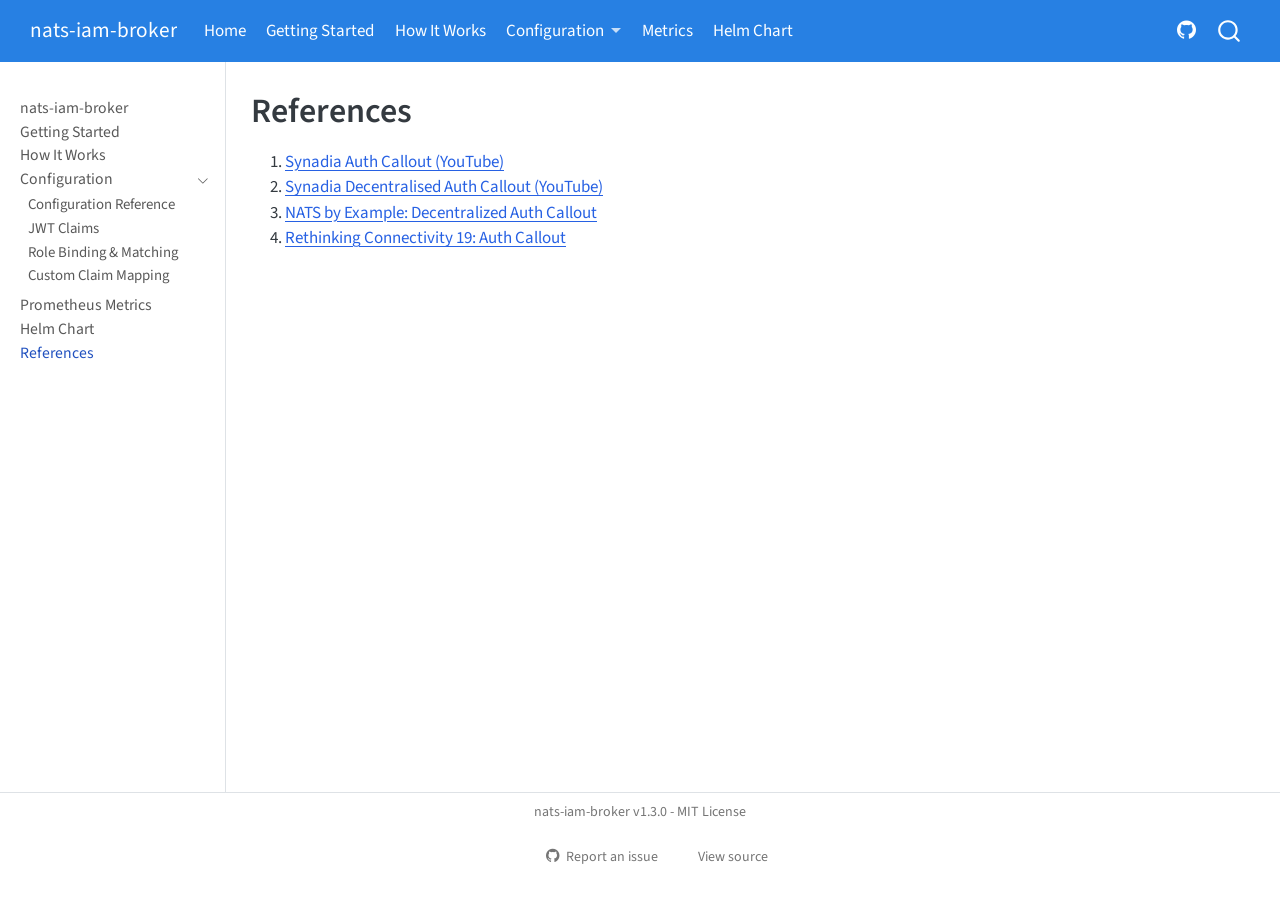
<file: references.html>
<!DOCTYPE html>
<html xmlns="http://www.w3.org/1999/xhtml" lang="en" xml:lang="en"><head>

<meta charset="utf-8">
<meta name="generator" content="quarto-1.9.37">

<meta name="viewport" content="width=device-width, initial-scale=1.0, user-scalable=yes">


<title>References – nats-iam-broker</title>
<style>
/* Default styles provided by pandoc.
** See https://pandoc.org/MANUAL.html#variables-for-html for config info.
*/
code{white-space: pre-wrap;}
span.smallcaps{font-variant: small-caps;}
div.columns{display: flex; gap: min(4vw, 1.5em);}
div.column{flex: auto; overflow-x: auto;}
div.hanging-indent{margin-left: 1.5em; text-indent: -1.5em;}
ul.task-list{list-style: none;}
ul.task-list li input[type="checkbox"] {
  width: 0.8em;
  margin: 0 0.8em 0.2em -1em; /* quarto-specific, see https://github.com/quarto-dev/quarto-cli/issues/4556 */ 
  vertical-align: middle;
}
</style>


<script src="site_libs/quarto-nav/quarto-nav.js"></script>
<script src="site_libs/quarto-nav/headroom.min.js"></script>
<script src="site_libs/clipboard/clipboard.min.js"></script>
<script src="site_libs/quarto-search/autocomplete.umd.js"></script>
<script src="site_libs/quarto-search/fuse.min.js"></script>
<script src="site_libs/quarto-search/quarto-search.js"></script>
<meta name="quarto:offset" content="./">
<script src="site_libs/quarto-html/quarto.js" type="module"></script>
<script src="site_libs/quarto-html/tabsets/tabsets.js" type="module"></script>
<script src="site_libs/quarto-html/popper.min.js"></script>
<script src="site_libs/quarto-html/tippy.umd.min.js"></script>
<script src="site_libs/quarto-html/anchor.min.js"></script>
<link href="site_libs/quarto-html/tippy.css" rel="stylesheet">
<link href="site_libs/quarto-html/quarto-syntax-highlighting-7f8f88aac4f3542376d5c11b86a4c14d.css" rel="stylesheet" id="quarto-text-highlighting-styles">
<script src="site_libs/bootstrap/bootstrap.min.js"></script>
<link href="site_libs/bootstrap/bootstrap-icons.css" rel="stylesheet">
<link href="site_libs/bootstrap/bootstrap-840aac0e753819e3ab1ae3d000c40c46.min.css" rel="stylesheet" append-hash="true" id="quarto-bootstrap" data-mode="light">
<script id="quarto-search-options" type="application/json">{
  "location": "navbar",
  "copy-button": false,
  "collapse-after": 3,
  "panel-placement": "end",
  "type": "overlay",
  "limit": 50,
  "keyboard-shortcut": [
    "f",
    "/",
    "s"
  ],
  "show-item-context": false,
  "language": {
    "search-no-results-text": "No results",
    "search-matching-documents-text": "matching documents",
    "search-copy-link-title": "Copy link to search",
    "search-hide-matches-text": "Hide additional matches",
    "search-more-match-text": "more match in this document",
    "search-more-matches-text": "more matches in this document",
    "search-clear-button-title": "Clear",
    "search-text-placeholder": "",
    "search-detached-cancel-button-title": "Cancel",
    "search-submit-button-title": "Submit",
    "search-label": "Search"
  }
}</script>


</head>

<body class="nav-sidebar docked nav-fixed quarto-light">

<div id="quarto-search-results"></div>
  <header id="quarto-header" class="headroom fixed-top">
    <nav class="navbar navbar-expand-lg " data-bs-theme="dark">
      <div class="navbar-container container-fluid">
      <div class="navbar-brand-container mx-auto">
    <a class="navbar-brand" href="./index.html">
    <span class="navbar-title">nats-iam-broker</span>
    </a>
  </div>
            <div id="quarto-search" class="" title="Search"></div>
          <button class="navbar-toggler" type="button" data-bs-toggle="collapse" data-bs-target="#navbarCollapse" aria-controls="navbarCollapse" role="menu" aria-expanded="false" aria-label="Toggle navigation" onclick="if (window.quartoToggleHeadroom) { window.quartoToggleHeadroom(); }">
  <span class="navbar-toggler-icon"></span>
</button>
          <div class="collapse navbar-collapse" id="navbarCollapse">
            <ul class="navbar-nav navbar-nav-scroll me-auto">
  <li class="nav-item">
    <a class="nav-link active" href="./index.html" aria-current="page"> 
<span class="menu-text">Home</span></a>
  </li>  
  <li class="nav-item">
    <a class="nav-link" href="./getting-started.html"> 
<span class="menu-text">Getting Started</span></a>
  </li>  
  <li class="nav-item">
    <a class="nav-link" href="./examples.html"> 
<span class="menu-text">How It Works</span></a>
  </li>  
  <li class="nav-item dropdown ">
    <a class="nav-link dropdown-toggle" href="#" id="nav-menu-configuration" role="link" data-bs-toggle="dropdown" aria-expanded="false">
 <span class="menu-text">Configuration</span>
    </a>
    <ul class="dropdown-menu" aria-labelledby="nav-menu-configuration">    
        <li>
    <a class="dropdown-item" href="./configuration.html">
 <span class="dropdown-text">Reference</span></a>
  </li>  
        <li>
    <a class="dropdown-item" href="./claims.html">
 <span class="dropdown-text">JWT Claims</span></a>
  </li>  
        <li>
    <a class="dropdown-item" href="./role-binding.html">
 <span class="dropdown-text">Role Binding &amp; Matching</span></a>
  </li>  
        <li>
    <a class="dropdown-item" href="./custom-claims.html">
 <span class="dropdown-text">Custom Claim Mapping</span></a>
  </li>  
    </ul>
  </li>
  <li class="nav-item">
    <a class="nav-link" href="./metrics.html"> 
<span class="menu-text">Metrics</span></a>
  </li>  
  <li class="nav-item">
    <a class="nav-link" href="./helm.html"> 
<span class="menu-text">Helm Chart</span></a>
  </li>  
</ul>
            <ul class="navbar-nav navbar-nav-scroll ms-auto">
  <li class="nav-item compact">
    <a class="nav-link" href="https://github.com/jr200-labs/nats-iam-broker"> <i class="bi bi-github" role="img">
</i> 
<span class="menu-text"></span></a>
  </li>  
</ul>
          </div> <!-- /navcollapse -->
            <div class="quarto-navbar-tools">
</div>
      </div> <!-- /container-fluid -->
    </nav>
  <nav class="quarto-secondary-nav">
    <div class="container-fluid d-flex">
      <button type="button" class="quarto-btn-toggle btn" data-bs-toggle="collapse" role="button" data-bs-target=".quarto-sidebar-collapse-item" aria-controls="quarto-sidebar" aria-expanded="false" aria-label="Toggle sidebar navigation" onclick="if (window.quartoToggleHeadroom) { window.quartoToggleHeadroom(); }">
        <i class="bi bi-layout-text-sidebar-reverse"></i>
      </button>
        <nav class="quarto-page-breadcrumbs" aria-label="breadcrumb"><ol class="breadcrumb"><li class="breadcrumb-item"><a href="./references.html">References</a></li></ol></nav>
        <a class="flex-grow-1" role="navigation" data-bs-toggle="collapse" data-bs-target=".quarto-sidebar-collapse-item" aria-controls="quarto-sidebar" aria-expanded="false" aria-label="Toggle sidebar navigation" onclick="if (window.quartoToggleHeadroom) { window.quartoToggleHeadroom(); }">      
        </a>
    </div>
  </nav>
</header>
<!-- content -->
<div id="quarto-content" class="quarto-container page-columns page-rows-contents page-layout-article page-navbar">
<!-- sidebar -->
  <nav id="quarto-sidebar" class="sidebar collapse collapse-horizontal quarto-sidebar-collapse-item sidebar-navigation docked overflow-auto">
    <div class="sidebar-menu-container"> 
    <ul class="list-unstyled mt-1">
        <li class="sidebar-item">
  <div class="sidebar-item-container"> 
  <a href="./index.html" class="sidebar-item-text sidebar-link">
 <span class="menu-text">nats-iam-broker</span></a>
  </div>
</li>
        <li class="sidebar-item">
  <div class="sidebar-item-container"> 
  <a href="./getting-started.html" class="sidebar-item-text sidebar-link">
 <span class="menu-text">Getting Started</span></a>
  </div>
</li>
        <li class="sidebar-item">
  <div class="sidebar-item-container"> 
  <a href="./examples.html" class="sidebar-item-text sidebar-link">
 <span class="menu-text">How It Works</span></a>
  </div>
</li>
        <li class="sidebar-item sidebar-item-section">
      <div class="sidebar-item-container"> 
            <a class="sidebar-item-text sidebar-link text-start" data-bs-toggle="collapse" data-bs-target="#quarto-sidebar-section-1" role="navigation" aria-expanded="true">
 <span class="menu-text">Configuration</span></a>
          <a class="sidebar-item-toggle text-start" data-bs-toggle="collapse" data-bs-target="#quarto-sidebar-section-1" role="navigation" aria-expanded="true" aria-label="Toggle section">
            <i class="bi bi-chevron-right ms-2"></i>
          </a> 
      </div>
      <ul id="quarto-sidebar-section-1" class="collapse list-unstyled sidebar-section depth1 show">  
          <li class="sidebar-item">
  <div class="sidebar-item-container"> 
  <a href="./configuration.html" class="sidebar-item-text sidebar-link">
 <span class="menu-text">Configuration Reference</span></a>
  </div>
</li>
          <li class="sidebar-item">
  <div class="sidebar-item-container"> 
  <a href="./claims.html" class="sidebar-item-text sidebar-link">
 <span class="menu-text">JWT Claims</span></a>
  </div>
</li>
          <li class="sidebar-item">
  <div class="sidebar-item-container"> 
  <a href="./role-binding.html" class="sidebar-item-text sidebar-link">
 <span class="menu-text">Role Binding &amp; Matching</span></a>
  </div>
</li>
          <li class="sidebar-item">
  <div class="sidebar-item-container"> 
  <a href="./custom-claims.html" class="sidebar-item-text sidebar-link">
 <span class="menu-text">Custom Claim Mapping</span></a>
  </div>
</li>
      </ul>
  </li>
        <li class="sidebar-item">
  <div class="sidebar-item-container"> 
  <a href="./metrics.html" class="sidebar-item-text sidebar-link">
 <span class="menu-text">Prometheus Metrics</span></a>
  </div>
</li>
        <li class="sidebar-item">
  <div class="sidebar-item-container"> 
  <a href="./helm.html" class="sidebar-item-text sidebar-link">
 <span class="menu-text">Helm Chart</span></a>
  </div>
</li>
        <li class="sidebar-item">
  <div class="sidebar-item-container"> 
  <a href="./references.html" class="sidebar-item-text sidebar-link active">
 <span class="menu-text">References</span></a>
  </div>
</li>
    </ul>
    </div>
</nav>
<div id="quarto-sidebar-glass" class="quarto-sidebar-collapse-item" data-bs-toggle="collapse" data-bs-target=".quarto-sidebar-collapse-item"></div>
<!-- margin-sidebar -->
    <div id="quarto-margin-sidebar" class="sidebar margin-sidebar zindex-bottom">
        
    </div>
<!-- main -->
<main class="content" id="quarto-document-content">

<header id="title-block-header" class="quarto-title-block default">
<div class="quarto-title">
<h1 class="title">References</h1>
</div>



<div class="quarto-title-meta">

    
  
    
  </div>
  


</header>


<ol type="1">
<li><a href="https://www.youtube.com/watch?v=VvGxrT-jv64">Synadia Auth Callout (YouTube)</a></li>
<li><a href="https://www.youtube.com/watch?v=5pQVjN0ym5w">Synadia Decentralised Auth Callout (YouTube)</a></li>
<li><a href="https://natsbyexample.com/examples/auth/callout-decentralized/cli">NATS by Example: Decentralized Auth Callout</a></li>
<li><a href="https://github.com/synadia-io/rethink_connectivity/tree/main/19-auth-callout">Rethinking Connectivity 19: Auth Callout</a></li>
</ol>



</main> <!-- /main -->
<script id="quarto-html-after-body" type="application/javascript">
  window.document.addEventListener("DOMContentLoaded", function (event) {
    const icon = "";
    const anchorJS = new window.AnchorJS();
    anchorJS.options = {
      placement: 'right',
      icon: icon
    };
    anchorJS.add('.anchored');
    const isCodeAnnotation = (el) => {
      for (const clz of el.classList) {
        if (clz.startsWith('code-annotation-')) {                     
          return true;
        }
      }
      return false;
    }
    const onCopySuccess = function(e) {
      // button target
      const button = e.trigger;
      // don't keep focus
      button.blur();
      // flash "checked"
      button.classList.add('code-copy-button-checked');
      var currentTitle = button.getAttribute("title");
      button.setAttribute("title", "Copied!");
      let tooltip;
      if (window.bootstrap) {
        button.setAttribute("data-bs-toggle", "tooltip");
        button.setAttribute("data-bs-placement", "left");
        button.setAttribute("data-bs-title", "Copied!");
        tooltip = new bootstrap.Tooltip(button, 
          { trigger: "manual", 
            customClass: "code-copy-button-tooltip",
            offset: [0, -8]});
        tooltip.show();    
      }
      setTimeout(function() {
        if (tooltip) {
          tooltip.hide();
          button.removeAttribute("data-bs-title");
          button.removeAttribute("data-bs-toggle");
          button.removeAttribute("data-bs-placement");
        }
        button.setAttribute("title", currentTitle);
        button.classList.remove('code-copy-button-checked');
      }, 1000);
      // clear code selection
      e.clearSelection();
    }
    const getTextToCopy = function(trigger) {
      const outerScaffold = trigger.parentElement.cloneNode(true);
      const codeEl = outerScaffold.querySelector('code');
      for (const childEl of codeEl.children) {
        if (isCodeAnnotation(childEl)) {
          childEl.remove();
        }
      }
      return codeEl.innerText;
    }
    const clipboard = new window.ClipboardJS('.code-copy-button:not([data-in-quarto-modal])', {
      text: getTextToCopy
    });
    clipboard.on('success', onCopySuccess);
    if (window.document.getElementById('quarto-embedded-source-code-modal')) {
      const clipboardModal = new window.ClipboardJS('.code-copy-button[data-in-quarto-modal]', {
        text: getTextToCopy,
        container: window.document.getElementById('quarto-embedded-source-code-modal')
      });
      clipboardModal.on('success', onCopySuccess);
    }
      var localhostRegex = new RegExp(/^(?:http|https):\/\/localhost\:?[0-9]*\//);
      var mailtoRegex = new RegExp(/^mailto:/);
        var filterRegex = new RegExp("https:\/\/jr200-labs\.github\.io\/nats-iam-broker\/");
      var isInternal = (href) => {
          return filterRegex.test(href) || localhostRegex.test(href) || mailtoRegex.test(href);
      }
      // Inspect non-navigation links and adorn them if external
     var links = window.document.querySelectorAll('a[href]:not(.nav-link):not(.navbar-brand):not(.toc-action):not(.sidebar-link):not(.sidebar-item-toggle):not(.pagination-link):not(.no-external):not([aria-hidden]):not(.dropdown-item):not(.quarto-navigation-tool):not(.about-link)');
      for (var i=0; i<links.length; i++) {
        const link = links[i];
        if (!isInternal(link.href)) {
          // undo the damage that might have been done by quarto-nav.js in the case of
          // links that we want to consider external
          if (link.dataset.originalHref !== undefined) {
            link.href = link.dataset.originalHref;
          }
        }
      }
    function tippyHover(el, contentFn, onTriggerFn, onUntriggerFn) {
      const config = {
        allowHTML: true,
        maxWidth: 500,
        delay: 100,
        arrow: false,
        appendTo: function(el) {
            return el.parentElement;
        },
        interactive: true,
        interactiveBorder: 10,
        theme: 'quarto',
        placement: 'bottom-start',
      };
      if (contentFn) {
        config.content = contentFn;
      }
      if (onTriggerFn) {
        config.onTrigger = onTriggerFn;
      }
      if (onUntriggerFn) {
        config.onUntrigger = onUntriggerFn;
      }
      window.tippy(el, config); 
    }
    const noterefs = window.document.querySelectorAll('a[role="doc-noteref"]');
    for (var i=0; i<noterefs.length; i++) {
      const ref = noterefs[i];
      tippyHover(ref, function() {
        // use id or data attribute instead here
        let href = ref.getAttribute('data-footnote-href') || ref.getAttribute('href');
        try { href = new URL(href).hash; } catch {}
        const id = href.replace(/^#\/?/, "");
        const note = window.document.getElementById(id);
        if (note) {
          return note.innerHTML;
        } else {
          return "";
        }
      });
    }
    const xrefs = window.document.querySelectorAll('a.quarto-xref');
    const processXRef = (id, note) => {
      // Strip column container classes
      const stripColumnClz = (el) => {
        el.classList.remove("page-full", "page-columns");
        if (el.children) {
          for (const child of el.children) {
            stripColumnClz(child);
          }
        }
      }
      stripColumnClz(note)
      if (id === null || id.startsWith('sec-')) {
        // Special case sections, only their first couple elements
        const container = document.createElement("div");
        if (note.children && note.children.length > 2) {
          container.appendChild(note.children[0].cloneNode(true));
          for (let i = 1; i < note.children.length; i++) {
            const child = note.children[i];
            if (child.tagName === "P" && child.innerText === "") {
              continue;
            } else {
              container.appendChild(child.cloneNode(true));
              break;
            }
          }
          if (window.Quarto?.typesetMath) {
            window.Quarto.typesetMath(container);
          }
          return container.innerHTML
        } else {
          if (window.Quarto?.typesetMath) {
            window.Quarto.typesetMath(note);
          }
          return note.innerHTML;
        }
      } else {
        // Remove any anchor links if they are present
        const anchorLink = note.querySelector('a.anchorjs-link');
        if (anchorLink) {
          anchorLink.remove();
        }
        if (window.Quarto?.typesetMath) {
          window.Quarto.typesetMath(note);
        }
        if (note.classList.contains("callout")) {
          return note.outerHTML;
        } else {
          return note.innerHTML;
        }
      }
    }
    for (var i=0; i<xrefs.length; i++) {
      const xref = xrefs[i];
      tippyHover(xref, undefined, function(instance) {
        instance.disable();
        let url = xref.getAttribute('href');
        let hash = undefined; 
        if (url.startsWith('#')) {
          hash = url;
        } else {
          try { hash = new URL(url).hash; } catch {}
        }
        if (hash) {
          const id = hash.replace(/^#\/?/, "");
          const note = window.document.getElementById(id);
          if (note !== null) {
            try {
              const html = processXRef(id, note.cloneNode(true));
              instance.setContent(html);
            } finally {
              instance.enable();
              instance.show();
            }
          } else {
            // See if we can fetch this
            fetch(url.split('#')[0])
            .then(res => res.text())
            .then(html => {
              const parser = new DOMParser();
              const htmlDoc = parser.parseFromString(html, "text/html");
              const note = htmlDoc.getElementById(id);
              if (note !== null) {
                const html = processXRef(id, note);
                instance.setContent(html);
              } 
            }).finally(() => {
              instance.enable();
              instance.show();
            });
          }
        } else {
          // See if we can fetch a full url (with no hash to target)
          // This is a special case and we should probably do some content thinning / targeting
          fetch(url)
          .then(res => res.text())
          .then(html => {
            const parser = new DOMParser();
            const htmlDoc = parser.parseFromString(html, "text/html");
            const note = htmlDoc.querySelector('main.content');
            if (note !== null) {
              // This should only happen for chapter cross references
              // (since there is no id in the URL)
              // remove the first header
              if (note.children.length > 0 && note.children[0].tagName === "HEADER") {
                note.children[0].remove();
              }
              const html = processXRef(null, note);
              instance.setContent(html);
            } 
          }).finally(() => {
            instance.enable();
            instance.show();
          });
        }
      }, function(instance) {
      });
    }
        let selectedAnnoteEl;
        const selectorForAnnotation = ( cell, annotation) => {
          let cellAttr = 'data-code-cell="' + cell + '"';
          let lineAttr = 'data-code-annotation="' +  annotation + '"';
          const selector = 'span[' + cellAttr + '][' + lineAttr + ']';
          return selector;
        }
        const selectCodeLines = (annoteEl) => {
          const doc = window.document;
          const targetCell = annoteEl.getAttribute("data-target-cell");
          const targetAnnotation = annoteEl.getAttribute("data-target-annotation");
          const annoteSpan = window.document.querySelector(selectorForAnnotation(targetCell, targetAnnotation));
          const lines = annoteSpan.getAttribute("data-code-lines").split(",");
          const lineIds = lines.map((line) => {
            return targetCell + "-" + line;
          })
          let top = null;
          let height = null;
          let parent = null;
          if (lineIds.length > 0) {
              //compute the position of the single el (top and bottom and make a div)
              const el = window.document.getElementById(lineIds[0]);
              top = el.offsetTop;
              height = el.offsetHeight;
              parent = el.parentElement.parentElement;
            if (lineIds.length > 1) {
              const lastEl = window.document.getElementById(lineIds[lineIds.length - 1]);
              const bottom = lastEl.offsetTop + lastEl.offsetHeight;
              height = bottom - top;
            }
            if (top !== null && height !== null && parent !== null) {
              // cook up a div (if necessary) and position it 
              let div = window.document.getElementById("code-annotation-line-highlight");
              if (div === null) {
                div = window.document.createElement("div");
                div.setAttribute("id", "code-annotation-line-highlight");
                div.style.position = 'absolute';
                parent.appendChild(div);
              }
              div.style.top = top - 2 + "px";
              div.style.height = height + 4 + "px";
              div.style.left = 0;
              let gutterDiv = window.document.getElementById("code-annotation-line-highlight-gutter");
              if (gutterDiv === null) {
                gutterDiv = window.document.createElement("div");
                gutterDiv.setAttribute("id", "code-annotation-line-highlight-gutter");
                gutterDiv.style.position = 'absolute';
                const codeCell = window.document.getElementById(targetCell);
                const gutter = codeCell.querySelector('.code-annotation-gutter');
                gutter.appendChild(gutterDiv);
              }
              gutterDiv.style.top = top - 2 + "px";
              gutterDiv.style.height = height + 4 + "px";
            }
            selectedAnnoteEl = annoteEl;
          }
        };
        const unselectCodeLines = () => {
          const elementsIds = ["code-annotation-line-highlight", "code-annotation-line-highlight-gutter"];
          elementsIds.forEach((elId) => {
            const div = window.document.getElementById(elId);
            if (div) {
              div.remove();
            }
          });
          selectedAnnoteEl = undefined;
        };
          // Handle positioning of the toggle
      window.addEventListener(
        "resize",
        throttle(() => {
          elRect = undefined;
          if (selectedAnnoteEl) {
            selectCodeLines(selectedAnnoteEl);
          }
        }, 10)
      );
      function throttle(fn, ms) {
      let throttle = false;
      let timer;
        return (...args) => {
          if(!throttle) { // first call gets through
              fn.apply(this, args);
              throttle = true;
          } else { // all the others get throttled
              if(timer) clearTimeout(timer); // cancel #2
              timer = setTimeout(() => {
                fn.apply(this, args);
                timer = throttle = false;
              }, ms);
          }
        };
      }
        // Attach click handler to the DT
        const annoteDls = window.document.querySelectorAll('dt[data-target-cell]');
        for (const annoteDlNode of annoteDls) {
          annoteDlNode.addEventListener('click', (event) => {
            const clickedEl = event.target;
            if (clickedEl !== selectedAnnoteEl) {
              unselectCodeLines();
              const activeEl = window.document.querySelector('dt[data-target-cell].code-annotation-active');
              if (activeEl) {
                activeEl.classList.remove('code-annotation-active');
              }
              selectCodeLines(clickedEl);
              clickedEl.classList.add('code-annotation-active');
            } else {
              // Unselect the line
              unselectCodeLines();
              clickedEl.classList.remove('code-annotation-active');
            }
          });
        }
    const findCites = (el) => {
      const parentEl = el.parentElement;
      if (parentEl) {
        const cites = parentEl.dataset.cites;
        if (cites) {
          return {
            el,
            cites: cites.split(' ')
          };
        } else {
          return findCites(el.parentElement)
        }
      } else {
        return undefined;
      }
    };
    var bibliorefs = window.document.querySelectorAll('a[role="doc-biblioref"]');
    for (var i=0; i<bibliorefs.length; i++) {
      const ref = bibliorefs[i];
      const citeInfo = findCites(ref);
      if (citeInfo) {
        tippyHover(citeInfo.el, function() {
          var popup = window.document.createElement('div');
          citeInfo.cites.forEach(function(cite) {
            var citeDiv = window.document.createElement('div');
            citeDiv.classList.add('hanging-indent');
            citeDiv.classList.add('csl-entry');
            var biblioDiv = window.document.getElementById('ref-' + cite);
            if (biblioDiv) {
              citeDiv.innerHTML = biblioDiv.innerHTML;
            }
            popup.appendChild(citeDiv);
          });
          return popup.innerHTML;
        });
      }
    }
  });
  </script>
</div> <!-- /content -->
<footer class="footer">
  <div class="nav-footer">
    <div class="nav-footer-left">
      &nbsp;
    </div>   
    <div class="nav-footer-center">
<p>nats-iam-broker v1.3.0 - MIT License</p>
<div class="toc-actions"><ul><li><a href="https://github.com/jr200-labs/nats-iam-broker/issues/new" class="toc-action"><i class="bi bi-github"></i>Report an issue</a></li><li><a href="https://github.com/jr200-labs/nats-iam-broker/blob/main/references.qmd" class="toc-action"><i class="bi empty"></i>View source</a></li></ul></div></div>
    <div class="nav-footer-right">
      &nbsp;
    </div>
  </div>
</footer>




</body></html>
</file>
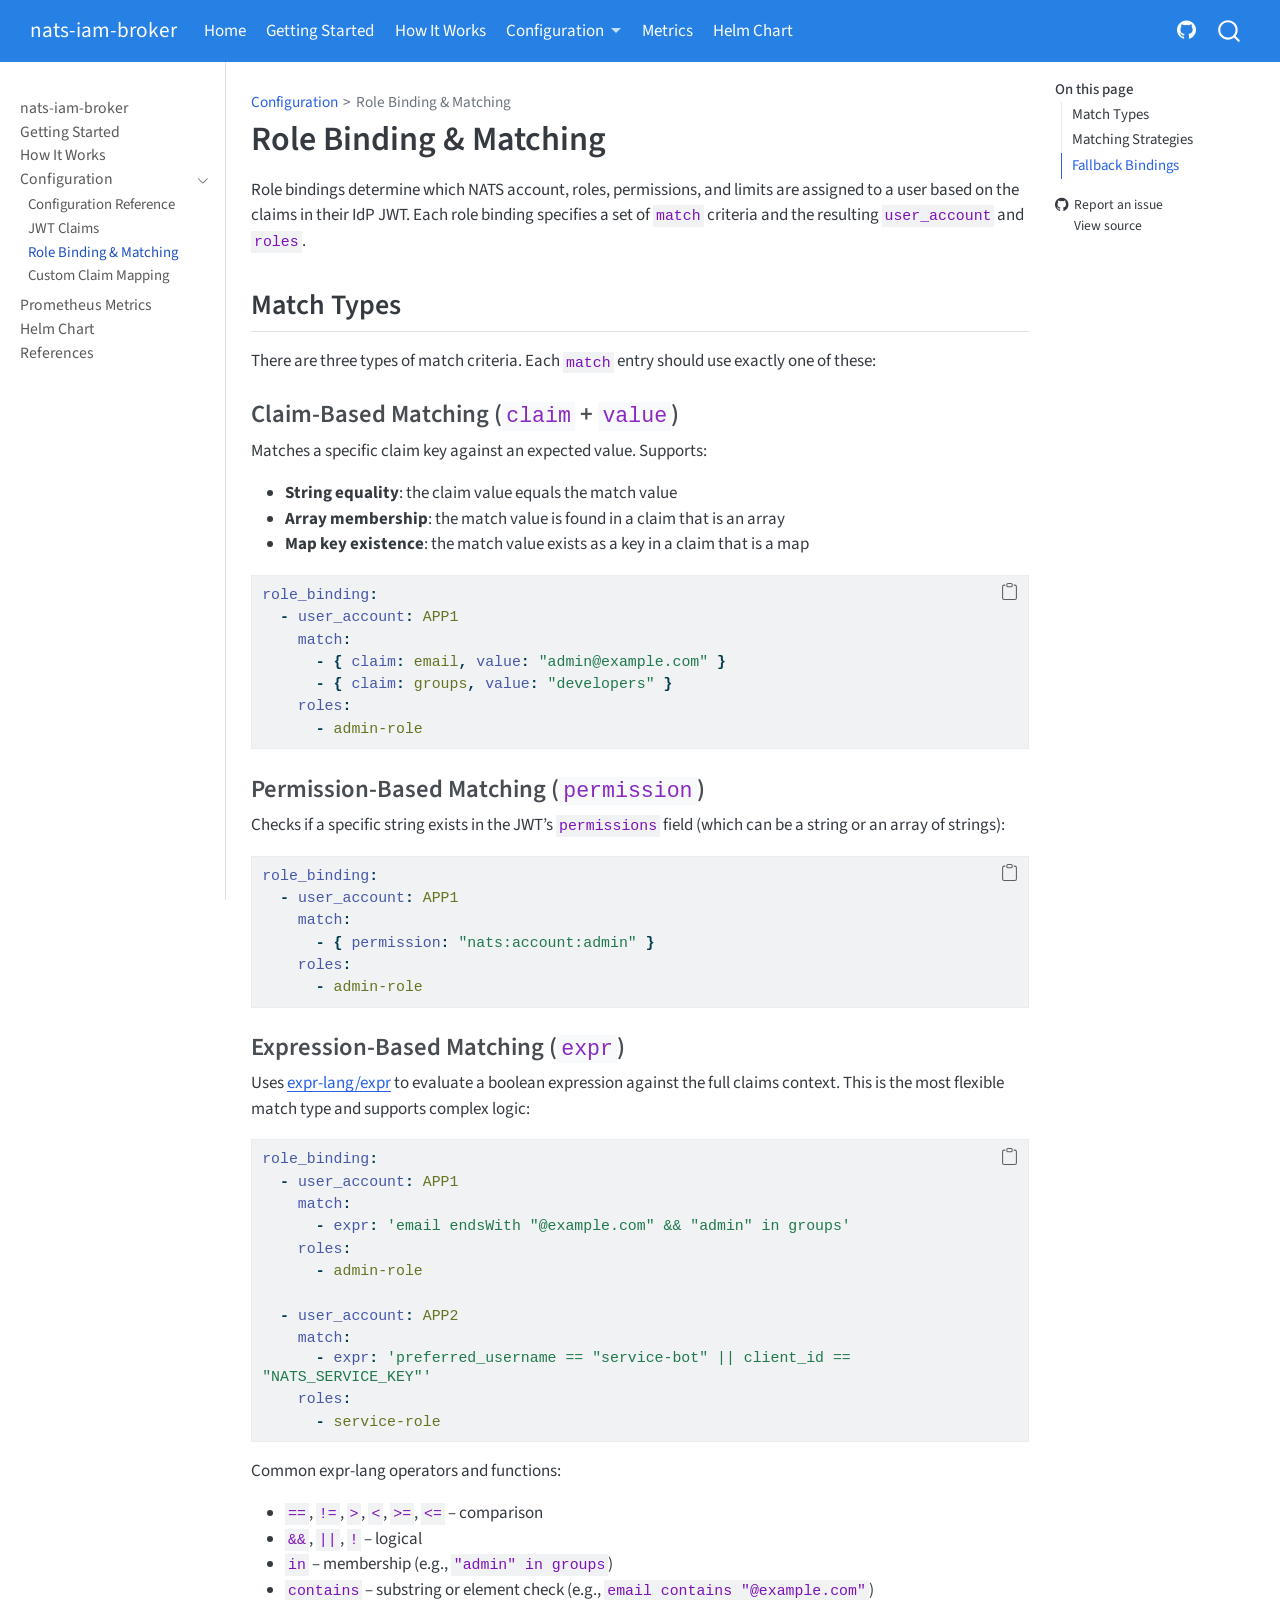
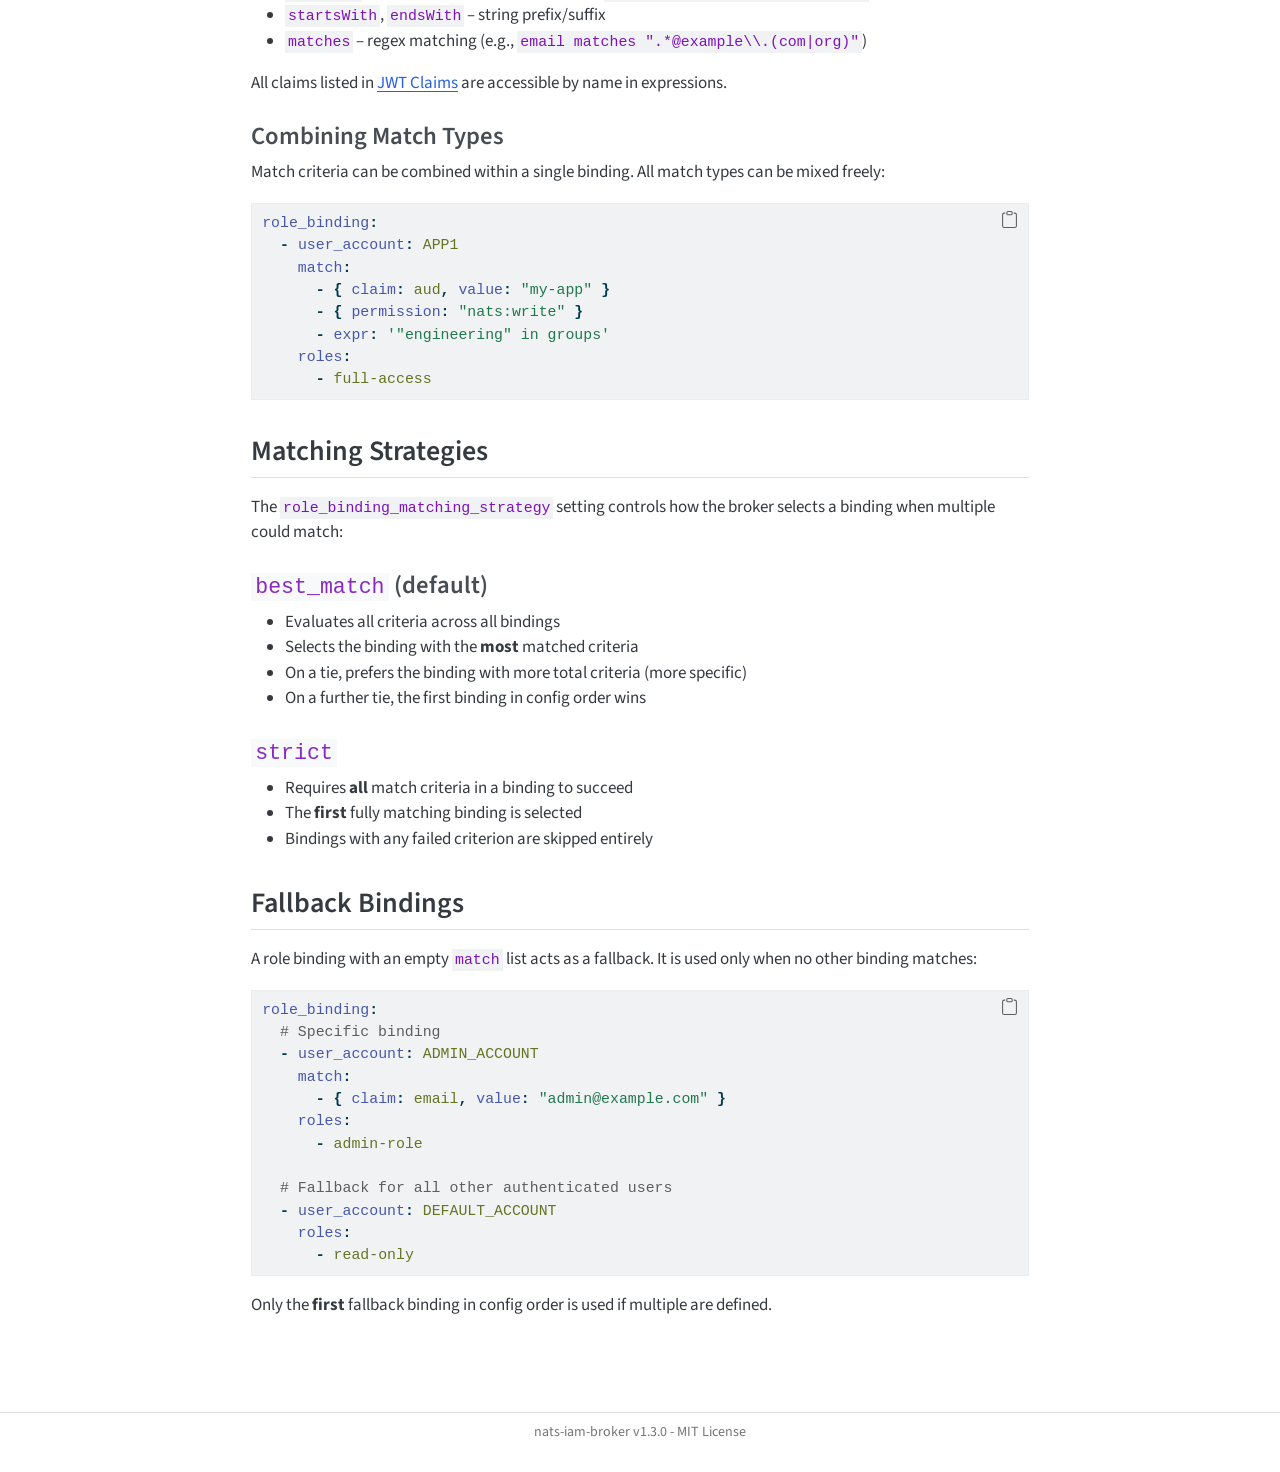
<file: role-binding.html>
<!DOCTYPE html>
<html xmlns="http://www.w3.org/1999/xhtml" lang="en" xml:lang="en"><head>

<meta charset="utf-8">
<meta name="generator" content="quarto-1.9.37">

<meta name="viewport" content="width=device-width, initial-scale=1.0, user-scalable=yes">


<title>Role Binding &amp; Matching – nats-iam-broker</title>
<style>
/* Default styles provided by pandoc.
** See https://pandoc.org/MANUAL.html#variables-for-html for config info.
*/
code{white-space: pre-wrap;}
span.smallcaps{font-variant: small-caps;}
div.columns{display: flex; gap: min(4vw, 1.5em);}
div.column{flex: auto; overflow-x: auto;}
div.hanging-indent{margin-left: 1.5em; text-indent: -1.5em;}
ul.task-list{list-style: none;}
ul.task-list li input[type="checkbox"] {
  width: 0.8em;
  margin: 0 0.8em 0.2em -1em; /* quarto-specific, see https://github.com/quarto-dev/quarto-cli/issues/4556 */ 
  vertical-align: middle;
}
/* CSS for syntax highlighting */
html { -webkit-text-size-adjust: 100%; }
pre > code.sourceCode { white-space: pre; position: relative; }
pre > code.sourceCode > span { display: inline-block; line-height: 1.25; }
pre > code.sourceCode > span:empty { height: 1.2em; }
.sourceCode { overflow: visible; }
code.sourceCode > span { color: inherit; text-decoration: inherit; }
div.sourceCode { margin: 1em 0; }
pre.sourceCode { margin: 0; }
@media screen {
div.sourceCode { overflow: auto; }
}
@media print {
pre > code.sourceCode { white-space: pre-wrap; }
pre > code.sourceCode > span { text-indent: -5em; padding-left: 5em; }
}
pre.numberSource code
  { counter-reset: source-line 0; }
pre.numberSource code > span
  { position: relative; left: -4em; counter-increment: source-line; }
pre.numberSource code > span > a:first-child::before
  { content: counter(source-line);
    position: relative; left: -1em; text-align: right; vertical-align: baseline;
    border: none; display: inline-block;
    -webkit-touch-callout: none; -webkit-user-select: none;
    -khtml-user-select: none; -moz-user-select: none;
    -ms-user-select: none; user-select: none;
    padding: 0 4px; width: 4em;
  }
pre.numberSource { margin-left: 3em;  padding-left: 4px; }
div.sourceCode
  {   }
@media screen {
pre > code.sourceCode > span > a:first-child::before { text-decoration: underline; }
}
</style>


<script src="site_libs/quarto-nav/quarto-nav.js"></script>
<script src="site_libs/quarto-nav/headroom.min.js"></script>
<script src="site_libs/clipboard/clipboard.min.js"></script>
<script src="site_libs/quarto-search/autocomplete.umd.js"></script>
<script src="site_libs/quarto-search/fuse.min.js"></script>
<script src="site_libs/quarto-search/quarto-search.js"></script>
<meta name="quarto:offset" content="./">
<script src="site_libs/quarto-html/quarto.js" type="module"></script>
<script src="site_libs/quarto-html/tabsets/tabsets.js" type="module"></script>
<script src="site_libs/quarto-html/popper.min.js"></script>
<script src="site_libs/quarto-html/tippy.umd.min.js"></script>
<script src="site_libs/quarto-html/anchor.min.js"></script>
<link href="site_libs/quarto-html/tippy.css" rel="stylesheet">
<link href="site_libs/quarto-html/quarto-syntax-highlighting-7f8f88aac4f3542376d5c11b86a4c14d.css" rel="stylesheet" id="quarto-text-highlighting-styles">
<script src="site_libs/bootstrap/bootstrap.min.js"></script>
<link href="site_libs/bootstrap/bootstrap-icons.css" rel="stylesheet">
<link href="site_libs/bootstrap/bootstrap-840aac0e753819e3ab1ae3d000c40c46.min.css" rel="stylesheet" append-hash="true" id="quarto-bootstrap" data-mode="light">
<script id="quarto-search-options" type="application/json">{
  "location": "navbar",
  "copy-button": false,
  "collapse-after": 3,
  "panel-placement": "end",
  "type": "overlay",
  "limit": 50,
  "keyboard-shortcut": [
    "f",
    "/",
    "s"
  ],
  "show-item-context": false,
  "language": {
    "search-no-results-text": "No results",
    "search-matching-documents-text": "matching documents",
    "search-copy-link-title": "Copy link to search",
    "search-hide-matches-text": "Hide additional matches",
    "search-more-match-text": "more match in this document",
    "search-more-matches-text": "more matches in this document",
    "search-clear-button-title": "Clear",
    "search-text-placeholder": "",
    "search-detached-cancel-button-title": "Cancel",
    "search-submit-button-title": "Submit",
    "search-label": "Search"
  }
}</script>


</head>

<body class="nav-sidebar docked nav-fixed quarto-light">

<div id="quarto-search-results"></div>
  <header id="quarto-header" class="headroom fixed-top">
    <nav class="navbar navbar-expand-lg " data-bs-theme="dark">
      <div class="navbar-container container-fluid">
      <div class="navbar-brand-container mx-auto">
    <a class="navbar-brand" href="./index.html">
    <span class="navbar-title">nats-iam-broker</span>
    </a>
  </div>
            <div id="quarto-search" class="" title="Search"></div>
          <button class="navbar-toggler" type="button" data-bs-toggle="collapse" data-bs-target="#navbarCollapse" aria-controls="navbarCollapse" role="menu" aria-expanded="false" aria-label="Toggle navigation" onclick="if (window.quartoToggleHeadroom) { window.quartoToggleHeadroom(); }">
  <span class="navbar-toggler-icon"></span>
</button>
          <div class="collapse navbar-collapse" id="navbarCollapse">
            <ul class="navbar-nav navbar-nav-scroll me-auto">
  <li class="nav-item">
    <a class="nav-link active" href="./index.html" aria-current="page"> 
<span class="menu-text">Home</span></a>
  </li>  
  <li class="nav-item">
    <a class="nav-link" href="./getting-started.html"> 
<span class="menu-text">Getting Started</span></a>
  </li>  
  <li class="nav-item">
    <a class="nav-link" href="./examples.html"> 
<span class="menu-text">How It Works</span></a>
  </li>  
  <li class="nav-item dropdown ">
    <a class="nav-link dropdown-toggle" href="#" id="nav-menu-configuration" role="link" data-bs-toggle="dropdown" aria-expanded="false">
 <span class="menu-text">Configuration</span>
    </a>
    <ul class="dropdown-menu" aria-labelledby="nav-menu-configuration">    
        <li>
    <a class="dropdown-item" href="./configuration.html">
 <span class="dropdown-text">Reference</span></a>
  </li>  
        <li>
    <a class="dropdown-item" href="./claims.html">
 <span class="dropdown-text">JWT Claims</span></a>
  </li>  
        <li>
    <a class="dropdown-item" href="./role-binding.html">
 <span class="dropdown-text">Role Binding &amp; Matching</span></a>
  </li>  
        <li>
    <a class="dropdown-item" href="./custom-claims.html">
 <span class="dropdown-text">Custom Claim Mapping</span></a>
  </li>  
    </ul>
  </li>
  <li class="nav-item">
    <a class="nav-link" href="./metrics.html"> 
<span class="menu-text">Metrics</span></a>
  </li>  
  <li class="nav-item">
    <a class="nav-link" href="./helm.html"> 
<span class="menu-text">Helm Chart</span></a>
  </li>  
</ul>
            <ul class="navbar-nav navbar-nav-scroll ms-auto">
  <li class="nav-item compact">
    <a class="nav-link" href="https://github.com/jr200-labs/nats-iam-broker"> <i class="bi bi-github" role="img">
</i> 
<span class="menu-text"></span></a>
  </li>  
</ul>
          </div> <!-- /navcollapse -->
            <div class="quarto-navbar-tools">
</div>
      </div> <!-- /container-fluid -->
    </nav>
  <nav class="quarto-secondary-nav">
    <div class="container-fluid d-flex">
      <button type="button" class="quarto-btn-toggle btn" data-bs-toggle="collapse" role="button" data-bs-target=".quarto-sidebar-collapse-item" aria-controls="quarto-sidebar" aria-expanded="false" aria-label="Toggle sidebar navigation" onclick="if (window.quartoToggleHeadroom) { window.quartoToggleHeadroom(); }">
        <i class="bi bi-layout-text-sidebar-reverse"></i>
      </button>
        <nav class="quarto-page-breadcrumbs" aria-label="breadcrumb"><ol class="breadcrumb"><li class="breadcrumb-item"><a href="./configuration.html">Configuration</a></li><li class="breadcrumb-item"><a href="./role-binding.html">Role Binding &amp; Matching</a></li></ol></nav>
        <a class="flex-grow-1" role="navigation" data-bs-toggle="collapse" data-bs-target=".quarto-sidebar-collapse-item" aria-controls="quarto-sidebar" aria-expanded="false" aria-label="Toggle sidebar navigation" onclick="if (window.quartoToggleHeadroom) { window.quartoToggleHeadroom(); }">      
        </a>
    </div>
  </nav>
</header>
<!-- content -->
<div id="quarto-content" class="quarto-container page-columns page-rows-contents page-layout-article page-navbar">
<!-- sidebar -->
  <nav id="quarto-sidebar" class="sidebar collapse collapse-horizontal quarto-sidebar-collapse-item sidebar-navigation docked overflow-auto">
    <div class="sidebar-menu-container"> 
    <ul class="list-unstyled mt-1">
        <li class="sidebar-item">
  <div class="sidebar-item-container"> 
  <a href="./index.html" class="sidebar-item-text sidebar-link">
 <span class="menu-text">nats-iam-broker</span></a>
  </div>
</li>
        <li class="sidebar-item">
  <div class="sidebar-item-container"> 
  <a href="./getting-started.html" class="sidebar-item-text sidebar-link">
 <span class="menu-text">Getting Started</span></a>
  </div>
</li>
        <li class="sidebar-item">
  <div class="sidebar-item-container"> 
  <a href="./examples.html" class="sidebar-item-text sidebar-link">
 <span class="menu-text">How It Works</span></a>
  </div>
</li>
        <li class="sidebar-item sidebar-item-section">
      <div class="sidebar-item-container"> 
            <a class="sidebar-item-text sidebar-link text-start" data-bs-toggle="collapse" data-bs-target="#quarto-sidebar-section-1" role="navigation" aria-expanded="true">
 <span class="menu-text">Configuration</span></a>
          <a class="sidebar-item-toggle text-start" data-bs-toggle="collapse" data-bs-target="#quarto-sidebar-section-1" role="navigation" aria-expanded="true" aria-label="Toggle section">
            <i class="bi bi-chevron-right ms-2"></i>
          </a> 
      </div>
      <ul id="quarto-sidebar-section-1" class="collapse list-unstyled sidebar-section depth1 show">  
          <li class="sidebar-item">
  <div class="sidebar-item-container"> 
  <a href="./configuration.html" class="sidebar-item-text sidebar-link">
 <span class="menu-text">Configuration Reference</span></a>
  </div>
</li>
          <li class="sidebar-item">
  <div class="sidebar-item-container"> 
  <a href="./claims.html" class="sidebar-item-text sidebar-link">
 <span class="menu-text">JWT Claims</span></a>
  </div>
</li>
          <li class="sidebar-item">
  <div class="sidebar-item-container"> 
  <a href="./role-binding.html" class="sidebar-item-text sidebar-link active">
 <span class="menu-text">Role Binding &amp; Matching</span></a>
  </div>
</li>
          <li class="sidebar-item">
  <div class="sidebar-item-container"> 
  <a href="./custom-claims.html" class="sidebar-item-text sidebar-link">
 <span class="menu-text">Custom Claim Mapping</span></a>
  </div>
</li>
      </ul>
  </li>
        <li class="sidebar-item">
  <div class="sidebar-item-container"> 
  <a href="./metrics.html" class="sidebar-item-text sidebar-link">
 <span class="menu-text">Prometheus Metrics</span></a>
  </div>
</li>
        <li class="sidebar-item">
  <div class="sidebar-item-container"> 
  <a href="./helm.html" class="sidebar-item-text sidebar-link">
 <span class="menu-text">Helm Chart</span></a>
  </div>
</li>
        <li class="sidebar-item">
  <div class="sidebar-item-container"> 
  <a href="./references.html" class="sidebar-item-text sidebar-link">
 <span class="menu-text">References</span></a>
  </div>
</li>
    </ul>
    </div>
</nav>
<div id="quarto-sidebar-glass" class="quarto-sidebar-collapse-item" data-bs-toggle="collapse" data-bs-target=".quarto-sidebar-collapse-item"></div>
<!-- margin-sidebar -->
    <div id="quarto-margin-sidebar" class="sidebar margin-sidebar">
        <nav id="TOC" role="doc-toc" class="toc-active">
    <h2 id="toc-title">On this page</h2>
   
  <ul>
  <li><a href="#match-types" id="toc-match-types" class="nav-link active" data-scroll-target="#match-types">Match Types</a>
  <ul class="collapse">
  <li><a href="#claim-based-matching-claim-value" id="toc-claim-based-matching-claim-value" class="nav-link" data-scroll-target="#claim-based-matching-claim-value">Claim-Based Matching (<code>claim</code> + <code>value</code>)</a></li>
  <li><a href="#permission-based-matching-permission" id="toc-permission-based-matching-permission" class="nav-link" data-scroll-target="#permission-based-matching-permission">Permission-Based Matching (<code>permission</code>)</a></li>
  <li><a href="#expression-based-matching-expr" id="toc-expression-based-matching-expr" class="nav-link" data-scroll-target="#expression-based-matching-expr">Expression-Based Matching (<code>expr</code>)</a></li>
  <li><a href="#combining-match-types" id="toc-combining-match-types" class="nav-link" data-scroll-target="#combining-match-types">Combining Match Types</a></li>
  </ul></li>
  <li><a href="#sec-matching-strategies" id="toc-sec-matching-strategies" class="nav-link" data-scroll-target="#sec-matching-strategies">Matching Strategies</a>
  <ul class="collapse">
  <li><a href="#best_match-default" id="toc-best_match-default" class="nav-link" data-scroll-target="#best_match-default"><code>best_match</code> (default)</a></li>
  <li><a href="#strict" id="toc-strict" class="nav-link" data-scroll-target="#strict"><code>strict</code></a></li>
  </ul></li>
  <li><a href="#fallback-bindings" id="toc-fallback-bindings" class="nav-link" data-scroll-target="#fallback-bindings">Fallback Bindings</a></li>
  </ul>
<div class="toc-actions"><ul><li><a href="https://github.com/jr200-labs/nats-iam-broker/issues/new" class="toc-action"><i class="bi bi-github"></i>Report an issue</a></li><li><a href="https://github.com/jr200-labs/nats-iam-broker/blob/main/role-binding.qmd" class="toc-action"><i class="bi empty"></i>View source</a></li></ul></div></nav>
    </div>
<!-- main -->
<main class="content" id="quarto-document-content">

<header id="title-block-header" class="quarto-title-block default"><nav class="quarto-page-breadcrumbs quarto-title-breadcrumbs d-none d-lg-block" aria-label="breadcrumb"><ol class="breadcrumb"><li class="breadcrumb-item"><a href="./configuration.html">Configuration</a></li><li class="breadcrumb-item"><a href="./role-binding.html">Role Binding &amp; Matching</a></li></ol></nav>
<div class="quarto-title">
<h1 class="title">Role Binding &amp; Matching</h1>
</div>



<div class="quarto-title-meta">

    
  
    
  </div>
  


</header>


<p>Role bindings determine which NATS account, roles, permissions, and limits are assigned to a user based on the claims in their IdP JWT. Each role binding specifies a set of <code>match</code> criteria and the resulting <code>user_account</code> and <code>roles</code>.</p>
<section id="match-types" class="level2">
<h2 class="anchored" data-anchor-id="match-types">Match Types</h2>
<p>There are three types of match criteria. Each <code>match</code> entry should use exactly one of these:</p>
<section id="claim-based-matching-claim-value" class="level3">
<h3 class="anchored" data-anchor-id="claim-based-matching-claim-value">Claim-Based Matching (<code>claim</code> + <code>value</code>)</h3>
<p>Matches a specific claim key against an expected value. Supports:</p>
<ul>
<li><strong>String equality</strong>: the claim value equals the match value</li>
<li><strong>Array membership</strong>: the match value is found in a claim that is an array</li>
<li><strong>Map key existence</strong>: the match value exists as a key in a claim that is a map</li>
</ul>
<div class="code-copy-outer-scaffold"><div class="sourceCode" id="cb1"><pre class="sourceCode yaml code-with-copy"><code class="sourceCode yaml"><span id="cb1-1"><a href="#cb1-1" aria-hidden="true" tabindex="-1"></a><span class="fu">role_binding</span><span class="kw">:</span></span>
<span id="cb1-2"><a href="#cb1-2" aria-hidden="true" tabindex="-1"></a><span class="at">  </span><span class="kw">-</span><span class="at"> </span><span class="fu">user_account</span><span class="kw">:</span><span class="at"> APP1</span></span>
<span id="cb1-3"><a href="#cb1-3" aria-hidden="true" tabindex="-1"></a><span class="at">    </span><span class="fu">match</span><span class="kw">:</span></span>
<span id="cb1-4"><a href="#cb1-4" aria-hidden="true" tabindex="-1"></a><span class="at">      </span><span class="kw">-</span><span class="at"> </span><span class="kw">{</span><span class="at"> </span><span class="fu">claim</span><span class="kw">:</span><span class="at"> email</span><span class="kw">,</span><span class="at"> </span><span class="fu">value</span><span class="kw">:</span><span class="at"> </span><span class="st">"admin@example.com"</span><span class="at"> </span><span class="kw">}</span></span>
<span id="cb1-5"><a href="#cb1-5" aria-hidden="true" tabindex="-1"></a><span class="at">      </span><span class="kw">-</span><span class="at"> </span><span class="kw">{</span><span class="at"> </span><span class="fu">claim</span><span class="kw">:</span><span class="at"> groups</span><span class="kw">,</span><span class="at"> </span><span class="fu">value</span><span class="kw">:</span><span class="at"> </span><span class="st">"developers"</span><span class="at"> </span><span class="kw">}</span></span>
<span id="cb1-6"><a href="#cb1-6" aria-hidden="true" tabindex="-1"></a><span class="at">    </span><span class="fu">roles</span><span class="kw">:</span></span>
<span id="cb1-7"><a href="#cb1-7" aria-hidden="true" tabindex="-1"></a><span class="at">      </span><span class="kw">-</span><span class="at"> admin-role</span></span></code></pre></div><button title="Copy to Clipboard" class="code-copy-button"><i class="bi"></i></button></div>
</section>
<section id="permission-based-matching-permission" class="level3">
<h3 class="anchored" data-anchor-id="permission-based-matching-permission">Permission-Based Matching (<code>permission</code>)</h3>
<p>Checks if a specific string exists in the JWT’s <code>permissions</code> field (which can be a string or an array of strings):</p>
<div class="code-copy-outer-scaffold"><div class="sourceCode" id="cb2"><pre class="sourceCode yaml code-with-copy"><code class="sourceCode yaml"><span id="cb2-1"><a href="#cb2-1" aria-hidden="true" tabindex="-1"></a><span class="fu">role_binding</span><span class="kw">:</span></span>
<span id="cb2-2"><a href="#cb2-2" aria-hidden="true" tabindex="-1"></a><span class="at">  </span><span class="kw">-</span><span class="at"> </span><span class="fu">user_account</span><span class="kw">:</span><span class="at"> APP1</span></span>
<span id="cb2-3"><a href="#cb2-3" aria-hidden="true" tabindex="-1"></a><span class="at">    </span><span class="fu">match</span><span class="kw">:</span></span>
<span id="cb2-4"><a href="#cb2-4" aria-hidden="true" tabindex="-1"></a><span class="at">      </span><span class="kw">-</span><span class="at"> </span><span class="kw">{</span><span class="at"> </span><span class="fu">permission</span><span class="kw">:</span><span class="at"> </span><span class="st">"nats:account:admin"</span><span class="at"> </span><span class="kw">}</span></span>
<span id="cb2-5"><a href="#cb2-5" aria-hidden="true" tabindex="-1"></a><span class="at">    </span><span class="fu">roles</span><span class="kw">:</span></span>
<span id="cb2-6"><a href="#cb2-6" aria-hidden="true" tabindex="-1"></a><span class="at">      </span><span class="kw">-</span><span class="at"> admin-role</span></span></code></pre></div><button title="Copy to Clipboard" class="code-copy-button"><i class="bi"></i></button></div>
</section>
<section id="expression-based-matching-expr" class="level3">
<h3 class="anchored" data-anchor-id="expression-based-matching-expr">Expression-Based Matching (<code>expr</code>)</h3>
<p>Uses <a href="https://github.com/expr-lang/expr">expr-lang/expr</a> to evaluate a boolean expression against the full claims context. This is the most flexible match type and supports complex logic:</p>
<div class="code-copy-outer-scaffold"><div class="sourceCode" id="cb3"><pre class="sourceCode yaml code-with-copy"><code class="sourceCode yaml"><span id="cb3-1"><a href="#cb3-1" aria-hidden="true" tabindex="-1"></a><span class="fu">role_binding</span><span class="kw">:</span></span>
<span id="cb3-2"><a href="#cb3-2" aria-hidden="true" tabindex="-1"></a><span class="at">  </span><span class="kw">-</span><span class="at"> </span><span class="fu">user_account</span><span class="kw">:</span><span class="at"> APP1</span></span>
<span id="cb3-3"><a href="#cb3-3" aria-hidden="true" tabindex="-1"></a><span class="at">    </span><span class="fu">match</span><span class="kw">:</span></span>
<span id="cb3-4"><a href="#cb3-4" aria-hidden="true" tabindex="-1"></a><span class="at">      </span><span class="kw">-</span><span class="at"> </span><span class="fu">expr</span><span class="kw">:</span><span class="at"> </span><span class="st">'email endsWith "@example.com" &amp;&amp; "admin" in groups'</span></span>
<span id="cb3-5"><a href="#cb3-5" aria-hidden="true" tabindex="-1"></a><span class="at">    </span><span class="fu">roles</span><span class="kw">:</span></span>
<span id="cb3-6"><a href="#cb3-6" aria-hidden="true" tabindex="-1"></a><span class="at">      </span><span class="kw">-</span><span class="at"> admin-role</span></span>
<span id="cb3-7"><a href="#cb3-7" aria-hidden="true" tabindex="-1"></a></span>
<span id="cb3-8"><a href="#cb3-8" aria-hidden="true" tabindex="-1"></a><span class="at">  </span><span class="kw">-</span><span class="at"> </span><span class="fu">user_account</span><span class="kw">:</span><span class="at"> APP2</span></span>
<span id="cb3-9"><a href="#cb3-9" aria-hidden="true" tabindex="-1"></a><span class="at">    </span><span class="fu">match</span><span class="kw">:</span></span>
<span id="cb3-10"><a href="#cb3-10" aria-hidden="true" tabindex="-1"></a><span class="at">      </span><span class="kw">-</span><span class="at"> </span><span class="fu">expr</span><span class="kw">:</span><span class="at"> </span><span class="st">'preferred_username == "service-bot" || client_id == "NATS_SERVICE_KEY"'</span></span>
<span id="cb3-11"><a href="#cb3-11" aria-hidden="true" tabindex="-1"></a><span class="at">    </span><span class="fu">roles</span><span class="kw">:</span></span>
<span id="cb3-12"><a href="#cb3-12" aria-hidden="true" tabindex="-1"></a><span class="at">      </span><span class="kw">-</span><span class="at"> service-role</span></span></code></pre></div><button title="Copy to Clipboard" class="code-copy-button"><i class="bi"></i></button></div>
<p>Common expr-lang operators and functions:</p>
<ul>
<li><code>==</code>, <code>!=</code>, <code>&gt;</code>, <code>&lt;</code>, <code>&gt;=</code>, <code>&lt;=</code> – comparison</li>
<li><code>&amp;&amp;</code>, <code>||</code>, <code>!</code> – logical</li>
<li><code>in</code> – membership (e.g., <code>"admin" in groups</code>)</li>
<li><code>contains</code> – substring or element check (e.g., <code>email contains "@example.com"</code>)</li>
<li><code>startsWith</code>, <code>endsWith</code> – string prefix/suffix</li>
<li><code>matches</code> – regex matching (e.g., <code>email matches ".*@example\\.(com|org)"</code>)</li>
</ul>
<p>All claims listed in <a href="./claims.html">JWT Claims</a> are accessible by name in expressions.</p>
</section>
<section id="combining-match-types" class="level3">
<h3 class="anchored" data-anchor-id="combining-match-types">Combining Match Types</h3>
<p>Match criteria can be combined within a single binding. All match types can be mixed freely:</p>
<div class="code-copy-outer-scaffold"><div class="sourceCode" id="cb4"><pre class="sourceCode yaml code-with-copy"><code class="sourceCode yaml"><span id="cb4-1"><a href="#cb4-1" aria-hidden="true" tabindex="-1"></a><span class="fu">role_binding</span><span class="kw">:</span></span>
<span id="cb4-2"><a href="#cb4-2" aria-hidden="true" tabindex="-1"></a><span class="at">  </span><span class="kw">-</span><span class="at"> </span><span class="fu">user_account</span><span class="kw">:</span><span class="at"> APP1</span></span>
<span id="cb4-3"><a href="#cb4-3" aria-hidden="true" tabindex="-1"></a><span class="at">    </span><span class="fu">match</span><span class="kw">:</span></span>
<span id="cb4-4"><a href="#cb4-4" aria-hidden="true" tabindex="-1"></a><span class="at">      </span><span class="kw">-</span><span class="at"> </span><span class="kw">{</span><span class="at"> </span><span class="fu">claim</span><span class="kw">:</span><span class="at"> aud</span><span class="kw">,</span><span class="at"> </span><span class="fu">value</span><span class="kw">:</span><span class="at"> </span><span class="st">"my-app"</span><span class="at"> </span><span class="kw">}</span></span>
<span id="cb4-5"><a href="#cb4-5" aria-hidden="true" tabindex="-1"></a><span class="at">      </span><span class="kw">-</span><span class="at"> </span><span class="kw">{</span><span class="at"> </span><span class="fu">permission</span><span class="kw">:</span><span class="at"> </span><span class="st">"nats:write"</span><span class="at"> </span><span class="kw">}</span></span>
<span id="cb4-6"><a href="#cb4-6" aria-hidden="true" tabindex="-1"></a><span class="at">      </span><span class="kw">-</span><span class="at"> </span><span class="fu">expr</span><span class="kw">:</span><span class="at"> </span><span class="st">'"engineering" in groups'</span></span>
<span id="cb4-7"><a href="#cb4-7" aria-hidden="true" tabindex="-1"></a><span class="at">    </span><span class="fu">roles</span><span class="kw">:</span></span>
<span id="cb4-8"><a href="#cb4-8" aria-hidden="true" tabindex="-1"></a><span class="at">      </span><span class="kw">-</span><span class="at"> full-access</span></span></code></pre></div><button title="Copy to Clipboard" class="code-copy-button"><i class="bi"></i></button></div>
</section>
</section>
<section id="sec-matching-strategies" class="level2">
<h2 class="anchored" data-anchor-id="sec-matching-strategies">Matching Strategies</h2>
<p>The <code>role_binding_matching_strategy</code> setting controls how the broker selects a binding when multiple could match:</p>
<section id="best_match-default" class="level3">
<h3 class="anchored" data-anchor-id="best_match-default"><code>best_match</code> (default)</h3>
<ul>
<li>Evaluates all criteria across all bindings</li>
<li>Selects the binding with the <strong>most</strong> matched criteria</li>
<li>On a tie, prefers the binding with more total criteria (more specific)</li>
<li>On a further tie, the first binding in config order wins</li>
</ul>
</section>
<section id="strict" class="level3">
<h3 class="anchored" data-anchor-id="strict"><code>strict</code></h3>
<ul>
<li>Requires <strong>all</strong> match criteria in a binding to succeed</li>
<li>The <strong>first</strong> fully matching binding is selected</li>
<li>Bindings with any failed criterion are skipped entirely</li>
</ul>
</section>
</section>
<section id="fallback-bindings" class="level2">
<h2 class="anchored" data-anchor-id="fallback-bindings">Fallback Bindings</h2>
<p>A role binding with an empty <code>match</code> list acts as a fallback. It is used only when no other binding matches:</p>
<div class="code-copy-outer-scaffold"><div class="sourceCode" id="cb5"><pre class="sourceCode yaml code-with-copy"><code class="sourceCode yaml"><span id="cb5-1"><a href="#cb5-1" aria-hidden="true" tabindex="-1"></a><span class="fu">role_binding</span><span class="kw">:</span></span>
<span id="cb5-2"><a href="#cb5-2" aria-hidden="true" tabindex="-1"></a><span class="co">  # Specific binding</span></span>
<span id="cb5-3"><a href="#cb5-3" aria-hidden="true" tabindex="-1"></a><span class="at">  </span><span class="kw">-</span><span class="at"> </span><span class="fu">user_account</span><span class="kw">:</span><span class="at"> ADMIN_ACCOUNT</span></span>
<span id="cb5-4"><a href="#cb5-4" aria-hidden="true" tabindex="-1"></a><span class="at">    </span><span class="fu">match</span><span class="kw">:</span></span>
<span id="cb5-5"><a href="#cb5-5" aria-hidden="true" tabindex="-1"></a><span class="at">      </span><span class="kw">-</span><span class="at"> </span><span class="kw">{</span><span class="at"> </span><span class="fu">claim</span><span class="kw">:</span><span class="at"> email</span><span class="kw">,</span><span class="at"> </span><span class="fu">value</span><span class="kw">:</span><span class="at"> </span><span class="st">"admin@example.com"</span><span class="at"> </span><span class="kw">}</span></span>
<span id="cb5-6"><a href="#cb5-6" aria-hidden="true" tabindex="-1"></a><span class="at">    </span><span class="fu">roles</span><span class="kw">:</span></span>
<span id="cb5-7"><a href="#cb5-7" aria-hidden="true" tabindex="-1"></a><span class="at">      </span><span class="kw">-</span><span class="at"> admin-role</span></span>
<span id="cb5-8"><a href="#cb5-8" aria-hidden="true" tabindex="-1"></a></span>
<span id="cb5-9"><a href="#cb5-9" aria-hidden="true" tabindex="-1"></a><span class="co">  # Fallback for all other authenticated users</span></span>
<span id="cb5-10"><a href="#cb5-10" aria-hidden="true" tabindex="-1"></a><span class="at">  </span><span class="kw">-</span><span class="at"> </span><span class="fu">user_account</span><span class="kw">:</span><span class="at"> DEFAULT_ACCOUNT</span></span>
<span id="cb5-11"><a href="#cb5-11" aria-hidden="true" tabindex="-1"></a><span class="at">    </span><span class="fu">roles</span><span class="kw">:</span></span>
<span id="cb5-12"><a href="#cb5-12" aria-hidden="true" tabindex="-1"></a><span class="at">      </span><span class="kw">-</span><span class="at"> read-only</span></span></code></pre></div><button title="Copy to Clipboard" class="code-copy-button"><i class="bi"></i></button></div>
<p>Only the <strong>first</strong> fallback binding in config order is used if multiple are defined.</p>


</section>

</main> <!-- /main -->
<script id="quarto-html-after-body" type="application/javascript">
  window.document.addEventListener("DOMContentLoaded", function (event) {
    const icon = "";
    const anchorJS = new window.AnchorJS();
    anchorJS.options = {
      placement: 'right',
      icon: icon
    };
    anchorJS.add('.anchored');
    const isCodeAnnotation = (el) => {
      for (const clz of el.classList) {
        if (clz.startsWith('code-annotation-')) {                     
          return true;
        }
      }
      return false;
    }
    const onCopySuccess = function(e) {
      // button target
      const button = e.trigger;
      // don't keep focus
      button.blur();
      // flash "checked"
      button.classList.add('code-copy-button-checked');
      var currentTitle = button.getAttribute("title");
      button.setAttribute("title", "Copied!");
      let tooltip;
      if (window.bootstrap) {
        button.setAttribute("data-bs-toggle", "tooltip");
        button.setAttribute("data-bs-placement", "left");
        button.setAttribute("data-bs-title", "Copied!");
        tooltip = new bootstrap.Tooltip(button, 
          { trigger: "manual", 
            customClass: "code-copy-button-tooltip",
            offset: [0, -8]});
        tooltip.show();    
      }
      setTimeout(function() {
        if (tooltip) {
          tooltip.hide();
          button.removeAttribute("data-bs-title");
          button.removeAttribute("data-bs-toggle");
          button.removeAttribute("data-bs-placement");
        }
        button.setAttribute("title", currentTitle);
        button.classList.remove('code-copy-button-checked');
      }, 1000);
      // clear code selection
      e.clearSelection();
    }
    const getTextToCopy = function(trigger) {
      const outerScaffold = trigger.parentElement.cloneNode(true);
      const codeEl = outerScaffold.querySelector('code');
      for (const childEl of codeEl.children) {
        if (isCodeAnnotation(childEl)) {
          childEl.remove();
        }
      }
      return codeEl.innerText;
    }
    const clipboard = new window.ClipboardJS('.code-copy-button:not([data-in-quarto-modal])', {
      text: getTextToCopy
    });
    clipboard.on('success', onCopySuccess);
    if (window.document.getElementById('quarto-embedded-source-code-modal')) {
      const clipboardModal = new window.ClipboardJS('.code-copy-button[data-in-quarto-modal]', {
        text: getTextToCopy,
        container: window.document.getElementById('quarto-embedded-source-code-modal')
      });
      clipboardModal.on('success', onCopySuccess);
    }
      var localhostRegex = new RegExp(/^(?:http|https):\/\/localhost\:?[0-9]*\//);
      var mailtoRegex = new RegExp(/^mailto:/);
        var filterRegex = new RegExp("https:\/\/jr200-labs\.github\.io\/nats-iam-broker\/");
      var isInternal = (href) => {
          return filterRegex.test(href) || localhostRegex.test(href) || mailtoRegex.test(href);
      }
      // Inspect non-navigation links and adorn them if external
     var links = window.document.querySelectorAll('a[href]:not(.nav-link):not(.navbar-brand):not(.toc-action):not(.sidebar-link):not(.sidebar-item-toggle):not(.pagination-link):not(.no-external):not([aria-hidden]):not(.dropdown-item):not(.quarto-navigation-tool):not(.about-link)');
      for (var i=0; i<links.length; i++) {
        const link = links[i];
        if (!isInternal(link.href)) {
          // undo the damage that might have been done by quarto-nav.js in the case of
          // links that we want to consider external
          if (link.dataset.originalHref !== undefined) {
            link.href = link.dataset.originalHref;
          }
        }
      }
    function tippyHover(el, contentFn, onTriggerFn, onUntriggerFn) {
      const config = {
        allowHTML: true,
        maxWidth: 500,
        delay: 100,
        arrow: false,
        appendTo: function(el) {
            return el.parentElement;
        },
        interactive: true,
        interactiveBorder: 10,
        theme: 'quarto',
        placement: 'bottom-start',
      };
      if (contentFn) {
        config.content = contentFn;
      }
      if (onTriggerFn) {
        config.onTrigger = onTriggerFn;
      }
      if (onUntriggerFn) {
        config.onUntrigger = onUntriggerFn;
      }
      window.tippy(el, config); 
    }
    const noterefs = window.document.querySelectorAll('a[role="doc-noteref"]');
    for (var i=0; i<noterefs.length; i++) {
      const ref = noterefs[i];
      tippyHover(ref, function() {
        // use id or data attribute instead here
        let href = ref.getAttribute('data-footnote-href') || ref.getAttribute('href');
        try { href = new URL(href).hash; } catch {}
        const id = href.replace(/^#\/?/, "");
        const note = window.document.getElementById(id);
        if (note) {
          return note.innerHTML;
        } else {
          return "";
        }
      });
    }
    const xrefs = window.document.querySelectorAll('a.quarto-xref');
    const processXRef = (id, note) => {
      // Strip column container classes
      const stripColumnClz = (el) => {
        el.classList.remove("page-full", "page-columns");
        if (el.children) {
          for (const child of el.children) {
            stripColumnClz(child);
          }
        }
      }
      stripColumnClz(note)
      if (id === null || id.startsWith('sec-')) {
        // Special case sections, only their first couple elements
        const container = document.createElement("div");
        if (note.children && note.children.length > 2) {
          container.appendChild(note.children[0].cloneNode(true));
          for (let i = 1; i < note.children.length; i++) {
            const child = note.children[i];
            if (child.tagName === "P" && child.innerText === "") {
              continue;
            } else {
              container.appendChild(child.cloneNode(true));
              break;
            }
          }
          if (window.Quarto?.typesetMath) {
            window.Quarto.typesetMath(container);
          }
          return container.innerHTML
        } else {
          if (window.Quarto?.typesetMath) {
            window.Quarto.typesetMath(note);
          }
          return note.innerHTML;
        }
      } else {
        // Remove any anchor links if they are present
        const anchorLink = note.querySelector('a.anchorjs-link');
        if (anchorLink) {
          anchorLink.remove();
        }
        if (window.Quarto?.typesetMath) {
          window.Quarto.typesetMath(note);
        }
        if (note.classList.contains("callout")) {
          return note.outerHTML;
        } else {
          return note.innerHTML;
        }
      }
    }
    for (var i=0; i<xrefs.length; i++) {
      const xref = xrefs[i];
      tippyHover(xref, undefined, function(instance) {
        instance.disable();
        let url = xref.getAttribute('href');
        let hash = undefined; 
        if (url.startsWith('#')) {
          hash = url;
        } else {
          try { hash = new URL(url).hash; } catch {}
        }
        if (hash) {
          const id = hash.replace(/^#\/?/, "");
          const note = window.document.getElementById(id);
          if (note !== null) {
            try {
              const html = processXRef(id, note.cloneNode(true));
              instance.setContent(html);
            } finally {
              instance.enable();
              instance.show();
            }
          } else {
            // See if we can fetch this
            fetch(url.split('#')[0])
            .then(res => res.text())
            .then(html => {
              const parser = new DOMParser();
              const htmlDoc = parser.parseFromString(html, "text/html");
              const note = htmlDoc.getElementById(id);
              if (note !== null) {
                const html = processXRef(id, note);
                instance.setContent(html);
              } 
            }).finally(() => {
              instance.enable();
              instance.show();
            });
          }
        } else {
          // See if we can fetch a full url (with no hash to target)
          // This is a special case and we should probably do some content thinning / targeting
          fetch(url)
          .then(res => res.text())
          .then(html => {
            const parser = new DOMParser();
            const htmlDoc = parser.parseFromString(html, "text/html");
            const note = htmlDoc.querySelector('main.content');
            if (note !== null) {
              // This should only happen for chapter cross references
              // (since there is no id in the URL)
              // remove the first header
              if (note.children.length > 0 && note.children[0].tagName === "HEADER") {
                note.children[0].remove();
              }
              const html = processXRef(null, note);
              instance.setContent(html);
            } 
          }).finally(() => {
            instance.enable();
            instance.show();
          });
        }
      }, function(instance) {
      });
    }
        let selectedAnnoteEl;
        const selectorForAnnotation = ( cell, annotation) => {
          let cellAttr = 'data-code-cell="' + cell + '"';
          let lineAttr = 'data-code-annotation="' +  annotation + '"';
          const selector = 'span[' + cellAttr + '][' + lineAttr + ']';
          return selector;
        }
        const selectCodeLines = (annoteEl) => {
          const doc = window.document;
          const targetCell = annoteEl.getAttribute("data-target-cell");
          const targetAnnotation = annoteEl.getAttribute("data-target-annotation");
          const annoteSpan = window.document.querySelector(selectorForAnnotation(targetCell, targetAnnotation));
          const lines = annoteSpan.getAttribute("data-code-lines").split(",");
          const lineIds = lines.map((line) => {
            return targetCell + "-" + line;
          })
          let top = null;
          let height = null;
          let parent = null;
          if (lineIds.length > 0) {
              //compute the position of the single el (top and bottom and make a div)
              const el = window.document.getElementById(lineIds[0]);
              top = el.offsetTop;
              height = el.offsetHeight;
              parent = el.parentElement.parentElement;
            if (lineIds.length > 1) {
              const lastEl = window.document.getElementById(lineIds[lineIds.length - 1]);
              const bottom = lastEl.offsetTop + lastEl.offsetHeight;
              height = bottom - top;
            }
            if (top !== null && height !== null && parent !== null) {
              // cook up a div (if necessary) and position it 
              let div = window.document.getElementById("code-annotation-line-highlight");
              if (div === null) {
                div = window.document.createElement("div");
                div.setAttribute("id", "code-annotation-line-highlight");
                div.style.position = 'absolute';
                parent.appendChild(div);
              }
              div.style.top = top - 2 + "px";
              div.style.height = height + 4 + "px";
              div.style.left = 0;
              let gutterDiv = window.document.getElementById("code-annotation-line-highlight-gutter");
              if (gutterDiv === null) {
                gutterDiv = window.document.createElement("div");
                gutterDiv.setAttribute("id", "code-annotation-line-highlight-gutter");
                gutterDiv.style.position = 'absolute';
                const codeCell = window.document.getElementById(targetCell);
                const gutter = codeCell.querySelector('.code-annotation-gutter');
                gutter.appendChild(gutterDiv);
              }
              gutterDiv.style.top = top - 2 + "px";
              gutterDiv.style.height = height + 4 + "px";
            }
            selectedAnnoteEl = annoteEl;
          }
        };
        const unselectCodeLines = () => {
          const elementsIds = ["code-annotation-line-highlight", "code-annotation-line-highlight-gutter"];
          elementsIds.forEach((elId) => {
            const div = window.document.getElementById(elId);
            if (div) {
              div.remove();
            }
          });
          selectedAnnoteEl = undefined;
        };
          // Handle positioning of the toggle
      window.addEventListener(
        "resize",
        throttle(() => {
          elRect = undefined;
          if (selectedAnnoteEl) {
            selectCodeLines(selectedAnnoteEl);
          }
        }, 10)
      );
      function throttle(fn, ms) {
      let throttle = false;
      let timer;
        return (...args) => {
          if(!throttle) { // first call gets through
              fn.apply(this, args);
              throttle = true;
          } else { // all the others get throttled
              if(timer) clearTimeout(timer); // cancel #2
              timer = setTimeout(() => {
                fn.apply(this, args);
                timer = throttle = false;
              }, ms);
          }
        };
      }
        // Attach click handler to the DT
        const annoteDls = window.document.querySelectorAll('dt[data-target-cell]');
        for (const annoteDlNode of annoteDls) {
          annoteDlNode.addEventListener('click', (event) => {
            const clickedEl = event.target;
            if (clickedEl !== selectedAnnoteEl) {
              unselectCodeLines();
              const activeEl = window.document.querySelector('dt[data-target-cell].code-annotation-active');
              if (activeEl) {
                activeEl.classList.remove('code-annotation-active');
              }
              selectCodeLines(clickedEl);
              clickedEl.classList.add('code-annotation-active');
            } else {
              // Unselect the line
              unselectCodeLines();
              clickedEl.classList.remove('code-annotation-active');
            }
          });
        }
    const findCites = (el) => {
      const parentEl = el.parentElement;
      if (parentEl) {
        const cites = parentEl.dataset.cites;
        if (cites) {
          return {
            el,
            cites: cites.split(' ')
          };
        } else {
          return findCites(el.parentElement)
        }
      } else {
        return undefined;
      }
    };
    var bibliorefs = window.document.querySelectorAll('a[role="doc-biblioref"]');
    for (var i=0; i<bibliorefs.length; i++) {
      const ref = bibliorefs[i];
      const citeInfo = findCites(ref);
      if (citeInfo) {
        tippyHover(citeInfo.el, function() {
          var popup = window.document.createElement('div');
          citeInfo.cites.forEach(function(cite) {
            var citeDiv = window.document.createElement('div');
            citeDiv.classList.add('hanging-indent');
            citeDiv.classList.add('csl-entry');
            var biblioDiv = window.document.getElementById('ref-' + cite);
            if (biblioDiv) {
              citeDiv.innerHTML = biblioDiv.innerHTML;
            }
            popup.appendChild(citeDiv);
          });
          return popup.innerHTML;
        });
      }
    }
  });
  </script>
</div> <!-- /content -->
<footer class="footer">
  <div class="nav-footer">
    <div class="nav-footer-left">
      &nbsp;
    </div>   
    <div class="nav-footer-center">
<p>nats-iam-broker v1.3.0 - MIT License</p>
<div class="toc-actions d-sm-block d-md-none"><ul><li><a href="https://github.com/jr200-labs/nats-iam-broker/issues/new" class="toc-action"><i class="bi bi-github"></i>Report an issue</a></li><li><a href="https://github.com/jr200-labs/nats-iam-broker/blob/main/role-binding.qmd" class="toc-action"><i class="bi empty"></i>View source</a></li></ul></div></div>
    <div class="nav-footer-right">
      &nbsp;
    </div>
  </div>
</footer>




</body></html>
</file>
<file: site_libs/quarto-html/tippy.css>
.tippy-box[data-animation=fade][data-state=hidden]{opacity:0}[data-tippy-root]{max-width:calc(100vw - 10px)}.tippy-box{position:relative;background-color:#333;color:#fff;border-radius:4px;font-size:14px;line-height:1.4;white-space:normal;outline:0;transition-property:transform,visibility,opacity}.tippy-box[data-placement^=top]>.tippy-arrow{bottom:0}.tippy-box[data-placement^=top]>.tippy-arrow:before{bottom:-7px;left:0;border-width:8px 8px 0;border-top-color:initial;transform-origin:center top}.tippy-box[data-placement^=bottom]>.tippy-arrow{top:0}.tippy-box[data-placement^=bottom]>.tippy-arrow:before{top:-7px;left:0;border-width:0 8px 8px;border-bottom-color:initial;transform-origin:center bottom}.tippy-box[data-placement^=left]>.tippy-arrow{right:0}.tippy-box[data-placement^=left]>.tippy-arrow:before{border-width:8px 0 8px 8px;border-left-color:initial;right:-7px;transform-origin:center left}.tippy-box[data-placement^=right]>.tippy-arrow{left:0}.tippy-box[data-placement^=right]>.tippy-arrow:before{left:-7px;border-width:8px 8px 8px 0;border-right-color:initial;transform-origin:center right}.tippy-box[data-inertia][data-state=visible]{transition-timing-function:cubic-bezier(.54,1.5,.38,1.11)}.tippy-arrow{width:16px;height:16px;color:#333}.tippy-arrow:before{content:"";position:absolute;border-color:transparent;border-style:solid}.tippy-content{position:relative;padding:5px 9px;z-index:1}
</file>
<file: site_libs/quarto-html/quarto-syntax-highlighting-7f8f88aac4f3542376d5c11b86a4c14d.css>
/* quarto syntax highlight colors */
:root {
  --quarto-hl-ot-color: #003B4F;
  --quarto-hl-at-color: #657422;
  --quarto-hl-ss-color: #20794D;
  --quarto-hl-an-color: #5E5E5E;
  --quarto-hl-fu-color: #4758AB;
  --quarto-hl-st-color: #20794D;
  --quarto-hl-cf-color: #003B4F;
  --quarto-hl-op-color: #5E5E5E;
  --quarto-hl-er-color: #AD0000;
  --quarto-hl-bn-color: #AD0000;
  --quarto-hl-al-color: #AD0000;
  --quarto-hl-va-color: #111111;
  --quarto-hl-bu-color: inherit;
  --quarto-hl-ex-color: inherit;
  --quarto-hl-pp-color: #AD0000;
  --quarto-hl-in-color: #5E5E5E;
  --quarto-hl-vs-color: #20794D;
  --quarto-hl-wa-color: #5E5E5E;
  --quarto-hl-do-color: #5E5E5E;
  --quarto-hl-im-color: #00769E;
  --quarto-hl-ch-color: #20794D;
  --quarto-hl-dt-color: #AD0000;
  --quarto-hl-fl-color: #AD0000;
  --quarto-hl-co-color: #5E5E5E;
  --quarto-hl-cv-color: #5E5E5E;
  --quarto-hl-cn-color: #8f5902;
  --quarto-hl-sc-color: #5E5E5E;
  --quarto-hl-dv-color: #AD0000;
  --quarto-hl-kw-color: #003B4F;
}

/* other quarto variables */
:root {
  --quarto-font-monospace: SFMono-Regular, Menlo, Monaco, Consolas, "Liberation Mono", "Courier New", monospace;
}

/* syntax highlight based on Pandoc's rules */
pre > code.sourceCode > span {
  color: #003B4F;
}

code.sourceCode > span {
  color: #003B4F;
}

div.sourceCode,
div.sourceCode pre.sourceCode {
  color: #003B4F;
}

/* Normal */
code span {
  color: #003B4F;
}

/* Alert */
code span.al {
  color: #AD0000;
  font-style: inherit;
}

/* Annotation */
code span.an {
  color: #5E5E5E;
  font-style: inherit;
}

/* Attribute */
code span.at {
  color: #657422;
  font-style: inherit;
}

/* BaseN */
code span.bn {
  color: #AD0000;
  font-style: inherit;
}

/* BuiltIn */
code span.bu {
  font-style: inherit;
}

/* ControlFlow */
code span.cf {
  color: #003B4F;
  font-weight: bold;
  font-style: inherit;
}

/* Char */
code span.ch {
  color: #20794D;
  font-style: inherit;
}

/* Constant */
code span.cn {
  color: #8f5902;
  font-style: inherit;
}

/* Comment */
code span.co {
  color: #5E5E5E;
  font-style: inherit;
}

/* CommentVar */
code span.cv {
  color: #5E5E5E;
  font-style: italic;
}

/* Documentation */
code span.do {
  color: #5E5E5E;
  font-style: italic;
}

/* DataType */
code span.dt {
  color: #AD0000;
  font-style: inherit;
}

/* DecVal */
code span.dv {
  color: #AD0000;
  font-style: inherit;
}

/* Error */
code span.er {
  color: #AD0000;
  font-style: inherit;
}

/* Extension */
code span.ex {
  font-style: inherit;
}

/* Float */
code span.fl {
  color: #AD0000;
  font-style: inherit;
}

/* Function */
code span.fu {
  color: #4758AB;
  font-style: inherit;
}

/* Import */
code span.im {
  color: #00769E;
  font-style: inherit;
}

/* Information */
code span.in {
  color: #5E5E5E;
  font-style: inherit;
}

/* Keyword */
code span.kw {
  color: #003B4F;
  font-weight: bold;
  font-style: inherit;
}

/* Operator */
code span.op {
  color: #5E5E5E;
  font-style: inherit;
}

/* Other */
code span.ot {
  color: #003B4F;
  font-style: inherit;
}

/* Preprocessor */
code span.pp {
  color: #AD0000;
  font-style: inherit;
}

/* SpecialChar */
code span.sc {
  color: #5E5E5E;
  font-style: inherit;
}

/* SpecialString */
code span.ss {
  color: #20794D;
  font-style: inherit;
}

/* String */
code span.st {
  color: #20794D;
  font-style: inherit;
}

/* Variable */
code span.va {
  color: #111111;
  font-style: inherit;
}

/* VerbatimString */
code span.vs {
  color: #20794D;
  font-style: inherit;
}

/* Warning */
code span.wa {
  color: #5E5E5E;
  font-style: italic;
}

.prevent-inlining {
  content: "</";
}

/*# sourceMappingURL=789ad8cd35626ba772517505b42a116e.css.map */
</file>
